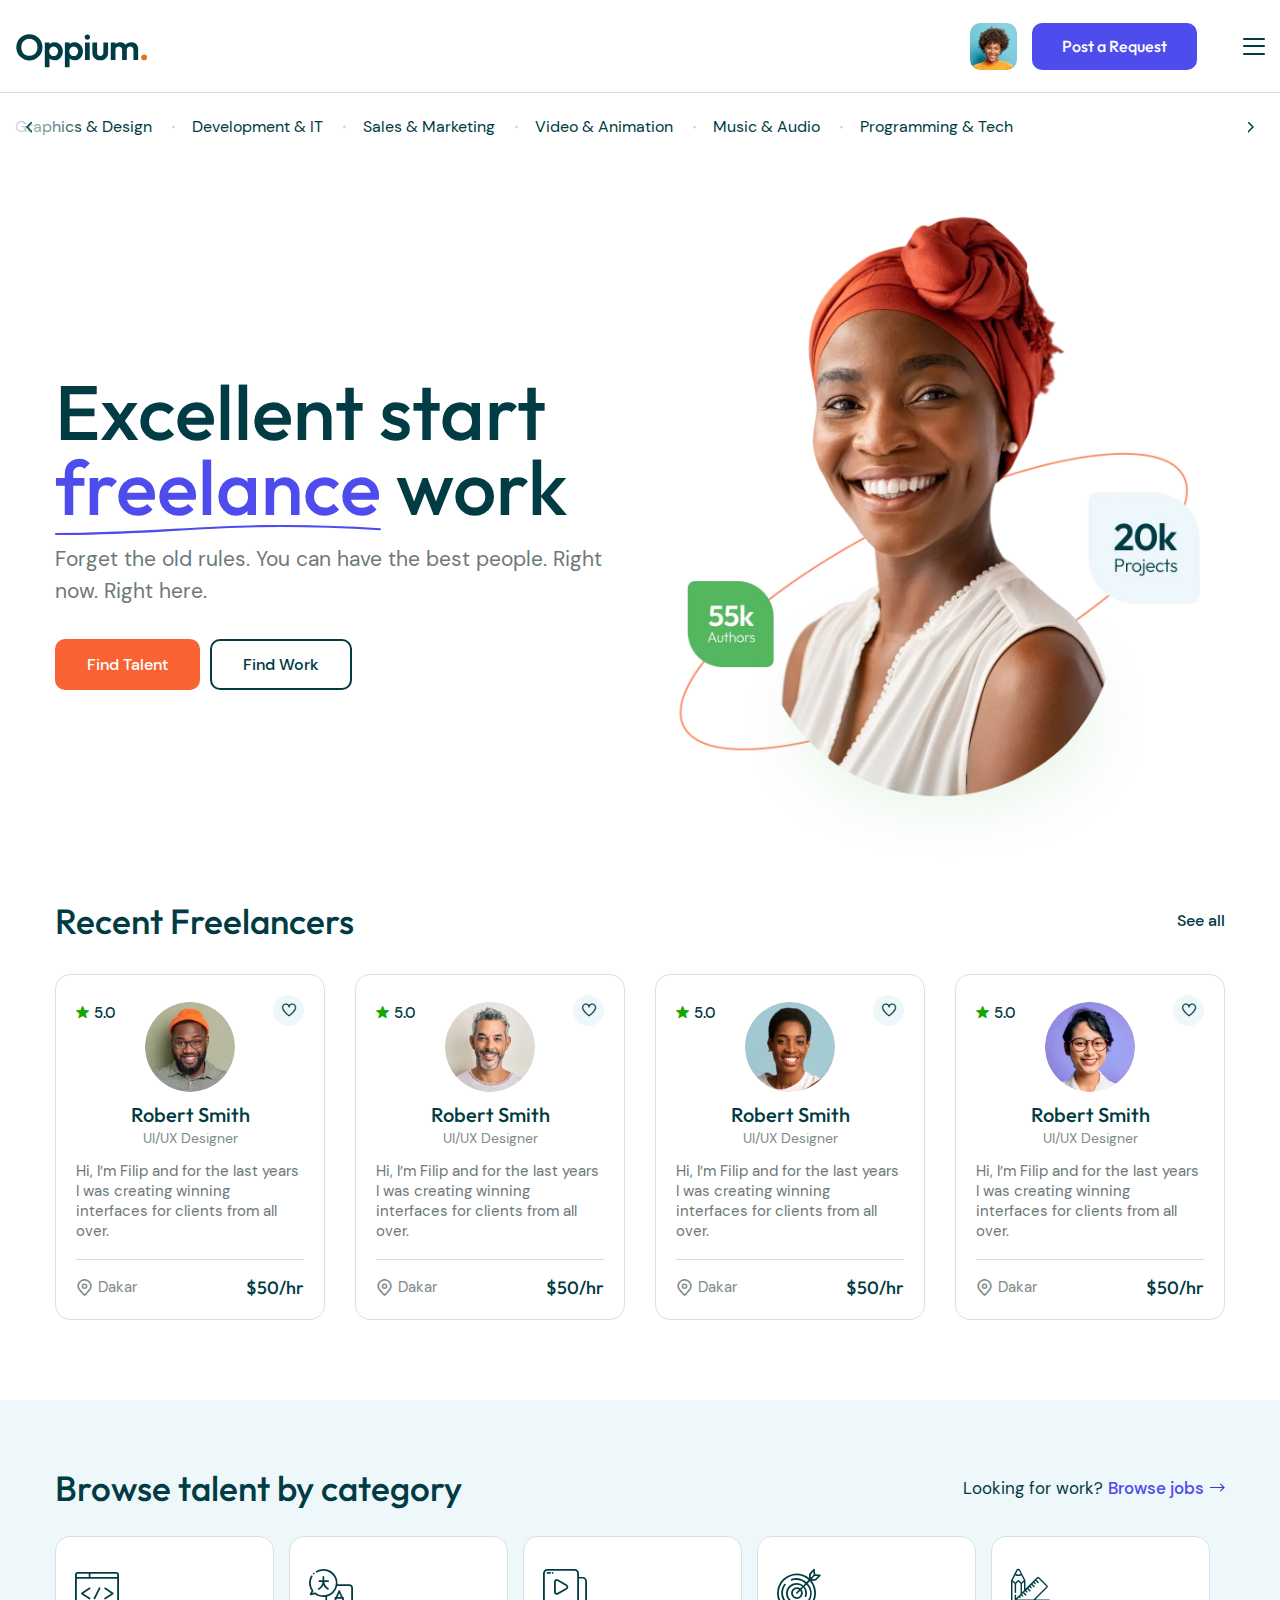
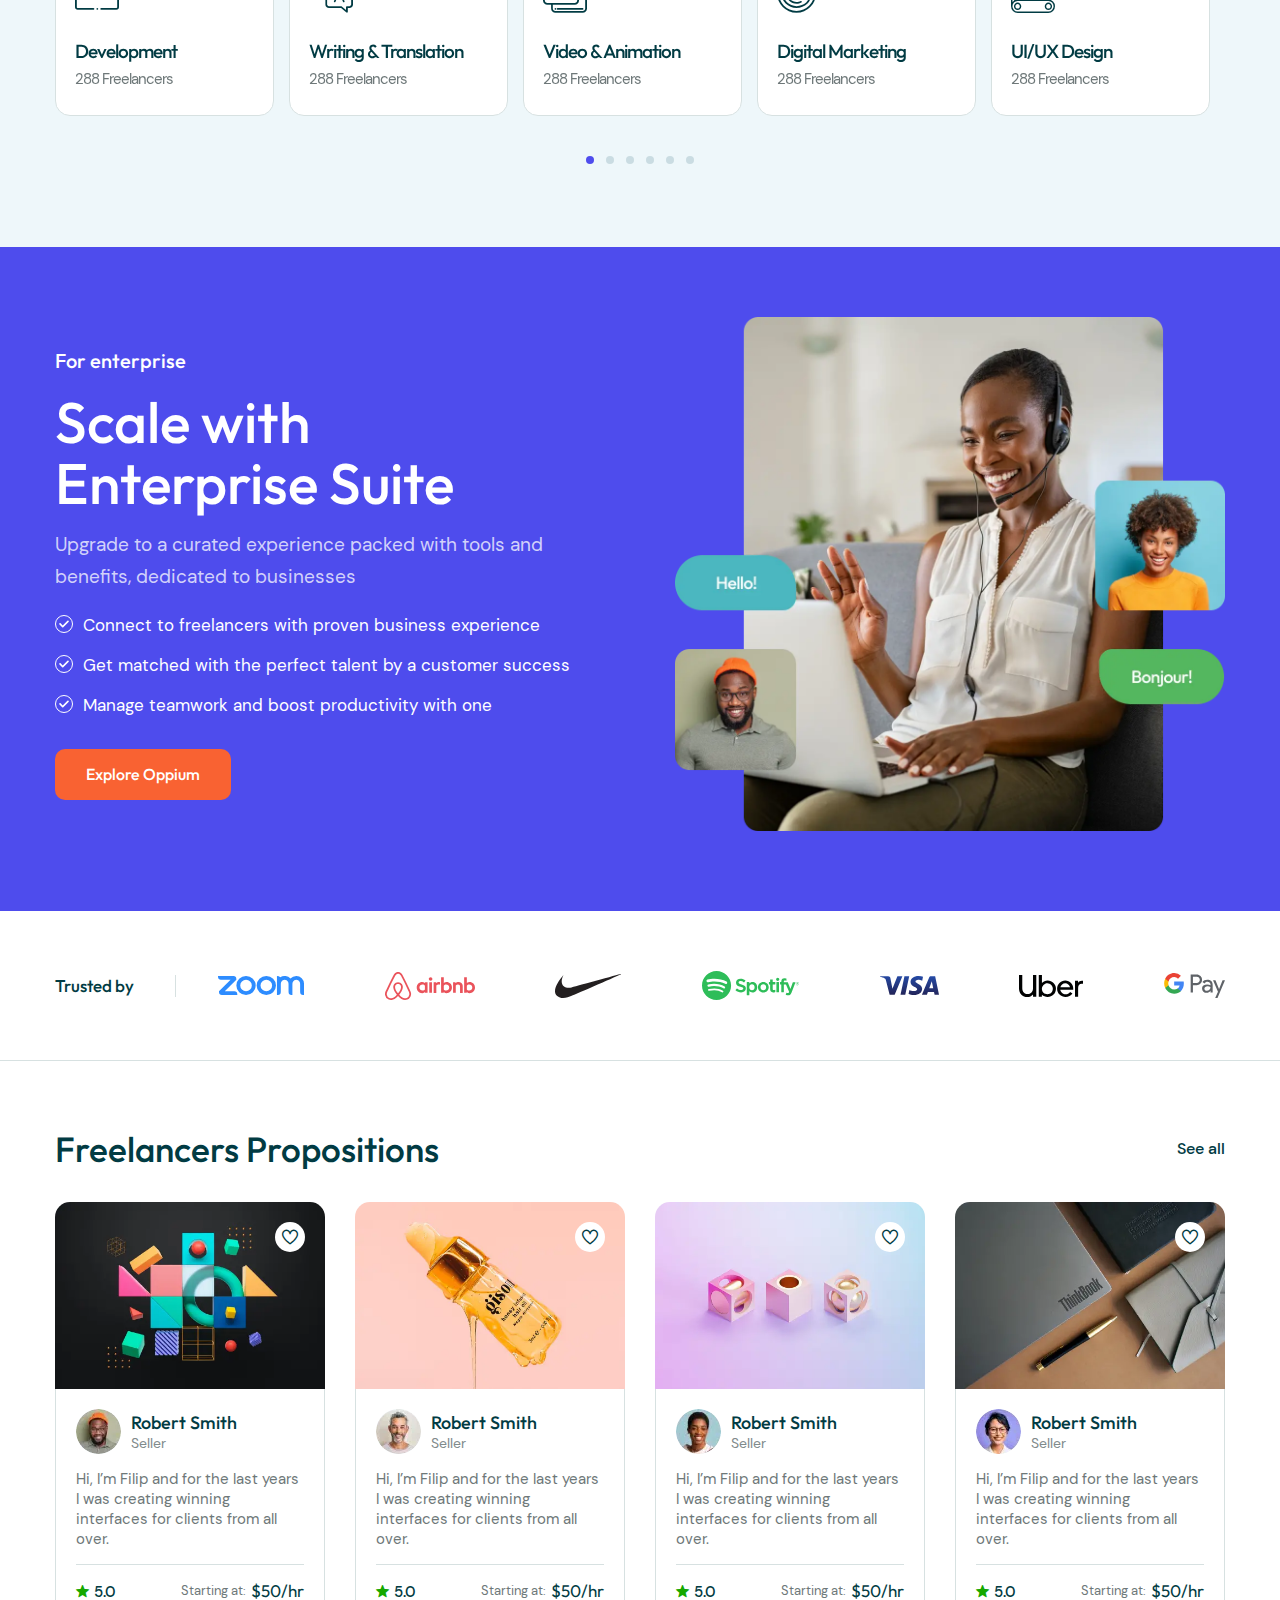
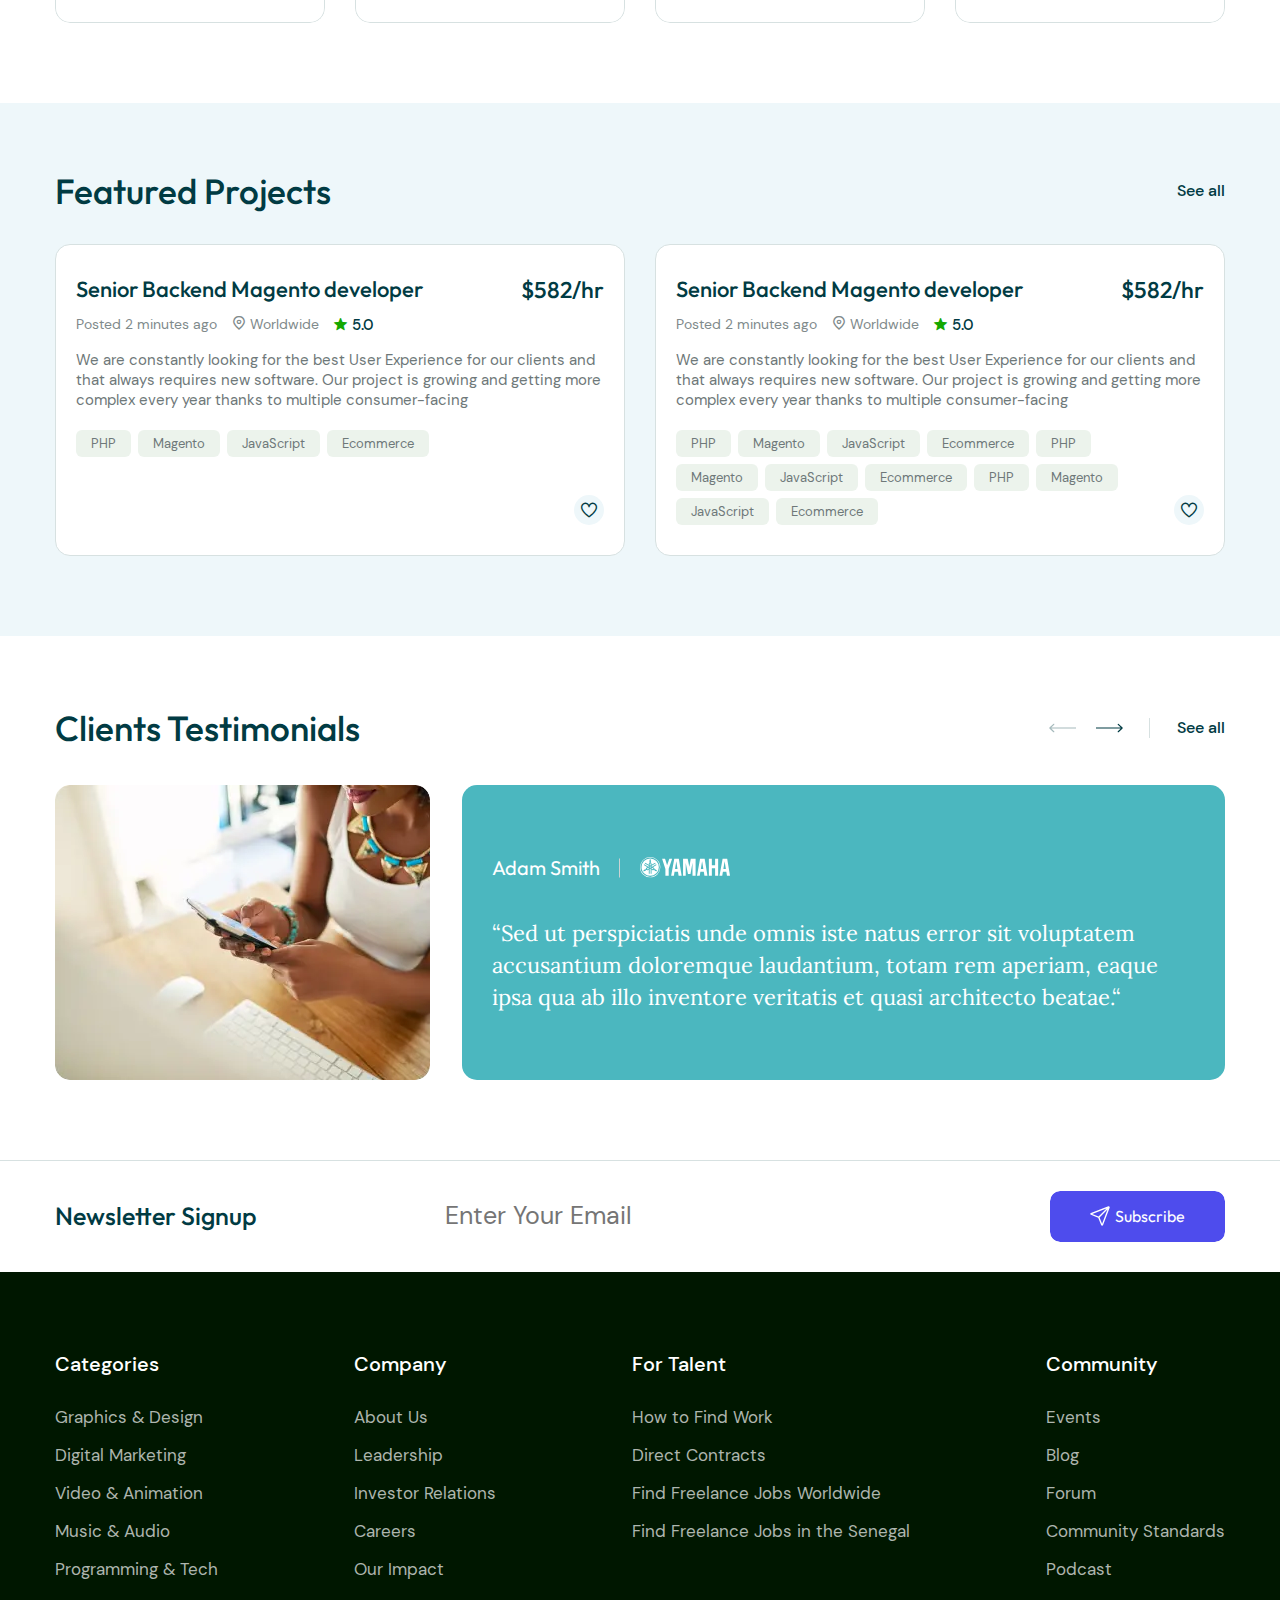
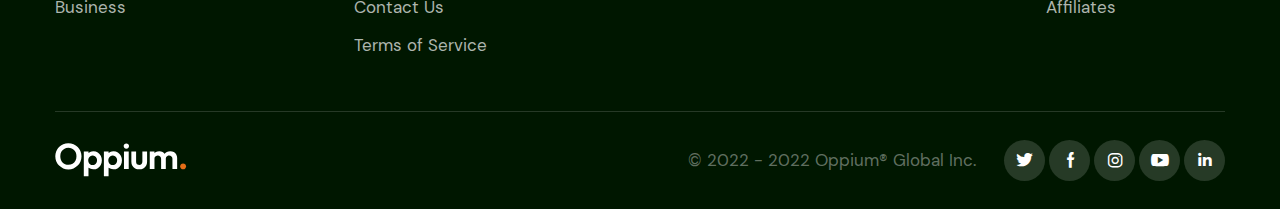
<file: index.html>
<!DOCTYPE html>
<html lang="en">

<head>
	<meta charset="UTF-8">
	<meta name="viewport" content="width=device-width, initial-scale=1.0, maximum-scale=1">
	<link rel="shortcut icon" href="#" type="image/x-icon">
	<meta http-equiv="X-UA-Compatible" content="ie=edge">
	<meta name="description" content="#">
	<title>Oppium - Main</title>
	<link rel="stylesheet" href="css/jQuery-ui.css">
<link rel="stylesheet" href="css/fancy.css">
<link rel="stylesheet" href="css/swiper.css">
<link rel="stylesheet" href="css/kalendae.css">
<link rel="stylesheet" href="css/plyr.css">
<link rel="stylesheet" href="css/icons-font.css">
<link rel="stylesheet" href="css/timepicker.css">
<link rel="stylesheet" href="css/simditor.css">
<link rel="stylesheet" href="css/style.css">
<link rel="stylesheet" href="css/responsive.css">
</head>

<body id="body">
	<div class="wrapper">
		<!-- Header -->
		<header class="header">
	<div class="container container--wide">
		<div class="header__inner df">
			<a class="header__logo" href="index.html">
				<img src="./img/logo-dark.svg" alt="Oppium">
			</a>
			<div class="header__inner-m">
				<nav class="header__nav">
					<ul class="df">
						<li><a href="#">Find Work</a></li>
						<li><a href="#">Hire Desigeners</a></li>
						<li><a href="#">Find Propositions</a></li>
					</ul>
				</nav>
				<div class="header__search global-search">
	<form class="df" action="#">
		<input type="text" placeholder="Search">
		<select class="custom-select">
			<option value="Jobs">Jobs</option>
			<option value="Option 1">Option 1</option>
			<option value="Option 2">Option 2</option>
			<option value="Option 3">Option 3</option>
			<option value="Option 4">Option 4</option>
		</select>
		<input type="submit" value="">
	</form>
</div>
				<div class="header__actions df">
					<a href="#">
						<i class="i-notification"></i>
					</a>
					<a href="#">
						<i class="i-envelope"></i>
					</a>
					<a href="#">
						<i class="i-heart"></i>
					</a>
				</div>
			</div>
			<div class="header__userbox">
				<!-- <div class="header__sign">
					<a class="modal-btn" href="#" data-id="sign-in">Sign In</a>
				</div>
				<div class="header__join">
					<a class="modal-btn" href="#" data-id="sign-up">
						Join
					</a>
				</div> -->
				<div class="header__user">
					<a class="header__user-btn popup-button" href="#">
						<img src="./img/users/user.webp" alt="User">
					</a>
					<div class="popup-global popup-triangle">
						<ul class="header__user-menu">
							<li>
								<a href="#">
									<i class="i-profile"></i>
									<span>Profile</span>
								</a>
							</li>
							<li> <a href="#">
									<i class="i-dashboard"></i>
									<span>Dashboard</span>
								</a></li>
							<li> <a href="#">
									<i class="i-settings"></i>
									<span>Settings</span>
								</a></li>
							<li> <a href="#">
									<i class="i-logout"></i>
									<span>Logout</span>
								</a></li>
						</ul>
					</div>
				</div>
				<div class="header__request header__request--purple">
					<a href="#">
						Post a Request
					</a>
				</div>
			</div>
			<!-- Card burger -->
<div class="burger">
	<div class="burger__toggle">
		<div class="burger__main">
			<span></span>
			<span></span>
			<span></span>
		</div>
		<div class="burger__cross">
			<span></span>
			<span></span>
		</div>
	</div>
</div><!-- Card burger -->
		</div>
	</div>
</header>

		<!-- Categories -->
		<div class="categories-wrap">
	<div class="categories">
		<div class="categories-wrap__arrow categories-wrap__arrow--left"></div>
		<div class="categories-wrap__arrow categories-wrap__arrow--right"></div>
		<div class="container container--wide">
			<ul>
				<li>
					<a href="#">Graphics &amp; Design </a>
				</li>
				<li>
					<a href="#">Development &amp; IT</a>
				</li>
				<li>
					<a href="#">Sales &amp; Marketing</a>
				</li>
				<li>
					<a href="#">Video &amp; Animation</a>
				</li>
				<li>
					<a href="#">Music &amp; Audio</a>
				</li>
				<li>
					<a href="#">Programming &amp; Tech</a>
				</li>
			</ul>
		</div>
	</div>
</div>

		<!-- Main -->
		<main class="main">

			<!-- Intro -->
			<div class="intro">
	<div class="container">
		<div class="intro__inner">
			<div class="intro__left">
				<h1 class="g-title">Excellent start <span>freelance</span> work</h1>
				<p>
					Forget the old rules. You can have the best people.
					Right now. Right here.
				</p>
				<div class="intro__buttons">
					<a href="#">Find Talent</a>
					<a href="#">Find Work</a>
				</div>
			</div>
			<div class="intro__right">
				<img src="./img/intro.webp" alt="Oppium">
			</div>
		</div>
	</div>
</div>

			<!--	Recent Freelancers -->
			<div class="grid-box g-padding g-padding--top">
				<div class="container">
					<div class="grid-box__inner">
						<div class="top-row">
							<h2 class="grid-box__title g-title g-title--h2">Recent Freelancers</h2>
							<a class="g-all" href="#">See all</a>
						</div>
						<div class="grid-box__content">
							<div class="freelancer">
								<div class="freelancer__top">
									<div class="rating">
										<i class="i-star"></i>
										<span>5.0</span>
									</div>
									<div class="g-user">
										<div class="g-user__avatar">
											<img src="./img/freelancers/1.webp" alt="Freelancer">
										</div>
										<div class="g-user__cont">
											<span class="g-user__name">Robert Smith</span>
											<span class="g-user__info">UI/UX Designer</span>
										</div>
									</div>
									<div class="save">
										<i class="i-heart"></i>
									</div>
								</div>
								<p class="freelancer__text">
									Hi, I&prime;m Filip and for the last years I was creating winning interfaces for
									clients from all over.
								</p>
								<div class="freelancer__bottom">
									<div>
										<i class="i-marker"></i>
										<span>Dakar</span>
									</div>
									<span class="freelancer__price">$50/hr</span>
								</div>
							</div>
							<div class="freelancer">
								<div class="freelancer__top">
									<div class="rating">
										<i class="i-star"></i>
										<span>5.0</span>
									</div>
									<div class="g-user">
										<div class="g-user__avatar">
											<img src="./img/freelancers/2.webp" alt="Freelancer">
										</div>
										<div class="g-user__cont">
											<span class="g-user__name">Robert Smith</span>
											<span class="g-user__info">UI/UX Designer</span>
										</div>
									</div>
									<div class="save">
										<i class="i-heart"></i>
									</div>
								</div>
								<p class="freelancer__text">
									Hi, I&prime;m Filip and for the last years I was creating winning interfaces for
									clients from all over.
								</p>
								<div class="freelancer__bottom">
									<div>
										<i class="i-marker"></i>
										<span>Dakar</span>
									</div>
									<span class="freelancer__price">$50/hr</span>
								</div>
							</div>
							<div class="freelancer">
								<div class="freelancer__top">
									<div class="rating">
										<i class="i-star"></i>
										<span>5.0</span>
									</div>
									<div class="g-user">
										<div class="g-user__avatar">
											<img src="./img/freelancers/3.webp" alt="Freelancer">
										</div>
										<div class="g-user__cont">
											<span class="g-user__name">Robert Smith</span>
											<span class="g-user__info">UI/UX Designer</span>
										</div>
									</div>
									<div class="save">
										<i class="i-heart"></i>
									</div>
								</div>
								<p class="freelancer__text">
									Hi, I&prime;m Filip and for the last years I was creating winning interfaces for
									clients from all over.
								</p>
								<div class="freelancer__bottom">
									<div>
										<i class="i-marker"></i>
										<span>Dakar</span>
									</div>
									<span class="freelancer__price">$50/hr</span>
								</div>
							</div>
							<div class="freelancer">
								<div class="freelancer__top">
									<div class="rating">
										<i class="i-star"></i>
										<span>5.0</span>
									</div>
									<div class="g-user">
										<div class="g-user__avatar">
											<img src="./img/freelancers/4.webp" alt="Freelancer">
										</div>
										<div class="g-user__cont">
											<span class="g-user__name">Robert Smith</span>
											<span class="g-user__info">UI/UX Designer</span>
										</div>
									</div>
									<div class="save">
										<i class="i-heart"></i>
									</div>
								</div>
								<p class="freelancer__text">
									Hi, I&prime;m Filip and for the last years I was creating winning interfaces for
									clients from all over.
								</p>
								<div class="freelancer__bottom">
									<div>
										<i class="i-marker"></i>
										<span>Dakar</span>
									</div>
									<span class="freelancer__price">$50/hr</span>
								</div>
							</div>
						</div>
					</div>
				</div>
			</div>

			<!-- Category slider -->
			<div class="category-slider blue-bg g-padding">
	<div class="container">
		<div class="category-slider__inner">
			<div class="category-slider__top top-row">
				<h2 class="g-title g-title--h2">
					Browse talent by category
				</h2>
				<a href="#">
					Looking for work? <span>Browse jobs</span>
				</a>
			</div>

			<div class="swiper" id="category-slider">
				<div class="swiper-wrapper">
					<div class="swiper-slide">
						<div class="category-box">
							<a href="#">
								<div class="category-box__img">
									<i class="i-development"></i>
								</div>
								<h3 class="g-title">Development</h3>
								<p>288 Freelancers</p>
							</a>
						</div>
					</div>
					<div class="swiper-slide">
						<div class="category-box">
							<a href="#">
								<div class="category-box__img">
									<i class="i-translation"></i>
								</div>
								<h3 class="g-title">Writing &amp; Translation</h3>
								<p>288 Freelancers</p>
							</a>
						</div>
					</div>
					<div class="swiper-slide">
						<div class="category-box">
							<a href="#">
								<div class="category-box__img">
									<i class="i-video"></i>
								</div>
								<h3 class="g-title">Video &amp; Animation</h3>
								<p>288 Freelancers</p>
							</a>
						</div>
					</div>
					<div class="swiper-slide">
						<div class="category-box">
							<a href="#">
								<div class="category-box__img">
									<i class="i-marketing"></i>
								</div>
								<h3 class="g-title">Digital Marketing</h3>
								<p>288 Freelancers</p>
							</a>
						</div>
					</div>
					<div class="swiper-slide">
						<div class="category-box">
							<a href="#">
								<div class="category-box__img">
									<i class="i-design"></i>
								</div>
								<h3 class="g-title">UI/UX Design</h3>
								<p>288 Freelancers</p>
							</a>
						</div>
					</div>
					<div class="swiper-slide">
						<div class="category-box">
							<a href="#">
								<div class="category-box__img">
									<i class="i-voice"></i>
								</div>
								<h3 class="g-title">Music &amp; Audio</h3>
								<p>288 Freelancers</p>
							</a>
						</div>
					</div>
				</div>
				<div class="swiper-pagination"></div>
			</div>
		</div>
	</div>
</div>

			<!-- Enterprise -->
			<div class="enterprise g-padding">
	<div class="container">
		<div class="enterprise__inner">
			<div class="enterprise__left">
				<span class="enterprise__pretitle">For enterprise</span>
				<h1 class="enterprise__title">
					Scale with Enterprise Suite
				</h1>
				<p class="enterprise__text">
					Upgrade to a curated experience packed with tools and benefits, dedicated to businesses
				</p>
				<ul class="enterprise__list">
					<li>
						Connect to freelancers with proven business experience
					</li>
					<li>
						Get matched with the perfect talent by a customer success
					</li>
					<li>
						Manage teamwork and boost productivity with one
					</li>
				</ul>
				<div class="enterprise__btn">
					<a href="#">Explore Oppium</a>
				</div>
			</div>
			<div class="enterprise__right">
				<img src="./img/enterprise.webp" alt="Enterprise">
			</div>
		</div>
	</div>
</div>

			<!--	Trusted -->
			<div class="trusted">
	<div class="container">
		<div class="trusted__inner">
			<h3>Trusted by</h3>
			<ul>
				<li>
					<a href="#">
						<img src="./img/trusted/zoom.svg" alt="Zoom">
					</a>
				</li>
				<li>
					<a href="#">
						<img src="./img/trusted/airbnb.svg" alt="Airbnb">
					</a>
				</li>
				<li>
					<a href="#">
						<img src="./img/trusted/nike.svg" alt="Nike">
					</a>
				</li>
				<li>
					<a href="#">
						<img src="./img/trusted/spotify.svg" alt="Spotify">
					</a>
				</li>
				<li>
					<a href="#">
						<img src="./img/trusted/visa.svg" alt="Visa">
					</a>
				</li>
				<li>
					<a href="#">
						<img src="./img/trusted/uber.svg" alt="Uber">
					</a>
				</li>
				<li>
					<a href="#">
						<img src="./img/trusted/gpay.svg" alt="GPay">
					</a>
				</li>
			</ul>
		</div>
	</div>
</div>

			<!-- Freelancers Propositions -->
			<div class="grid-box g-padding">
				<div class="container">
					<div class="grid-box__inner">
						<div class="top-row">
							<h2 class="grid-box__title g-title g-title--h2">Freelancers Propositions</h2>
							<a class="g-all" href="#">See all</a>
						</div>
						<div class="grid-box__content">
							<div class="g-prop">
								<div class="save">
									<i class="i-heart"></i>
								</div>
								<div class="g-prop__img">
									<img src="./img/propopsitions/1.webp" alt="Prop">
								</div>
								<div class="g-prop__inner">
									<div class="g-prop__user">
										<div class="g-user">
											<div class="g-user__avatar">
												<img src="./img/users/1.webp" alt="User">
											</div>
											<div class="g-user__cont">
												<span class="g-user__name">Robert Smith</span>
												<span class="g-user__info">Seller</span>
											</div>
										</div>
									</div>
									<p class="g-prop__text">
										Hi, I&rsquo;m Filip and for the last years I was creating winning
										interfaces for clients from all over.
									</p>
									<div class="g-prop__info">
										<div class="rating">
											<i class="i-star"></i>
											<span>5.0</span>
										</div>
										<div class="g-prop__price">
											<span>Starting at:</span>
											<span>$50/hr</span>
										</div>
									</div>
								</div>
							</div>
							<div class="g-prop">
								<div class="save">
									<i class="i-heart"></i>
								</div>
								<div class="g-prop__img">
									<img src="./img/propopsitions/2.webp" alt="Prop">
								</div>
								<div class="g-prop__inner">
									<div class="g-prop__user">
										<div class="g-user">
											<div class="g-user__avatar">
												<img src="./img/users/2.webp" alt="User">
											</div>
											<div class="g-user__cont">
												<span class="g-user__name">Robert Smith</span>
												<span class="g-user__info">Seller</span>
											</div>
										</div>
									</div>
									<p class="g-prop__text">
										Hi, I&rsquo;m Filip and for the last years I was creating winning
										interfaces for clients from all over.
									</p>
									<div class="g-prop__info">
										<div class="rating">
											<i class="i-star"></i>
											<span>5.0</span>
										</div>
										<div class="g-prop__price">
											<span>Starting at:</span>
											<span>$50/hr</span>
										</div>
									</div>
								</div>
							</div>
							<div class="g-prop">
								<div class="save">
									<i class="i-heart"></i>
								</div>
								<div class="g-prop__img">
									<img src="./img/propopsitions/3.webp" alt="Prop">
								</div>
								<div class="g-prop__inner">
									<div class="g-prop__user">
										<div class="g-user">
											<div class="g-user__avatar">
												<img src="./img/users/3.webp" alt="User">
											</div>
											<div class="g-user__cont">
												<span class="g-user__name">Robert Smith</span>
												<span class="g-user__info">Seller</span>
											</div>
										</div>
									</div>
									<p class="g-prop__text">
										Hi, I&rsquo;m Filip and for the last years I was creating winning
										interfaces for clients from all over.
									</p>
									<div class="g-prop__info">
										<div class="rating">
											<i class="i-star"></i>
											<span>5.0</span>
										</div>
										<div class="g-prop__price">
											<span>Starting at:</span>
											<span>$50/hr</span>
										</div>
									</div>
								</div>
							</div>
							<div class="g-prop">
								<div class="save">
									<i class="i-heart"></i>
								</div>
								<div class="g-prop__img">
									<img src="./img/propopsitions/4.webp" alt="Prop">
								</div>
								<div class="g-prop__inner">
									<div class="g-prop__user">
										<div class="g-user">
											<div class="g-user__avatar">
												<img src="./img/users/4.webp" alt="User">
											</div>
											<div class="g-user__cont">
												<span class="g-user__name">Robert Smith</span>
												<span class="g-user__info">Seller</span>
											</div>
										</div>
									</div>
									<p class="g-prop__text">
										Hi, I&rsquo;m Filip and for the last years I was creating winning
										interfaces for clients from all over.
									</p>
									<div class="g-prop__info">
										<div class="rating">
											<i class="i-star"></i>
											<span>5.0</span>
										</div>
										<div class="g-prop__price">
											<span>Starting at:</span>
											<span>$50/hr</span>
										</div>
									</div>
								</div>
							</div>
						</div>
					</div>
				</div>
			</div>

			<!--	Featured -->
			<div class="featured g-padding blue-bg">
	<div class="container">
		<div class="top-row">
			<h2 class="g-title g-title--h2">
				Featured Projects
			</h2>
			<a class="g-all" href="#">See all</a>
		</div>
		<div class="featured__inner">
			<div class="project">
				<div class="save">
					<i class="i-heart"></i>
				</div>
				<div class="project__top">
					<p>
						Senior Backend Magento developer
					</p>
					<span>
						$582/hr
					</span>
				</div>
				<div class="project__info">
					<span>Posted 2 minutes ago</span>
					<div>
						<i class="i-marker"></i>
						<span>Worldwide</span>
					</div>
					<div class="rating">
						<i class="i-star"></i>
						<span>5.0</span>
					</div>
				</div>
				<p class="project__text">
					We are constantly looking for the best User Experience for our clients and that always requires new
					software. Our
					project is growing and getting more complex every year thanks to multiple consumer-facing
				</p>
				<div class="tags">
					<a href="#">PHP</a>
					<a href="#">Magento</a>
					<a href="#">JavaScript</a>
					<a href="#">Ecommerce</a>
				</div>
			</div>
			<div class="project">
				<div class="save">
					<i class="i-heart"></i>
				</div>
				<div class="project__top">
					<p>
						Senior Backend Magento developer
					</p>
					<span>
						$582/hr
					</span>
				</div>
				<div class="project__info">
					<span>Posted 2 minutes ago</span>
					<div>
						<i class="i-marker"></i>
						<span>Worldwide</span>
					</div>
					<div class="rating">
						<i class="i-star"></i>
						<span>5.0</span>
					</div>
				</div>
				<p class="project__text">
					We are constantly looking for the best User Experience for our clients and that always requires new
					software. Our
					project is growing and getting more complex every year thanks to multiple consumer-facing
				</p>
				<div class="tags">
					<a href="#">PHP</a>
					<a href="#">Magento</a>
					<a href="#">JavaScript</a>
					<a href="#">Ecommerce</a>
					<a href="#">PHP</a>
					<a href="#">Magento</a>
					<a href="#">JavaScript</a>
					<a href="#">Ecommerce</a>
					<a href="#">PHP</a>
					<a href="#">Magento</a>
					<a href="#">JavaScript</a>
					<a href="#">Ecommerce</a>
				</div>
			</div>
		</div>
	</div>
</div>

			<!--	Clients Testimonials -->
			<div class="g-slider g-padding">
				<div class="container">
					<div class="g-slider__inner">
						<div class="top-row">
							<h2 class="g-title g-title--h2">Clients Testimonials</h2>
							<div class="g-slider__buttons">
								<div class="swiper-button-prev swiper-button-prev3"></div>
								<div class="swiper-button-next swiper-button-next3"></div>
							</div>
							<a class="g-all" href="#">See all</a>
						</div>
						<div class="swiper" id="g-slider__row">
							<div class="swiper-wrapper">
								<div class="swiper-slide">
									<div class="g-slider__row-item">
										<div class="g-slider__row-img">
											<img src="./img/testimonials/1.webp" alt="Testimonials">
										</div>
										<div class="g-slider__row-content">
											<div class="g-slider__row-info">
												<span>Adam Smith</span>
												<div>
													<img src="./img/company/yamaha.svg" alt="Yamaha">
												</div>
											</div>
											<div class="g-slider__row-text">
												&ldquo;Sed ut perspiciatis unde omnis iste natus error sit voluptatem
												accusantium doloremque laudantium, totam rem aperiam,
												eaque ipsa qua ab illo inventore veritatis et quasi architecto
												beatae.&ldquo;
											</div>
										</div>
									</div>
								</div>
								<div class="swiper-slide">
									<div class="g-slider__row-item">
										<div class="g-slider__row-img">
											<img src="./img/testimonials/1.webp" alt="Testimonials">
										</div>
										<div class="g-slider__row-content">
											<div class="g-slider__row-info">
												<span>Adam Smith</span>
												<div>
													<img src="./img/company/yamaha.svg" alt="Yamaha">
												</div>
											</div>
											<div class="g-slider__row-text">
												&ldquo;Sed ut perspiciatis unde omnis iste natus error sit voluptatem
												accusantium doloremque laudantium, totam rem aperiam,
												eaque ipsa qua ab illo inventore veritatis et quasi architecto
												beatae.&ldquo;
											</div>
										</div>
									</div>
								</div>
							</div>
						</div>
					</div>
				</div>
			</div>

		</main>

		<!--	Newsletter-->
		<div class="newsletter">
	<div class="container">
		<div class="newsletter__inner">
			<h4 class="g-title">
				Newsletter Signup
			</h4>
			<form action="#">
				<input type="email" placeholder="Enter Your Email" required>
				<input type="submit" value="Subscribe">
			</form>
		</div>
	</div>
</div>

		<!--	Footer-->
		<footer class="footer">
	<div class="container">
		<div class="footer__inner">
			<div class="footer__top">
				<div class="footer__item">
					<h5 class="footer__item-title">Categories</h5>
					<ul class="footer__item-list">
						<li>
							<a href="#">Graphics &amp; Design</a>
						</li>
						<li>
							<a href="#">Digital Marketing</a>
						</li>
						<li>
							<a href="#">Video &amp; Animation</a>
						</li>
						<li>
							<a href="#">Music &amp; Audio</a>
						</li>
						<li>
							<a href="#">Programming &amp; Tech</a>
						</li>
						<li>
							<a href="#">Business</a>
						</li>
					</ul>
				</div>
				<div class="footer__item">
					<h5 class="footer__item-title">Company</h5>
					<ul class="footer__item-list">
						<li>
							<a href="#">About Us</a>
						</li>
						<li>
							<a href="#">Leadership</a>
						</li>
						<li>
							<a href="#">Investor Relations</a>
						</li>
						<li>
							<a href="#">Careers</a>
						</li>
						<li>
							<a href="#">Our Impact</a>
						</li>
						<li>
							<a href="#">Contact Us</a>
						</li>
						<li>
							<a href="#">Terms of Service</a>
						</li>
					</ul>
				</div>
				<div class="footer__item">
					<h5 class="footer__item-title">For Talent</h5>
					<ul class="footer__item-list">
						<li>
							<a href="#">How to Find Work</a>
						</li>
						<li>
							<a href="#">Direct Contracts</a>
						</li>
						<li>
							<a href="#">Find Freelance Jobs Worldwide</a>
						</li>
						<li>
							<a href="#">Find Freelance Jobs in the Senegal</a>
						</li>
					</ul>
				</div>
				<div class="footer__item">
					<h5 class="footer__item-title">Community</h5>
					<ul class="footer__item-list">
						<li>
							<a href="#">Events</a>
						</li>
						<li>
							<a href="#">Blog</a>
						</li>
						<li>
							<a href="#">Forum</a>
						</li>
						<li>
							<a href="#">Community Standards</a>
						</li>
						<li>
							<a href="#">Podcast</a>
						</li>
						<li>
							<a href="#">Affiliates</a>
						</li>
					</ul>
				</div>
			</div>
			<div class="footer__bottom">
				<a href="index.html">
					<img src="./img/logo-light.svg" alt="Oppium">
				</a>
				<p class="footer__rights">
					&copy; 2022 - 2022 Oppium&reg; Global Inc.
				</p>
				<div class="footer__socials">
					<a href="#"> <i class="i-s-twitter"></i></a>
					<a href="#"><i class="i-s-facebook"></i></a>
					<a href="#"><i class="i-s-instagram"></i></a>
					<a href="#"><i class="i-s-youtube"></i></a>
					<a href="#"><i class="i-s-linkedin"></i></a>
				</div>
			</div>
		</div>
	</div>
</footer>

		<!-- Modal  sign-in-->
<div class="modal" data-id="#sign-in">
	<h2 class="modal__title g-title g-title--h2">
		Sign In To Oppium
	</h2>
	<form action="#">
		<input class="modal__email text-input input-global" type="email" placeholder="Email Address" required="">
		<span class="password-input__wrap">
			<input class="modal__password password-input input-global" type="password" placeholder="Password"
				required="">
			<span class="password-input__show-btn is-hidden">
				<i class="password-input__show-icon i-visible"></i>
				<i class="password-input__show-icon i-not-visible is-hidden"></i>
			</span>
		</span>
		<div class="modal__remember">
			<label class="check-input">
				<input class="check-input__check" type="checkbox">
				<span class="check-input__style"></span>
				Remember Me
			</label>
			<a href="#">Forgot your password?</a>
		</div>
		<input class="modal__btn form__button" type="submit" value="Sign In">
	</form>
	<span class="modal__or">or continue with</span>
	<div class="modal__social">
		<a href="#"></a>
		<a href="#"></a>
		<a href="#"></a>
	</div>
	<div class="modal__bottom">
		<a class="modal-btn" href="#" data-id="sign-up">Not a member yet? <span>Join now</span></a>
	</div>
</div>

		<!-- Modal  sign-up-->
<div class="modal" data-id="#sign-up">
	<h2 class="modal__title g-title g-title--h2">
		Sign Up To Oppium
	</h2>
	<form action="#">
		<input class="modal__email text-input input-global" type="email" placeholder="Email Address" required="">
		<span class="password-input__wrap">
			<input class="modal__password password-input input-global" type="password" placeholder="Password"
				required="">
			<span class="password-input__show-btn is-hidden">
				<i class="password-input__show-icon i-visible"></i>
				<i class="password-input__show-icon i-not-visible is-hidden"></i>
			</span>
		</span>
		<span class="password-input__wrap">
			<input class="modal__password password-input input-global" type="password" placeholder="Confirm Password"
				required="">
			<span class="password-input__show-btn is-hidden">
				<i class="password-input__show-icon i-visible"></i>
				<i class="password-input__show-icon i-not-visible is-hidden"></i>
			</span>
		</span>
		<input class="modal__btn form__button" type="submit" value="Sign Up">
	</form>
	<span class="modal__or">or continue with</span>
	<div class="modal__social">
		<a href="#"></a>
		<a href="#"></a>
		<a href="#"></a>
	</div>
	<div class="modal__bottom">
		<a class="modal-btn" href="#" data-id="sign-in">Already a member? <span>Sign In</span></a>
	</div>
</div>

		<!-- Overlay -->
		<div class="overlay"></div>
	</div>
	<script src="js/jquery-3.6.0.min.js"></script>
<script src="js/jquery.ui.touch-punch.min.js"></script>
<script src="js/jQuery-ui.js"></script>
<script src="js/fancy.js"></script>
<script src="js/kalendae.standalone.js"></script>
<script src="js/plyr.js"></script>
<script src="js/swiper.js"></script>
<script src="js/timepicker.js"></script>

<script src="js/module.js"></script>
<script src="js/hotkeys.js"></script>
<script src="js/uploader.js"></script>
<script src="js/simditor.js"></script>

<script src="js/main.js"></script>
</body>

</html>
</file>
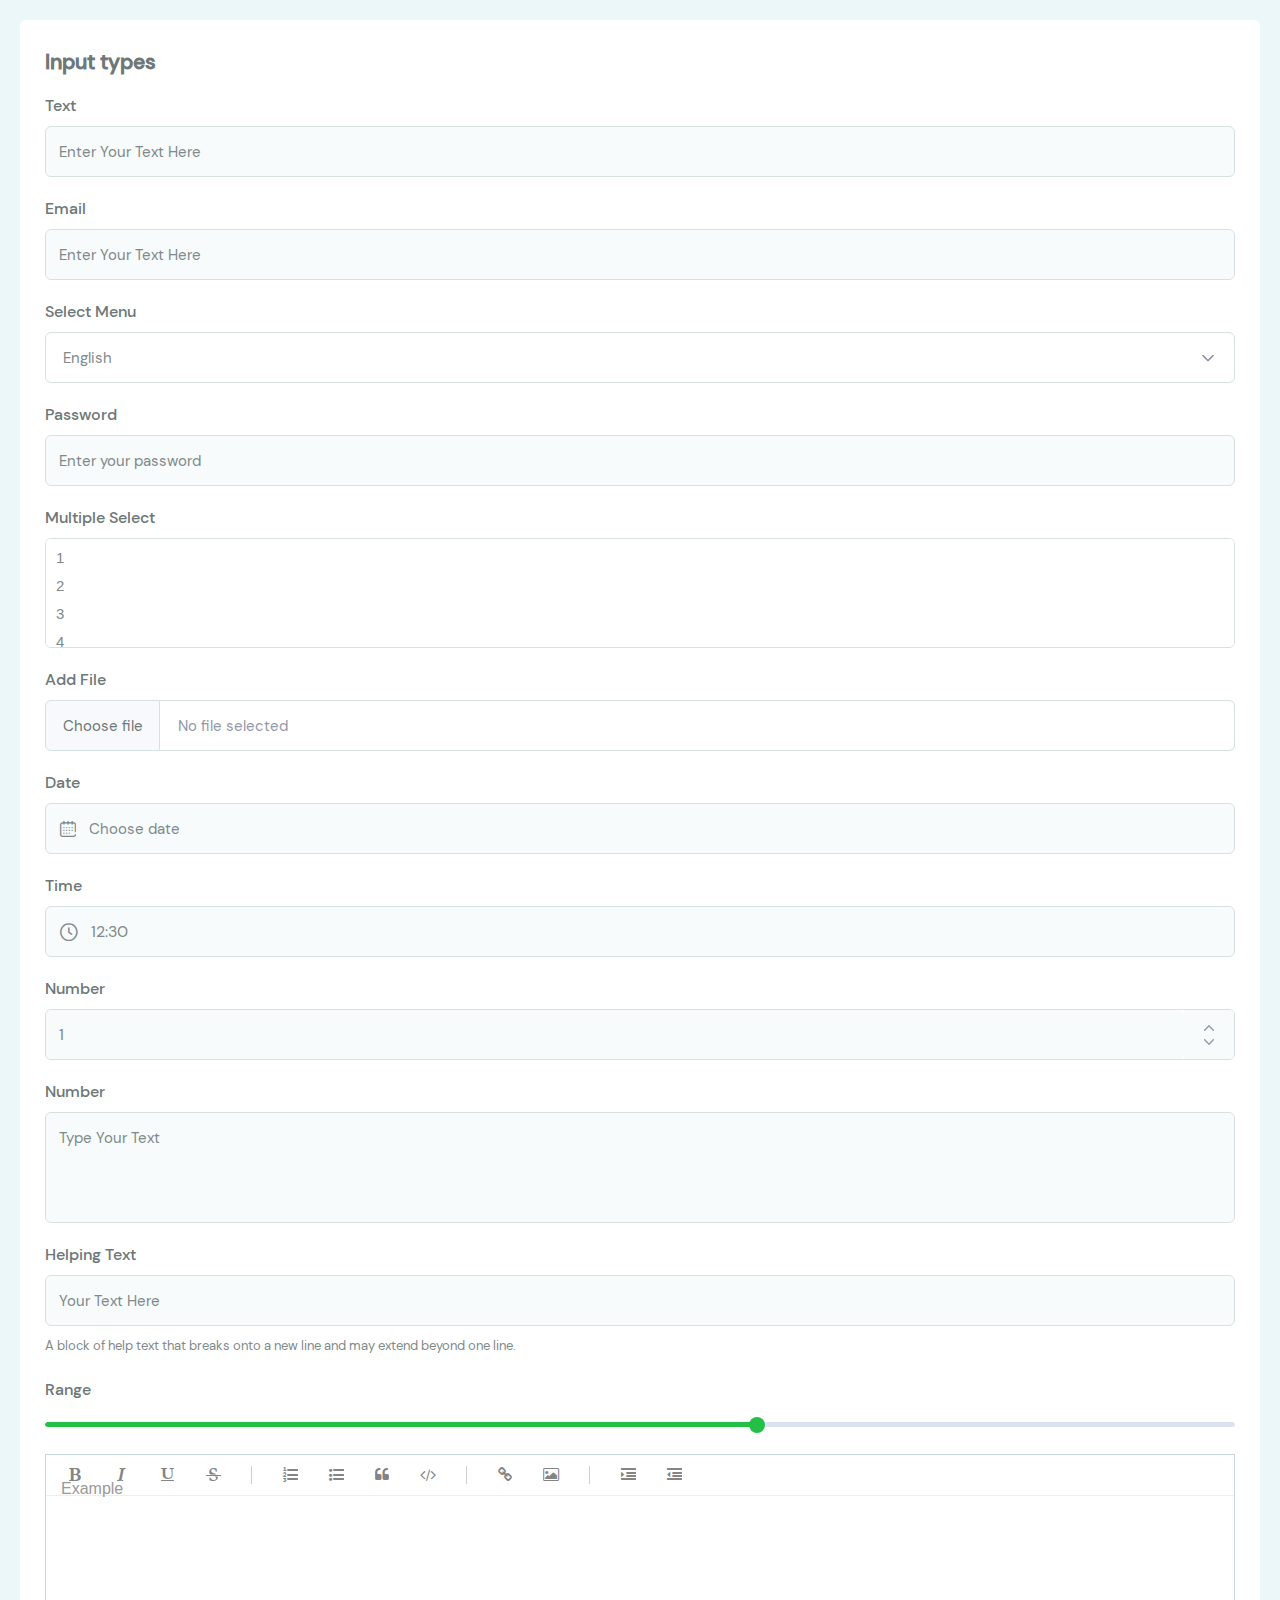
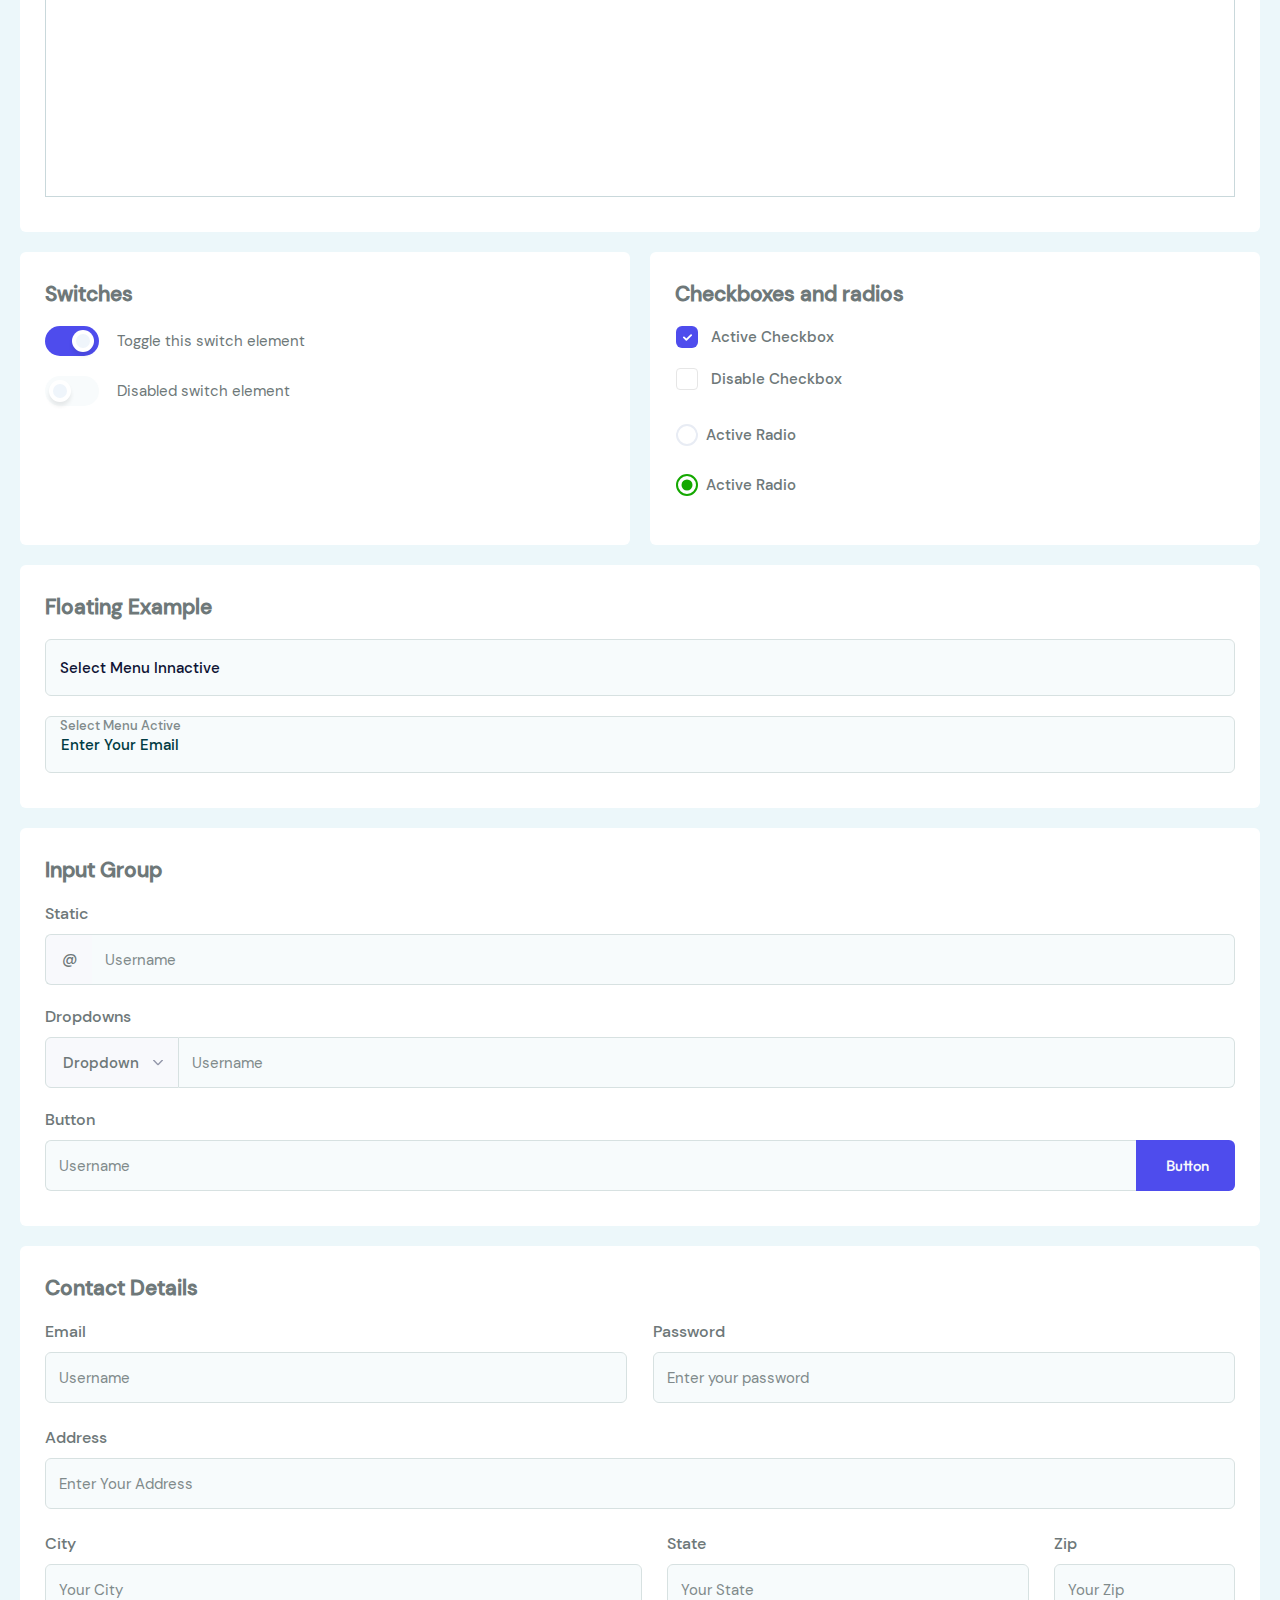
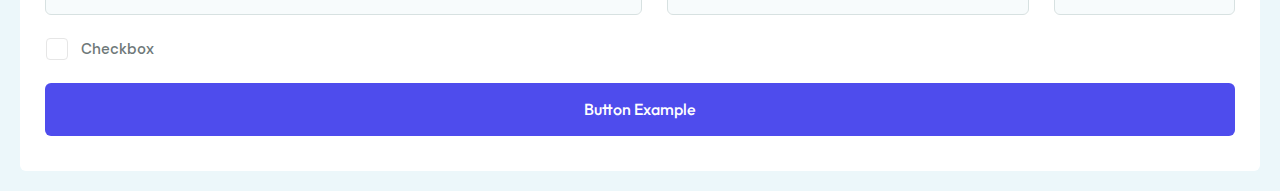
<file: elements.html>
<!DOCTYPE html>
<html lang="en">

<head>
	<meta charset="UTF-8">
	<meta name="viewport" content="width=device-width, initial-scale=1.0, maximum-scale=1">
	<link rel="shortcut icon" href="#" type="image/x-icon">
	<meta http-equiv="X-UA-Compatible" content="ie=edge">
	<meta name="description" content="#">
	<title>Oppium - Elements</title>
	<link rel="stylesheet" href="css/jQuery-ui.css">
<link rel="stylesheet" href="css/fancy.css">
<link rel="stylesheet" href="css/swiper.css">
<link rel="stylesheet" href="css/kalendae.css">
<link rel="stylesheet" href="css/plyr.css">
<link rel="stylesheet" href="css/icons-font.css">
<link rel="stylesheet" href="css/timepicker.css">
<link rel="stylesheet" href="css/simditor.css">
<link rel="stylesheet" href="css/style.css">
<link rel="stylesheet" href="css/responsive.css">
</head>

<body>

	<div class="main-container">
		<!-- columns__wrap -->
		<div class="columns__wrap" style="padding: 20px; background-color: #ECF7FA;">
			<!-- columns__wrap-container two-columns -->
			<div class="elements columns__wrap-container two-columns"
				style="display: grid; grid-template: 1fr / 1fr 1fr; gap: 20px;">

				<!-- Wrapper block -->
				<div class="global-box df-column df">

					<h3 class="box-title">
						Input types
					</h3>

					<!-- Text input -->
<label class="input-wrap">
	Text
	<input class="text-input input-global" type="text" placeholder="Enter Your Text Here" required>
</label>

					<!-- Email input -->
<label class="input-wrap">
	Email
	<input class="text-input input-global" type="text" placeholder="Enter Your Text Here" required>
</label>

					<div class="input-wrap">
						Select Menu
						<!-- Select menu -->
<select class="custom-select">
	<option value="English">English</option>
	<option value="Arabic">Arabic</option>
	<option value="Russian">Russian</option>
	<option value="Espanol">Espanol</option>
	<option value="German">German</option>
	<option value="Greek">Greek</option>
</select>
					</div>

					<label class="input-wrap">
	Password

	<!-- Password field -->
	<span class="password-input__wrap">
		<input class="password-input input-global" type="password" placeholder="Enter your password" required>
		<span class="password-input__show-btn is-hidden">
			<i class="password-input__show-icon i-visible"></i>
			<i class="password-input__show-icon i-not-visible is-hidden"></i>
		</span>
	</span>

</label>

					<label class="input-wrap">
						Multiple Select
						<!-- Multiple Select -->
<select class="select-multiple" multiple>
	<option value="">1</option>
	<option value="">2</option>
	<option value="">3</option>
	<option value="">4</option>
	<option value="">5</option>
	<option value="">6</option>
	<option value="">7</option>
</select>
					</label>

					<label class="input-wrap">
						Add File
						<!-- Add File input -->
<span class="file-input">
	<input type="file" class="file-input__input" multiple>
	<span class="file file-input__wrapper">
		<span class="file-input__button">Choose file</span>
		<span class="file-input__text">No file selected</span>
	</span>
</span>
					</label>

					<label class="input-wrap">
						Date
						<!-- Date input -->
<span class="date-input__wrap">
	<i class="i-calendar"></i>
	<input type="text" class="auto-kal input-global" data-kal="closeOnSelection: true,format: 'ddd, D MMM'" readonly=""
		placeholder="Choose date">
</span>
					</label>

					<label class="input-wrap">
						Time
						<!-- Time input -->
<span class="time-input__wrap">
	<i class="i-clock"></i>
	<input type="text" class="bs-timepicker input-global" value="12:30" />
</span>
					</label>

					<label class="input-wrap">
						Number
						<!-- Number input -->
<span class="quantity number-input">
	<input class="input-global" type="number" min="1" step="1" value="1">
</span>
					</label>

					<label class="input-wrap">
						Number
						<!-- Text area -->
<textarea class="textarea-box input-global" placeholder="Type Your Text"></textarea>
					</label>


					<label class="input-wrap">
						Helping Text
						<!-- Helping text input -->
<span class="helping-text">
	<input class="input-global" type="text" placeholder="Your Text Here" required>
	<span class="helping-text__info">A block of help text that breaks onto a new line and
		may
		extend beyond one
		line.</span>
</span>
					</label>

					<label class="input-wrap">
						Range
						<!-- Range input -->
<span class="input-range">
	<input type="range" min="0" max="100" value="60" name="range" step="1" />
</span>
					</label>

					<textarea class="semditor-textarea" id="editor" placeholder="Example"></textarea>

				</div><!-- Wrapper block -->

				<!-- Wrapper block -->
				<div class="df-column df">

					<!-- Checkbox & radio templates -->
					<div class="template-box" style="display: flex; gap: 20px; width: 100%;">

						<!-- Switches box -->
						<div class="df-column df global-box" style="width: 100%;">
							<h3 class="box-title">
								Switches
							</h3>

							<div class="switch-input__wrap">
								<!-- Switch button -->
<label class="switch-input">
	<input class="switch-input__checkbox" type="checkbox" checked>
	<span class="switch-input__slider"></span>
</label>
								<span>Toggle this switch element</span>
							</div>

							<div class="switch-input__wrap">
								<label class="switch-input">
									<input class="switch-input__checkbox" type="checkbox" disabled>
									<span class="switch-input__slider"></span>
								</label>
								<span>Disabled switch element</span>
							</div>
						</div>

						<!-- Checkboxes and radio templates -->
						<div class="df-column df global-box" style="width: 100%;">

							<h3 class="box-title">
								Checkboxes and radios
							</h3>

							<span>
								<!-- Checkbox -->
<label class="check-input">
	<input class="check-input__check" type="checkbox" checked>
	<span class="check-input__style"></span>
	Active Checkbox
</label>
							</span>

							<span>
								<!-- Checkbox -->
								<label class="check-input">
									<input class="check-input__check" type="checkbox">
									<span class="check-input__style"></span>
									Disable Checkbox
								</label>
							</span>

							<span>
								<!-- Radio button -->
<label class="radio-input">
	<input name="rd" class="radio-input__radio" type="radio" checked>
	<span class="radio-input__style"></span>
	Active Radio
</label>
								<!-- Radio button -->
<label class="radio-input">
	<input name="rd" class="radio-input__radio" type="radio" checked>
	<span class="radio-input__style"></span>
	Active Radio
</label>
							</span>

						</div>
					</div><!-- Checkbox & radio templates -->

					<!-- Floating inputs templates -->
					<div class="df-column df global-box">
						<h3 class="box-title">
							Floating Example
						</h3>

						<!-- Floating input -->
<span class="floating-input">
	<input class="input-global" type="text" placeholder="Your Full Name" required>
	<label>Select Menu Innactive</label>
</span>

						<!-- Floating input -->
						<span class="floating-input">
							<input class="input-global" type="text" placeholder="Your Full Name"
								value="Enter Your Email" required>
							<label>Select Menu Active</label>
						</span>

					</div><!-- Floating inputs templates -->

					<!-- Input Group templates -->
					<div class="df-column df global-box">
						<h3 class="box-title">
							Input Group
						</h3>

						<!-- Static input -->
<label class="input-wrap">
	Static
	<span class="static-input">
		<span>@</span>
		<input class="input-global" type="text" placeholder="Username">
	</span>
</label>
						<!-- Dropdown input -->
<div class="input-wrap">
	Dropdowns
	<div class="dropdown-input">
		<span class="dropdown-input__button">Dropdown</span>
		<input class="input-global" type="text" placeholder="Username">
		<div class="dropdown-input__popup">
			<ul>
				<li>
					<a href="#">Action 1</a>
				</li>
				<li>
					<a href="#">Action 2</a>
				</li>
				<li>
					<a href="#">Action 3</a>
				</li>
			</ul>
		</div>
	</div>
</div>
						<!-- Button & input -->
<span class="input-wrap">
	Button
	<span class="button-input">
		<input class="input-global" type="text" placeholder="Username">
		<button class="button-input__button">Button</button>
	</span>
</span>

					</div><!-- Input Group templates -->

					<!-- Contact details template -->
					<div class="df-column df global-box">
						<h3 class="box-title">
							Contact Details
						</h3>

						<!-- Form -->
<form class="form" action="#">
	<div class="form__top">
		<!-- Email input -->
		<label class="input-wrap">
			Email
			<input class="text-input input-global" type="text" placeholder="Username" required>
		</label>
		<!-- Password field -->
		<label class="input-wrap">
			Password
			<span class="password-input__wrap">
				<input class="password-input input-global" type="password" placeholder="Enter your password" required>
				<span class="password-input__show-btn is-hidden">
					<i class="password-input__show-icon --ic-visible"></i>
					<i class="password-input__show-icon --ic-not-visible is-hidden"></i>
				</span>
			</span>
		</label>
	</div>
	<!-- Text input -->
	<label class="input-wrap">
		Address
		<input class="text-input input-global" type="text" placeholder="Enter Your Address" required>
	</label>
	<div class="form__bottom">
		<label class="input-wrap">
			City
			<input class="text-input input-global" type="text" placeholder="Your City" required>
		</label>
		<label class="input-wrap">
			State
			<input class="text-input input-global" type="text" placeholder="Your State" required>
		</label>
		<label class="input-wrap">
			Zip
			<input class="text-input input-global" type="text" placeholder="Your Zip" required>
		</label>
	</div>
	<label class="check-input">
		<input class="check-input__check" type="checkbox">
		<span class="check-input__style"></span>
		Checkbox
	</label>
	<input class="form__button" type="submit" value="Button Example">
</form>

					</div><!-- Contact details template -->
				</div><!-- Wrapper block -->
			</div><!-- columns__wrap-container two-columns -->
		</div><!-- .columns__wrap -->
	</div><!-- .main-container -->

	<script src="js/jquery-3.6.0.min.js"></script>
<script src="js/jquery.ui.touch-punch.min.js"></script>
<script src="js/jQuery-ui.js"></script>
<script src="js/fancy.js"></script>
<script src="js/kalendae.standalone.js"></script>
<script src="js/plyr.js"></script>
<script src="js/swiper.js"></script>
<script src="js/timepicker.js"></script>

<script src="js/module.js"></script>
<script src="js/hotkeys.js"></script>
<script src="js/uploader.js"></script>
<script src="js/simditor.js"></script>

<script src="js/main.js"></script>
</body>

</html>
</file>
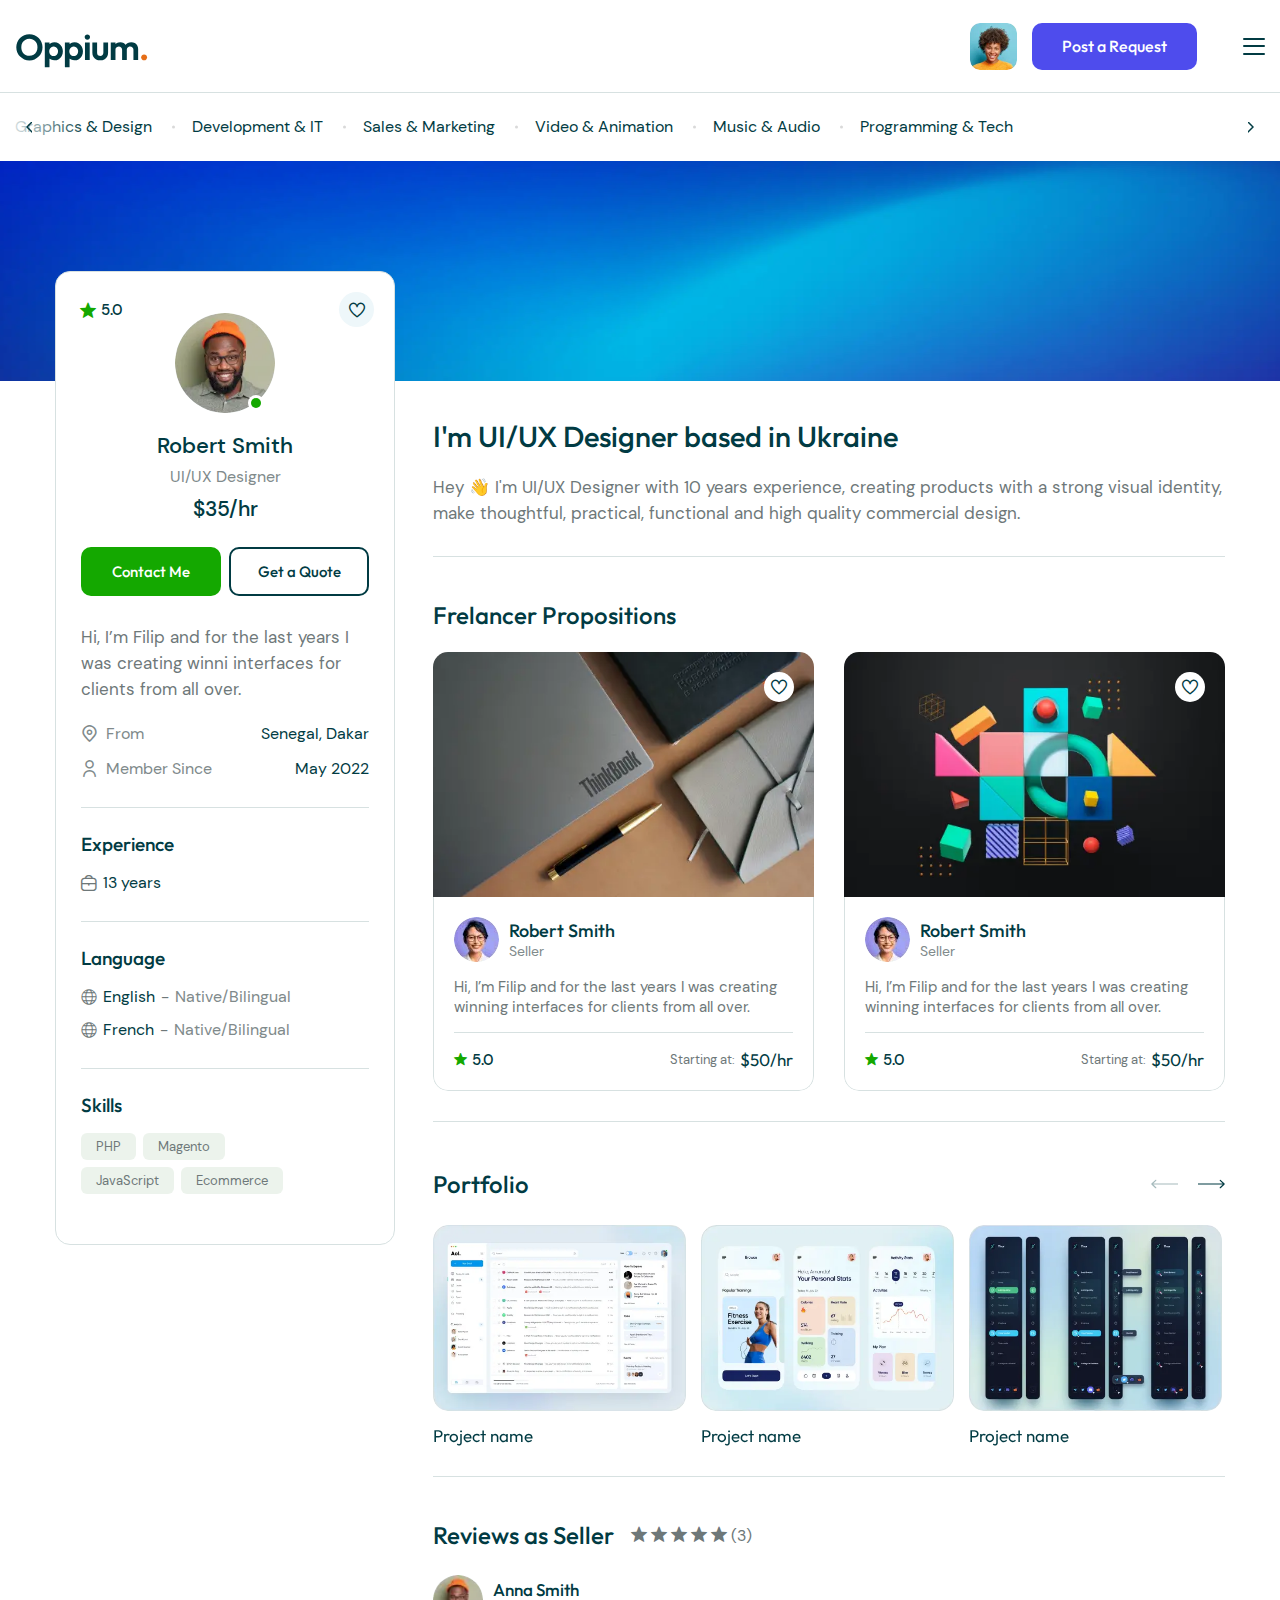
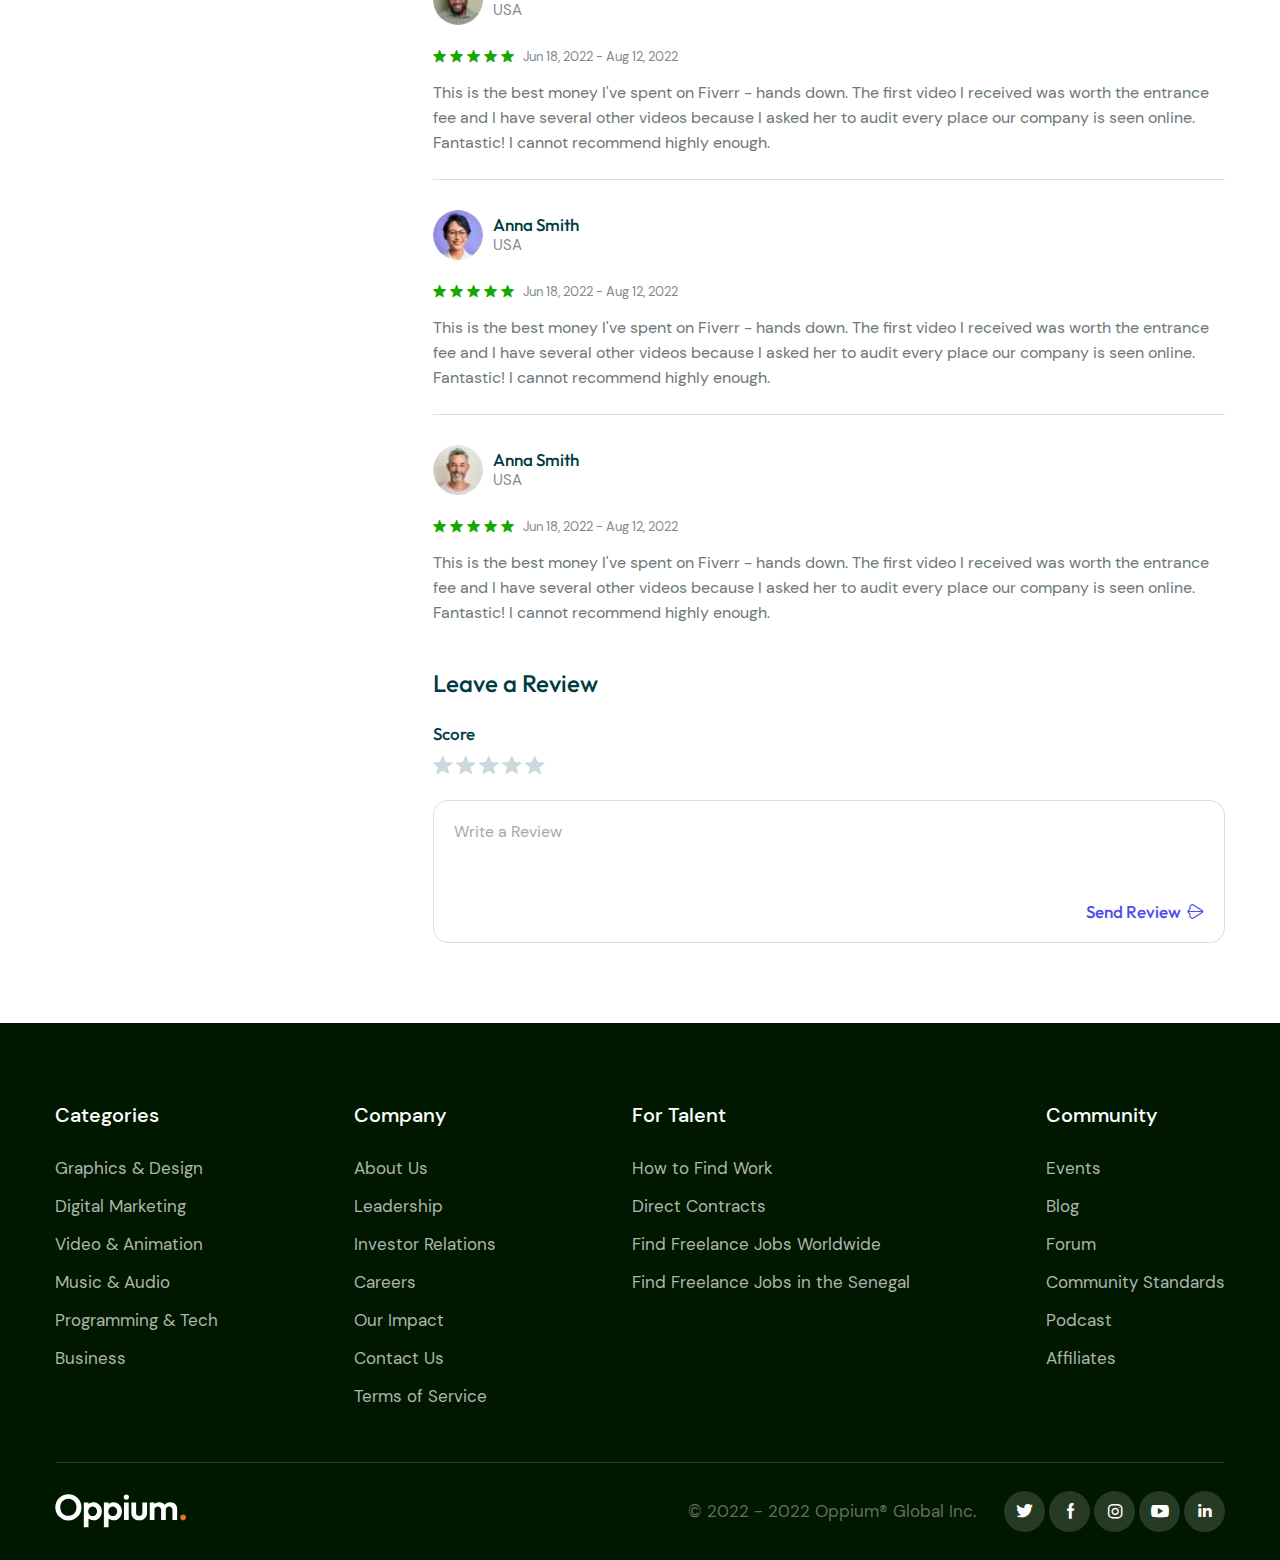
<file: freelancer-a.html>
<!DOCTYPE html>
<html lang="en">

<head>
	<meta charset="UTF-8">
	<meta name="viewport" content="width=device-width, initial-scale=1.0, maximum-scale=1">
	<link rel="shortcut icon" href="#" type="image/x-icon">
	<meta http-equiv="X-UA-Compatible" content="ie=edge">
	<meta name="description" content="#">
	<title>Oppium - Freelancer</title>
	<link rel="stylesheet" href="css/jQuery-ui.css">
<link rel="stylesheet" href="css/fancy.css">
<link rel="stylesheet" href="css/swiper.css">
<link rel="stylesheet" href="css/kalendae.css">
<link rel="stylesheet" href="css/plyr.css">
<link rel="stylesheet" href="css/icons-font.css">
<link rel="stylesheet" href="css/timepicker.css">
<link rel="stylesheet" href="css/simditor.css">
<link rel="stylesheet" href="css/style.css">
<link rel="stylesheet" href="css/responsive.css">
</head>

<body id="body">
	<div class="wrapper">
		<!-- Header -->
		<header class="header">
	<div class="container container--wide">
		<div class="header__inner df">
			<a class="header__logo" href="index.html">
				<img src="./img/logo-dark.svg" alt="Oppium">
			</a>
			<div class="header__inner-m">
				<nav class="header__nav">
					<ul class="df">
						<li><a href="#">Find Work</a></li>
						<li><a href="#">Hire Desigeners</a></li>
						<li><a href="#">Find Propositions</a></li>
					</ul>
				</nav>
				<div class="header__search global-search">
	<form class="df" action="#">
		<input type="text" placeholder="Search">
		<select class="custom-select">
			<option value="Jobs">Jobs</option>
			<option value="Option 1">Option 1</option>
			<option value="Option 2">Option 2</option>
			<option value="Option 3">Option 3</option>
			<option value="Option 4">Option 4</option>
		</select>
		<input type="submit" value="">
	</form>
</div>
				<div class="header__actions df">
					<a href="#">
						<i class="i-notification"></i>
					</a>
					<a href="#">
						<i class="i-envelope"></i>
					</a>
					<a href="#">
						<i class="i-heart"></i>
					</a>
				</div>
			</div>
			<div class="header__userbox">
				<!-- <div class="header__sign">
					<a class="modal-btn" href="#" data-id="sign-in">Sign In</a>
				</div>
				<div class="header__join">
					<a class="modal-btn" href="#" data-id="sign-up">
						Join
					</a>
				</div> -->
				<div class="header__user">
					<a class="header__user-btn popup-button" href="#">
						<img src="./img/users/user.webp" alt="User">
					</a>
					<div class="popup-global popup-triangle">
						<ul class="header__user-menu">
							<li>
								<a href="#">
									<i class="i-profile"></i>
									<span>Profile</span>
								</a>
							</li>
							<li> <a href="#">
									<i class="i-dashboard"></i>
									<span>Dashboard</span>
								</a></li>
							<li> <a href="#">
									<i class="i-settings"></i>
									<span>Settings</span>
								</a></li>
							<li> <a href="#">
									<i class="i-logout"></i>
									<span>Logout</span>
								</a></li>
						</ul>
					</div>
				</div>
				<div class="header__request header__request--purple">
					<a href="#">
						Post a Request
					</a>
				</div>
			</div>
			<!-- Card burger -->
<div class="burger">
	<div class="burger__toggle">
		<div class="burger__main">
			<span></span>
			<span></span>
			<span></span>
		</div>
		<div class="burger__cross">
			<span></span>
			<span></span>
		</div>
	</div>
</div><!-- Card burger -->
		</div>
	</div>
</header>

		<!-- Categories -->
		<div class="categories-wrap">
	<div class="categories">
		<div class="categories-wrap__arrow categories-wrap__arrow--left"></div>
		<div class="categories-wrap__arrow categories-wrap__arrow--right"></div>
		<div class="container container--wide">
			<ul>
				<li>
					<a href="#">Graphics &amp; Design </a>
				</li>
				<li>
					<a href="#">Development &amp; IT</a>
				</li>
				<li>
					<a href="#">Sales &amp; Marketing</a>
				</li>
				<li>
					<a href="#">Video &amp; Animation</a>
				</li>
				<li>
					<a href="#">Music &amp; Audio</a>
				</li>
				<li>
					<a href="#">Programming &amp; Tech</a>
				</li>
			</ul>
		</div>
	</div>
</div>

		<!-- Main -->
		<main class="main">
			<div class="freelancer-p-bg"></div>
			<div class="container">
				<div class="columns g-padding g-padding--top columns--reverse freelancer-p">
					<div class="columns__left">
						<div class="freelancer-p__aside df df-c freelancer-a__aside">
							<div class="rating">
								<i class="i-star"></i>
								<span>5.0</span>
							</div>
							<div class="save">
								<i class="i-heart"></i>
							</div>
							<div class="freelancer-p__top">
								<div class="g-user g-user--status is-online">
									<div class="g-user__avatar">
										<img src="./img/freelancers/1.webp" alt="Freelancer">
									</div>
									<span class="freelancer-p__name">Robert Smith</span>
									<span class="freelancer-p__profession">UI/UX Designer</span>
									<span class="freelancer-p__price">$35/hr</span>
								</div>
							</div>
							<div class="freelancer-p__buttons">
								<a href="#">
									Contact Me
								</a>
								<a href="#">
									Get a Quote
								</a>
							</div>
							<div class="freelancer-p__about freelancer-p__box">
								<p class="freelancer-p__about-text">
									Hi, I’m Filip and for the last years I was creating winni interfaces for clients
									from
									all over.
								</p>
								<div class="freelancer-p__about-from">
									<span>
										<i class="i-marker"></i>
										From
									</span>
									<span>
										Senegal, Dakar
									</span>
								</div>
								<div class="freelancer-p__about-member">
									<span>
										<i class="i-member"></i>
										Member Since
									</span>
									<span>
										May 2022
									</span>
								</div>
							</div>
							<div class="freelancer-p__experience freelancer-p__box">
								<h4 class="g-title">Experience</h4>
								<div class="freelancer-p__box-item">
									<i class="i-case"></i>
									<span>13 years</span>
								</div>
							</div>
							<div class="freelancer-p__lang freelancer-p__box">
								<h4 class="g-title">Language</h4>
								<div class="freelancer-p__box-item">
									<i class="i-website"></i>
									<span>English</span>
									-
									<span class="freelancer-p__lang-info">Native/Bilingual</span>
								</div>
								<div class="freelancer-p__box-item">
									<i class="i-website"></i>
									<span>French</span>
									-
									<span class="freelancer-p__lang-info">Native/Bilingual</span>
								</div>
							</div>
							<div class="freelancer-p__skills freelancer-p__box">
								<h4 class="g-title">Skills</h4>
								<div class="freelancer-p__box-item">
									<div class="tags">
										<a href="#">PHP</a>
										<a href="#">Magento</a>
										<a href="#">JavaScript</a>
										<a href="#">Ecommerce</a>
									</div>
								</div>
							</div>
						</div>
					</div>
					<div class="columns__right">
						<div class="freelancer-p__main-top freelancer-p__main-box">
							<h2 class="g-title g-title--h2">
								I'm UI/UX Designer based in Ukraine
							</h2>
							<p>
								Hey 👋 I'm UI/UX Designer with 10 years experience, creating products with a strong
								visual identity, make thoughtful,
								practical, functional and high quality commercial design.
							</p>
						</div>
						<div class="freelancer-p__main-propositions freelancer-p__main-box">
							<h3 class="freelancer-p__main-title g-title">Frelancer Propositions</h3>
							<div class="freelancer-p__main-propositions-inner">
								<div class="g-prop">
									<div class="save">
										<i class="i-heart"></i>
									</div>
									<div class="g-prop__img">
										<img src="./img/propopsitions/4.webp" alt="Prop">
									</div>
									<div class="g-prop__inner">
										<div class="g-prop__user">
											<div class="g-user">
												<div class="g-user__avatar">
													<img src="./img/users/4.webp" alt="User">
												</div>
												<div class="g-user__cont">
													<span class="g-user__name">Robert Smith</span>
													<span class="g-user__info">Seller</span>
												</div>
											</div>
										</div>
										<p class="g-prop__text">
											Hi, I’m Filip and for the last years I was creating winning
											interfaces for clients from all over.
										</p>
										<div class="g-prop__info">
											<div class="rating">
												<i class="i-star"></i>
												<span>5.0</span>
											</div>
											<div class="g-prop__price">
												<span>Starting at:</span>
												<span>$50/hr</span>
											</div>
										</div>
									</div>
								</div>
								<div class="g-prop">
									<div class="save">
										<i class="i-heart"></i>
									</div>
									<div class="g-prop__img">
										<img src="./img/propopsitions/1.webp" alt="Prop">
									</div>
									<div class="g-prop__inner">
										<div class="g-prop__user">
											<div class="g-user">
												<div class="g-user__avatar">
													<img src="./img/users/4.webp" alt="User">
												</div>
												<div class="g-user__cont">
													<span class="g-user__name">Robert Smith</span>
													<span class="g-user__info">Seller</span>
												</div>
											</div>
										</div>
										<p class="g-prop__text">
											Hi, I’m Filip and for the last years I was creating winning
											interfaces for clients from all over.
										</p>
										<div class="g-prop__info">
											<div class="rating">
												<i class="i-star"></i>
												<span>5.0</span>
											</div>
											<div class="g-prop__price">
												<span>Starting at:</span>
												<span>$50/hr</span>
											</div>
										</div>
									</div>
								</div>
							</div>
						</div>
						<div class="freelancer-p__main-portfolio freelancer-p__main-box">
							<div class="top-row">
								<h2 class="freelancer-p__main-title g-title">Portfolio</h2>
								<div class="g-slider__buttons">
									<div class="swiper-button-prev swiper-button-prev4"></div>
									<div class="swiper-button-next swiper-button-next4"></div>
								</div>
							</div>
							<div class="swiper" id="g-slider__grid4">
								<div class="swiper-wrapper">
									<div class="swiper-slide">
										<a href="" class="freelancer-p__main-portfolio-item">
											<img src="./img/freelancers/portfolio/1.webp" alt="Item">
											<h5 class="g-title">Project name</h5>
										</a>
									</div>
									<div class="swiper-slide">
										<a href="" class="freelancer-p__main-portfolio-item">
											<img src="./img/freelancers/portfolio/2.webp" alt="Item">
											<h5 class="g-title">Project name</h5>
										</a>
									</div>
									<div class="swiper-slide">
										<a href="" class="freelancer-p__main-portfolio-item">
											<img src="./img/freelancers/portfolio/3.webp" alt="Item">
											<h5 class="g-title">Project name</h5>
										</a>
									</div>
									<div class="swiper-slide">
										<a href="" class="freelancer-p__main-portfolio-item">
											<img src="./img/freelancers/portfolio/1.webp" alt="Item">
											<h5 class="g-title">Project name</h5>
										</a>
									</div>
								</div>
							</div>

						</div>
						<div class="freelancer-p__main-review">
							<div class="freelancer-p__main-review-top">
								<h2 class="freelancer-p__main-title g-title">Reviews as Seller</h2>
								<div class="freelancer-p__main-rating">
									<i class="i-star"></i>
									<i class="i-star"></i>
									<i class="i-star"></i>
									<i class="i-star"></i>
									<i class="i-star"></i>
									<span>(3)</span>
								</div>
							</div>
							<ul class="freelancer-p__main-review-list">
								<li class="freelancer-p__main-review-item">
									<div class="g-user">
										<div class="g-user__avatar">
											<img src="./img/users/1.webp" alt="User">
										</div>
										<div class="g-user__cont">
											<span class="g-user__name">Anna Smith</span>
											<span class="g-user__info">USA</span>
										</div>
									</div>
									<div class="freelancer-p__main-review-rating">
										<div>
											<i class="i-star"></i>
											<i class="i-star"></i>
											<i class="i-star"></i>
											<i class="i-star"></i>
											<i class="i-star"></i>
										</div>
										<div>
											<span>Jun 18, 2022</span>
											-
											<span>Aug 12, 2022</span>
										</div>
									</div>
									<p class="freelancer-p__main-review-text">
										This is the best money I've spent on Fiverr - hands down. The first video I
										received was worth the entrance fee and I
										have several other videos because I asked her to audit every place our company
										is seen online. Fantastic! I cannot
										recommend highly enough.
									</p>
								</li>
								<li class="freelancer-p__main-review-item">
									<div class="g-user">
										<div class="g-user__avatar">
											<img src="./img/users/4.webp" alt="User">
										</div>
										<div class="g-user__cont">
											<span class="g-user__name">Anna Smith</span>
											<span class="g-user__info">USA</span>
										</div>
									</div>
									<div class="freelancer-p__main-review-rating">
										<div>
											<i class="i-star"></i>
											<i class="i-star"></i>
											<i class="i-star"></i>
											<i class="i-star"></i>
											<i class="i-star"></i>
										</div>
										<div>
											<span>Jun 18, 2022</span>
											-
											<span>Aug 12, 2022</span>
										</div>
									</div>
									<p class="freelancer-p__main-review-text">
										This is the best money I've spent on Fiverr - hands down. The first video I
										received was worth the entrance fee and I
										have several other videos because I asked her to audit every place our company
										is seen online. Fantastic! I cannot
										recommend highly enough.
									</p>
								</li>
								<li class="freelancer-p__main-review-item">
									<div class="g-user">
										<div class="g-user__avatar">
											<img src="./img/users/2.webp" alt="User">
										</div>
										<div class="g-user__cont">
											<span class="g-user__name">Anna Smith</span>
											<span class="g-user__info">USA</span>
										</div>
									</div>
									<div class="freelancer-p__main-review-rating">
										<div>
											<i class="i-star"></i>
											<i class="i-star"></i>
											<i class="i-star"></i>
											<i class="i-star"></i>
											<i class="i-star"></i>
										</div>
										<div>
											<span>Jun 18, 2022</span>
											-
											<span>Aug 12, 2022</span>
										</div>
									</div>
									<p class="freelancer-p__main-review-text">
										This is the best money I've spent on Fiverr - hands down. The first video I
										received was worth the entrance fee and I
										have several other videos because I asked her to audit every place our company
										is seen online. Fantastic! I cannot
										recommend highly enough.
									</p>
								</li>
							</ul>
							<div class="review-form">
								<h2 class="review-form__title g-title">Leave a Review</h2>
								<form action="#">
									<h5 class="g-title">Score</h5>
									<div class="form-rating">
										<input type="radio" name="rating" id="rating-5">
										<label for="rating-5"></label>
										<input type="radio" name="rating" id="rating-4">
										<label for="rating-4"></label>
										<input type="radio" name="rating" id="rating-3">
										<label for="rating-3"></label>
										<input type="radio" name="rating" id="rating-2">
										<label for="rating-2"></label>
										<input type="radio" name="rating" id="rating-1">
										<label for="rating-1"></label>
									</div>
									<div class="review-form__textarea">
										<textarea placeholder="Write a Review"></textarea>
										<input type="submit" value="Send Review">
									</div>
								</form>
							</div>
						</div>
					</div>
				</div>
			</div>
	</div>

	</main>

	<!--	Footer-->
	<footer class="footer">
	<div class="container">
		<div class="footer__inner">
			<div class="footer__top">
				<div class="footer__item">
					<h5 class="footer__item-title">Categories</h5>
					<ul class="footer__item-list">
						<li>
							<a href="#">Graphics &amp; Design</a>
						</li>
						<li>
							<a href="#">Digital Marketing</a>
						</li>
						<li>
							<a href="#">Video &amp; Animation</a>
						</li>
						<li>
							<a href="#">Music &amp; Audio</a>
						</li>
						<li>
							<a href="#">Programming &amp; Tech</a>
						</li>
						<li>
							<a href="#">Business</a>
						</li>
					</ul>
				</div>
				<div class="footer__item">
					<h5 class="footer__item-title">Company</h5>
					<ul class="footer__item-list">
						<li>
							<a href="#">About Us</a>
						</li>
						<li>
							<a href="#">Leadership</a>
						</li>
						<li>
							<a href="#">Investor Relations</a>
						</li>
						<li>
							<a href="#">Careers</a>
						</li>
						<li>
							<a href="#">Our Impact</a>
						</li>
						<li>
							<a href="#">Contact Us</a>
						</li>
						<li>
							<a href="#">Terms of Service</a>
						</li>
					</ul>
				</div>
				<div class="footer__item">
					<h5 class="footer__item-title">For Talent</h5>
					<ul class="footer__item-list">
						<li>
							<a href="#">How to Find Work</a>
						</li>
						<li>
							<a href="#">Direct Contracts</a>
						</li>
						<li>
							<a href="#">Find Freelance Jobs Worldwide</a>
						</li>
						<li>
							<a href="#">Find Freelance Jobs in the Senegal</a>
						</li>
					</ul>
				</div>
				<div class="footer__item">
					<h5 class="footer__item-title">Community</h5>
					<ul class="footer__item-list">
						<li>
							<a href="#">Events</a>
						</li>
						<li>
							<a href="#">Blog</a>
						</li>
						<li>
							<a href="#">Forum</a>
						</li>
						<li>
							<a href="#">Community Standards</a>
						</li>
						<li>
							<a href="#">Podcast</a>
						</li>
						<li>
							<a href="#">Affiliates</a>
						</li>
					</ul>
				</div>
			</div>
			<div class="footer__bottom">
				<a href="index.html">
					<img src="./img/logo-light.svg" alt="Oppium">
				</a>
				<p class="footer__rights">
					&copy; 2022 - 2022 Oppium&reg; Global Inc.
				</p>
				<div class="footer__socials">
					<a href="#"> <i class="i-s-twitter"></i></a>
					<a href="#"><i class="i-s-facebook"></i></a>
					<a href="#"><i class="i-s-instagram"></i></a>
					<a href="#"><i class="i-s-youtube"></i></a>
					<a href="#"><i class="i-s-linkedin"></i></a>
				</div>
			</div>
		</div>
	</div>
</footer>

	<!-- Overlay -->
	<div class="overlay"></div>

	<!-- Modal  sign-in-->
<div class="modal" data-id="#sign-in">
	<h2 class="modal__title g-title g-title--h2">
		Sign In To Oppium
	</h2>
	<form action="#">
		<input class="modal__email text-input input-global" type="email" placeholder="Email Address" required="">
		<span class="password-input__wrap">
			<input class="modal__password password-input input-global" type="password" placeholder="Password"
				required="">
			<span class="password-input__show-btn is-hidden">
				<i class="password-input__show-icon i-visible"></i>
				<i class="password-input__show-icon i-not-visible is-hidden"></i>
			</span>
		</span>
		<div class="modal__remember">
			<label class="check-input">
				<input class="check-input__check" type="checkbox">
				<span class="check-input__style"></span>
				Remember Me
			</label>
			<a href="#">Forgot your password?</a>
		</div>
		<input class="modal__btn form__button" type="submit" value="Sign In">
	</form>
	<span class="modal__or">or continue with</span>
	<div class="modal__social">
		<a href="#"></a>
		<a href="#"></a>
		<a href="#"></a>
	</div>
	<div class="modal__bottom">
		<a class="modal-btn" href="#" data-id="sign-up">Not a member yet? <span>Join now</span></a>
	</div>
</div>
	<!-- Modal  sign-up-->
<div class="modal" data-id="#sign-up">
	<h2 class="modal__title g-title g-title--h2">
		Sign Up To Oppium
	</h2>
	<form action="#">
		<input class="modal__email text-input input-global" type="email" placeholder="Email Address" required="">
		<span class="password-input__wrap">
			<input class="modal__password password-input input-global" type="password" placeholder="Password"
				required="">
			<span class="password-input__show-btn is-hidden">
				<i class="password-input__show-icon i-visible"></i>
				<i class="password-input__show-icon i-not-visible is-hidden"></i>
			</span>
		</span>
		<span class="password-input__wrap">
			<input class="modal__password password-input input-global" type="password" placeholder="Confirm Password"
				required="">
			<span class="password-input__show-btn is-hidden">
				<i class="password-input__show-icon i-visible"></i>
				<i class="password-input__show-icon i-not-visible is-hidden"></i>
			</span>
		</span>
		<input class="modal__btn form__button" type="submit" value="Sign Up">
	</form>
	<span class="modal__or">or continue with</span>
	<div class="modal__social">
		<a href="#"></a>
		<a href="#"></a>
		<a href="#"></a>
	</div>
	<div class="modal__bottom">
		<a class="modal-btn" href="#" data-id="sign-in">Already a member? <span>Sign In</span></a>
	</div>
</div>
	</div>
	<script src="js/jquery-3.6.0.min.js"></script>
<script src="js/jquery.ui.touch-punch.min.js"></script>
<script src="js/jQuery-ui.js"></script>
<script src="js/fancy.js"></script>
<script src="js/kalendae.standalone.js"></script>
<script src="js/plyr.js"></script>
<script src="js/swiper.js"></script>
<script src="js/timepicker.js"></script>

<script src="js/module.js"></script>
<script src="js/hotkeys.js"></script>
<script src="js/uploader.js"></script>
<script src="js/simditor.js"></script>

<script src="js/main.js"></script>
</body>

</html>
</file>
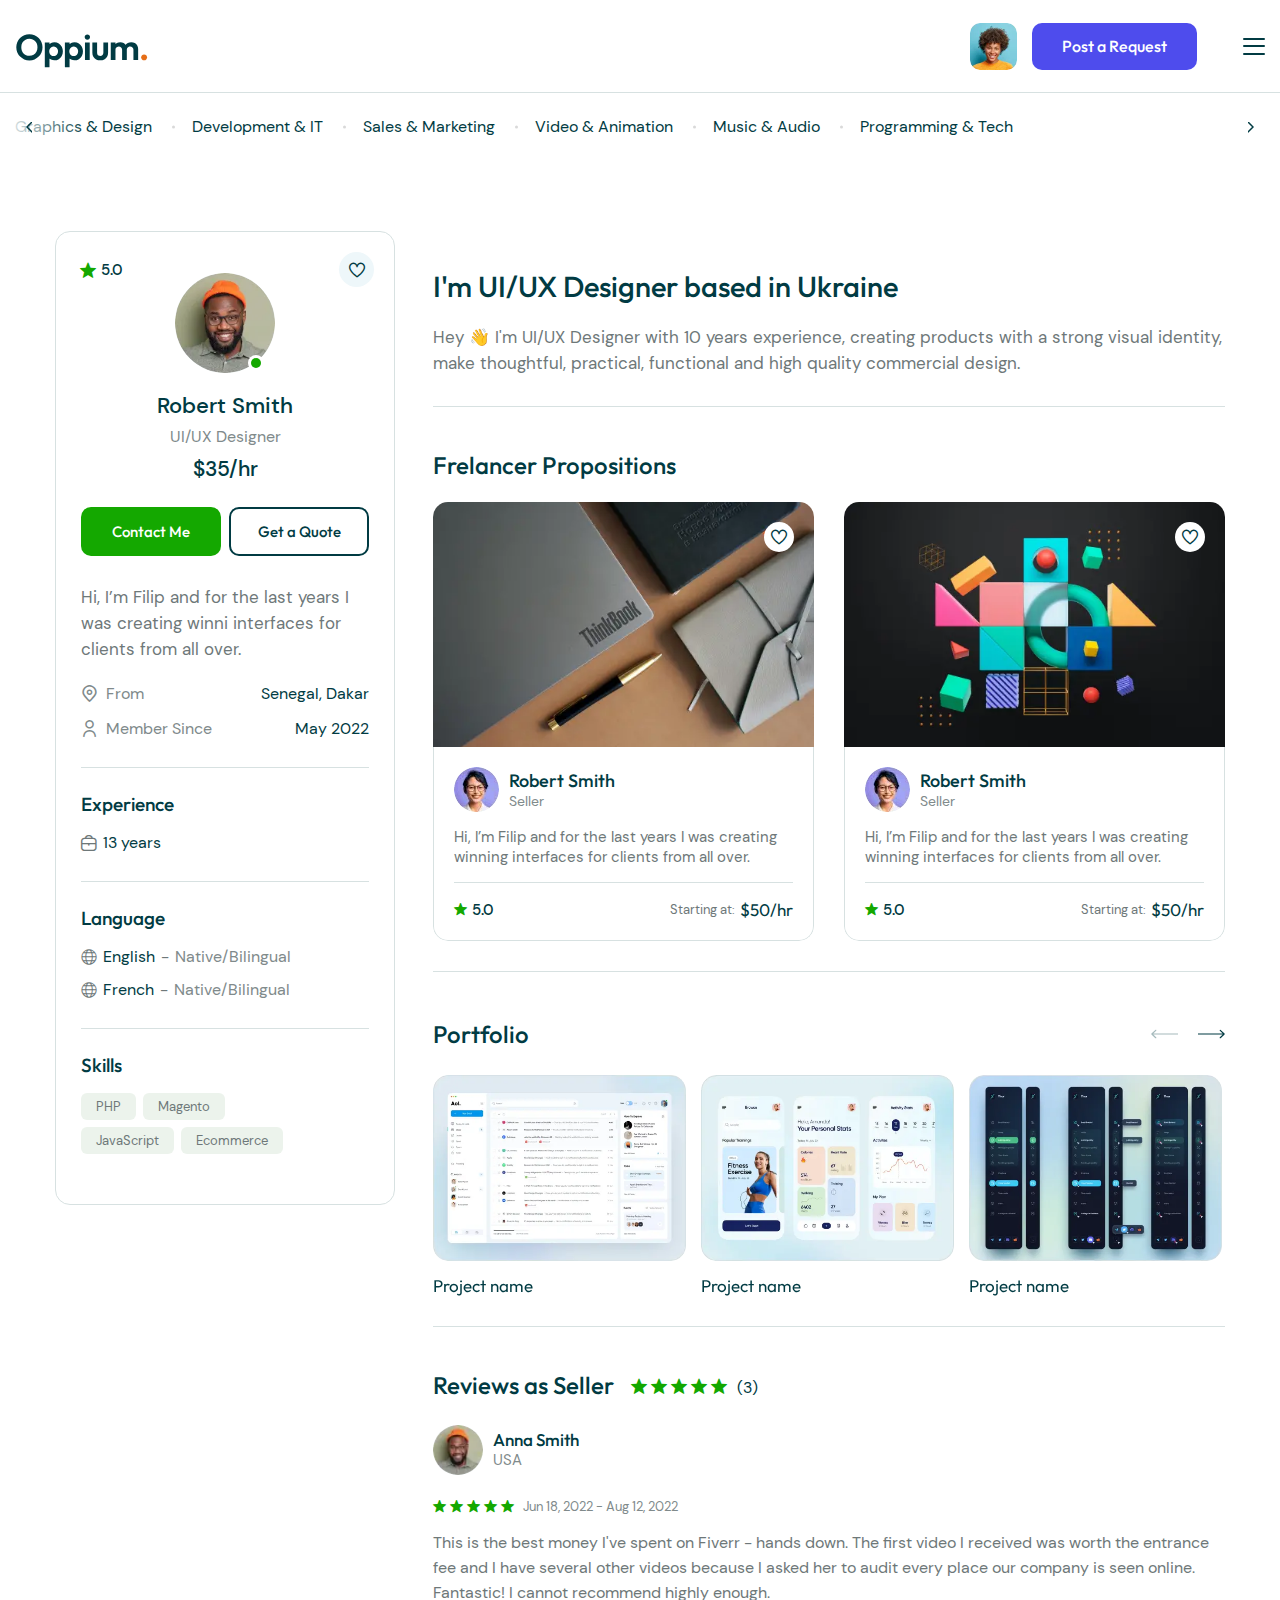
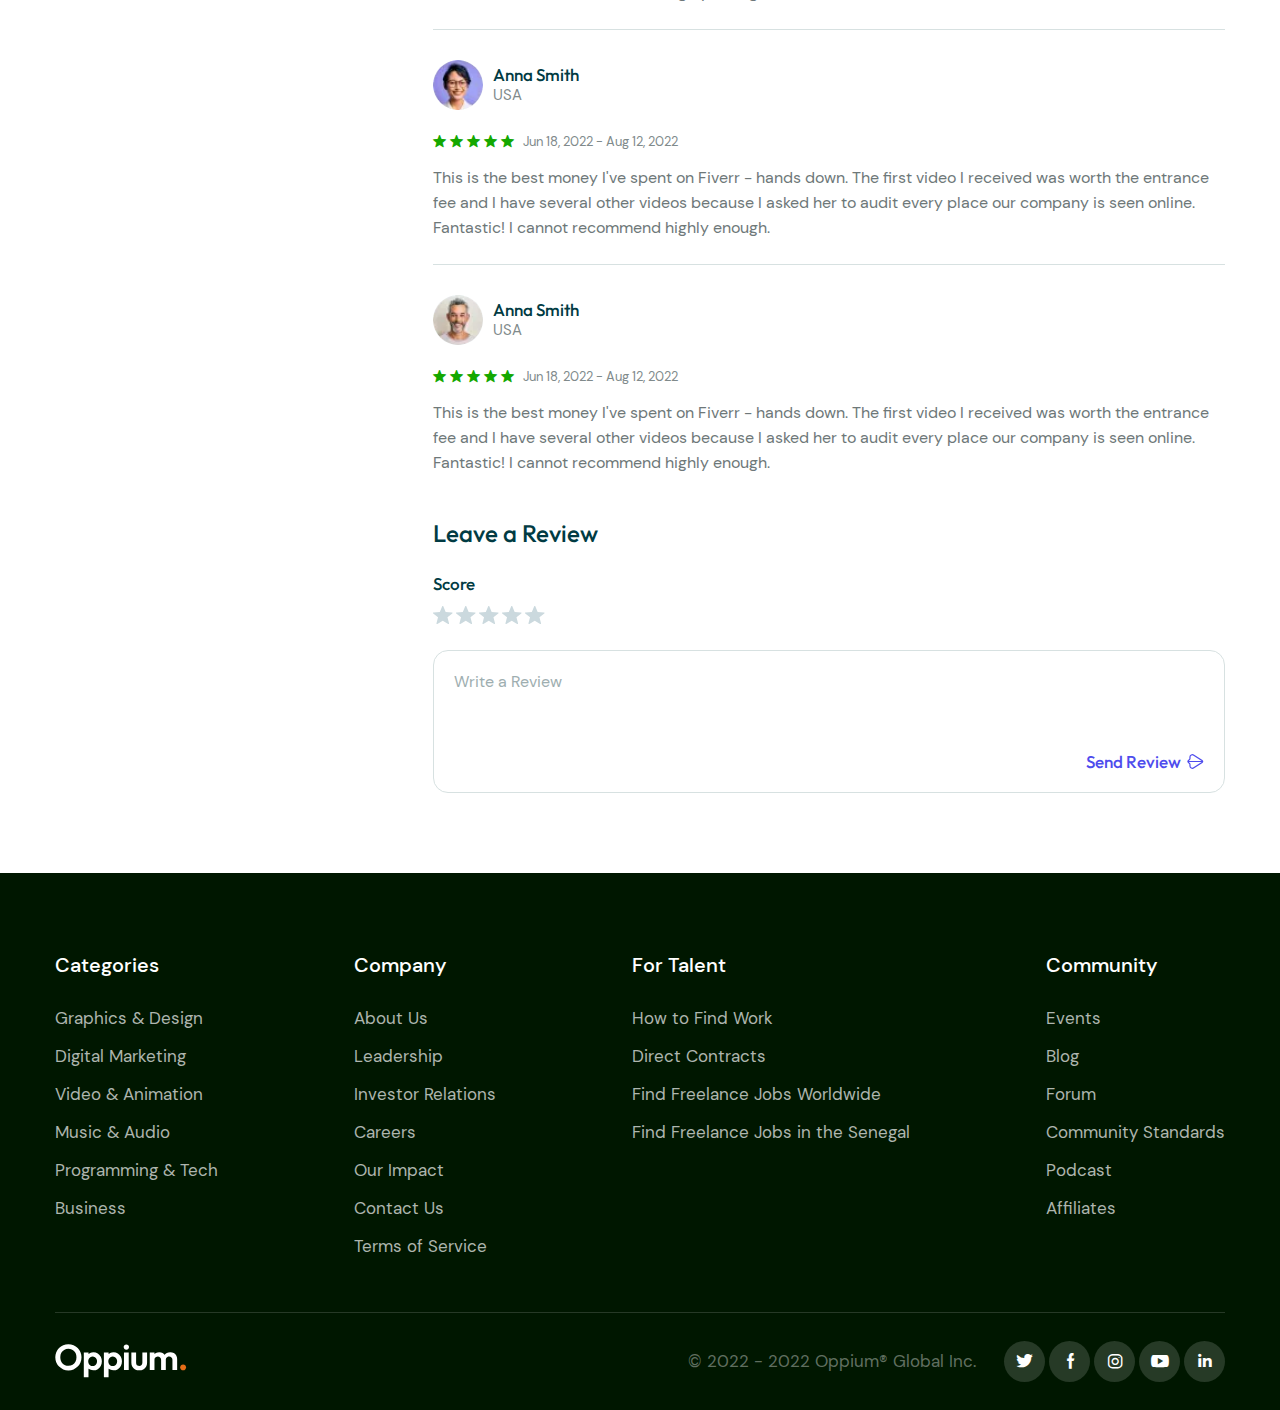
<file: freelancer.html>
<!DOCTYPE html>
<html lang="en">

<head>
	<meta charset="UTF-8">
	<meta name="viewport" content="width=device-width, initial-scale=1.0, maximum-scale=1">
	<link rel="shortcut icon" href="#" type="image/x-icon">
	<meta http-equiv="X-UA-Compatible" content="ie=edge">
	<meta name="description" content="#">
	<title>Oppium - Freelancer</title>
	<link rel="stylesheet" href="css/jQuery-ui.css">
<link rel="stylesheet" href="css/fancy.css">
<link rel="stylesheet" href="css/swiper.css">
<link rel="stylesheet" href="css/kalendae.css">
<link rel="stylesheet" href="css/plyr.css">
<link rel="stylesheet" href="css/icons-font.css">
<link rel="stylesheet" href="css/timepicker.css">
<link rel="stylesheet" href="css/simditor.css">
<link rel="stylesheet" href="css/style.css">
<link rel="stylesheet" href="css/responsive.css">
</head>

<body id="body">
	<div class="wrapper">
		<!-- Header -->
		<header class="header">
	<div class="container container--wide">
		<div class="header__inner df">
			<a class="header__logo" href="index.html">
				<img src="./img/logo-dark.svg" alt="Oppium">
			</a>
			<div class="header__inner-m">
				<nav class="header__nav">
					<ul class="df">
						<li><a href="#">Find Work</a></li>
						<li><a href="#">Hire Desigeners</a></li>
						<li><a href="#">Find Propositions</a></li>
					</ul>
				</nav>
				<div class="header__search global-search">
	<form class="df" action="#">
		<input type="text" placeholder="Search">
		<select class="custom-select">
			<option value="Jobs">Jobs</option>
			<option value="Option 1">Option 1</option>
			<option value="Option 2">Option 2</option>
			<option value="Option 3">Option 3</option>
			<option value="Option 4">Option 4</option>
		</select>
		<input type="submit" value="">
	</form>
</div>
				<div class="header__actions df">
					<a href="#">
						<i class="i-notification"></i>
					</a>
					<a href="#">
						<i class="i-envelope"></i>
					</a>
					<a href="#">
						<i class="i-heart"></i>
					</a>
				</div>
			</div>
			<div class="header__userbox">
				<!-- <div class="header__sign">
					<a class="modal-btn" href="#" data-id="sign-in">Sign In</a>
				</div>
				<div class="header__join">
					<a class="modal-btn" href="#" data-id="sign-up">
						Join
					</a>
				</div> -->
				<div class="header__user">
					<a class="header__user-btn popup-button" href="#">
						<img src="./img/users/user.webp" alt="User">
					</a>
					<div class="popup-global popup-triangle">
						<ul class="header__user-menu">
							<li>
								<a href="#">
									<i class="i-profile"></i>
									<span>Profile</span>
								</a>
							</li>
							<li> <a href="#">
									<i class="i-dashboard"></i>
									<span>Dashboard</span>
								</a></li>
							<li> <a href="#">
									<i class="i-settings"></i>
									<span>Settings</span>
								</a></li>
							<li> <a href="#">
									<i class="i-logout"></i>
									<span>Logout</span>
								</a></li>
						</ul>
					</div>
				</div>
				<div class="header__request header__request--purple">
					<a href="#">
						Post a Request
					</a>
				</div>
			</div>
			<!-- Card burger -->
<div class="burger">
	<div class="burger__toggle">
		<div class="burger__main">
			<span></span>
			<span></span>
			<span></span>
		</div>
		<div class="burger__cross">
			<span></span>
			<span></span>
		</div>
	</div>
</div><!-- Card burger -->
		</div>
	</div>
</header>

		<!-- Categories -->
		<div class="categories-wrap">
	<div class="categories">
		<div class="categories-wrap__arrow categories-wrap__arrow--left"></div>
		<div class="categories-wrap__arrow categories-wrap__arrow--right"></div>
		<div class="container container--wide">
			<ul>
				<li>
					<a href="#">Graphics &amp; Design </a>
				</li>
				<li>
					<a href="#">Development &amp; IT</a>
				</li>
				<li>
					<a href="#">Sales &amp; Marketing</a>
				</li>
				<li>
					<a href="#">Video &amp; Animation</a>
				</li>
				<li>
					<a href="#">Music &amp; Audio</a>
				</li>
				<li>
					<a href="#">Programming &amp; Tech</a>
				</li>
			</ul>
		</div>
	</div>
</div>

		<!-- Main -->
		<main class="main">

			<div class="container">
				<div class="columns g-padding columns--reverse freelancer-p">
					<div class="columns__left">
						<div class="freelancer-p__aside df df-c">
							<div class="rating">
								<i class="i-star"></i>
								<span>5.0</span>
							</div>
							<div class="save">
								<i class="i-heart"></i>
							</div>
							<div class="freelancer-p__top">
								<div class="g-user g-user--status is-online">
									<div class="g-user__avatar">
										<img src="./img/freelancers/1.webp" alt="Freelancer">
									</div>
									<span class="freelancer-p__name">Robert Smith</span>
									<span class="freelancer-p__profession">UI/UX Designer</span>
									<span class="freelancer-p__price">$35/hr</span>
								</div>
							</div>
							<div class="freelancer-p__buttons">
								<a href="#">
									Contact Me
								</a>
								<a href="#">
									Get a Quote
								</a>
							</div>
							<div class="freelancer-p__about freelancer-p__box">
								<p class="freelancer-p__about-text">
									Hi, I’m Filip and for the last years I was creating winni interfaces for clients
									from
									all over.
								</p>
								<div class="freelancer-p__about-from">
									<span>
										<i class="i-marker"></i>
										From
									</span>
									<span>
										Senegal, Dakar
									</span>
								</div>
								<div class="freelancer-p__about-member">
									<span>
										<i class="i-member"></i>
										Member Since
									</span>
									<span>
										May 2022
									</span>
								</div>
							</div>
							<div class="freelancer-p__experience freelancer-p__box">
								<h4 class="g-title">Experience</h4>
								<div class="freelancer-p__box-item">
									<i class="i-case"></i>
									<span>13 years</span>
								</div>
							</div>
							<div class="freelancer-p__lang freelancer-p__box">
								<h4 class="g-title">Language</h4>
								<div class="freelancer-p__box-item">
									<i class="i-website"></i>
									<span>English</span>
									-
									<span class="freelancer-p__lang-info">Native/Bilingual</span>
								</div>
								<div class="freelancer-p__box-item">
									<i class="i-website"></i>
									<span>French</span>
									-
									<span class="freelancer-p__lang-info">Native/Bilingual</span>
								</div>
							</div>
							<div class="freelancer-p__skills freelancer-p__box">
								<h4 class="g-title">Skills</h4>
								<div class="freelancer-p__box-item">
									<div class="tags">
										<a href="#">PHP</a>
										<a href="#">Magento</a>
										<a href="#">JavaScript</a>
										<a href="#">Ecommerce</a>
									</div>
								</div>
							</div>
						</div>
					</div>
					<div class="columns__right">
						<div class="freelancer-p__main-top freelancer-p__main-box">
							<h2 class="g-title g-title--h2">
								I'm UI/UX Designer based in Ukraine
							</h2>
							<p>
								Hey 👋 I'm UI/UX Designer with 10 years experience, creating products with a strong
								visual identity, make thoughtful,
								practical, functional and high quality commercial design.
							</p>
						</div>
						<div class="freelancer-p__main-propositions freelancer-p__main-box">
							<h3 class="freelancer-p__main-title g-title">Frelancer Propositions</h3>
							<div class="freelancer-p__main-propositions-inner">
								<div class="g-prop">
									<div class="save">
										<i class="i-heart"></i>
									</div>
									<div class="g-prop__img">
										<img src="./img/propopsitions/4.webp" alt="Prop">
									</div>
									<div class="g-prop__inner">
										<div class="g-prop__user">
											<div class="g-user">
												<div class="g-user__avatar">
													<img src="./img/users/4.webp" alt="User">
												</div>
												<div class="g-user__cont">
													<span class="g-user__name">Robert Smith</span>
													<span class="g-user__info">Seller</span>
												</div>
											</div>
										</div>
										<p class="g-prop__text">
											Hi, I’m Filip and for the last years I was creating winning
											interfaces for clients from all over.
										</p>
										<div class="g-prop__info">
											<div class="rating">
												<i class="i-star"></i>
												<span>5.0</span>
											</div>
											<div class="g-prop__price">
												<span>Starting at:</span>
												<span>$50/hr</span>
											</div>
										</div>
									</div>
								</div>
								<div class="g-prop">
									<div class="save">
										<i class="i-heart"></i>
									</div>
									<div class="g-prop__img">
										<img src="./img/propopsitions/1.webp" alt="Prop">
									</div>
									<div class="g-prop__inner">
										<div class="g-prop__user">
											<div class="g-user">
												<div class="g-user__avatar">
													<img src="./img/users/4.webp" alt="User">
												</div>
												<div class="g-user__cont">
													<span class="g-user__name">Robert Smith</span>
													<span class="g-user__info">Seller</span>
												</div>
											</div>
										</div>
										<p class="g-prop__text">
											Hi, I’m Filip and for the last years I was creating winning
											interfaces for clients from all over.
										</p>
										<div class="g-prop__info">
											<div class="rating">
												<i class="i-star"></i>
												<span>5.0</span>
											</div>
											<div class="g-prop__price">
												<span>Starting at:</span>
												<span>$50/hr</span>
											</div>
										</div>
									</div>
								</div>
							</div>
						</div>
						<div class="freelancer-p__main-portfolio freelancer-p__main-box">
							<div class="top-row">
								<h2 class="freelancer-p__main-title g-title">Portfolio</h2>
								<div class="g-slider__buttons">
									<div class="swiper-button-prev swiper-button-prev4"></div>
									<div class="swiper-button-next swiper-button-next4"></div>
								</div>
							</div>
							<div class="swiper" id="g-slider__grid4">
								<div class="swiper-wrapper">
									<div class="swiper-slide">
										<a href="" class="freelancer-p__main-portfolio-item">
											<img src="./img/freelancers/portfolio/1.webp" alt="Item">
											<h5 class="g-title">Project name</h5>
										</a>
									</div>
									<div class="swiper-slide">
										<a href="" class="freelancer-p__main-portfolio-item">
											<img src="./img/freelancers/portfolio/2.webp" alt="Item">
											<h5 class="g-title">Project name</h5>
										</a>
									</div>
									<div class="swiper-slide">
										<a href="" class="freelancer-p__main-portfolio-item">
											<img src="./img/freelancers/portfolio/3.webp" alt="Item">
											<h5 class="g-title">Project name</h5>
										</a>
									</div>
									<div class="swiper-slide">
										<a href="" class="freelancer-p__main-portfolio-item">
											<img src="./img/freelancers/portfolio/1.webp" alt="Item">
											<h5 class="g-title">Project name</h5>
										</a>
									</div>
								</div>
							</div>

						</div>
						<div class="freelancer-p__main-review">
							<div class="freelancer-p__main-review-top">
								<h2 class="freelancer-p__main-title g-title">Reviews as Seller</h2>
								<div class="total-rating">
									<i class="i-star"></i>
									<i class="i-star"></i>
									<i class="i-star"></i>
									<i class="i-star"></i>
									<i class="i-star"></i>
									<span>(3)</span>
								</div>
							</div>
							<ul class="freelancer-p__main-review-list">
								<li class="freelancer-p__main-review-item">
									<div class="g-user">
										<div class="g-user__avatar">
											<img src="./img/users/1.webp" alt="User">
										</div>
										<div class="g-user__cont">
											<span class="g-user__name">Anna Smith</span>
											<span class="g-user__info">USA</span>
										</div>
									</div>
									<div class="freelancer-p__main-review-rating">
										<div>
											<i class="i-star"></i>
											<i class="i-star"></i>
											<i class="i-star"></i>
											<i class="i-star"></i>
											<i class="i-star"></i>
										</div>
										<div>
											<span>Jun 18, 2022</span>
											-
											<span>Aug 12, 2022</span>
										</div>
									</div>
									<p class="freelancer-p__main-review-text">
										This is the best money I've spent on Fiverr - hands down. The first video I
										received was worth the entrance fee and I
										have several other videos because I asked her to audit every place our company
										is seen online. Fantastic! I cannot
										recommend highly enough.
									</p>
								</li>
								<li class="freelancer-p__main-review-item">
									<div class="g-user">
										<div class="g-user__avatar">
											<img src="./img/users/4.webp" alt="User">
										</div>
										<div class="g-user__cont">
											<span class="g-user__name">Anna Smith</span>
											<span class="g-user__info">USA</span>
										</div>
									</div>
									<div class="freelancer-p__main-review-rating">
										<div>
											<i class="i-star"></i>
											<i class="i-star"></i>
											<i class="i-star"></i>
											<i class="i-star"></i>
											<i class="i-star"></i>
										</div>
										<div>
											<span>Jun 18, 2022</span>
											-
											<span>Aug 12, 2022</span>
										</div>
									</div>
									<p class="freelancer-p__main-review-text">
										This is the best money I've spent on Fiverr - hands down. The first video I
										received was worth the entrance fee and I
										have several other videos because I asked her to audit every place our company
										is seen online. Fantastic! I cannot
										recommend highly enough.
									</p>
								</li>
								<li class="freelancer-p__main-review-item">
									<div class="g-user">
										<div class="g-user__avatar">
											<img src="./img/users/2.webp" alt="User">
										</div>
										<div class="g-user__cont">
											<span class="g-user__name">Anna Smith</span>
											<span class="g-user__info">USA</span>
										</div>
									</div>
									<div class="freelancer-p__main-review-rating">
										<div>
											<i class="i-star"></i>
											<i class="i-star"></i>
											<i class="i-star"></i>
											<i class="i-star"></i>
											<i class="i-star"></i>
										</div>
										<div>
											<span>Jun 18, 2022</span>
											-
											<span>Aug 12, 2022</span>
										</div>
									</div>
									<p class="freelancer-p__main-review-text">
										This is the best money I've spent on Fiverr - hands down. The first video I
										received was worth the entrance fee and I
										have several other videos because I asked her to audit every place our company
										is seen online. Fantastic! I cannot
										recommend highly enough.
									</p>
								</li>
							</ul>
							<div class="review-form">
								<h2 class="review-form__title g-title">Leave a Review</h2>
								<form action="#">
									<h5 class="g-title">Score</h5>
									<div class="form-rating">
										<input type="radio" name="rating" id="rating-5">
										<label for="rating-5"></label>
										<input type="radio" name="rating" id="rating-4">
										<label for="rating-4"></label>
										<input type="radio" name="rating" id="rating-3">
										<label for="rating-3"></label>
										<input type="radio" name="rating" id="rating-2">
										<label for="rating-2"></label>
										<input type="radio" name="rating" id="rating-1">
										<label for="rating-1"></label>
									</div>
									<div class="review-form__textarea">
										<textarea placeholder="Write a Review"></textarea>
										<input type="submit" value="Send Review">
									</div>
								</form>
							</div>
						</div>
					</div>
				</div>
			</div>
	</div>

	</main>

	<!--	Footer-->
	<footer class="footer">
	<div class="container">
		<div class="footer__inner">
			<div class="footer__top">
				<div class="footer__item">
					<h5 class="footer__item-title">Categories</h5>
					<ul class="footer__item-list">
						<li>
							<a href="#">Graphics &amp; Design</a>
						</li>
						<li>
							<a href="#">Digital Marketing</a>
						</li>
						<li>
							<a href="#">Video &amp; Animation</a>
						</li>
						<li>
							<a href="#">Music &amp; Audio</a>
						</li>
						<li>
							<a href="#">Programming &amp; Tech</a>
						</li>
						<li>
							<a href="#">Business</a>
						</li>
					</ul>
				</div>
				<div class="footer__item">
					<h5 class="footer__item-title">Company</h5>
					<ul class="footer__item-list">
						<li>
							<a href="#">About Us</a>
						</li>
						<li>
							<a href="#">Leadership</a>
						</li>
						<li>
							<a href="#">Investor Relations</a>
						</li>
						<li>
							<a href="#">Careers</a>
						</li>
						<li>
							<a href="#">Our Impact</a>
						</li>
						<li>
							<a href="#">Contact Us</a>
						</li>
						<li>
							<a href="#">Terms of Service</a>
						</li>
					</ul>
				</div>
				<div class="footer__item">
					<h5 class="footer__item-title">For Talent</h5>
					<ul class="footer__item-list">
						<li>
							<a href="#">How to Find Work</a>
						</li>
						<li>
							<a href="#">Direct Contracts</a>
						</li>
						<li>
							<a href="#">Find Freelance Jobs Worldwide</a>
						</li>
						<li>
							<a href="#">Find Freelance Jobs in the Senegal</a>
						</li>
					</ul>
				</div>
				<div class="footer__item">
					<h5 class="footer__item-title">Community</h5>
					<ul class="footer__item-list">
						<li>
							<a href="#">Events</a>
						</li>
						<li>
							<a href="#">Blog</a>
						</li>
						<li>
							<a href="#">Forum</a>
						</li>
						<li>
							<a href="#">Community Standards</a>
						</li>
						<li>
							<a href="#">Podcast</a>
						</li>
						<li>
							<a href="#">Affiliates</a>
						</li>
					</ul>
				</div>
			</div>
			<div class="footer__bottom">
				<a href="index.html">
					<img src="./img/logo-light.svg" alt="Oppium">
				</a>
				<p class="footer__rights">
					&copy; 2022 - 2022 Oppium&reg; Global Inc.
				</p>
				<div class="footer__socials">
					<a href="#"> <i class="i-s-twitter"></i></a>
					<a href="#"><i class="i-s-facebook"></i></a>
					<a href="#"><i class="i-s-instagram"></i></a>
					<a href="#"><i class="i-s-youtube"></i></a>
					<a href="#"><i class="i-s-linkedin"></i></a>
				</div>
			</div>
		</div>
	</div>
</footer>

	<!-- Overlay -->
	<div class="overlay"></div>

	<!-- Modal  sign-in-->
<div class="modal" data-id="#sign-in">
	<h2 class="modal__title g-title g-title--h2">
		Sign In To Oppium
	</h2>
	<form action="#">
		<input class="modal__email text-input input-global" type="email" placeholder="Email Address" required="">
		<span class="password-input__wrap">
			<input class="modal__password password-input input-global" type="password" placeholder="Password"
				required="">
			<span class="password-input__show-btn is-hidden">
				<i class="password-input__show-icon i-visible"></i>
				<i class="password-input__show-icon i-not-visible is-hidden"></i>
			</span>
		</span>
		<div class="modal__remember">
			<label class="check-input">
				<input class="check-input__check" type="checkbox">
				<span class="check-input__style"></span>
				Remember Me
			</label>
			<a href="#">Forgot your password?</a>
		</div>
		<input class="modal__btn form__button" type="submit" value="Sign In">
	</form>
	<span class="modal__or">or continue with</span>
	<div class="modal__social">
		<a href="#"></a>
		<a href="#"></a>
		<a href="#"></a>
	</div>
	<div class="modal__bottom">
		<a class="modal-btn" href="#" data-id="sign-up">Not a member yet? <span>Join now</span></a>
	</div>
</div>
	<!-- Modal  sign-up-->
<div class="modal" data-id="#sign-up">
	<h2 class="modal__title g-title g-title--h2">
		Sign Up To Oppium
	</h2>
	<form action="#">
		<input class="modal__email text-input input-global" type="email" placeholder="Email Address" required="">
		<span class="password-input__wrap">
			<input class="modal__password password-input input-global" type="password" placeholder="Password"
				required="">
			<span class="password-input__show-btn is-hidden">
				<i class="password-input__show-icon i-visible"></i>
				<i class="password-input__show-icon i-not-visible is-hidden"></i>
			</span>
		</span>
		<span class="password-input__wrap">
			<input class="modal__password password-input input-global" type="password" placeholder="Confirm Password"
				required="">
			<span class="password-input__show-btn is-hidden">
				<i class="password-input__show-icon i-visible"></i>
				<i class="password-input__show-icon i-not-visible is-hidden"></i>
			</span>
		</span>
		<input class="modal__btn form__button" type="submit" value="Sign Up">
	</form>
	<span class="modal__or">or continue with</span>
	<div class="modal__social">
		<a href="#"></a>
		<a href="#"></a>
		<a href="#"></a>
	</div>
	<div class="modal__bottom">
		<a class="modal-btn" href="#" data-id="sign-in">Already a member? <span>Sign In</span></a>
	</div>
</div>
	</div>
	<script src="js/jquery-3.6.0.min.js"></script>
<script src="js/jquery.ui.touch-punch.min.js"></script>
<script src="js/jQuery-ui.js"></script>
<script src="js/fancy.js"></script>
<script src="js/kalendae.standalone.js"></script>
<script src="js/plyr.js"></script>
<script src="js/swiper.js"></script>
<script src="js/timepicker.js"></script>

<script src="js/module.js"></script>
<script src="js/hotkeys.js"></script>
<script src="js/uploader.js"></script>
<script src="js/simditor.js"></script>

<script src="js/main.js"></script>
</body>

</html>
</file>
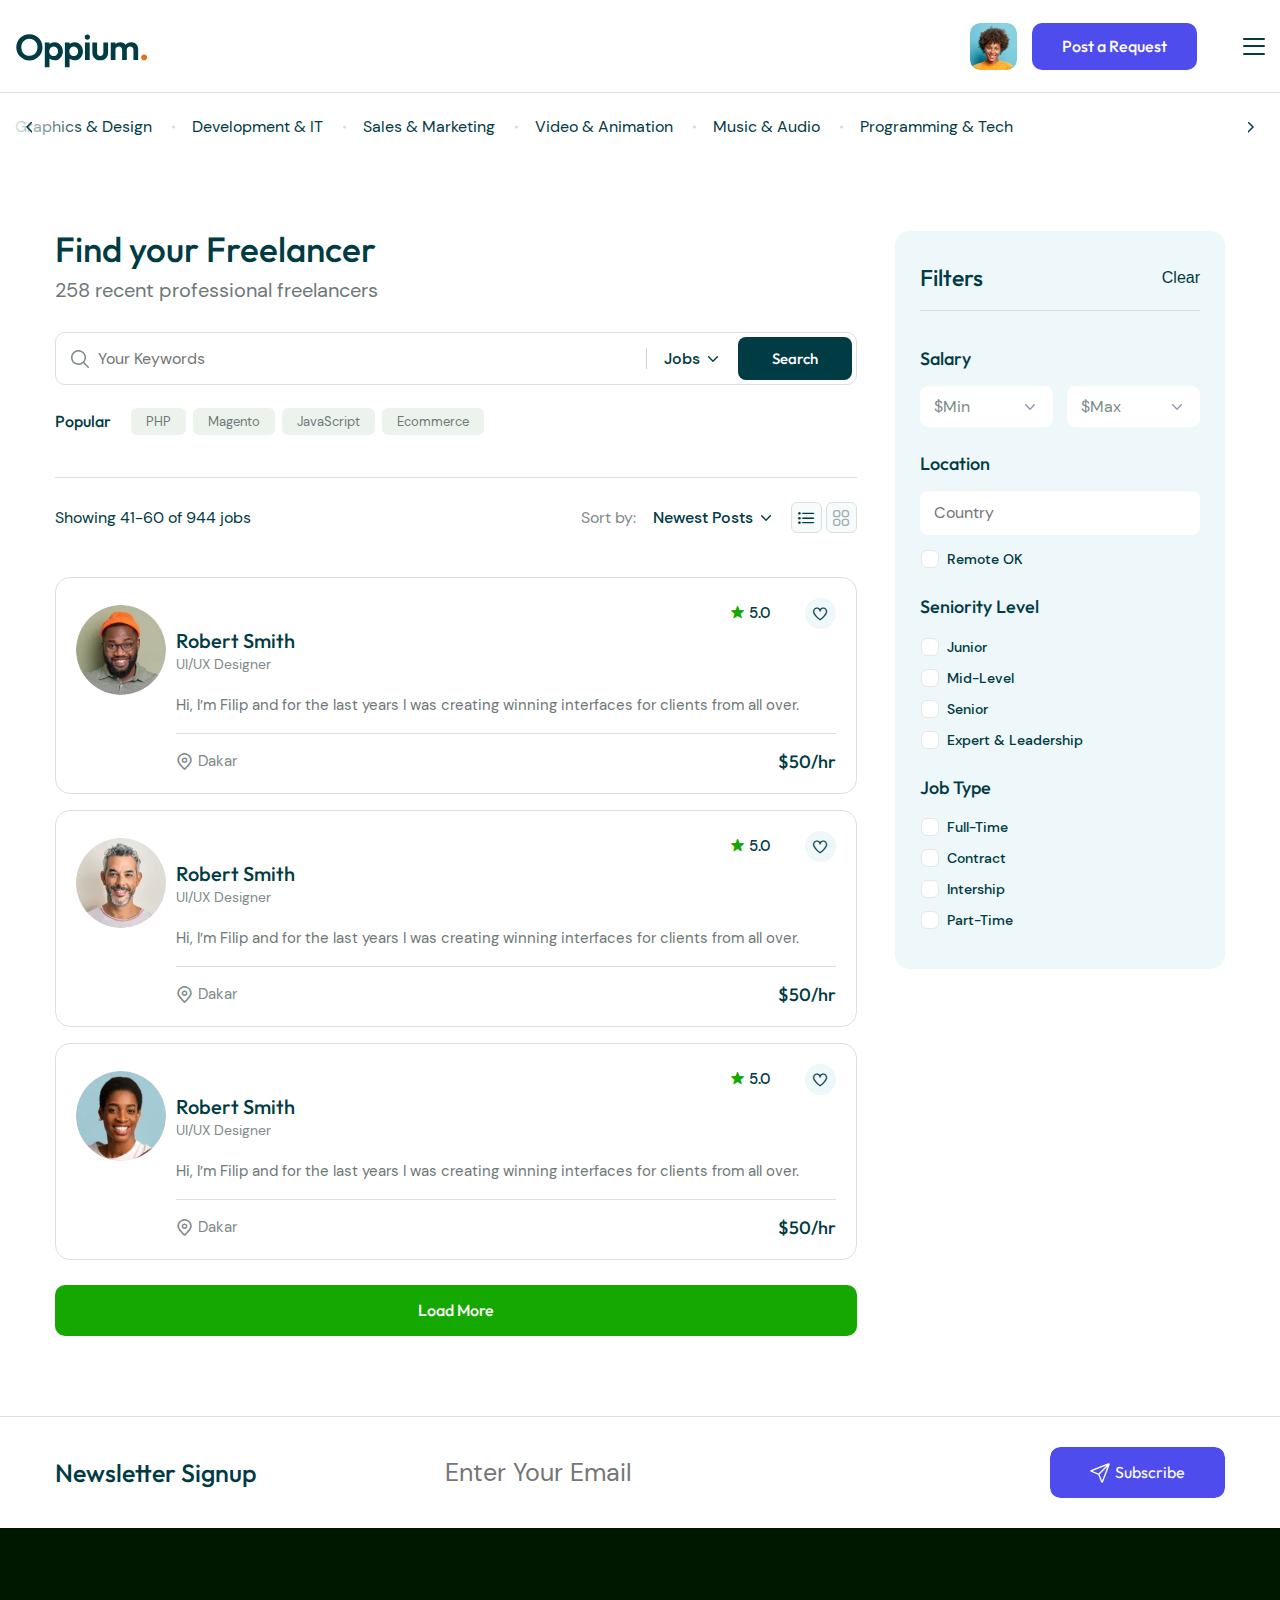
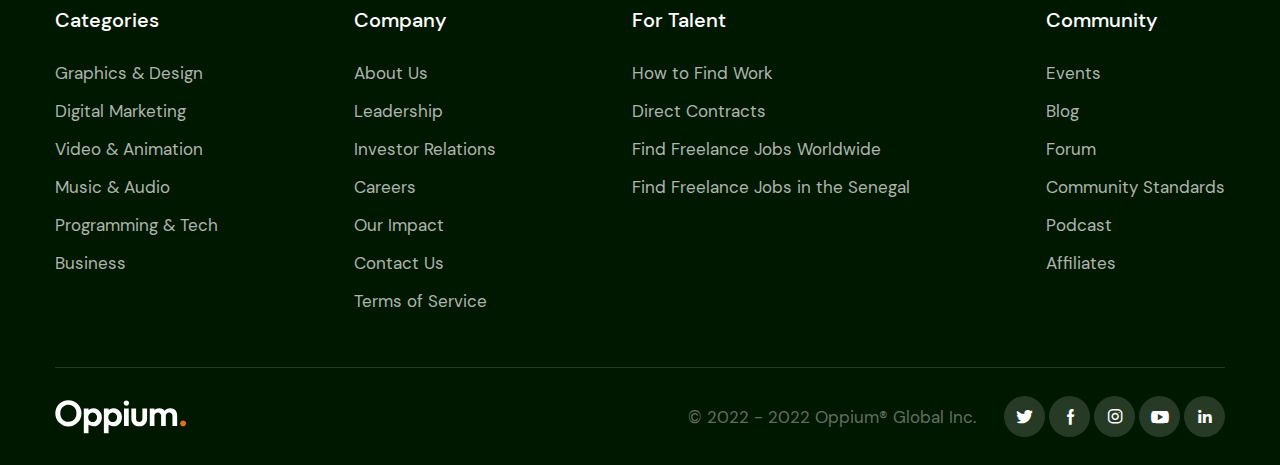
<file: freelancers.html>
<!DOCTYPE html>
<html lang="en">

<head>
	<meta charset="UTF-8">
	<meta name="viewport" content="width=device-width, initial-scale=1.0, maximum-scale=1">
	<link rel="shortcut icon" href="#" type="image/x-icon">
	<meta http-equiv="X-UA-Compatible" content="ie=edge">
	<meta name="description" content="#">
	<title>Oppium - Freelancers</title>
	<link rel="stylesheet" href="css/jQuery-ui.css">
<link rel="stylesheet" href="css/fancy.css">
<link rel="stylesheet" href="css/swiper.css">
<link rel="stylesheet" href="css/kalendae.css">
<link rel="stylesheet" href="css/plyr.css">
<link rel="stylesheet" href="css/icons-font.css">
<link rel="stylesheet" href="css/timepicker.css">
<link rel="stylesheet" href="css/simditor.css">
<link rel="stylesheet" href="css/style.css">
<link rel="stylesheet" href="css/responsive.css">
</head>

<body id="body">
	<div class="wrapper">
		<!-- Header -->
		<header class="header">
	<div class="container container--wide">
		<div class="header__inner df">
			<a class="header__logo" href="index.html">
				<img src="./img/logo-dark.svg" alt="Oppium">
			</a>
			<div class="header__inner-m">
				<nav class="header__nav">
					<ul class="df">
						<li><a href="#">Find Work</a></li>
						<li><a href="#">Hire Desigeners</a></li>
						<li><a href="#">Find Propositions</a></li>
					</ul>
				</nav>
				<div class="header__search global-search">
	<form class="df" action="#">
		<input type="text" placeholder="Search">
		<select class="custom-select">
			<option value="Jobs">Jobs</option>
			<option value="Option 1">Option 1</option>
			<option value="Option 2">Option 2</option>
			<option value="Option 3">Option 3</option>
			<option value="Option 4">Option 4</option>
		</select>
		<input type="submit" value="">
	</form>
</div>
				<div class="header__actions df">
					<a href="#">
						<i class="i-notification"></i>
					</a>
					<a href="#">
						<i class="i-envelope"></i>
					</a>
					<a href="#">
						<i class="i-heart"></i>
					</a>
				</div>
			</div>
			<div class="header__userbox">
				<!-- <div class="header__sign">
					<a class="modal-btn" href="#" data-id="sign-in">Sign In</a>
				</div>
				<div class="header__join">
					<a class="modal-btn" href="#" data-id="sign-up">
						Join
					</a>
				</div> -->
				<div class="header__user">
					<a class="header__user-btn popup-button" href="#">
						<img src="./img/users/user.webp" alt="User">
					</a>
					<div class="popup-global popup-triangle">
						<ul class="header__user-menu">
							<li>
								<a href="#">
									<i class="i-profile"></i>
									<span>Profile</span>
								</a>
							</li>
							<li> <a href="#">
									<i class="i-dashboard"></i>
									<span>Dashboard</span>
								</a></li>
							<li> <a href="#">
									<i class="i-settings"></i>
									<span>Settings</span>
								</a></li>
							<li> <a href="#">
									<i class="i-logout"></i>
									<span>Logout</span>
								</a></li>
						</ul>
					</div>
				</div>
				<div class="header__request header__request--purple">
					<a href="#">
						Post a Request
					</a>
				</div>
			</div>
			<!-- Card burger -->
<div class="burger">
	<div class="burger__toggle">
		<div class="burger__main">
			<span></span>
			<span></span>
			<span></span>
		</div>
		<div class="burger__cross">
			<span></span>
			<span></span>
		</div>
	</div>
</div><!-- Card burger -->
		</div>
	</div>
</header>

		<!-- Categories -->
		<div class="categories-wrap">
	<div class="categories">
		<div class="categories-wrap__arrow categories-wrap__arrow--left"></div>
		<div class="categories-wrap__arrow categories-wrap__arrow--right"></div>
		<div class="container container--wide">
			<ul>
				<li>
					<a href="#">Graphics &amp; Design </a>
				</li>
				<li>
					<a href="#">Development &amp; IT</a>
				</li>
				<li>
					<a href="#">Sales &amp; Marketing</a>
				</li>
				<li>
					<a href="#">Video &amp; Animation</a>
				</li>
				<li>
					<a href="#">Music &amp; Audio</a>
				</li>
				<li>
					<a href="#">Programming &amp; Tech</a>
				</li>
			</ul>
		</div>
	</div>
</div>

		<!-- Main -->
		<main class="main">

			<div class="container">
				<div class="freelancers columns g-padding">
					<div class="columns__left">
						<div class="columns__title">
							<h2 class="g-title g-title--h2">
								Find your Freelancer
							</h2>
						</div>
						<p class="columns__description">
							258 recent professional freelancers
						</p>
						<div class="global-search columns__search">
							<form class="df" action="#">
								<input type="text" placeholder="Your Keywords">
								<select class="custom-select">
									<option value="Jobs">Jobs</option>
									<option value="Option 1">Option 1</option>
									<option value="Option 2">Option 2</option>
									<option value="Option 3">Option 3</option>
									<option value="Option 4">Option 4</option>
								</select>
								<input type="submit" value="Search">
							</form>
							<div class="columns__filters">Filters</div>
						</div>
						<div class="columns__tags">
							<h3 class="g-title">Popular</h3>
							<div class="tags">
								<a href="#">PHP</a>
								<a href="#">Magento</a>
								<a href="#">JavaScript</a>
								<a href="#">Ecommerce</a>
							</div>
						</div>
						<div class="columns__main">
							<div class="columns__main-top">
								<p class="columns__showing">
									Showing <span>41-60</span> of <span>944</span> jobs
								</p>
								<div class="columns__main-sort">
									<span>Sort by:</span>
									<select class="custom-select">
										<option value="Newest Posts">Newest Posts</option>
										<option value="Option">Option 1</option>
										<option value="Option">Option 2</option>
										<option value="Option">Option 2</option>
									</select>
									<div class="columns__buttons">
										<i class="columns__button-list i-view-list is-active"></i>
										<i class="columns__button-grid i-view-grid"></i>
									</div>
								</div>
							</div>
							<div class="columns__inner columns__inner--list">
								<div class="freelancer">
									<div class="freelancer__top">
										<div class="rating rating--freelancer">
											<i class="i-star"></i>
											<span>5.0</span>
										</div>
										<div class="g-user g-user--freelancer">
											<div class="g-user__avatar">
												<img src="./img/freelancers/1.webp" alt="Freelancer">
											</div>
											<div class="g-user__cont">
												<span class="g-user__name">Robert Smith</span>
												<span class="g-user__info">UI/UX Designer</span>
											</div>
										</div>
										<div class="save">
											<i class="i-heart"></i>
										</div>
									</div>
									<p class="freelancer__text">
										Hi, I′m Filip and for the last years I was creating winning interfaces for
										clients from all over.
									</p>
									<div class="freelancer__bottom">
										<div>
											<i class="i-marker"></i>
											<span>Dakar</span>
										</div>
										<span class="freelancer__price">$50/hr</span>
									</div>
								</div>
								<div class="freelancer">
									<div class="freelancer__top">
										<div class="rating rating--freelancer">
											<i class="i-star"></i>
											<span>5.0</span>
										</div>
										<div class="g-user g-user--freelancer">
											<div class="g-user__avatar">
												<img src="./img/freelancers/2.webp" alt="Freelancer">
											</div>
											<div class="g-user__cont">
												<span class="g-user__name">Robert Smith</span>
												<span class="g-user__info">UI/UX Designer</span>
											</div>
										</div>
										<div class="save">
											<i class="i-heart"></i>
										</div>
									</div>
									<p class="freelancer__text">
										Hi, I′m Filip and for the last years I was creating winning interfaces for
										clients from all over.
									</p>
									<div class="freelancer__bottom">
										<div>
											<i class="i-marker"></i>
											<span>Dakar</span>
										</div>
										<span class="freelancer__price">$50/hr</span>
									</div>
								</div>
								<div class="freelancer">
									<div class="freelancer__top">
										<div class="rating rating--freelancer">
											<i class="i-star"></i>
											<span>5.0</span>
										</div>
										<div class="g-user g-user--freelancer">
											<div class="g-user__avatar">
												<img src="./img/freelancers/3.webp" alt="Freelancer">
											</div>
											<div class="g-user__cont">
												<span class="g-user__name">Robert Smith</span>
												<span class="g-user__info">UI/UX Designer</span>
											</div>
										</div>
										<div class="save">
											<i class="i-heart"></i>
										</div>
									</div>
									<p class="freelancer__text">
										Hi, I′m Filip and for the last years I was creating winning interfaces for
										clients from all over.
									</p>
									<div class="freelancer__bottom">
										<div>
											<i class="i-marker"></i>
											<span>Dakar</span>
										</div>
										<span class="freelancer__price">$50/hr</span>
									</div>
								</div>
							</div>
							<button class="load-more">Load More</button>
						</div>
					</div>
					<div class="columns__right">
						<form class="filters">
	<div class="filters__top">
		<h3 class="g-title">Filters</h3>
		<button type="button">
			Clear
		</button>
	</div>
	<div class="filters__box">
		<h4 class="g-title">
			Salary
		</h4>
		<div class="filters__box-salary">
			<select class="custom-select">
				<option value="1">$Min</option>
				<option value="2">$10</option>
				<option value="3">$100</option>
				<option value="4">$1000</option>
				<option value="5">$10000</option>
				<option value="6">$100000</option>
			</select>
			<select class="custom-select">
				<option value="1">$Max</option>
				<option value="2">$10</option>
				<option value="3">$100</option>
				<option value="4">$1000</option>
				<option value="5">$10000</option>
				<option value="6">$100000</option>
			</select>
		</div>
	</div>
	<div class="filters__box">
		<h4 class="g-title">
			Location
		</h4>
		<div class="filters__box-location">
			<input type="text" placeholder="Country">
			<label class="check-input">
				<input class="check-input__check" type="checkbox">
				<span class="check-input__style"></span>
				Remote OK
			</label>
		</div>
	</div>
	<div class="filters__box">
		<h4 class="g-title">
			Seniority Level
		</h4>
		<div class="filters__box-level">
			<label class="check-input">
				<input class="check-input__check" type="checkbox">
				<span class="check-input__style"></span>
				Junior
			</label>
			<label class="check-input">
				<input class="check-input__check" type="checkbox">
				<span class="check-input__style"></span>
				Mid-Level
			</label>
			<label class="check-input">
				<input class="check-input__check" type="checkbox">
				<span class="check-input__style"></span>
				Senior
			</label>
			<label class="check-input">
				<input class="check-input__check" type="checkbox">
				<span class="check-input__style"></span>
				Expert &amp; Leadership
			</label>
		</div>
	</div>
	<div class="filters__box">
		<h4 class="g-title">
			Job Type
		</h4>
		<div class="filters__box-level">
			<label class="check-input">
				<input class="check-input__check" type="checkbox">
				<span class="check-input__style"></span>
				Full-Time
			</label>
			<label class="check-input">
				<input class="check-input__check" type="checkbox">
				<span class="check-input__style"></span>
				Contract
			</label>
			<label class="check-input">
				<input class="check-input__check" type="checkbox">
				<span class="check-input__style"></span>
				Intership
			</label>
			<label class="check-input">
				<input class="check-input__check" type="checkbox">
				<span class="check-input__style"></span>
				Part-Time
			</label>
		</div>
	</div>
</form>
					</div>
				</div>
			</div>

		</main>

		<!--	Newsletter-->
		<div class="newsletter">
	<div class="container">
		<div class="newsletter__inner">
			<h4 class="g-title">
				Newsletter Signup
			</h4>
			<form action="#">
				<input type="email" placeholder="Enter Your Email" required>
				<input type="submit" value="Subscribe">
			</form>
		</div>
	</div>
</div>

		<!--	Footer-->
		<footer class="footer">
	<div class="container">
		<div class="footer__inner">
			<div class="footer__top">
				<div class="footer__item">
					<h5 class="footer__item-title">Categories</h5>
					<ul class="footer__item-list">
						<li>
							<a href="#">Graphics &amp; Design</a>
						</li>
						<li>
							<a href="#">Digital Marketing</a>
						</li>
						<li>
							<a href="#">Video &amp; Animation</a>
						</li>
						<li>
							<a href="#">Music &amp; Audio</a>
						</li>
						<li>
							<a href="#">Programming &amp; Tech</a>
						</li>
						<li>
							<a href="#">Business</a>
						</li>
					</ul>
				</div>
				<div class="footer__item">
					<h5 class="footer__item-title">Company</h5>
					<ul class="footer__item-list">
						<li>
							<a href="#">About Us</a>
						</li>
						<li>
							<a href="#">Leadership</a>
						</li>
						<li>
							<a href="#">Investor Relations</a>
						</li>
						<li>
							<a href="#">Careers</a>
						</li>
						<li>
							<a href="#">Our Impact</a>
						</li>
						<li>
							<a href="#">Contact Us</a>
						</li>
						<li>
							<a href="#">Terms of Service</a>
						</li>
					</ul>
				</div>
				<div class="footer__item">
					<h5 class="footer__item-title">For Talent</h5>
					<ul class="footer__item-list">
						<li>
							<a href="#">How to Find Work</a>
						</li>
						<li>
							<a href="#">Direct Contracts</a>
						</li>
						<li>
							<a href="#">Find Freelance Jobs Worldwide</a>
						</li>
						<li>
							<a href="#">Find Freelance Jobs in the Senegal</a>
						</li>
					</ul>
				</div>
				<div class="footer__item">
					<h5 class="footer__item-title">Community</h5>
					<ul class="footer__item-list">
						<li>
							<a href="#">Events</a>
						</li>
						<li>
							<a href="#">Blog</a>
						</li>
						<li>
							<a href="#">Forum</a>
						</li>
						<li>
							<a href="#">Community Standards</a>
						</li>
						<li>
							<a href="#">Podcast</a>
						</li>
						<li>
							<a href="#">Affiliates</a>
						</li>
					</ul>
				</div>
			</div>
			<div class="footer__bottom">
				<a href="index.html">
					<img src="./img/logo-light.svg" alt="Oppium">
				</a>
				<p class="footer__rights">
					&copy; 2022 - 2022 Oppium&reg; Global Inc.
				</p>
				<div class="footer__socials">
					<a href="#"> <i class="i-s-twitter"></i></a>
					<a href="#"><i class="i-s-facebook"></i></a>
					<a href="#"><i class="i-s-instagram"></i></a>
					<a href="#"><i class="i-s-youtube"></i></a>
					<a href="#"><i class="i-s-linkedin"></i></a>
				</div>
			</div>
		</div>
	</div>
</footer>

		<!-- Overlay -->
		<div class="overlay"></div>

		<!-- Modal  sign-in-->
<div class="modal" data-id="#sign-in">
	<h2 class="modal__title g-title g-title--h2">
		Sign In To Oppium
	</h2>
	<form action="#">
		<input class="modal__email text-input input-global" type="email" placeholder="Email Address" required="">
		<span class="password-input__wrap">
			<input class="modal__password password-input input-global" type="password" placeholder="Password"
				required="">
			<span class="password-input__show-btn is-hidden">
				<i class="password-input__show-icon i-visible"></i>
				<i class="password-input__show-icon i-not-visible is-hidden"></i>
			</span>
		</span>
		<div class="modal__remember">
			<label class="check-input">
				<input class="check-input__check" type="checkbox">
				<span class="check-input__style"></span>
				Remember Me
			</label>
			<a href="#">Forgot your password?</a>
		</div>
		<input class="modal__btn form__button" type="submit" value="Sign In">
	</form>
	<span class="modal__or">or continue with</span>
	<div class="modal__social">
		<a href="#"></a>
		<a href="#"></a>
		<a href="#"></a>
	</div>
	<div class="modal__bottom">
		<a class="modal-btn" href="#" data-id="sign-up">Not a member yet? <span>Join now</span></a>
	</div>
</div>
		<!-- Modal  sign-up-->
<div class="modal" data-id="#sign-up">
	<h2 class="modal__title g-title g-title--h2">
		Sign Up To Oppium
	</h2>
	<form action="#">
		<input class="modal__email text-input input-global" type="email" placeholder="Email Address" required="">
		<span class="password-input__wrap">
			<input class="modal__password password-input input-global" type="password" placeholder="Password"
				required="">
			<span class="password-input__show-btn is-hidden">
				<i class="password-input__show-icon i-visible"></i>
				<i class="password-input__show-icon i-not-visible is-hidden"></i>
			</span>
		</span>
		<span class="password-input__wrap">
			<input class="modal__password password-input input-global" type="password" placeholder="Confirm Password"
				required="">
			<span class="password-input__show-btn is-hidden">
				<i class="password-input__show-icon i-visible"></i>
				<i class="password-input__show-icon i-not-visible is-hidden"></i>
			</span>
		</span>
		<input class="modal__btn form__button" type="submit" value="Sign Up">
	</form>
	<span class="modal__or">or continue with</span>
	<div class="modal__social">
		<a href="#"></a>
		<a href="#"></a>
		<a href="#"></a>
	</div>
	<div class="modal__bottom">
		<a class="modal-btn" href="#" data-id="sign-in">Already a member? <span>Sign In</span></a>
	</div>
</div>
	</div>
	<script src="js/jquery-3.6.0.min.js"></script>
<script src="js/jquery.ui.touch-punch.min.js"></script>
<script src="js/jQuery-ui.js"></script>
<script src="js/fancy.js"></script>
<script src="js/kalendae.standalone.js"></script>
<script src="js/plyr.js"></script>
<script src="js/swiper.js"></script>
<script src="js/timepicker.js"></script>

<script src="js/module.js"></script>
<script src="js/hotkeys.js"></script>
<script src="js/uploader.js"></script>
<script src="js/simditor.js"></script>

<script src="js/main.js"></script>
</body>

</html>
</file>
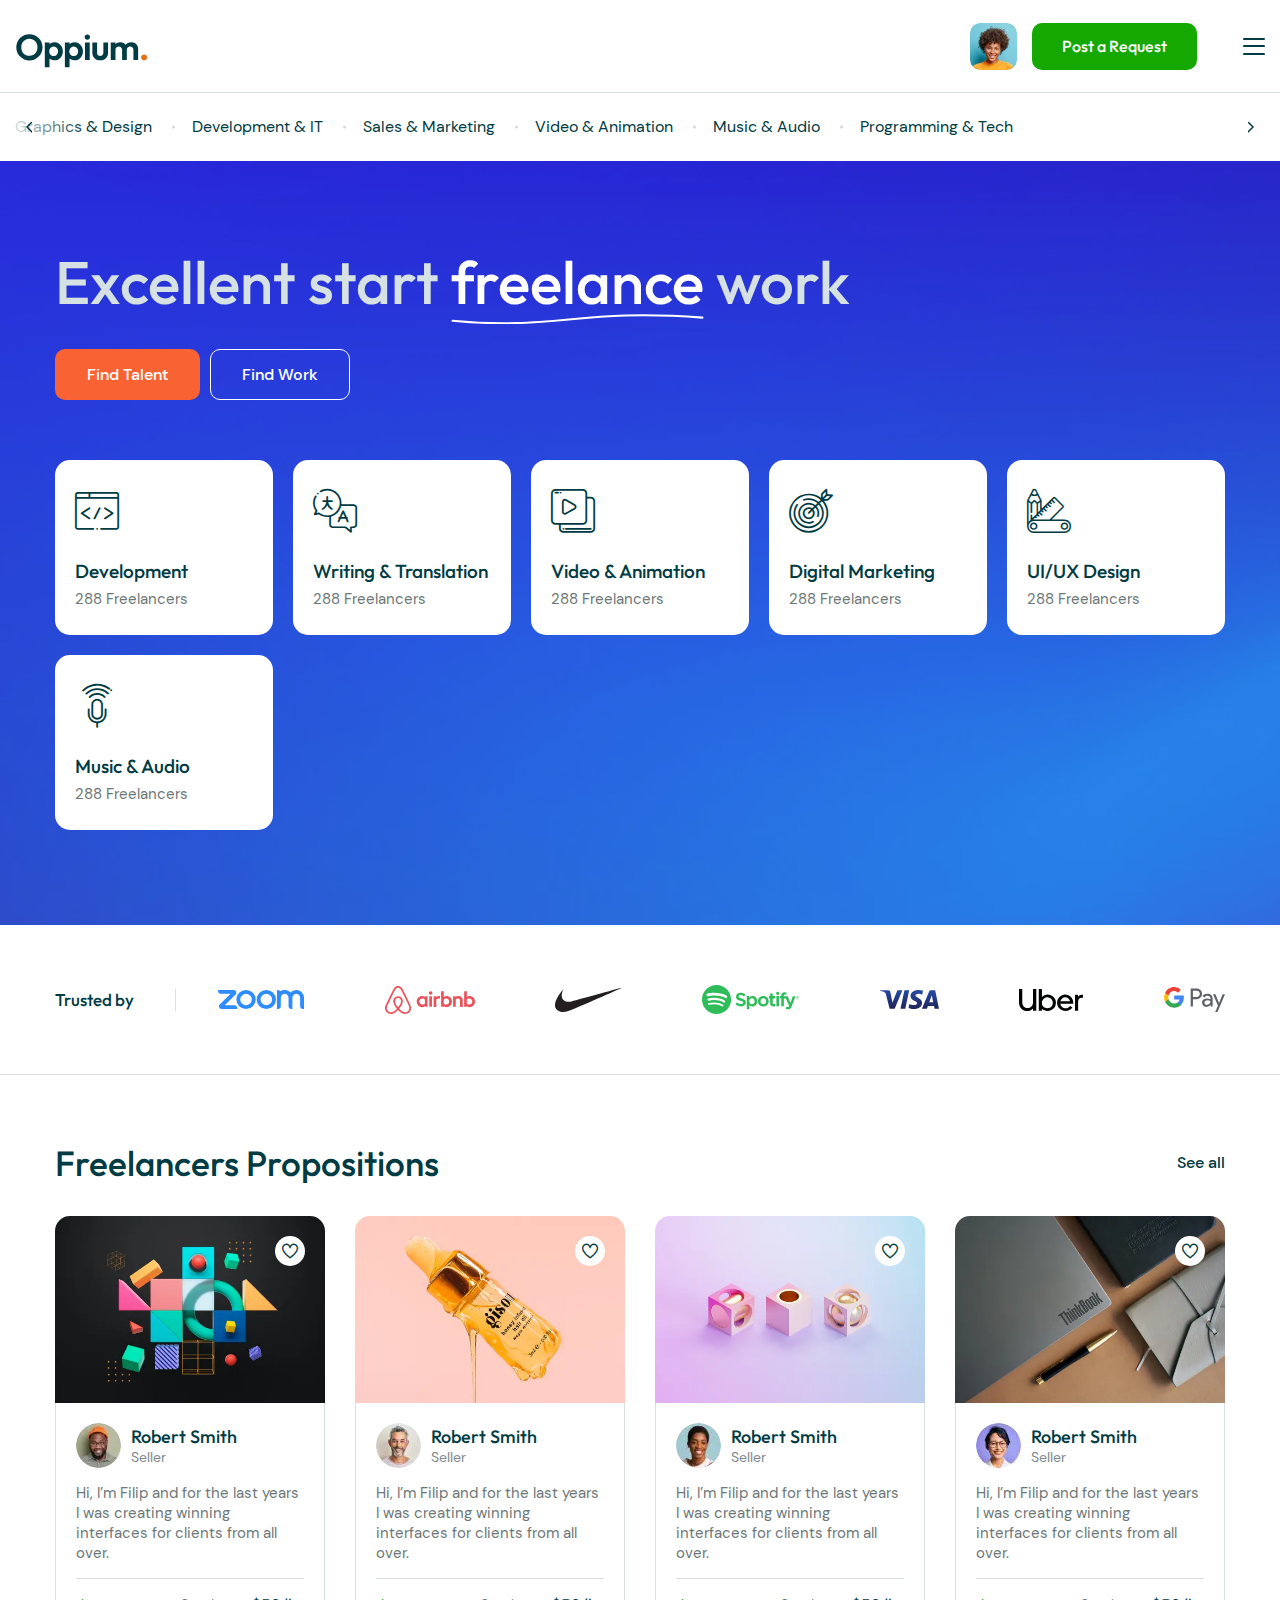
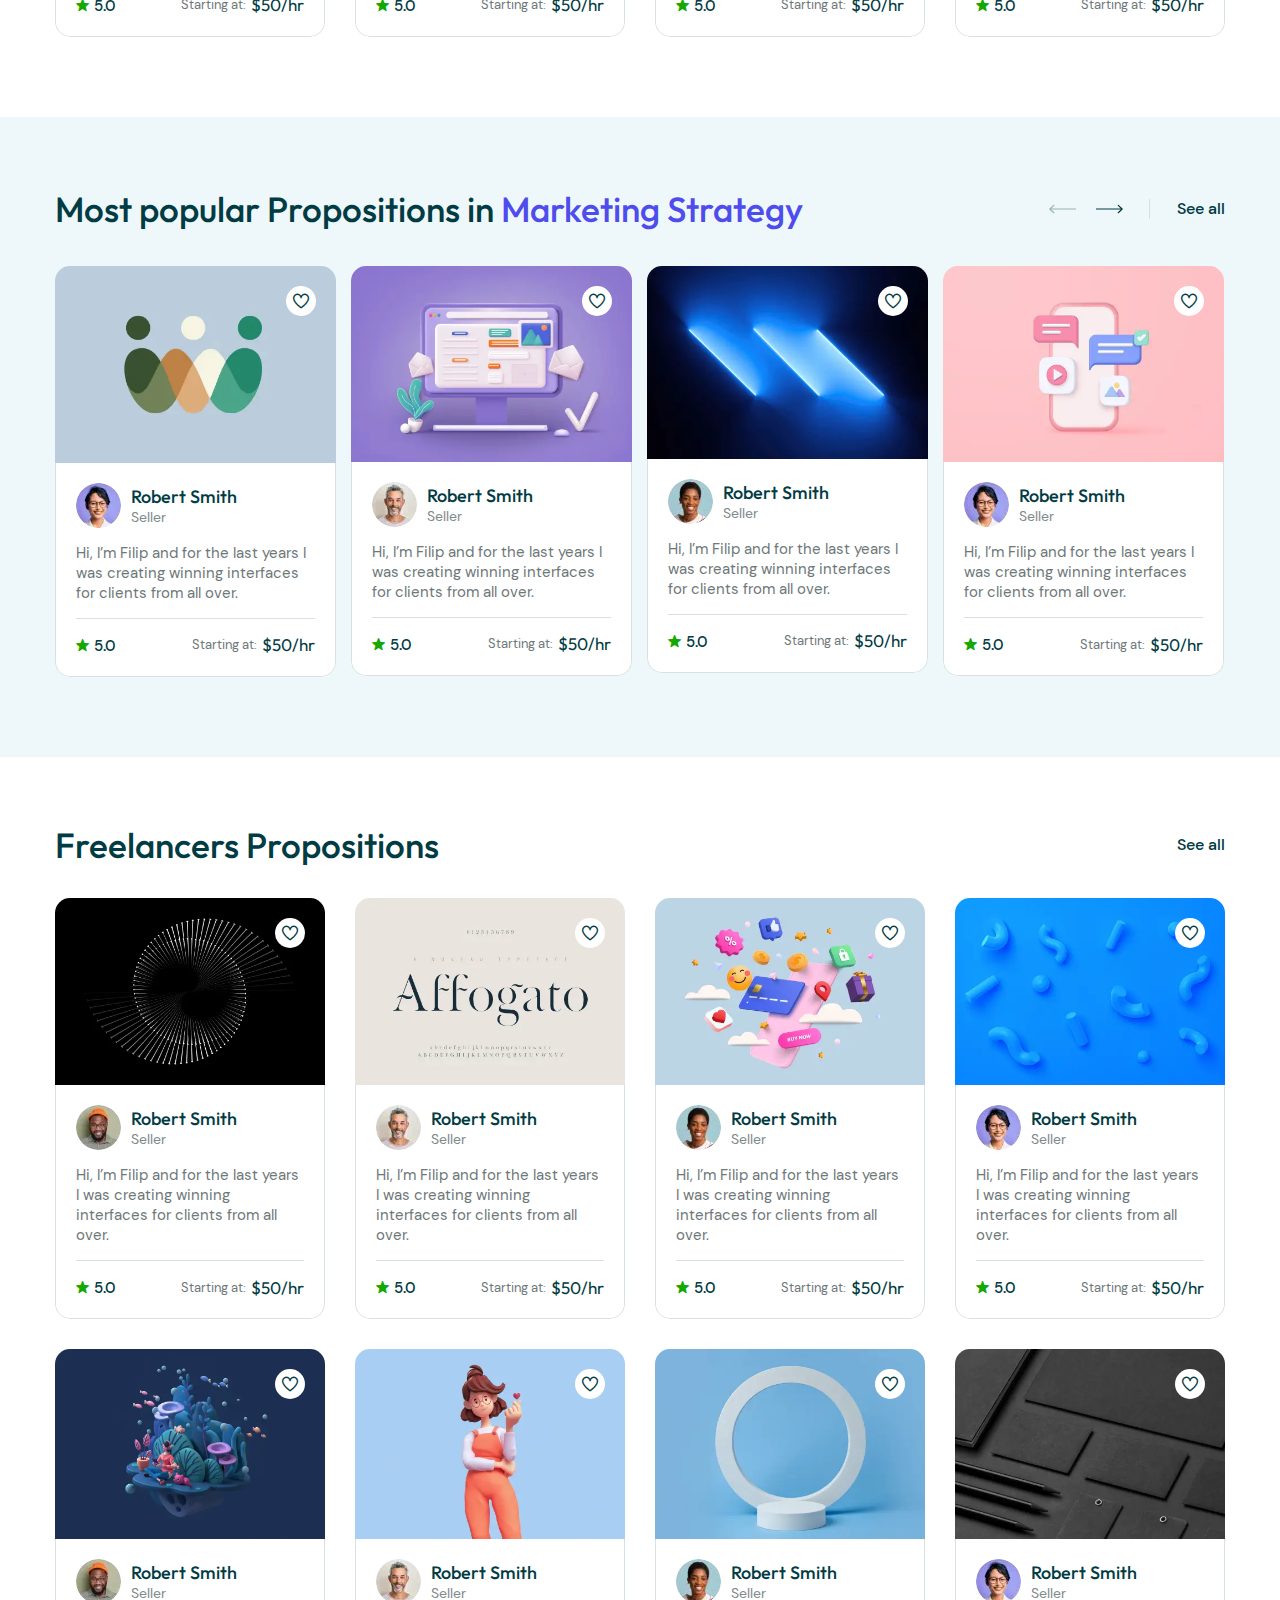
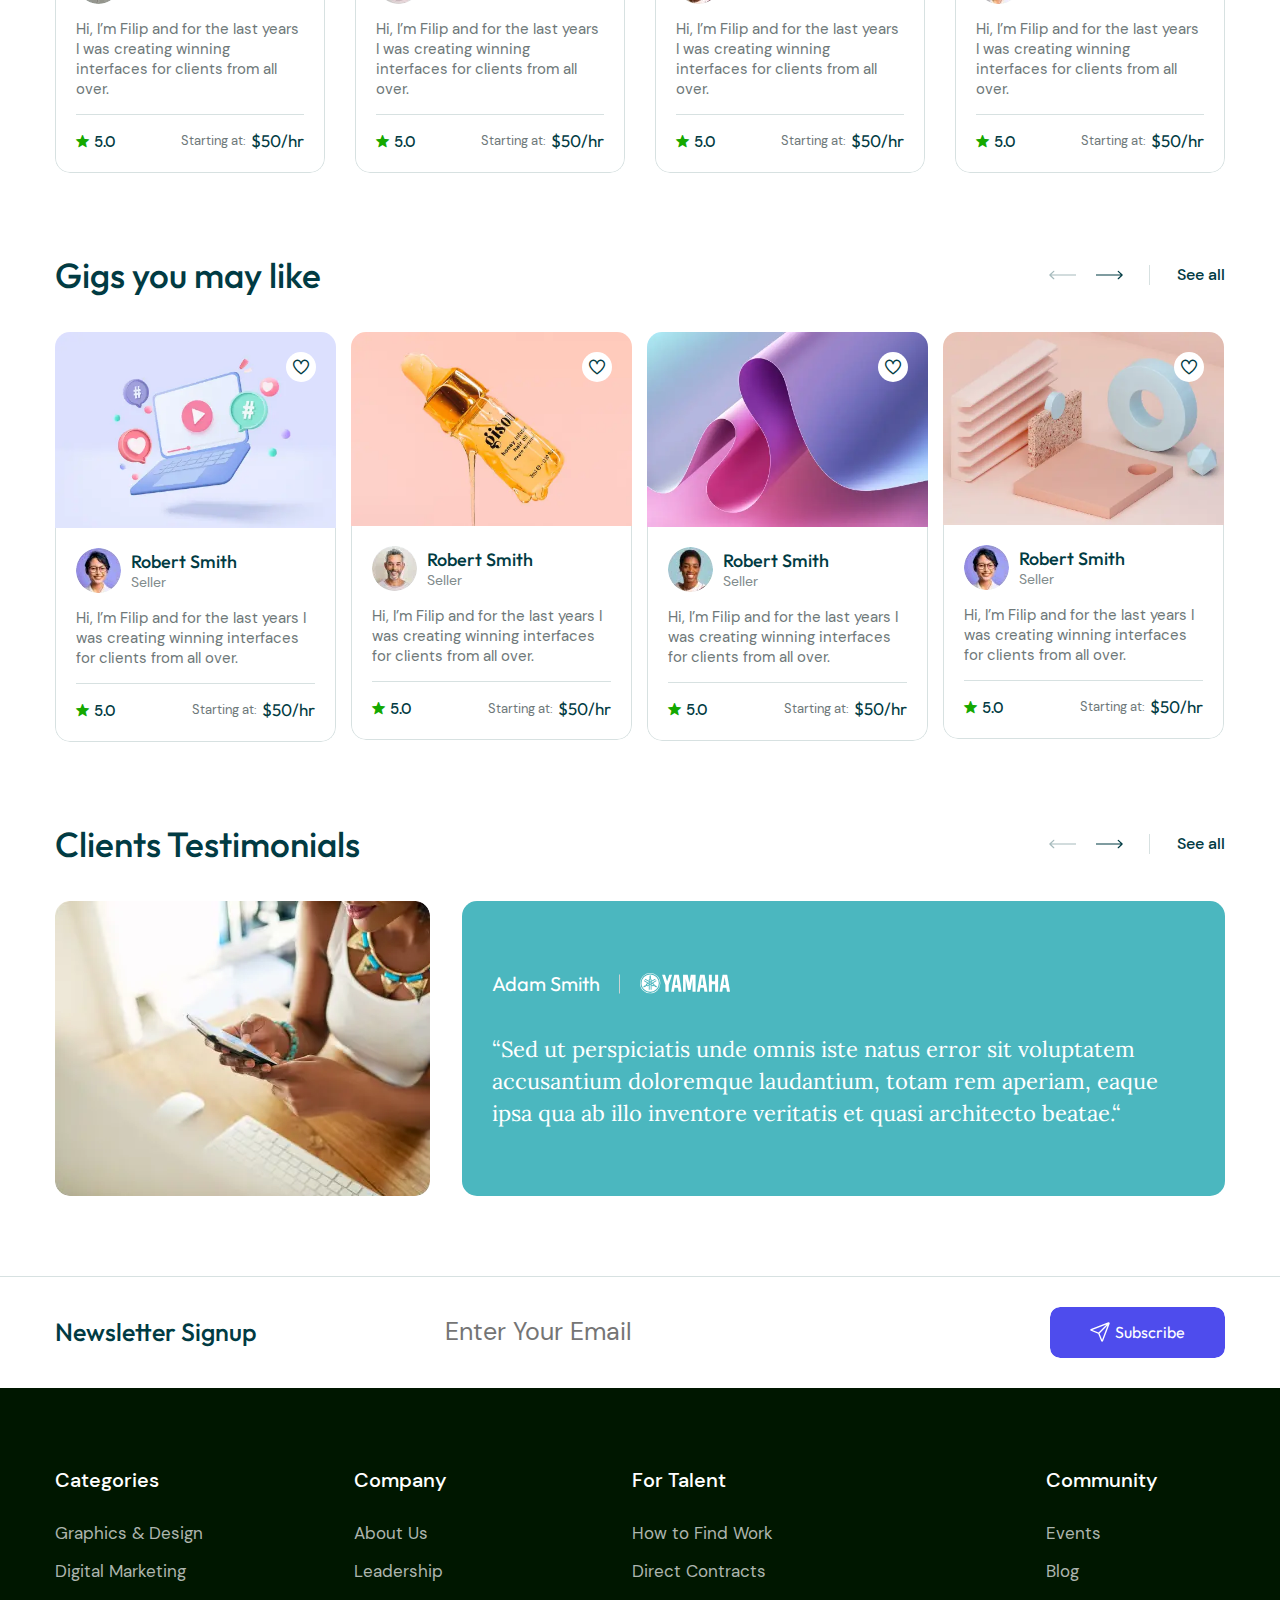
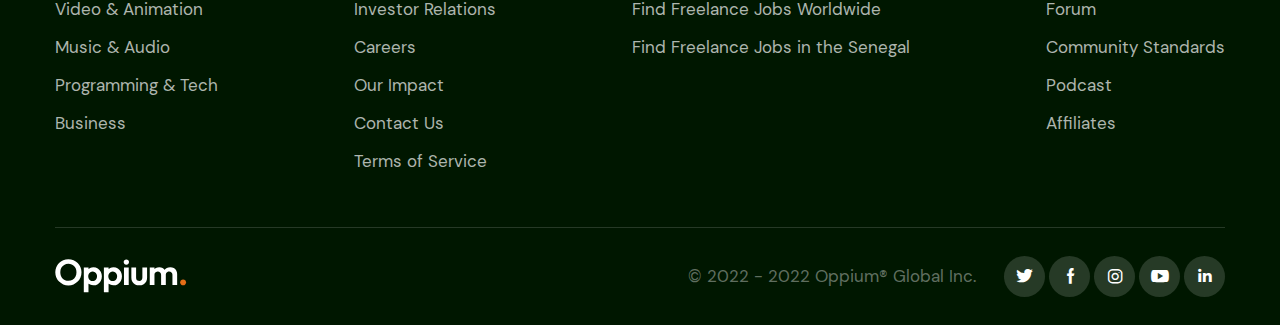
<file: index2.html>
<!DOCTYPE html>
<html lang="en">

<head>
	<meta charset="UTF-8">
	<meta name="viewport" content="width=device-width, initial-scale=1.0, maximum-scale=1">
	<link rel="shortcut icon" href="#" type="image/x-icon">
	<meta http-equiv="X-UA-Compatible" content="ie=edge">
	<meta name="description" content="#">
	<title>Oppium - Main</title>
	<link rel="stylesheet" href="css/jQuery-ui.css">
<link rel="stylesheet" href="css/fancy.css">
<link rel="stylesheet" href="css/swiper.css">
<link rel="stylesheet" href="css/kalendae.css">
<link rel="stylesheet" href="css/plyr.css">
<link rel="stylesheet" href="css/icons-font.css">
<link rel="stylesheet" href="css/timepicker.css">
<link rel="stylesheet" href="css/simditor.css">
<link rel="stylesheet" href="css/style.css">
<link rel="stylesheet" href="css/responsive.css">
</head>

<body id="body">
	<div class="wrapper">
		<!--Header-->
		<header class="header">
			<div class="container container--wide">
				<div class="header__inner df">
					<a class="header__logo" href="index.html">
						<img src="./img/logo-dark.svg" alt="Oppium">
					</a>
					<div class="header__inner-m">
						<nav class="header__nav">
							<ul class="df">
								<li><a href="#">Find Work</a></li>
								<li><a href="#">Hire Desigeners</a></li>
								<li><a href="#">Find Propositions</a></li>
							</ul>
						</nav>
						<div class="header__search global-search">
							<form class="df" action="#">
								<input type="text" placeholder="Search">
								<select class="custom-select">
									<option value="Jobs">Jobs</option>
									<option value="Option 1">Option 1</option>
									<option value="Option 2">Option 2</option>
									<option value="Option 3">Option 3</option>
									<option value="Option 4">Option 4</option>
									<option value="Option 5">Option 5</option>
								</select>
								<input type="submit" value="">
							</form>
						</div>
						<div class="header__actions df">
							<a href="#">
								<i class="i-notification"></i>
							</a>
							<a href="#">
								<i class="i-envelope"></i>
							</a>
							<a href="#">
								<i class="i-heart"></i>
							</a>
						</div>
					</div>
					<div class="header__userbox">
						<div class="header__user">
							<a class="header__user-btn popup-button" href="#">
								<img src="./img/users/user.webp" alt="User">
							</a>
							<div class="popup-global popup-triangle">
								<ul class="header__user-menu">
									<li>
										<a href="#">
											<i class="i-profile"></i>
											<span>Profile</span>
										</a>
									</li>
									<li> <a href="#">
											<i class="i-dashboard"></i>
											<span>Dashboard</span>
										</a></li>
									<li> <a href="#">
											<i class="i-settings"></i>
											<span>Settings</span>
										</a></li>
									<li> <a href="#">
											<i class="i-logout"></i>
											<span>Logout</span>
										</a></li>
								</ul>
							</div>
						</div>
						<div class="header__request">
							<a href="#">
								Post a Request
							</a>
						</div>
					</div>
					<!-- Card burger -->
<div class="burger">
	<div class="burger__toggle">
		<div class="burger__main">
			<span></span>
			<span></span>
			<span></span>
		</div>
		<div class="burger__cross">
			<span></span>
			<span></span>
		</div>
	</div>
</div><!-- Card burger -->
				</div>
			</div>
		</header>

		<!--Categories-->
		<div class="categories-wrap">
	<div class="categories">
		<div class="categories-wrap__arrow categories-wrap__arrow--left"></div>
		<div class="categories-wrap__arrow categories-wrap__arrow--right"></div>
		<div class="container container--wide">
			<ul>
				<li>
					<a href="#">Graphics &amp; Design </a>
				</li>
				<li>
					<a href="#">Development &amp; IT</a>
				</li>
				<li>
					<a href="#">Sales &amp; Marketing</a>
				</li>
				<li>
					<a href="#">Video &amp; Animation</a>
				</li>
				<li>
					<a href="#">Music &amp; Audio</a>
				</li>
				<li>
					<a href="#">Programming &amp; Tech</a>
				</li>
			</ul>
		</div>
	</div>
</div>

		<!--Main-->
		<main class="main">

			<!--Intro-->
			<div class="intro-a">
	<div class="container">
		<div class="intro-a__inner">
			<div class="intro-a__inner-left">
				<h1 class="g-title">Excellent start <span>freelance</span> work</h1>
				<div class="intro-a__buttons">
					<a href="#">Find Talent</a>
					<a href="#">Find Work</a>
				</div>
			</div>
			<div class="intro-a__inner-right">
				<div class="category-box">
					<a href="#">
						<div class="category-box__img">
							<i class="i-development"></i>
						</div>
						<h3 class="g-title">Development</h3>
						<p>288 Freelancers</p>
					</a>
				</div>
				<div class="category-box">
					<a href="#">
						<div class="category-box__img">
							<i class="i-translation"></i>
						</div>
						<h3 class="g-title">Writing &amp; Translation</h3>
						<p>288 Freelancers</p>
					</a>
				</div>
				<div class="category-box">
					<a href="#">
						<div class="category-box__img">
							<i class="i-video"></i>
						</div>
						<h3 class="g-title">Video &amp; Animation</h3>
						<p>288 Freelancers</p>
					</a>
				</div>
				<div class="category-box">
					<a href="#">
						<div class="category-box__img">
							<i class="i-marketing"></i>
						</div>
						<h3 class="g-title">Digital Marketing</h3>
						<p>288 Freelancers</p>
					</a>
				</div>
				<div class="category-box">
					<a href="#">
						<div class="category-box__img">
							<i class="i-design"></i>
						</div>
						<h3 class="g-title">UI/UX Design</h3>
						<p>288 Freelancers</p>
					</a>
				</div>
				<div class="category-box">
					<a href="#">
						<div class="category-box__img">
							<i class="i-voice"></i>
						</div>
						<h3 class="g-title">Music &amp; Audio</h3>
						<p>288 Freelancers</p>
					</a>
				</div>
			</div>
		</div>
	</div>
</div>

			<!--			Trusted-->
			<div class="trusted">
	<div class="container">
		<div class="trusted__inner">
			<h3>Trusted by</h3>
			<ul>
				<li>
					<a href="#">
						<img src="./img/trusted/zoom.svg" alt="Zoom">
					</a>
				</li>
				<li>
					<a href="#">
						<img src="./img/trusted/airbnb.svg" alt="Airbnb">
					</a>
				</li>
				<li>
					<a href="#">
						<img src="./img/trusted/nike.svg" alt="Nike">
					</a>
				</li>
				<li>
					<a href="#">
						<img src="./img/trusted/spotify.svg" alt="Spotify">
					</a>
				</li>
				<li>
					<a href="#">
						<img src="./img/trusted/visa.svg" alt="Visa">
					</a>
				</li>
				<li>
					<a href="#">
						<img src="./img/trusted/uber.svg" alt="Uber">
					</a>
				</li>
				<li>
					<a href="#">
						<img src="./img/trusted/gpay.svg" alt="GPay">
					</a>
				</li>
			</ul>
		</div>
	</div>
</div>

			<!-- Freelancers Propositions -->
			<div class="grid-box g-padding">
				<div class="container">
					<div class="grid-box__inner">
						<div class="top-row">
							<h2 class="grid-box__title g-title g-title--h2">Freelancers Propositions</h2>
							<a class="g-all" href="#">See all</a>
						</div>
						<div class="grid-box__content">
							<div class="g-prop">
								<div class="save">
									<i class="i-heart"></i>
								</div>
								<div class="g-prop__img">
									<img src="./img/propopsitions/1.webp" alt="Prop">
								</div>
								<div class="g-prop__inner">
									<div class="g-prop__user">
										<div class="g-user">
											<div class="g-user__avatar">
												<img src="./img/users/1.webp" alt="User">
											</div>
											<div class="g-user__cont">
												<span class="g-user__name">Robert Smith</span>
												<span class="g-user__info">Seller</span>
											</div>
										</div>
									</div>
									<p class="g-prop__text">
										Hi, I&rsquo;m Filip and for the last years I was creating winning
										interfaces for clients from all over.
									</p>
									<div class="g-prop__info">
										<div class="rating">
											<i class="i-star"></i>
											<span>5.0</span>
										</div>
										<div class="g-prop__price">
											<span>Starting at:</span>
											<span>$50/hr</span>
										</div>
									</div>
								</div>
							</div>
							<div class="g-prop">
								<div class="save">
									<i class="i-heart"></i>
								</div>
								<div class="g-prop__img">
									<img src="./img/propopsitions/2.webp" alt="Prop">
								</div>
								<div class="g-prop__inner">
									<div class="g-prop__user">
										<div class="g-user">
											<div class="g-user__avatar">
												<img src="./img/users/2.webp" alt="User">
											</div>
											<div class="g-user__cont">
												<span class="g-user__name">Robert Smith</span>
												<span class="g-user__info">Seller</span>
											</div>
										</div>
									</div>
									<p class="g-prop__text">
										Hi, I&rsquo;m Filip and for the last years I was creating winning
										interfaces for clients from all over.
									</p>
									<div class="g-prop__info">
										<div class="rating">
											<i class="i-star"></i>
											<span>5.0</span>
										</div>
										<div class="g-prop__price">
											<span>Starting at:</span>
											<span>$50/hr</span>
										</div>
									</div>
								</div>
							</div>
							<div class="g-prop">
								<div class="save">
									<i class="i-heart"></i>
								</div>
								<div class="g-prop__img">
									<img src="./img/propopsitions/3.webp" alt="Prop">
								</div>
								<div class="g-prop__inner">
									<div class="g-prop__user">
										<div class="g-user">
											<div class="g-user__avatar">
												<img src="./img/users/3.webp" alt="User">
											</div>
											<div class="g-user__cont">
												<span class="g-user__name">Robert Smith</span>
												<span class="g-user__info">Seller</span>
											</div>
										</div>
									</div>
									<p class="g-prop__text">
										Hi, I&rsquo;m Filip and for the last years I was creating winning
										interfaces for clients from all over.
									</p>
									<div class="g-prop__info">
										<div class="rating">
											<i class="i-star"></i>
											<span>5.0</span>
										</div>
										<div class="g-prop__price">
											<span>Starting at:</span>
											<span>$50/hr</span>
										</div>
									</div>
								</div>
							</div>
							<div class="g-prop">
								<div class="save">
									<i class="i-heart"></i>
								</div>
								<div class="g-prop__img">
									<img src="./img/propopsitions/4.webp" alt="Prop">
								</div>
								<div class="g-prop__inner">
									<div class="g-prop__user">
										<div class="g-user">
											<div class="g-user__avatar">
												<img src="./img/users/4.webp" alt="User">
											</div>
											<div class="g-user__cont">
												<span class="g-user__name">Robert Smith</span>
												<span class="g-user__info">Seller</span>
											</div>
										</div>
									</div>
									<p class="g-prop__text">
										Hi, I&rsquo;m Filip and for the last years I was creating winning
										interfaces for clients from all over.
									</p>
									<div class="g-prop__info">
										<div class="rating">
											<i class="i-star"></i>
											<span>5.0</span>
										</div>
										<div class="g-prop__price">
											<span>Starting at:</span>
											<span>$50/hr</span>
										</div>
									</div>
								</div>
							</div>
						</div>
					</div>
				</div>
			</div>

			<!-- Most popular Propositions -->
			<div class="g-slider g-padding blue-bg">
				<div class="container">
					<div class="g-slider__inner">
						<div class="top-row">
							<h2 class="g-title g-title--h2">Most popular Propositions in <span
									class="g-title__colored">Marketing Strategy</span>
							</h2>
							<div class="g-slider__buttons">
								<div class="swiper-button-prev swiper-button-prev1"></div>
								<div class="swiper-button-next swiper-button-next1"></div>
							</div>
							<a class="g-all" href="#">See all</a>
						</div>
						<div class="swiper" id="g-slider__grid">
							<div class="swiper-wrapper">
								<div class="swiper-slide">
									<div class="g-prop">
										<div class="save">
											<i class="i-heart"></i>
										</div>
										<div class="g-prop__img">
											<img src="./img/propopsitions/5.webp" alt="Prop">
										</div>
										<div class="g-prop__inner">
											<div class="g-prop__user">
												<div class="g-user">
													<div class="g-user__avatar">
														<img src="./img/users/4.webp" alt="User">
													</div>
													<div class="g-user__cont">
														<span class="g-user__name">Robert Smith</span>
														<span class="g-user__info">Seller</span>
													</div>
												</div>
											</div>
											<p class="g-prop__text">
												Hi, I&rsquo;m Filip and for the last years I was creating winning
												interfaces for clients from all over.
											</p>
											<div class="g-prop__info">
												<div class="rating">
													<i class="i-star"></i>
													<span>5.0</span>
												</div>
												<div class="g-prop__price">
													<span>Starting at:</span>
													<span>$50/hr</span>
												</div>
											</div>
										</div>
									</div>
								</div>
								<div class="swiper-slide">
									<div class="g-prop">
										<div class="save">
											<i class="i-heart"></i>
										</div>
										<div class="g-prop__img">
											<img src="./img/propopsitions/6.webp" alt="Prop">
										</div>
										<div class="g-prop__inner">
											<div class="g-prop__user">
												<div class="g-user">
													<div class="g-user__avatar">
														<img src="./img/users/2.webp" alt="User">
													</div>
													<div class="g-user__cont">
														<span class="g-user__name">Robert Smith</span>
														<span class="g-user__info">Seller</span>
													</div>
												</div>
											</div>
											<p class="g-prop__text">
												Hi, I&rsquo;m Filip and for the last years I was creating winning
												interfaces for clients from all over.
											</p>
											<div class="g-prop__info">
												<div class="rating">
													<i class="i-star"></i>
													<span>5.0</span>
												</div>
												<div class="g-prop__price">
													<span>Starting at:</span>
													<span>$50/hr</span>
												</div>
											</div>
										</div>
									</div>
								</div>
								<div class="swiper-slide">
									<div class="g-prop">
										<div class="save">
											<i class="i-heart"></i>
										</div>
										<div class="g-prop__img">
											<img src="./img/propopsitions/7.webp" alt="Prop">
										</div>
										<div class="g-prop__inner">
											<div class="g-prop__user">
												<div class="g-user">
													<div class="g-user__avatar">
														<img src="./img/users/3.webp" alt="User">
													</div>
													<div class="g-user__cont">
														<span class="g-user__name">Robert Smith</span>
														<span class="g-user__info">Seller</span>
													</div>
												</div>
											</div>
											<p class="g-prop__text">
												Hi, I&rsquo;m Filip and for the last years I was creating winning
												interfaces for clients from all over.
											</p>
											<div class="g-prop__info">
												<div class="rating">
													<i class="i-star"></i>
													<span>5.0</span>
												</div>
												<div class="g-prop__price">
													<span>Starting at:</span>
													<span>$50/hr</span>
												</div>
											</div>
										</div>
									</div>
								</div>
								<div class="swiper-slide">
									<div class="g-prop">
										<div class="save">
											<i class="i-heart"></i>
										</div>
										<div class="g-prop__img">
											<img src="./img/propopsitions/8.webp" alt="Prop">
										</div>
										<div class="g-prop__inner">
											<div class="g-prop__user">
												<div class="g-user">
													<div class="g-user__avatar">
														<img src="./img/users/4.webp" alt="User">
													</div>
													<div class="g-user__cont">
														<span class="g-user__name">Robert Smith</span>
														<span class="g-user__info">Seller</span>
													</div>
												</div>
											</div>
											<p class="g-prop__text">
												Hi, I&rsquo;m Filip and for the last years I was creating winning
												interfaces for clients from all over.
											</p>
											<div class="g-prop__info">
												<div class="rating">
													<i class="i-star"></i>
													<span>5.0</span>
												</div>
												<div class="g-prop__price">
													<span>Starting at:</span>
													<span>$50/hr</span>
												</div>
											</div>
										</div>
									</div>
								</div>
								<div class="swiper-slide">
									<div class="g-prop">
										<div class="save">
											<i class="i-heart"></i>
										</div>
										<div class="g-prop__img">
											<img src="./img/propopsitions/4.webp" alt="Prop">
										</div>
										<div class="g-prop__inner">
											<div class="g-prop__user">
												<div class="g-user">
													<div class="g-user__avatar">
														<img src="./img/users/4.webp" alt="User">
													</div>
													<div class="g-user__cont">
														<span class="g-user__name">Robert Smith</span>
														<span class="g-user__info">Seller</span>
													</div>
												</div>
											</div>
											<p class="g-prop__text">
												Hi, I&rsquo;m Filip and for the last years I was creating winning
												interfaces for clients from all over.
											</p>
											<div class="g-prop__info">
												<div class="rating">
													<i class="i-star"></i>
													<span>5.0</span>
												</div>
												<div class="g-prop__price">
													<span>Starting at:</span>
													<span>$50/hr</span>
												</div>
											</div>
										</div>
									</div>
								</div>
							</div>
						</div>
					</div>
				</div>
			</div>

			<!-- Freelancers Propositions -->
			<div class="grid-box g-padding">
				<div class="container">
					<div class="grid-box__inner">
						<div class="top-row">
							<h2 class="grid-box__title g-title g-title--h2">Freelancers Propositions</h2>
							<a class="g-all" href="#">See all</a>
						</div>
						<div class="grid-box__content">
							<div class="g-prop">
								<div class="save">
									<i class="i-heart"></i>
								</div>
								<div class="g-prop__img">
									<img src="./img/propopsitions/9.webp" alt="Prop">
								</div>
								<div class="g-prop__inner">
									<div class="g-prop__user">
										<div class="g-user">
											<div class="g-user__avatar">
												<img src="./img/users/1.webp" alt="User">
											</div>
											<div class="g-user__cont">
												<span class="g-user__name">Robert Smith</span>
												<span class="g-user__info">Seller</span>
											</div>
										</div>
									</div>
									<p class="g-prop__text">
										Hi, I&rsquo;m Filip and for the last years I was creating winning
										interfaces for clients from all over.
									</p>
									<div class="g-prop__info">
										<div class="rating">
											<i class="i-star"></i>
											<span>5.0</span>
										</div>
										<div class="g-prop__price">
											<span>Starting at:</span>
											<span>$50/hr</span>
										</div>
									</div>
								</div>
							</div>
							<div class="g-prop">
								<div class="save">
									<i class="i-heart"></i>
								</div>
								<div class="g-prop__img">
									<img src="./img/propopsitions/10.webp" alt="Prop">
								</div>
								<div class="g-prop__inner">
									<div class="g-prop__user">
										<div class="g-user">
											<div class="g-user__avatar">
												<img src="./img/users/2.webp" alt="User">
											</div>
											<div class="g-user__cont">
												<span class="g-user__name">Robert Smith</span>
												<span class="g-user__info">Seller</span>
											</div>
										</div>
									</div>
									<p class="g-prop__text">
										Hi, I&rsquo;m Filip and for the last years I was creating winning
										interfaces for clients from all over.
									</p>
									<div class="g-prop__info">
										<div class="rating">
											<i class="i-star"></i>
											<span>5.0</span>
										</div>
										<div class="g-prop__price">
											<span>Starting at:</span>
											<span>$50/hr</span>
										</div>
									</div>
								</div>
							</div>
							<div class="g-prop">
								<div class="save">
									<i class="i-heart"></i>
								</div>
								<div class="g-prop__img">
									<img src="./img/propopsitions/11.webp" alt="Prop">
								</div>
								<div class="g-prop__inner">
									<div class="g-prop__user">
										<div class="g-user">
											<div class="g-user__avatar">
												<img src="./img/users/3.webp" alt="User">
											</div>
											<div class="g-user__cont">
												<span class="g-user__name">Robert Smith</span>
												<span class="g-user__info">Seller</span>
											</div>
										</div>
									</div>
									<p class="g-prop__text">
										Hi, I&rsquo;m Filip and for the last years I was creating winning
										interfaces for clients from all over.
									</p>
									<div class="g-prop__info">
										<div class="rating">
											<i class="i-star"></i>
											<span>5.0</span>
										</div>
										<div class="g-prop__price">
											<span>Starting at:</span>
											<span>$50/hr</span>
										</div>
									</div>
								</div>
							</div>
							<div class="g-prop">
								<div class="save">
									<i class="i-heart"></i>
								</div>
								<div class="g-prop__img">
									<img src="./img/propopsitions/12.webp" alt="Prop">
								</div>
								<div class="g-prop__inner">
									<div class="g-prop__user">
										<div class="g-user">
											<div class="g-user__avatar">
												<img src="./img/users/4.webp" alt="User">
											</div>
											<div class="g-user__cont">
												<span class="g-user__name">Robert Smith</span>
												<span class="g-user__info">Seller</span>
											</div>
										</div>
									</div>
									<p class="g-prop__text">
										Hi, I&rsquo;m Filip and for the last years I was creating winning
										interfaces for clients from all over.
									</p>
									<div class="g-prop__info">
										<div class="rating">
											<i class="i-star"></i>
											<span>5.0</span>
										</div>
										<div class="g-prop__price">
											<span>Starting at:</span>
											<span>$50/hr</span>
										</div>
									</div>
								</div>
							</div>
							<div class="g-prop">
								<div class="save">
									<i class="i-heart"></i>
								</div>
								<div class="g-prop__img">
									<img src="./img/propopsitions/13.webp" alt="Prop">
								</div>
								<div class="g-prop__inner">
									<div class="g-prop__user">
										<div class="g-user">
											<div class="g-user__avatar">
												<img src="./img/users/1.webp" alt="User">
											</div>
											<div class="g-user__cont">
												<span class="g-user__name">Robert Smith</span>
												<span class="g-user__info">Seller</span>
											</div>
										</div>
									</div>
									<p class="g-prop__text">
										Hi, I&rsquo;m Filip and for the last years I was creating winning
										interfaces for clients from all over.
									</p>
									<div class="g-prop__info">
										<div class="rating">
											<i class="i-star"></i>
											<span>5.0</span>
										</div>
										<div class="g-prop__price">
											<span>Starting at:</span>
											<span>$50/hr</span>
										</div>
									</div>
								</div>
							</div>
							<div class="g-prop">
								<div class="save">
									<i class="i-heart"></i>
								</div>
								<div class="g-prop__img">
									<img src="./img/propopsitions/14.webp" alt="Prop">
								</div>
								<div class="g-prop__inner">
									<div class="g-prop__user">
										<div class="g-user">
											<div class="g-user__avatar">
												<img src="./img/users/2.webp" alt="User">
											</div>
											<div class="g-user__cont">
												<span class="g-user__name">Robert Smith</span>
												<span class="g-user__info">Seller</span>
											</div>
										</div>
									</div>
									<p class="g-prop__text">
										Hi, I&rsquo;m Filip and for the last years I was creating winning
										interfaces for clients from all over.
									</p>
									<div class="g-prop__info">
										<div class="rating">
											<i class="i-star"></i>
											<span>5.0</span>
										</div>
										<div class="g-prop__price">
											<span>Starting at:</span>
											<span>$50/hr</span>
										</div>
									</div>
								</div>
							</div>
							<div class="g-prop">
								<div class="save">
									<i class="i-heart"></i>
								</div>
								<div class="g-prop__img">
									<img src="./img/propopsitions/15.webp" alt="Prop">
								</div>
								<div class="g-prop__inner">
									<div class="g-prop__user">
										<div class="g-user">
											<div class="g-user__avatar">
												<img src="./img/users/3.webp" alt="User">
											</div>
											<div class="g-user__cont">
												<span class="g-user__name">Robert Smith</span>
												<span class="g-user__info">Seller</span>
											</div>
										</div>
									</div>
									<p class="g-prop__text">
										Hi, I&rsquo;m Filip and for the last years I was creating winning
										interfaces for clients from all over.
									</p>
									<div class="g-prop__info">
										<div class="rating">
											<i class="i-star"></i>
											<span>5.0</span>
										</div>
										<div class="g-prop__price">
											<span>Starting at:</span>
											<span>$50/hr</span>
										</div>
									</div>
								</div>
							</div>
							<div class="g-prop">
								<div class="save">
									<i class="i-heart"></i>
								</div>
								<div class="g-prop__img">
									<img src="./img/propopsitions/16.webp" alt="Prop">
								</div>
								<div class="g-prop__inner">
									<div class="g-prop__user">
										<div class="g-user">
											<div class="g-user__avatar">
												<img src="./img/users/4.webp" alt="User">
											</div>
											<div class="g-user__cont">
												<span class="g-user__name">Robert Smith</span>
												<span class="g-user__info">Seller</span>
											</div>
										</div>
									</div>
									<p class="g-prop__text">
										Hi, I&rsquo;m Filip and for the last years I was creating winning
										interfaces for clients from all over.
									</p>
									<div class="g-prop__info">
										<div class="rating">
											<i class="i-star"></i>
											<span>5.0</span>
										</div>
										<div class="g-prop__price">
											<span>Starting at:</span>
											<span>$50/hr</span>
										</div>
									</div>
								</div>
							</div>
						</div>
					</div>
				</div>
			</div>

			<!-- Gigs you may like -->
			<div class="g-slider g-padding g-padding--top">
				<div class="container">
					<div class="g-slider__inner">
						<div class="top-row">
							<h2 class="g-title g-title--h2">Gigs you may like</h2>
							<div class="g-slider__buttons">
								<div class="swiper-button-prev swiper-button-prev2"></div>
								<div class="swiper-button-next swiper-button-next2"></div>
							</div>
							<a class="g-all" href="#">See all</a>
						</div>
						<div class="swiper" id="g-slider__grid2">
							<div class="swiper-wrapper">
								<div class="swiper-slide">
									<div class="g-prop">
										<div class="save">
											<i class="i-heart"></i>
										</div>
										<div class="g-prop__img">
											<img src="./img/propopsitions/17.webp" alt="Prop">
										</div>
										<div class="g-prop__inner">
											<div class="g-prop__user">
												<div class="g-user">
													<div class="g-user__avatar">
														<img src="./img/users/4.webp" alt="User">
													</div>
													<div class="g-user__cont">
														<span class="g-user__name">Robert Smith</span>
														<span class="g-user__info">Seller</span>
													</div>
												</div>
											</div>
											<p class="g-prop__text">
												Hi, I&rsquo;m Filip and for the last years I was creating winning
												interfaces for clients from all over.
											</p>
											<div class="g-prop__info">
												<div class="rating">
													<i class="i-star"></i>
													<span>5.0</span>
												</div>
												<div class="g-prop__price">
													<span>Starting at:</span>
													<span>$50/hr</span>
												</div>
											</div>
										</div>
									</div>
								</div>
								<div class="swiper-slide">
									<div class="g-prop">
										<div class="save">
											<i class="i-heart"></i>
										</div>
										<div class="g-prop__img">
											<img src="./img/propopsitions/18.webp" alt="Prop">
										</div>
										<div class="g-prop__inner">
											<div class="g-prop__user">
												<div class="g-user">
													<div class="g-user__avatar">
														<img src="./img/users/2.webp" alt="User">
													</div>
													<div class="g-user__cont">
														<span class="g-user__name">Robert Smith</span>
														<span class="g-user__info">Seller</span>
													</div>
												</div>
											</div>
											<p class="g-prop__text">
												Hi, I&rsquo;m Filip and for the last years I was creating winning
												interfaces for clients from all over.
											</p>
											<div class="g-prop__info">
												<div class="rating">
													<i class="i-star"></i>
													<span>5.0</span>
												</div>
												<div class="g-prop__price">
													<span>Starting at:</span>
													<span>$50/hr</span>
												</div>
											</div>
										</div>
									</div>
								</div>
								<div class="swiper-slide">
									<div class="g-prop">
										<div class="save">
											<i class="i-heart"></i>
										</div>
										<div class="g-prop__img">
											<img src="./img/propopsitions/19.webp" alt="Prop">
										</div>
										<div class="g-prop__inner">
											<div class="g-prop__user">
												<div class="g-user">
													<div class="g-user__avatar">
														<img src="./img/users/3.webp" alt="User">
													</div>
													<div class="g-user__cont">
														<span class="g-user__name">Robert Smith</span>
														<span class="g-user__info">Seller</span>
													</div>
												</div>
											</div>
											<p class="g-prop__text">
												Hi, I&rsquo;m Filip and for the last years I was creating winning
												interfaces for clients from all over.
											</p>
											<div class="g-prop__info">
												<div class="rating">
													<i class="i-star"></i>
													<span>5.0</span>
												</div>
												<div class="g-prop__price">
													<span>Starting at:</span>
													<span>$50/hr</span>
												</div>
											</div>
										</div>
									</div>
								</div>
								<div class="swiper-slide">
									<div class="g-prop">
										<div class="save">
											<i class="i-heart"></i>
										</div>
										<div class="g-prop__img">
											<img src="./img/propopsitions/20.webp" alt="Prop">
										</div>
										<div class="g-prop__inner">
											<div class="g-prop__user">
												<div class="g-user">
													<div class="g-user__avatar">
														<img src="./img/users/4.webp" alt="User">
													</div>
													<div class="g-user__cont">
														<span class="g-user__name">Robert Smith</span>
														<span class="g-user__info">Seller</span>
													</div>
												</div>
											</div>
											<p class="g-prop__text">
												Hi, I&rsquo;m Filip and for the last years I was creating winning
												interfaces for clients from all over.
											</p>
											<div class="g-prop__info">
												<div class="rating">
													<i class="i-star"></i>
													<span>5.0</span>
												</div>
												<div class="g-prop__price">
													<span>Starting at:</span>
													<span>$50/hr</span>
												</div>
											</div>
										</div>
									</div>
								</div>
								<div class="swiper-slide">
									<div class="g-prop">
										<div class="save">
											<i class="i-heart"></i>
										</div>
										<div class="g-prop__img">
											<img src="./img/propopsitions/4.webp" alt="Prop">
										</div>
										<div class="g-prop__inner">
											<div class="g-prop__user">
												<div class="g-user">
													<div class="g-user__avatar">
														<img src="./img/users/4.webp" alt="User">
													</div>
													<div class="g-user__cont">
														<span class="g-user__name">Robert Smith</span>
														<span class="g-user__info">Seller</span>
													</div>
												</div>
											</div>
											<p class="g-prop__text">
												Hi, I&rsquo;m Filip and for the last years I was creating winning
												interfaces for clients from all over.
											</p>
											<div class="g-prop__info">
												<div class="rating">
													<i class="i-star"></i>
													<span>5.0</span>
												</div>
												<div class="g-prop__price">
													<span>Starting at:</span>
													<span>$50/hr</span>
												</div>
											</div>
										</div>
									</div>
								</div>
							</div>
						</div>
					</div>
				</div>
			</div>

			<!-- Clients Testimonials -->
			<div class="g-slider g-padding g-padding--top">
				<div class="container">
					<div class="g-slider__inner">
						<div class="top-row">
							<h2 class="g-title g-title--h2">Clients Testimonials</h2>
							<div class="g-slider__buttons">
								<div class="swiper-button-prev swiper-button-prev3"></div>
								<div class="swiper-button-next swiper-button-next3"></div>
							</div>
							<a class="g-all" href="#">See all</a>
						</div>
						<div class="swiper" id="g-slider__row">
							<div class="swiper-wrapper">
								<div class="swiper-slide">
									<div class="g-slider__row-item">
										<div class="g-slider__row-img">
											<img src="./img/testimonials/1.webp" alt="Testimonials">
										</div>
										<div class="g-slider__row-content">
											<div class="g-slider__row-info">
												<span>Adam Smith</span>
												<div>
													<img src="./img/company/yamaha.svg" alt="Yamaha">
												</div>
											</div>
											<div class="g-slider__row-text">
												&ldquo;Sed ut perspiciatis unde omnis iste natus error sit voluptatem
												accusantium doloremque laudantium, totam rem aperiam,
												eaque ipsa qua ab illo inventore veritatis et quasi architecto
												beatae.&ldquo;
											</div>
										</div>
									</div>
								</div>
								<div class="swiper-slide">
									<div class="g-slider__row-item">
										<div class="g-slider__row-img">
											<img src="./img/testimonials/1.webp" alt="Testimonials">
										</div>
										<div class="g-slider__row-content">
											<div class="g-slider__row-info">
												<span>Adam Smith</span>
												<div>
													<img src="./img/company/yamaha.svg" alt="Yamaha">
												</div>
											</div>
											<div class="g-slider__row-text">
												&ldquo;Sed ut perspiciatis unde omnis iste natus error sit voluptatem
												accusantium doloremque laudantium, totam rem aperiam,
												eaque ipsa qua ab illo inventore veritatis et quasi architecto
												beatae.&ldquo;
											</div>
										</div>
									</div>
								</div>
							</div>
						</div>
					</div>
				</div>
			</div>

		</main>

		<!--Newsletter-->
		<div class="newsletter">
	<div class="container">
		<div class="newsletter__inner">
			<h4 class="g-title">
				Newsletter Signup
			</h4>
			<form action="#">
				<input type="email" placeholder="Enter Your Email" required>
				<input type="submit" value="Subscribe">
			</form>
		</div>
	</div>
</div>

		<!--Footer-->
		<footer class="footer">
	<div class="container">
		<div class="footer__inner">
			<div class="footer__top">
				<div class="footer__item">
					<h5 class="footer__item-title">Categories</h5>
					<ul class="footer__item-list">
						<li>
							<a href="#">Graphics &amp; Design</a>
						</li>
						<li>
							<a href="#">Digital Marketing</a>
						</li>
						<li>
							<a href="#">Video &amp; Animation</a>
						</li>
						<li>
							<a href="#">Music &amp; Audio</a>
						</li>
						<li>
							<a href="#">Programming &amp; Tech</a>
						</li>
						<li>
							<a href="#">Business</a>
						</li>
					</ul>
				</div>
				<div class="footer__item">
					<h5 class="footer__item-title">Company</h5>
					<ul class="footer__item-list">
						<li>
							<a href="#">About Us</a>
						</li>
						<li>
							<a href="#">Leadership</a>
						</li>
						<li>
							<a href="#">Investor Relations</a>
						</li>
						<li>
							<a href="#">Careers</a>
						</li>
						<li>
							<a href="#">Our Impact</a>
						</li>
						<li>
							<a href="#">Contact Us</a>
						</li>
						<li>
							<a href="#">Terms of Service</a>
						</li>
					</ul>
				</div>
				<div class="footer__item">
					<h5 class="footer__item-title">For Talent</h5>
					<ul class="footer__item-list">
						<li>
							<a href="#">How to Find Work</a>
						</li>
						<li>
							<a href="#">Direct Contracts</a>
						</li>
						<li>
							<a href="#">Find Freelance Jobs Worldwide</a>
						</li>
						<li>
							<a href="#">Find Freelance Jobs in the Senegal</a>
						</li>
					</ul>
				</div>
				<div class="footer__item">
					<h5 class="footer__item-title">Community</h5>
					<ul class="footer__item-list">
						<li>
							<a href="#">Events</a>
						</li>
						<li>
							<a href="#">Blog</a>
						</li>
						<li>
							<a href="#">Forum</a>
						</li>
						<li>
							<a href="#">Community Standards</a>
						</li>
						<li>
							<a href="#">Podcast</a>
						</li>
						<li>
							<a href="#">Affiliates</a>
						</li>
					</ul>
				</div>
			</div>
			<div class="footer__bottom">
				<a href="index.html">
					<img src="./img/logo-light.svg" alt="Oppium">
				</a>
				<p class="footer__rights">
					&copy; 2022 - 2022 Oppium&reg; Global Inc.
				</p>
				<div class="footer__socials">
					<a href="#"> <i class="i-s-twitter"></i></a>
					<a href="#"><i class="i-s-facebook"></i></a>
					<a href="#"><i class="i-s-instagram"></i></a>
					<a href="#"><i class="i-s-youtube"></i></a>
					<a href="#"><i class="i-s-linkedin"></i></a>
				</div>
			</div>
		</div>
	</div>
</footer>
	</div>
	<script src="js/jquery-3.6.0.min.js"></script>
<script src="js/jquery.ui.touch-punch.min.js"></script>
<script src="js/jQuery-ui.js"></script>
<script src="js/fancy.js"></script>
<script src="js/kalendae.standalone.js"></script>
<script src="js/plyr.js"></script>
<script src="js/swiper.js"></script>
<script src="js/timepicker.js"></script>

<script src="js/module.js"></script>
<script src="js/hotkeys.js"></script>
<script src="js/uploader.js"></script>
<script src="js/simditor.js"></script>

<script src="js/main.js"></script>
</body>

</html>
</file>
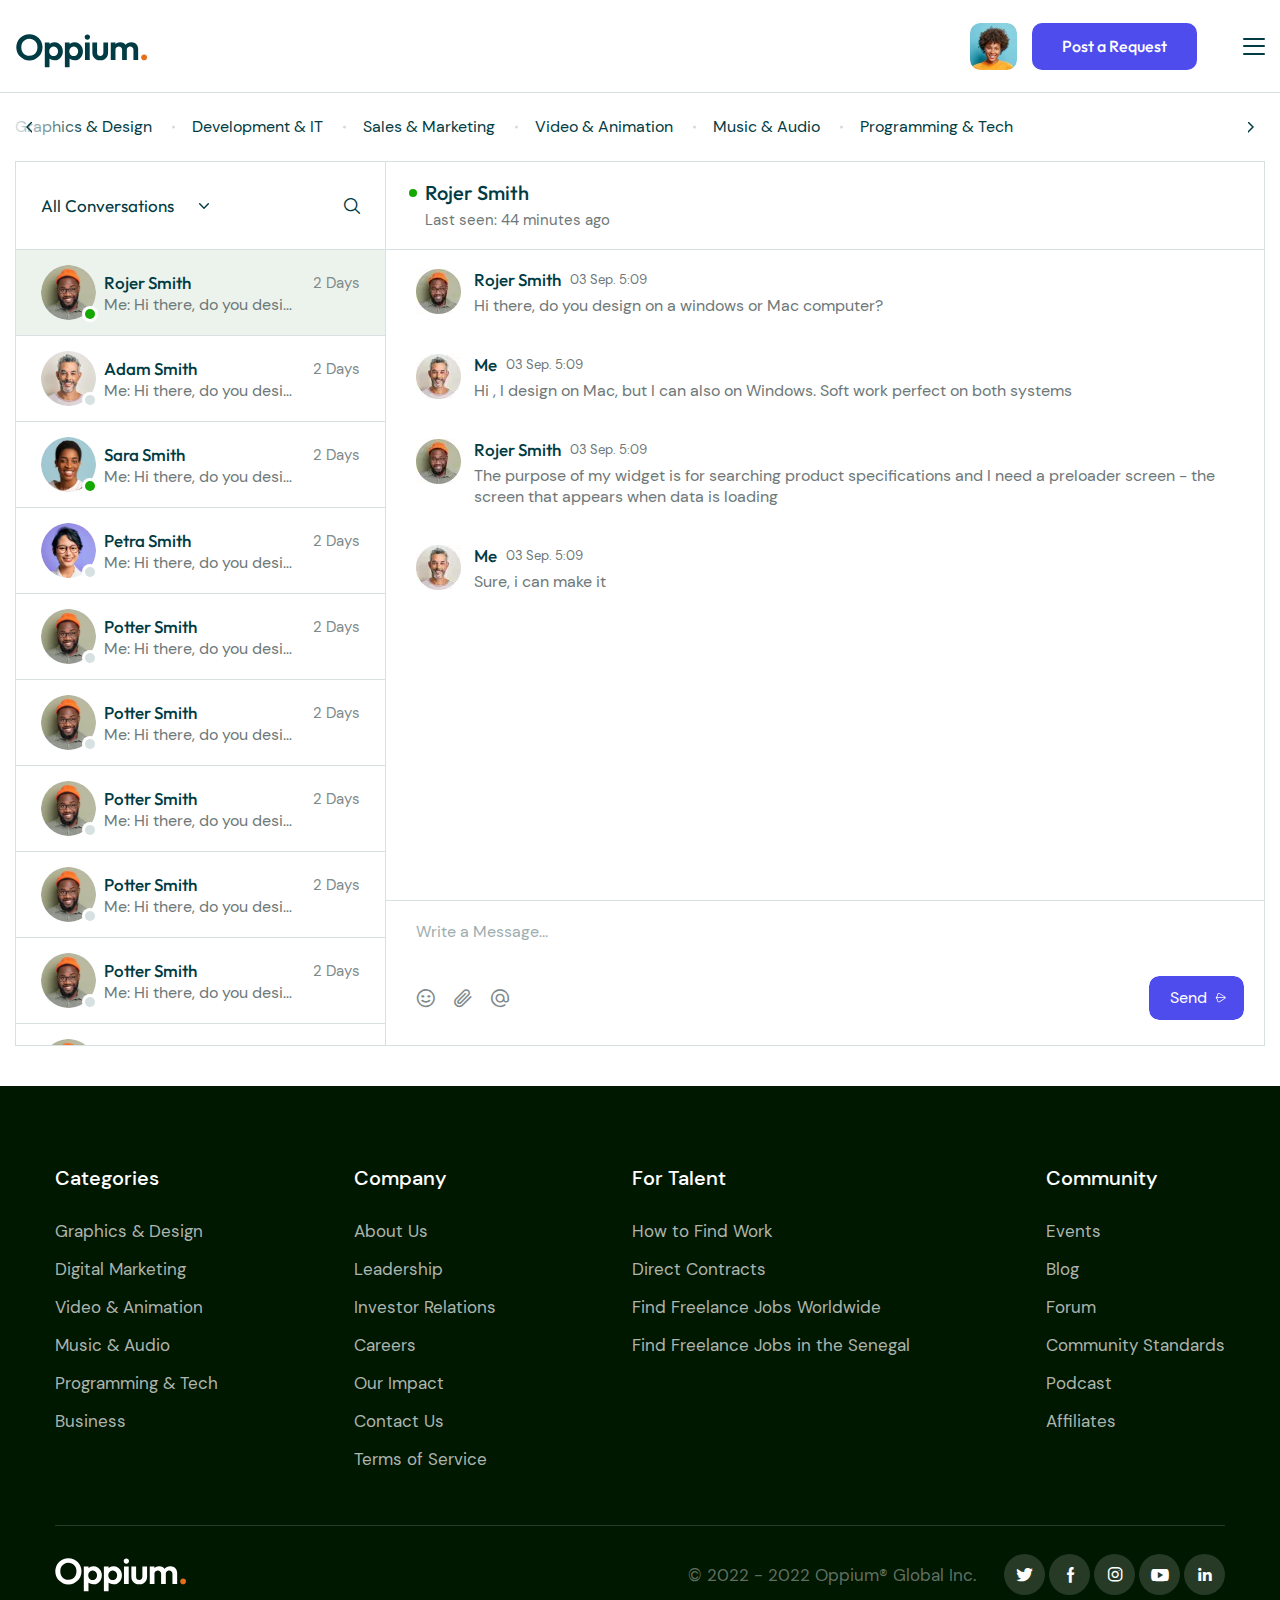
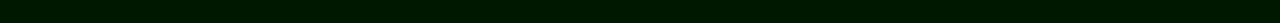
<file: messages.html>
<!DOCTYPE html>
<html lang="en">

<head>
	<meta charset="UTF-8">
	<meta name="viewport" content="width=device-width, initial-scale=1.0, maximum-scale=1">
	<link rel="shortcut icon" href="#" type="image/x-icon">
	<meta http-equiv="X-UA-Compatible" content="ie=edge">
	<meta name="description" content="#">
	<title>Oppium - Messages</title>
	<link rel="stylesheet" href="css/jQuery-ui.css">
<link rel="stylesheet" href="css/fancy.css">
<link rel="stylesheet" href="css/swiper.css">
<link rel="stylesheet" href="css/kalendae.css">
<link rel="stylesheet" href="css/plyr.css">
<link rel="stylesheet" href="css/icons-font.css">
<link rel="stylesheet" href="css/timepicker.css">
<link rel="stylesheet" href="css/simditor.css">
<link rel="stylesheet" href="css/style.css">
<link rel="stylesheet" href="css/responsive.css">
</head>

<body id="body">
	<div class="wrapper">
		<!-- Header -->
		<header class="header">
	<div class="container container--wide">
		<div class="header__inner df">
			<a class="header__logo" href="index.html">
				<img src="./img/logo-dark.svg" alt="Oppium">
			</a>
			<div class="header__inner-m">
				<nav class="header__nav">
					<ul class="df">
						<li><a href="#">Find Work</a></li>
						<li><a href="#">Hire Desigeners</a></li>
						<li><a href="#">Find Propositions</a></li>
					</ul>
				</nav>
				<div class="header__search global-search">
	<form class="df" action="#">
		<input type="text" placeholder="Search">
		<select class="custom-select">
			<option value="Jobs">Jobs</option>
			<option value="Option 1">Option 1</option>
			<option value="Option 2">Option 2</option>
			<option value="Option 3">Option 3</option>
			<option value="Option 4">Option 4</option>
		</select>
		<input type="submit" value="">
	</form>
</div>
				<div class="header__actions df">
					<a href="#">
						<i class="i-notification"></i>
					</a>
					<a href="#">
						<i class="i-envelope"></i>
					</a>
					<a href="#">
						<i class="i-heart"></i>
					</a>
				</div>
			</div>
			<div class="header__userbox">
				<!-- <div class="header__sign">
					<a class="modal-btn" href="#" data-id="sign-in">Sign In</a>
				</div>
				<div class="header__join">
					<a class="modal-btn" href="#" data-id="sign-up">
						Join
					</a>
				</div> -->
				<div class="header__user">
					<a class="header__user-btn popup-button" href="#">
						<img src="./img/users/user.webp" alt="User">
					</a>
					<div class="popup-global popup-triangle">
						<ul class="header__user-menu">
							<li>
								<a href="#">
									<i class="i-profile"></i>
									<span>Profile</span>
								</a>
							</li>
							<li> <a href="#">
									<i class="i-dashboard"></i>
									<span>Dashboard</span>
								</a></li>
							<li> <a href="#">
									<i class="i-settings"></i>
									<span>Settings</span>
								</a></li>
							<li> <a href="#">
									<i class="i-logout"></i>
									<span>Logout</span>
								</a></li>
						</ul>
					</div>
				</div>
				<div class="header__request header__request--purple">
					<a href="#">
						Post a Request
					</a>
				</div>
			</div>
			<!-- Card burger -->
<div class="burger">
	<div class="burger__toggle">
		<div class="burger__main">
			<span></span>
			<span></span>
			<span></span>
		</div>
		<div class="burger__cross">
			<span></span>
			<span></span>
		</div>
	</div>
</div><!-- Card burger -->
		</div>
	</div>
</header>

		<!-- Categories -->
		<div class="categories-wrap">
	<div class="categories">
		<div class="categories-wrap__arrow categories-wrap__arrow--left"></div>
		<div class="categories-wrap__arrow categories-wrap__arrow--right"></div>
		<div class="container container--wide">
			<ul>
				<li>
					<a href="#">Graphics &amp; Design </a>
				</li>
				<li>
					<a href="#">Development &amp; IT</a>
				</li>
				<li>
					<a href="#">Sales &amp; Marketing</a>
				</li>
				<li>
					<a href="#">Video &amp; Animation</a>
				</li>
				<li>
					<a href="#">Music &amp; Audio</a>
				</li>
				<li>
					<a href="#">Programming &amp; Tech</a>
				</li>
			</ul>
		</div>
	</div>
</div>

		<!-- Main -->
		<main class="main">
			<div class="messages">
				<div class="container container--wide">
					<div class="messages__inner">
						<div class="messages__conversations">
							<div class="messages__conversations-top">
								<select class="custom-select">
									<option value="1">All Conversations</option>
									<option value="2">Option 1</option>
									<option value="3">Option 2</option>
									<option value="4">Option 3</option>
								</select>
								<div class="messages__filter">
									<input type="text" id="search" autocomplete="off" placeholder="Filter by name">
									<i class="messages__filter-close i-close"></i>
								</div>
								<i class="messages__filter-btn i-search"></i>
							</div>
							<ul class="messages__conv custom-scroll">
								<li class="messages__dialog is-active">
									<div class="g-user g-user--status is-online">
										<div class="g-user__avatar">
											<img src="./img/freelancers/1.webp" alt="Freelancer">
										</div>
									</div>
									<div class="messages__conv-content">
										<div class="messages__conv-info">
											<h5 class="g-title">Rojer Smith</h5>
											<span>2 Days</span>
										</div>
										<p class="messages__conv-text">
											<span>Me:</span>
											Hi there, do you design on a windows or Mac computer?
										</p>
									</div>
								</li>
								<li class="messages__dialog">
									<div class="g-user g-user--status is-offline">
										<div class="g-user__avatar">
											<img src="./img/freelancers/2.webp" alt="Freelancer">
										</div>
									</div>
									<div class="messages__conv-content">
										<div class="messages__conv-info">
											<h5 class="g-title">Adam Smith</h5>
											<span>2 Days</span>
										</div>
										<p class="messages__conv-text">
											<span>Me:</span>
											Hi there, do you design on a windows or Mac computer?
										</p>
									</div>
								</li>
								<li class="messages__dialog">
									<div class="g-user g-user--status is-online">
										<div class="g-user__avatar">
											<img src="./img/freelancers/3.webp" alt="Freelancer">
										</div>
									</div>
									<div class="messages__conv-content">
										<div class="messages__conv-info">
											<h5 class="g-title">Sara Smith</h5>
											<span>2 Days</span>
										</div>
										<p class="messages__conv-text">
											<span>Me:</span>
											Hi there, do you design on a windows or Mac computer?
										</p>
									</div>
								</li>
								<li class="messages__dialog">
									<div class="g-user g-user--status is-offline">
										<div class="g-user__avatar">
											<img src="./img/freelancers/4.webp" alt="Freelancer">
										</div>
									</div>
									<div class="messages__conv-content">
										<div class="messages__conv-info">
											<h5 class="g-title">Petra Smith</h5>
											<span>2 Days</span>
										</div>
										<p class="messages__conv-text">
											<span>Me:</span>
											Hi there, do you design on a windows or Mac computer?
										</p>
									</div>
								</li>
								<li class="messages__dialog">
									<div class="g-user g-user--status is-offline">
										<div class="g-user__avatar">
											<img src="./img/freelancers/1.webp" alt="Freelancer">
										</div>
									</div>
									<div class="messages__conv-content">
										<div class="messages__conv-info">
											<h5 class="g-title">Potter Smith</h5>
											<span>2 Days</span>
										</div>
										<p class="messages__conv-text">
											<span>Me:</span>
											Hi there, do you design on a windows or Mac computer?
										</p>
									</div>
								</li>
								<li class="messages__dialog">
									<div class="g-user g-user--status is-offline">
										<div class="g-user__avatar">
											<img src="./img/freelancers/1.webp" alt="Freelancer">
										</div>
									</div>
									<div class="messages__conv-content">
										<div class="messages__conv-info">
											<h5 class="g-title">Potter Smith</h5>
											<span>2 Days</span>
										</div>
										<p class="messages__conv-text">
											<span>Me:</span>
											Hi there, do you design on a windows or Mac computer?
										</p>
									</div>
								</li>
								<li class="messages__dialog">
									<div class="g-user g-user--status is-offline">
										<div class="g-user__avatar">
											<img src="./img/freelancers/1.webp" alt="Freelancer">
										</div>
									</div>
									<div class="messages__conv-content">
										<div class="messages__conv-info">
											<h5 class="g-title">Potter Smith</h5>
											<span>2 Days</span>
										</div>
										<p class="messages__conv-text">
											<span>Me:</span>
											Hi there, do you design on a windows or Mac computer?
										</p>
									</div>
								</li>
								<li class="messages__dialog">
									<div class="g-user g-user--status is-offline">
										<div class="g-user__avatar">
											<img src="./img/freelancers/1.webp" alt="Freelancer">
										</div>
									</div>
									<div class="messages__conv-content">
										<div class="messages__conv-info">
											<h5 class="g-title">Potter Smith</h5>
											<span>2 Days</span>
										</div>
										<p class="messages__conv-text">
											<span>Me:</span>
											Hi there, do you design on a windows or Mac computer?
										</p>
									</div>
								</li>
								<li class="messages__dialog">
									<div class="g-user g-user--status is-offline">
										<div class="g-user__avatar">
											<img src="./img/freelancers/1.webp" alt="Freelancer">
										</div>
									</div>
									<div class="messages__conv-content">
										<div class="messages__conv-info">
											<h5 class="g-title">Potter Smith</h5>
											<span>2 Days</span>
										</div>
										<p class="messages__conv-text">
											<span>Me:</span>
											Hi there, do you design on a windows or Mac computer?
										</p>
									</div>
								</li>
								<li class="messages__dialog">
									<div class="g-user g-user--status is-offline">
										<div class="g-user__avatar">
											<img src="./img/freelancers/1.webp" alt="Freelancer">
										</div>
									</div>
									<div class="messages__conv-content">
										<div class="messages__conv-info">
											<h5 class="g-title">Potter Smith</h5>
											<span>2 Days</span>
										</div>
										<p class="messages__conv-text">
											<span>Me:</span>
											Hi there, do you design on a windows or Mac computer?
										</p>
									</div>
								</li>
								<li class="messages__dialog">
									<div class="g-user g-user--status is-offline">
										<div class="g-user__avatar">
											<img src="./img/freelancers/1.webp" alt="Freelancer">
										</div>
									</div>
									<div class="messages__conv-content">
										<div class="messages__conv-info">
											<h5 class="g-title">Potter Smith</h5>
											<span>2 Days</span>
										</div>
										<p class="messages__conv-text">
											<span>Me:</span>
											Hi there, do you design on a windows or Mac computer?
										</p>
									</div>
								</li>
							</ul>
						</div>
						<div class="messages__main">
							<div class="messages__main-top">
								<h4 class="g-title">
									<span class="messages__main-status"></span>
									Rojer Smith
								</h4>
								<p>
									Last seen: <span>44 minutes</span> ago
								</p>
							</div>
							<div class="messages__chat">
								<ul class="messages__chat-list custom-scroll">
									<li class="messages__chat-mes">
										<div class="messages__chat-avatar">
											<img src="./img/users/1.webp" alt="User">
										</div>
										<div>
											<div class="messages__chat-info">
												<h5 class="messages__chat-name g-title">Rojer Smith</h5>
												<span>03 Sep. 5:09</span>
											</div>
											<p class="messages__chat-text">
												Hi there, do you design on a windows or Mac computer?
											</p>
										</div>
									</li>
									<li class="messages__chat-mes">
										<div class="messages__chat-avatar">
											<img src="./img/users/2.webp" alt="User">
										</div>
										<div>
											<div class="messages__chat-info">
												<h5 class="g-title">Me</h5>
												<span>03 Sep. 5:09</span>
											</div>
											<p class="messages__chat-text">
												Hi , I design on Mac, but I can also on Windows. Soft work perfect on
												both systems
											</p>
										</div>
									</li>
									<li class="messages__chat-mes">
										<div class="messages__chat-avatar">
											<img src="./img/users/1.webp" alt="User">
										</div>
										<div>
											<div class="messages__chat-info">
												<h5 class="messages__chat-name g-title">Rojer Smith</h5>
												<span>03 Sep. 5:09</span>
											</div>
											<p class="messages__chat-text">
												The purpose of my widget is for searching product specifications and I
												need a preloader screen - the screen that appears
												when data is loading
											</p>
										</div>
									</li>
									<li class="messages__chat-mes">
										<div class="messages__chat-avatar">
											<img src="./img/users/2.webp" alt="User">
										</div>
										<div>
											<div class="messages__chat-info">
												<h5 class="g-title">Me</h5>
												<span>03 Sep. 5:09</span>
											</div>
											<p class="messages__chat-text">
												Sure, i can make it
											</p>
										</div>
									</li>
								</ul>
								<div class="messages__text">
									<form action="#">
										<textarea placeholder="Write a Message..."></textarea>
										<div class="messages__actions">
											<div class="messages__actions-buttons">
												<i class="i-smile"></i>
												<i class="i-file"></i>
												<i class="i-link"></i>
											</div>
											<input type="submit" value="Send">
										</div>
									</form>
								</div>
							</div>
							<div class="messages__user">
								<div class="messages__user-top">
									<div class="g-user g-user--status is-online">
										<div class="g-user__avatar">
											<img src="./img/freelancers/1.webp" alt="Freelancer">
										</div>
									</div>
									<div class="messages__user-info">
										<h4 class="g-title">Rojer Smith</h4>
										<p class="messages__user-time">9:50 PM GMT+4</p>
										<p class="messages__user-prof">
											<i class="i-case"></i>
											<span>UI/UX Designer</span>
										</p>
									</div>
									<i class="messages__user-close i-close"></i>
								</div>
								<ul class="messages__user-description">
									<li>
										<span>From:</span>
										<span>Senegal</span>
									</li>
									<li>
										<span>Oppium since:</span>
										<span>2022</span>
									</li>
									<li>
										<span>Language:</span>
										<span>French</span>
									</li>
									<li>
										<span>Rating:</span>
										<div class="rating">
											<i class="i-star"></i>
											<span>5.0</span>
										</div>
									</li>
								</ul>
							</div>
						</div>
					</div>
				</div>
			</div>
		</main>

		<!--	Footer-->
		<footer class="footer">
	<div class="container">
		<div class="footer__inner">
			<div class="footer__top">
				<div class="footer__item">
					<h5 class="footer__item-title">Categories</h5>
					<ul class="footer__item-list">
						<li>
							<a href="#">Graphics &amp; Design</a>
						</li>
						<li>
							<a href="#">Digital Marketing</a>
						</li>
						<li>
							<a href="#">Video &amp; Animation</a>
						</li>
						<li>
							<a href="#">Music &amp; Audio</a>
						</li>
						<li>
							<a href="#">Programming &amp; Tech</a>
						</li>
						<li>
							<a href="#">Business</a>
						</li>
					</ul>
				</div>
				<div class="footer__item">
					<h5 class="footer__item-title">Company</h5>
					<ul class="footer__item-list">
						<li>
							<a href="#">About Us</a>
						</li>
						<li>
							<a href="#">Leadership</a>
						</li>
						<li>
							<a href="#">Investor Relations</a>
						</li>
						<li>
							<a href="#">Careers</a>
						</li>
						<li>
							<a href="#">Our Impact</a>
						</li>
						<li>
							<a href="#">Contact Us</a>
						</li>
						<li>
							<a href="#">Terms of Service</a>
						</li>
					</ul>
				</div>
				<div class="footer__item">
					<h5 class="footer__item-title">For Talent</h5>
					<ul class="footer__item-list">
						<li>
							<a href="#">How to Find Work</a>
						</li>
						<li>
							<a href="#">Direct Contracts</a>
						</li>
						<li>
							<a href="#">Find Freelance Jobs Worldwide</a>
						</li>
						<li>
							<a href="#">Find Freelance Jobs in the Senegal</a>
						</li>
					</ul>
				</div>
				<div class="footer__item">
					<h5 class="footer__item-title">Community</h5>
					<ul class="footer__item-list">
						<li>
							<a href="#">Events</a>
						</li>
						<li>
							<a href="#">Blog</a>
						</li>
						<li>
							<a href="#">Forum</a>
						</li>
						<li>
							<a href="#">Community Standards</a>
						</li>
						<li>
							<a href="#">Podcast</a>
						</li>
						<li>
							<a href="#">Affiliates</a>
						</li>
					</ul>
				</div>
			</div>
			<div class="footer__bottom">
				<a href="index.html">
					<img src="./img/logo-light.svg" alt="Oppium">
				</a>
				<p class="footer__rights">
					&copy; 2022 - 2022 Oppium&reg; Global Inc.
				</p>
				<div class="footer__socials">
					<a href="#"> <i class="i-s-twitter"></i></a>
					<a href="#"><i class="i-s-facebook"></i></a>
					<a href="#"><i class="i-s-instagram"></i></a>
					<a href="#"><i class="i-s-youtube"></i></a>
					<a href="#"><i class="i-s-linkedin"></i></a>
				</div>
			</div>
		</div>
	</div>
</footer>

		<!-- Overlay -->
		<div class="overlay"></div>

		<!-- Modal  sign-in-->
<div class="modal" data-id="#sign-in">
	<h2 class="modal__title g-title g-title--h2">
		Sign In To Oppium
	</h2>
	<form action="#">
		<input class="modal__email text-input input-global" type="email" placeholder="Email Address" required="">
		<span class="password-input__wrap">
			<input class="modal__password password-input input-global" type="password" placeholder="Password"
				required="">
			<span class="password-input__show-btn is-hidden">
				<i class="password-input__show-icon i-visible"></i>
				<i class="password-input__show-icon i-not-visible is-hidden"></i>
			</span>
		</span>
		<div class="modal__remember">
			<label class="check-input">
				<input class="check-input__check" type="checkbox">
				<span class="check-input__style"></span>
				Remember Me
			</label>
			<a href="#">Forgot your password?</a>
		</div>
		<input class="modal__btn form__button" type="submit" value="Sign In">
	</form>
	<span class="modal__or">or continue with</span>
	<div class="modal__social">
		<a href="#"></a>
		<a href="#"></a>
		<a href="#"></a>
	</div>
	<div class="modal__bottom">
		<a class="modal-btn" href="#" data-id="sign-up">Not a member yet? <span>Join now</span></a>
	</div>
</div>
		<!-- Modal  sign-up-->
<div class="modal" data-id="#sign-up">
	<h2 class="modal__title g-title g-title--h2">
		Sign Up To Oppium
	</h2>
	<form action="#">
		<input class="modal__email text-input input-global" type="email" placeholder="Email Address" required="">
		<span class="password-input__wrap">
			<input class="modal__password password-input input-global" type="password" placeholder="Password"
				required="">
			<span class="password-input__show-btn is-hidden">
				<i class="password-input__show-icon i-visible"></i>
				<i class="password-input__show-icon i-not-visible is-hidden"></i>
			</span>
		</span>
		<span class="password-input__wrap">
			<input class="modal__password password-input input-global" type="password" placeholder="Confirm Password"
				required="">
			<span class="password-input__show-btn is-hidden">
				<i class="password-input__show-icon i-visible"></i>
				<i class="password-input__show-icon i-not-visible is-hidden"></i>
			</span>
		</span>
		<input class="modal__btn form__button" type="submit" value="Sign Up">
	</form>
	<span class="modal__or">or continue with</span>
	<div class="modal__social">
		<a href="#"></a>
		<a href="#"></a>
		<a href="#"></a>
	</div>
	<div class="modal__bottom">
		<a class="modal-btn" href="#" data-id="sign-in">Already a member? <span>Sign In</span></a>
	</div>
</div>
	</div>
	<script src="js/jquery-3.6.0.min.js"></script>
<script src="js/jquery.ui.touch-punch.min.js"></script>
<script src="js/jQuery-ui.js"></script>
<script src="js/fancy.js"></script>
<script src="js/kalendae.standalone.js"></script>
<script src="js/plyr.js"></script>
<script src="js/swiper.js"></script>
<script src="js/timepicker.js"></script>

<script src="js/module.js"></script>
<script src="js/hotkeys.js"></script>
<script src="js/uploader.js"></script>
<script src="js/simditor.js"></script>

<script src="js/main.js"></script>
</body>

</html>
</file>
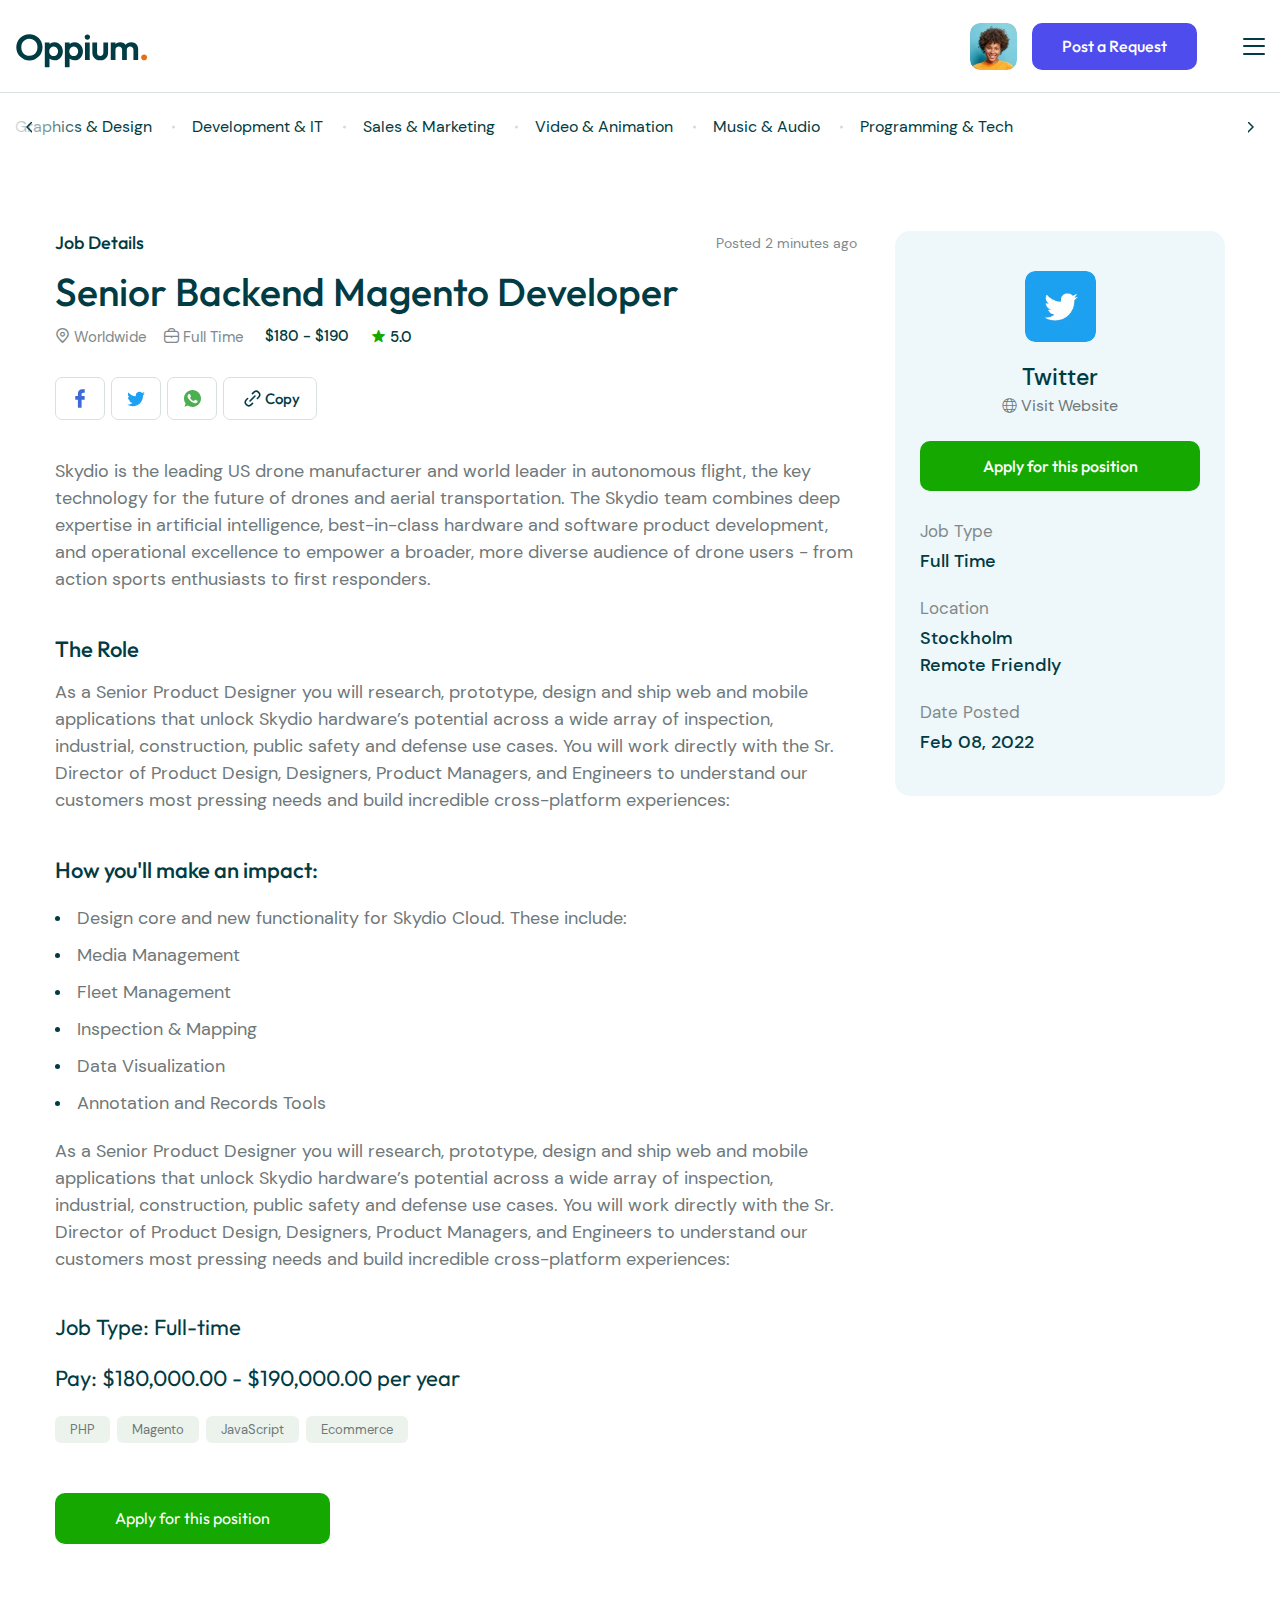
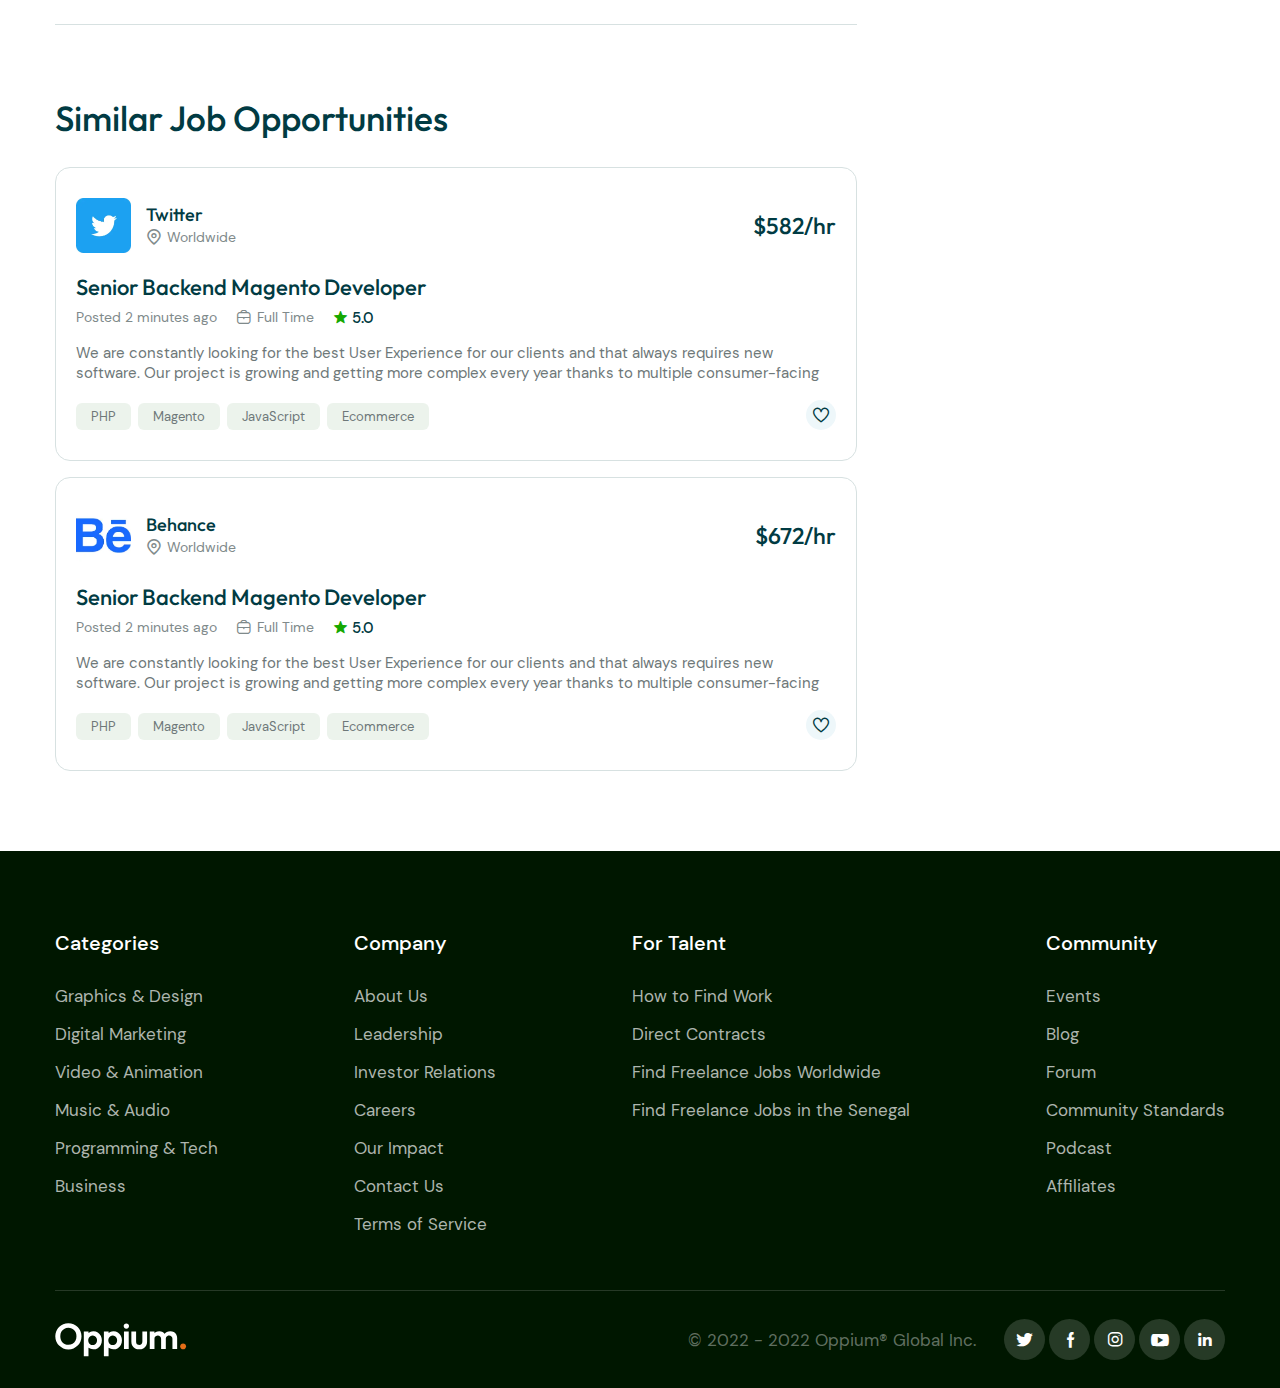
<file: offer-details.html>
<!DOCTYPE html>
<html lang="en">

<head>
	<meta charset="UTF-8">
	<meta name="viewport" content="width=device-width, initial-scale=1.0, maximum-scale=1">
	<link rel="shortcut icon" href="#" type="image/x-icon">
	<meta http-equiv="X-UA-Compatible" content="ie=edge">
	<meta name="description" content="#">
	<title>Oppium - Offer Details</title>
	<link rel="stylesheet" href="css/jQuery-ui.css">
<link rel="stylesheet" href="css/fancy.css">
<link rel="stylesheet" href="css/swiper.css">
<link rel="stylesheet" href="css/kalendae.css">
<link rel="stylesheet" href="css/plyr.css">
<link rel="stylesheet" href="css/icons-font.css">
<link rel="stylesheet" href="css/timepicker.css">
<link rel="stylesheet" href="css/simditor.css">
<link rel="stylesheet" href="css/style.css">
<link rel="stylesheet" href="css/responsive.css">
</head>

<body id="body">
	<div class="wrapper">
		<!-- Header -->
		<header class="header">
	<div class="container container--wide">
		<div class="header__inner df">
			<a class="header__logo" href="index.html">
				<img src="./img/logo-dark.svg" alt="Oppium">
			</a>
			<div class="header__inner-m">
				<nav class="header__nav">
					<ul class="df">
						<li><a href="#">Find Work</a></li>
						<li><a href="#">Hire Desigeners</a></li>
						<li><a href="#">Find Propositions</a></li>
					</ul>
				</nav>
				<div class="header__search global-search">
	<form class="df" action="#">
		<input type="text" placeholder="Search">
		<select class="custom-select">
			<option value="Jobs">Jobs</option>
			<option value="Option 1">Option 1</option>
			<option value="Option 2">Option 2</option>
			<option value="Option 3">Option 3</option>
			<option value="Option 4">Option 4</option>
		</select>
		<input type="submit" value="">
	</form>
</div>
				<div class="header__actions df">
					<a href="#">
						<i class="i-notification"></i>
					</a>
					<a href="#">
						<i class="i-envelope"></i>
					</a>
					<a href="#">
						<i class="i-heart"></i>
					</a>
				</div>
			</div>
			<div class="header__userbox">
				<!-- <div class="header__sign">
					<a class="modal-btn" href="#" data-id="sign-in">Sign In</a>
				</div>
				<div class="header__join">
					<a class="modal-btn" href="#" data-id="sign-up">
						Join
					</a>
				</div> -->
				<div class="header__user">
					<a class="header__user-btn popup-button" href="#">
						<img src="./img/users/user.webp" alt="User">
					</a>
					<div class="popup-global popup-triangle">
						<ul class="header__user-menu">
							<li>
								<a href="#">
									<i class="i-profile"></i>
									<span>Profile</span>
								</a>
							</li>
							<li> <a href="#">
									<i class="i-dashboard"></i>
									<span>Dashboard</span>
								</a></li>
							<li> <a href="#">
									<i class="i-settings"></i>
									<span>Settings</span>
								</a></li>
							<li> <a href="#">
									<i class="i-logout"></i>
									<span>Logout</span>
								</a></li>
						</ul>
					</div>
				</div>
				<div class="header__request header__request--purple">
					<a href="#">
						Post a Request
					</a>
				</div>
			</div>
			<!-- Card burger -->
<div class="burger">
	<div class="burger__toggle">
		<div class="burger__main">
			<span></span>
			<span></span>
			<span></span>
		</div>
		<div class="burger__cross">
			<span></span>
			<span></span>
		</div>
	</div>
</div><!-- Card burger -->
		</div>
	</div>
</header>

		<!-- Categories -->
		<div class="categories-wrap">
	<div class="categories">
		<div class="categories-wrap__arrow categories-wrap__arrow--left"></div>
		<div class="categories-wrap__arrow categories-wrap__arrow--right"></div>
		<div class="container container--wide">
			<ul>
				<li>
					<a href="#">Graphics &amp; Design </a>
				</li>
				<li>
					<a href="#">Development &amp; IT</a>
				</li>
				<li>
					<a href="#">Sales &amp; Marketing</a>
				</li>
				<li>
					<a href="#">Video &amp; Animation</a>
				</li>
				<li>
					<a href="#">Music &amp; Audio</a>
				</li>
				<li>
					<a href="#">Programming &amp; Tech</a>
				</li>
			</ul>
		</div>
	</div>
</div>

		<!-- Main -->
		<main class="main">

			<div class="container">
				<div class="columns g-padding offer-details">
					<div class="columns__left">
						<div class="offer-details__pretitle df">
							<h4 class="g-title">
								Job Details
							</h4>
							<span>
								Posted 2 minutes ago
							</span>
						</div>
						<div class="columns__title">
							<h2 class="offer-details__title g-title g-title--h2">
								Senior Backend Magento Developer
							</h2>
						</div>
						<div class="offer-details__description df">
							<div class="offer-details__description-location">
								<i class="i-marker"></i>
								<span>Worldwide</span>
							</div>
							<div class="offer-details__description-timing">
								<i class="i-case"></i>
								<span>
									Full Time
								</span>
							</div>
							<div class="offer-details__description-prices">
								<span>$180</span>
								-
								<span>$190</span>
							</div>
							<div class="rating">
								<i class="i-star"></i>
								<span>5.0</span>
							</div>
						</div>
						<div class="share df">
							<a class="share-item share-facebook" href="#"></a>
							<a class="share-item share-twitter" href="#"></a>
							<a class="share-item share-whatsapp" href="#"></a>
							<a class="share-item share-link" href="#">Copy</a>
						</div>
						<p class="offer-details__text">
							Skydio is the leading US drone manufacturer and world leader in autonomous flight, the key
							technology for the future of
							drones and aerial transportation. The Skydio team combines deep expertise in artificial
							intelligence, best-in-class
							hardware and software product development, and operational excellence to empower a broader,
							more diverse audience of
							drone users - from action sports enthusiasts to first responders.
						</p>
						<h3 class="offer-details__subtitle g-title">
							The Role
						</h3>
						<p class="offer-details__text">
							As a Senior Product Designer you will research, prototype, design and ship web and mobile
							applications that unlock
							Skydio hardware’s potential across a wide array of inspection, industrial, construction,
							public safety and defense use
							cases. You will work directly with the Sr. Director of Product Design, Designers, Product
							Managers, and Engineers to
							understand our customers most pressing needs and build incredible cross-platform
							experiences:
						</p>
						<h3 class="offer-details__subtitle g-title">
							How you'll make an impact:
						</h3>
						<ul class="offer-details__list">
							<li>
								Design core and new functionality for Skydio Cloud. These include:
							</li>
							<li>
								Media Management
							</li>
							<li>
								Fleet Management
							</li>
							<li>
								Inspection &amp; Mapping
							</li>
							<li>
								Data Visualization
							</li>
							<li>
								Annotation and Records Tools
							</li>
						</ul>
						<p class="offer-details__text">
							As a Senior Product Designer you will research, prototype, design and ship web and mobile
							applications that unlock
							Skydio hardware’s potential across a wide array of inspection, industrial, construction,
							public safety and defense use
							cases. You will work directly with the Sr. Director of Product Design, Designers, Product
							Managers, and Engineers to
							understand our customers most pressing needs and build incredible cross-platform
							experiences:
						</p>
						<h4 class="offer-details__type g-title">
							Job Type:
							<span>Full-time</span>
						</h4>
						<h4 class="offer-details__pay g-title">
							Pay: <span>$180,000.00</span>-<span>$190,000.00</span>per year
						</h4>
						<div class="offer-details__tags tags">
							<a href="#">PHP</a>
							<a href="#">Magento</a>
							<a href="#">JavaScript</a>
							<a href="#">Ecommerce</a>
						</div>
						<div class="offer-details__apply">
							<a href="#">
								Apply for this position
							</a>
						</div>
						<div class="offer-details__similar">
							<h3 class="g-title">
								Similar Job Opportunities
							</h3>
							<ul>
								<li>
									<div class="project project--c">
										<div class="save">
											<i class="i-heart"></i>
										</div>
										<div class="project__top">
											<div class="project__top-inner">
												<img class="project__top-img" src="./img/projects/twitter.webp"
													alt="Twitter">
												<div class="project__top-info">
													<h5>Twitter</h5>
													<div class="project__top-location">
														<i class="i-marker"></i>
														<p>Worldwide</p>
													</div>
												</div>
											</div>
											<span>
												$582/hr
											</span>
										</div>
										<div class="project__info">
											<h5 class="g-title">
												Senior Backend Magento Developer
											</h5>
											<div class="project__info-inner">
												<span>Posted 2 minutes ago</span>
												<div class="project__info-time df">
													<i class="i-case"></i>
													<span>Full Time</span>
												</div>
												<div class="rating">
													<i class="i-star"></i>
													<span>5.0</span>
												</div>
											</div>
										</div>
										<p class="project__text">
											We are constantly looking for the best User Experience for our clients and
											that
											always requires new
											software. Our
											project is growing and getting more complex every year thanks to multiple
											consumer-facing
										</p>
										<div class="tags">
											<a href="#">PHP</a>
											<a href="#">Magento</a>
											<a href="#">JavaScript</a>
											<a href="#">Ecommerce</a>
										</div>
									</div>
								</li>
								<li>
									<div class="project project--c">
										<div class="save">
											<i class="i-heart"></i>
										</div>
										<div class="project__top">
											<div class="project__top-inner">
												<img class="project__top-img" src="./img/projects/behance.webp"
													alt="Behance">
												<div class="project__top-info">
													<h5>Behance</h5>
													<div class="project__top-location">
														<i class="i-marker"></i>
														<p>Worldwide</p>
													</div>
												</div>
											</div>
											<span>
												$672/hr
											</span>
										</div>
										<div class="project__info">
											<h5 class="g-title">
												Senior Backend Magento Developer
											</h5>
											<div class="project__info-inner">
												<span>Posted 2 minutes ago</span>
												<div class="project__info-time df">
													<i class="i-case"></i>
													<span>Full Time</span>
												</div>
												<div class="rating">
													<i class="i-star"></i>
													<span>5.0</span>
												</div>
											</div>
										</div>
										<p class="project__text">
											We are constantly looking for the best User Experience for our clients and
											that
											always requires new
											software. Our
											project is growing and getting more complex every year thanks to multiple
											consumer-facing
										</p>
										<div class="tags">
											<a href="#">PHP</a>
											<a href="#">Magento</a>
											<a href="#">JavaScript</a>
											<a href="#">Ecommerce</a>
										</div>
									</div>
								</li>
							</ul>
						</div>
					</div>
					<div class="columns__right">
						<div class="offer-details__aside">
							<div class="offer-details__aside-logo">
								<img src="./img/projects/twitter.webp" alt="Twitter">
							</div>
							<span class="offer-details__aside-name">
								Twitter
							</span>
							<a class="offer-details__aside-link" href="#">
								<i class="i-website"></i>
								<span>Visit Website</span>
							</a>
							<div class="offer-details__aside-apply">
								<a href="#">
									Apply for this position
								</a>
							</div>
							<ul class="offer-details__aside-info df df-c">
								<li>
									<span>Job Type</span>
									<span>Full Time</span>
								</li>
								<li>
									<span>Location</span>
									<span>Stockholm</span>
									<span>Remote Friendly</span>
								</li>
								<li>
									<span>Date Posted</span>
									<span>Feb 08, 2022</span>
								</li>
							</ul>
						</div>
					</div>
				</div>
			</div>

		</main>

		<!--	Footer-->
		<footer class="footer">
	<div class="container">
		<div class="footer__inner">
			<div class="footer__top">
				<div class="footer__item">
					<h5 class="footer__item-title">Categories</h5>
					<ul class="footer__item-list">
						<li>
							<a href="#">Graphics &amp; Design</a>
						</li>
						<li>
							<a href="#">Digital Marketing</a>
						</li>
						<li>
							<a href="#">Video &amp; Animation</a>
						</li>
						<li>
							<a href="#">Music &amp; Audio</a>
						</li>
						<li>
							<a href="#">Programming &amp; Tech</a>
						</li>
						<li>
							<a href="#">Business</a>
						</li>
					</ul>
				</div>
				<div class="footer__item">
					<h5 class="footer__item-title">Company</h5>
					<ul class="footer__item-list">
						<li>
							<a href="#">About Us</a>
						</li>
						<li>
							<a href="#">Leadership</a>
						</li>
						<li>
							<a href="#">Investor Relations</a>
						</li>
						<li>
							<a href="#">Careers</a>
						</li>
						<li>
							<a href="#">Our Impact</a>
						</li>
						<li>
							<a href="#">Contact Us</a>
						</li>
						<li>
							<a href="#">Terms of Service</a>
						</li>
					</ul>
				</div>
				<div class="footer__item">
					<h5 class="footer__item-title">For Talent</h5>
					<ul class="footer__item-list">
						<li>
							<a href="#">How to Find Work</a>
						</li>
						<li>
							<a href="#">Direct Contracts</a>
						</li>
						<li>
							<a href="#">Find Freelance Jobs Worldwide</a>
						</li>
						<li>
							<a href="#">Find Freelance Jobs in the Senegal</a>
						</li>
					</ul>
				</div>
				<div class="footer__item">
					<h5 class="footer__item-title">Community</h5>
					<ul class="footer__item-list">
						<li>
							<a href="#">Events</a>
						</li>
						<li>
							<a href="#">Blog</a>
						</li>
						<li>
							<a href="#">Forum</a>
						</li>
						<li>
							<a href="#">Community Standards</a>
						</li>
						<li>
							<a href="#">Podcast</a>
						</li>
						<li>
							<a href="#">Affiliates</a>
						</li>
					</ul>
				</div>
			</div>
			<div class="footer__bottom">
				<a href="index.html">
					<img src="./img/logo-light.svg" alt="Oppium">
				</a>
				<p class="footer__rights">
					&copy; 2022 - 2022 Oppium&reg; Global Inc.
				</p>
				<div class="footer__socials">
					<a href="#"> <i class="i-s-twitter"></i></a>
					<a href="#"><i class="i-s-facebook"></i></a>
					<a href="#"><i class="i-s-instagram"></i></a>
					<a href="#"><i class="i-s-youtube"></i></a>
					<a href="#"><i class="i-s-linkedin"></i></a>
				</div>
			</div>
		</div>
	</div>
</footer>

		<!-- Overlay -->
		<div class="overlay"></div>

		<!-- Modal  sign-in-->
<div class="modal" data-id="#sign-in">
	<h2 class="modal__title g-title g-title--h2">
		Sign In To Oppium
	</h2>
	<form action="#">
		<input class="modal__email text-input input-global" type="email" placeholder="Email Address" required="">
		<span class="password-input__wrap">
			<input class="modal__password password-input input-global" type="password" placeholder="Password"
				required="">
			<span class="password-input__show-btn is-hidden">
				<i class="password-input__show-icon i-visible"></i>
				<i class="password-input__show-icon i-not-visible is-hidden"></i>
			</span>
		</span>
		<div class="modal__remember">
			<label class="check-input">
				<input class="check-input__check" type="checkbox">
				<span class="check-input__style"></span>
				Remember Me
			</label>
			<a href="#">Forgot your password?</a>
		</div>
		<input class="modal__btn form__button" type="submit" value="Sign In">
	</form>
	<span class="modal__or">or continue with</span>
	<div class="modal__social">
		<a href="#"></a>
		<a href="#"></a>
		<a href="#"></a>
	</div>
	<div class="modal__bottom">
		<a class="modal-btn" href="#" data-id="sign-up">Not a member yet? <span>Join now</span></a>
	</div>
</div>
		<!-- Modal  sign-up-->
<div class="modal" data-id="#sign-up">
	<h2 class="modal__title g-title g-title--h2">
		Sign Up To Oppium
	</h2>
	<form action="#">
		<input class="modal__email text-input input-global" type="email" placeholder="Email Address" required="">
		<span class="password-input__wrap">
			<input class="modal__password password-input input-global" type="password" placeholder="Password"
				required="">
			<span class="password-input__show-btn is-hidden">
				<i class="password-input__show-icon i-visible"></i>
				<i class="password-input__show-icon i-not-visible is-hidden"></i>
			</span>
		</span>
		<span class="password-input__wrap">
			<input class="modal__password password-input input-global" type="password" placeholder="Confirm Password"
				required="">
			<span class="password-input__show-btn is-hidden">
				<i class="password-input__show-icon i-visible"></i>
				<i class="password-input__show-icon i-not-visible is-hidden"></i>
			</span>
		</span>
		<input class="modal__btn form__button" type="submit" value="Sign Up">
	</form>
	<span class="modal__or">or continue with</span>
	<div class="modal__social">
		<a href="#"></a>
		<a href="#"></a>
		<a href="#"></a>
	</div>
	<div class="modal__bottom">
		<a class="modal-btn" href="#" data-id="sign-in">Already a member? <span>Sign In</span></a>
	</div>
</div>
	</div>
	<script src="js/jquery-3.6.0.min.js"></script>
<script src="js/jquery.ui.touch-punch.min.js"></script>
<script src="js/jQuery-ui.js"></script>
<script src="js/fancy.js"></script>
<script src="js/kalendae.standalone.js"></script>
<script src="js/plyr.js"></script>
<script src="js/swiper.js"></script>
<script src="js/timepicker.js"></script>

<script src="js/module.js"></script>
<script src="js/hotkeys.js"></script>
<script src="js/uploader.js"></script>
<script src="js/simditor.js"></script>

<script src="js/main.js"></script>
</body>

</html>
</file>
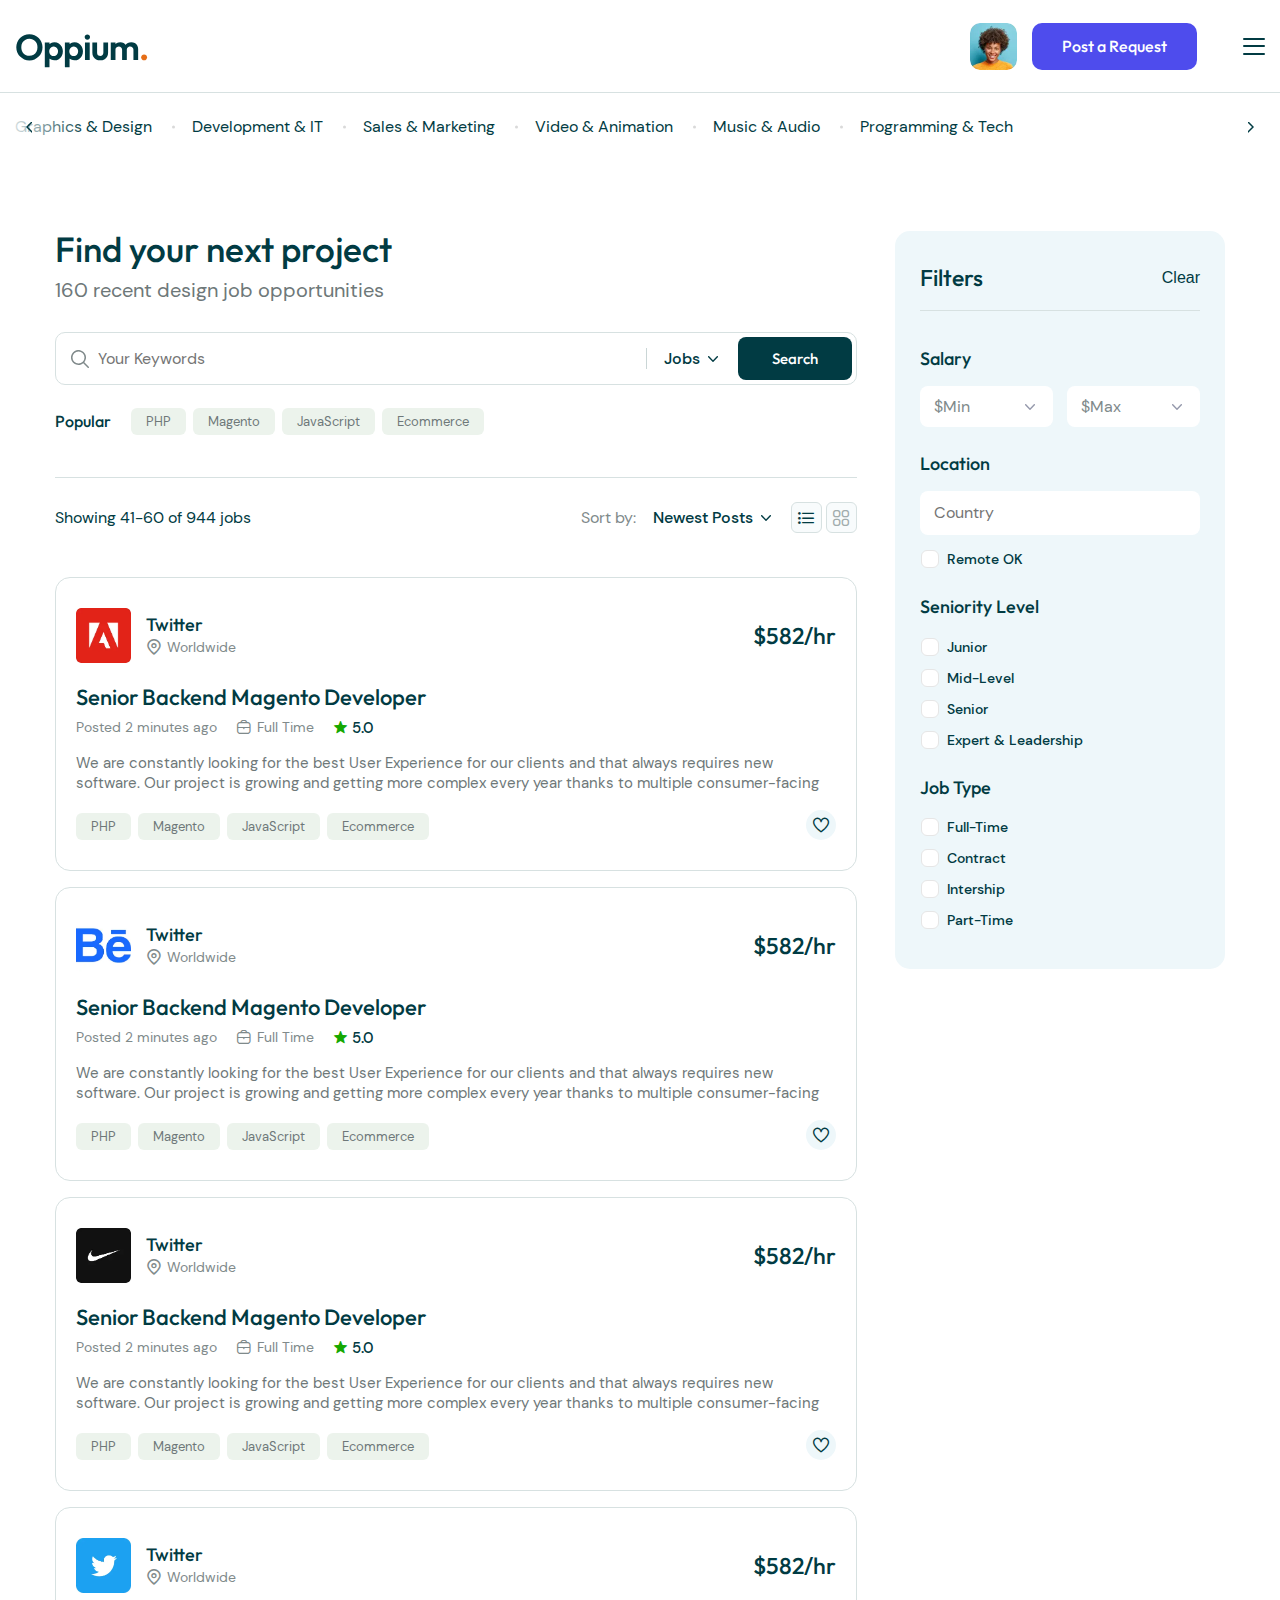
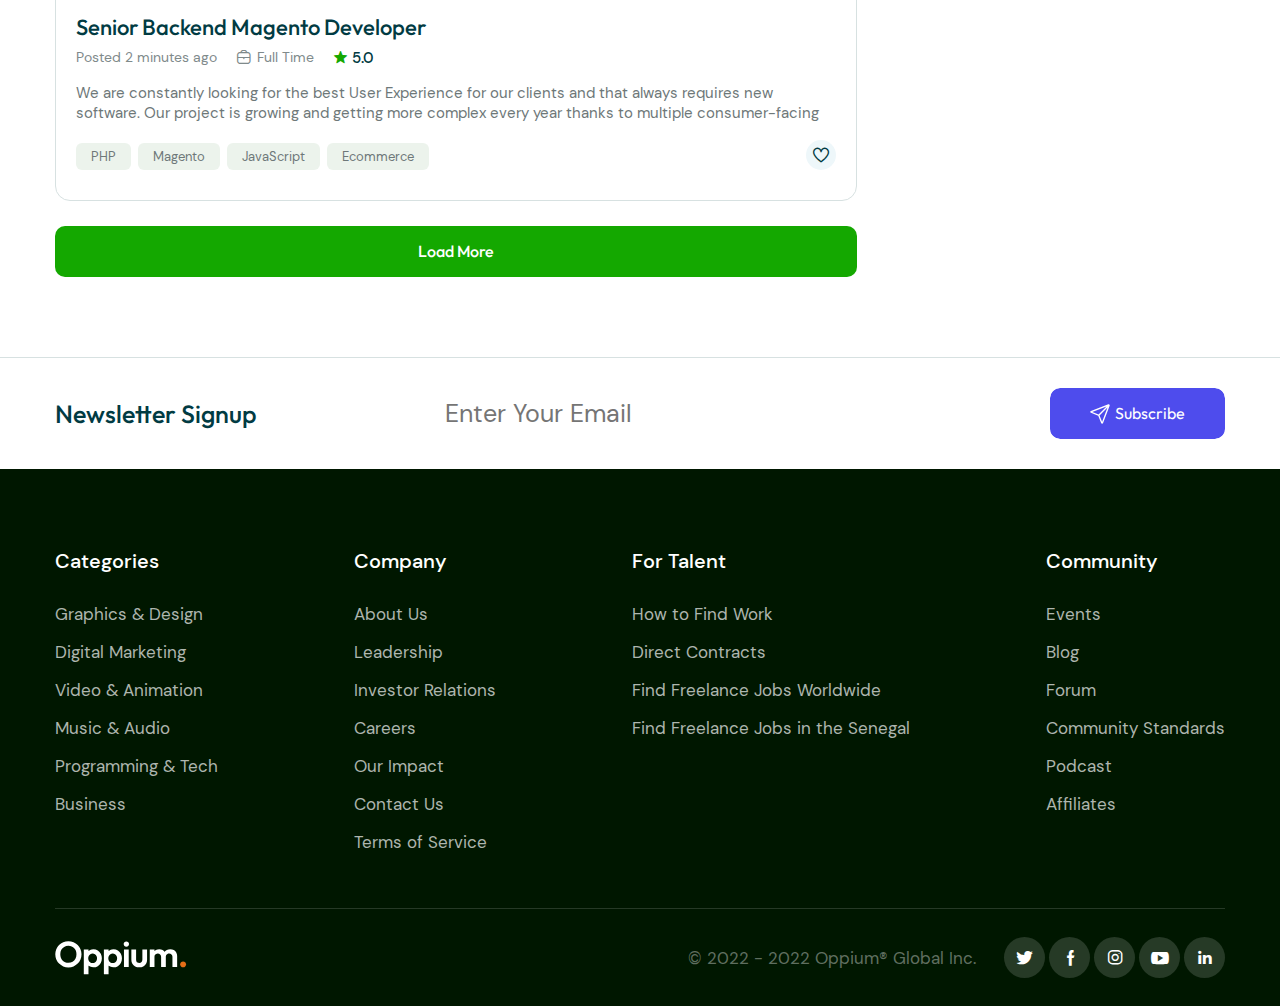
<file: projects-c.html>
<!DOCTYPE html>
<html lang="en">

<head>
	<meta charset="UTF-8">
	<meta name="viewport" content="width=device-width, initial-scale=1.0, maximum-scale=1">
	<link rel="shortcut icon" href="#" type="image/x-icon">
	<meta http-equiv="X-UA-Compatible" content="ie=edge">
	<meta name="description" content="#">
	<title>Oppium - Projects Companies</title>
	<link rel="stylesheet" href="css/jQuery-ui.css">
<link rel="stylesheet" href="css/fancy.css">
<link rel="stylesheet" href="css/swiper.css">
<link rel="stylesheet" href="css/kalendae.css">
<link rel="stylesheet" href="css/plyr.css">
<link rel="stylesheet" href="css/icons-font.css">
<link rel="stylesheet" href="css/timepicker.css">
<link rel="stylesheet" href="css/simditor.css">
<link rel="stylesheet" href="css/style.css">
<link rel="stylesheet" href="css/responsive.css">
</head>

<body id="body">
	<div class="wrapper">
		<!-- Header -->
		<header class="header">
	<div class="container container--wide">
		<div class="header__inner df">
			<a class="header__logo" href="index.html">
				<img src="./img/logo-dark.svg" alt="Oppium">
			</a>
			<div class="header__inner-m">
				<nav class="header__nav">
					<ul class="df">
						<li><a href="#">Find Work</a></li>
						<li><a href="#">Hire Desigeners</a></li>
						<li><a href="#">Find Propositions</a></li>
					</ul>
				</nav>
				<div class="header__search global-search">
	<form class="df" action="#">
		<input type="text" placeholder="Search">
		<select class="custom-select">
			<option value="Jobs">Jobs</option>
			<option value="Option 1">Option 1</option>
			<option value="Option 2">Option 2</option>
			<option value="Option 3">Option 3</option>
			<option value="Option 4">Option 4</option>
		</select>
		<input type="submit" value="">
	</form>
</div>
				<div class="header__actions df">
					<a href="#">
						<i class="i-notification"></i>
					</a>
					<a href="#">
						<i class="i-envelope"></i>
					</a>
					<a href="#">
						<i class="i-heart"></i>
					</a>
				</div>
			</div>
			<div class="header__userbox">
				<!-- <div class="header__sign">
					<a class="modal-btn" href="#" data-id="sign-in">Sign In</a>
				</div>
				<div class="header__join">
					<a class="modal-btn" href="#" data-id="sign-up">
						Join
					</a>
				</div> -->
				<div class="header__user">
					<a class="header__user-btn popup-button" href="#">
						<img src="./img/users/user.webp" alt="User">
					</a>
					<div class="popup-global popup-triangle">
						<ul class="header__user-menu">
							<li>
								<a href="#">
									<i class="i-profile"></i>
									<span>Profile</span>
								</a>
							</li>
							<li> <a href="#">
									<i class="i-dashboard"></i>
									<span>Dashboard</span>
								</a></li>
							<li> <a href="#">
									<i class="i-settings"></i>
									<span>Settings</span>
								</a></li>
							<li> <a href="#">
									<i class="i-logout"></i>
									<span>Logout</span>
								</a></li>
						</ul>
					</div>
				</div>
				<div class="header__request header__request--purple">
					<a href="#">
						Post a Request
					</a>
				</div>
			</div>
			<!-- Card burger -->
<div class="burger">
	<div class="burger__toggle">
		<div class="burger__main">
			<span></span>
			<span></span>
			<span></span>
		</div>
		<div class="burger__cross">
			<span></span>
			<span></span>
		</div>
	</div>
</div><!-- Card burger -->
		</div>
	</div>
</header>

		<!-- Categories -->
		<div class="categories-wrap">
	<div class="categories">
		<div class="categories-wrap__arrow categories-wrap__arrow--left"></div>
		<div class="categories-wrap__arrow categories-wrap__arrow--right"></div>
		<div class="container container--wide">
			<ul>
				<li>
					<a href="#">Graphics &amp; Design </a>
				</li>
				<li>
					<a href="#">Development &amp; IT</a>
				</li>
				<li>
					<a href="#">Sales &amp; Marketing</a>
				</li>
				<li>
					<a href="#">Video &amp; Animation</a>
				</li>
				<li>
					<a href="#">Music &amp; Audio</a>
				</li>
				<li>
					<a href="#">Programming &amp; Tech</a>
				</li>
			</ul>
		</div>
	</div>
</div>

		<!-- Main -->
		<main class="main">

			<div class="container">
				<div class="projects columns g-padding">
					<div class="columns__left">
						<div class="columns__title">
							<h2 class="g-title g-title--h2">
								Find your next project
							</h2>
						</div>
						<p class="columns__description">
							160 recent design job opportunities
						</p>
						<div class="global-search">
							<form class="df" action="#">
								<input type="text" placeholder="Your Keywords">
								<select class="custom-select">
									<option value="Jobs">Jobs</option>
									<option value="Option 1">Option 1</option>
									<option value="Option 2">Option 2</option>
									<option value="Option 3">Option 3</option>
									<option value="Option 4">Option 4</option>
								</select>
								<input type="submit" value="Search">
							</form>
							<div class="columns__filters">Filters</div>
						</div>
						<div class="columns__tags">
							<h3 class="g-title">Popular</h3>
							<div class="tags">
								<a href="#">PHP</a>
								<a href="#">Magento</a>
								<a href="#">JavaScript</a>
								<a href="#">Ecommerce</a>
							</div>
						</div>
						<div class="columns__main">
							<div class="columns__main-top">
								<p class="columns__showing">
									Showing <span>41-60</span> of <span>944</span> jobs
								</p>
								<div class="columns__main-sort">
									<span>Sort by:</span>
									<select class="custom-select">
										<option value="Newest Posts">Newest Posts</option>
										<option value="Option">Option 1</option>
										<option value="Option">Option 2</option>
										<option value="Option">Option 2</option>
									</select>
									<div class="columns__buttons">
										<i class="columns__button-list i-view-list is-active"></i>
										<i class="columns__button-grid i-view-grid"></i>
									</div>
								</div>
							</div>
							<div class="columns__inner">
								<div class="project project--c">
									<div class="save">
										<i class="i-heart"></i>
									</div>
									<div class="project__top">
										<div class="project__top-inner">
											<img class="project__top-img" src="./img/projects/adobe.webp" alt="Twitter">
											<div class="project__top-info">
												<h5>Twitter</h5>
												<div class="project__top-location">
													<i class="i-marker"></i>
													<p>Worldwide</p>
												</div>
											</div>
										</div>
										<span>
											$582/hr
										</span>
									</div>
									<div class="project__info">
										<h5 class="g-title">
											Senior Backend Magento Developer
										</h5>
										<div class="project__info-inner">
											<span>Posted 2 minutes ago</span>
											<div class="project__info-time df">
												<i class="i-case"></i>
												<span>Full Time</span>
											</div>
											<div class="rating">
												<i class="i-star"></i>
												<span>5.0</span>
											</div>
										</div>
									</div>
									<p class="project__text">
										We are constantly looking for the best User Experience for our clients and that
										always requires new
										software. Our
										project is growing and getting more complex every year thanks to multiple
										consumer-facing
									</p>
									<div class="tags">
										<a href="#">PHP</a>
										<a href="#">Magento</a>
										<a href="#">JavaScript</a>
										<a href="#">Ecommerce</a>
									</div>
								</div>
								<div class="project project--c">
									<div class="save">
										<i class="i-heart"></i>
									</div>
									<div class="project__top">
										<div class="project__top-inner">
											<img class="project__top-img" src="./img/projects/behance.webp"
												alt="Twitter">
											<div class="project__top-info">
												<h5>Twitter</h5>
												<div class="project__top-location">
													<i class="i-marker"></i>
													<p>Worldwide</p>
												</div>
											</div>
										</div>
										<span>
											$582/hr
										</span>
									</div>
									<div class="project__info">
										<h5 class="g-title">
											Senior Backend Magento Developer
										</h5>
										<div class="project__info-inner">
											<span>Posted 2 minutes ago</span>
											<div class="project__info-time df">
												<i class="i-case"></i>
												<span>Full Time</span>
											</div>
											<div class="rating">
												<i class="i-star"></i>
												<span>5.0</span>
											</div>
										</div>
									</div>
									<p class="project__text">
										We are constantly looking for the best User Experience for our clients and that
										always requires new
										software. Our
										project is growing and getting more complex every year thanks to multiple
										consumer-facing
									</p>
									<div class="tags">
										<a href="#">PHP</a>
										<a href="#">Magento</a>
										<a href="#">JavaScript</a>
										<a href="#">Ecommerce</a>
									</div>
								</div>
								<div class="project project--c">
									<div class="save">
										<i class="i-heart"></i>
									</div>
									<div class="project__top">
										<div class="project__top-inner">
											<img class="project__top-img" src="./img/projects/nike.webp" alt="Twitter">
											<div class="project__top-info">
												<h5>Twitter</h5>
												<div class="project__top-location">
													<i class="i-marker"></i>
													<p>Worldwide</p>
												</div>
											</div>
										</div>
										<span>
											$582/hr
										</span>
									</div>
									<div class="project__info">
										<h5 class="g-title">
											Senior Backend Magento Developer
										</h5>
										<div class="project__info-inner">
											<span>Posted 2 minutes ago</span>
											<div class="project__info-time df">
												<i class="i-case"></i>
												<span>Full Time</span>
											</div>
											<div class="rating">
												<i class="i-star"></i>
												<span>5.0</span>
											</div>
										</div>
									</div>
									<p class="project__text">
										We are constantly looking for the best User Experience for our clients and that
										always requires new
										software. Our
										project is growing and getting more complex every year thanks to multiple
										consumer-facing
									</p>
									<div class="tags">
										<a href="#">PHP</a>
										<a href="#">Magento</a>
										<a href="#">JavaScript</a>
										<a href="#">Ecommerce</a>
									</div>
								</div>
								<div class="project project--c">
									<div class="save">
										<i class="i-heart"></i>
									</div>
									<div class="project__top">
										<div class="project__top-inner">
											<img class="project__top-img" src="./img/projects/twitter.webp"
												alt="Twitter">
											<div class="project__top-info">
												<h5>Twitter</h5>
												<div class="project__top-location">
													<i class="i-marker"></i>
													<p>Worldwide</p>
												</div>
											</div>
										</div>
										<span>
											$582/hr
										</span>
									</div>
									<div class="project__info">
										<h5 class="g-title">
											Senior Backend Magento Developer
										</h5>
										<div class="project__info-inner">
											<span>Posted 2 minutes ago</span>
											<div class="project__info-time df">
												<i class="i-case"></i>
												<span>Full Time</span>
											</div>
											<div class="rating">
												<i class="i-star"></i>
												<span>5.0</span>
											</div>
										</div>
									</div>
									<p class="project__text">
										We are constantly looking for the best User Experience for our clients and that
										always requires new
										software. Our
										project is growing and getting more complex every year thanks to multiple
										consumer-facing
									</p>
									<div class="tags">
										<a href="#">PHP</a>
										<a href="#">Magento</a>
										<a href="#">JavaScript</a>
										<a href="#">Ecommerce</a>
									</div>
								</div>
							</div>
							<button class="load-more">Load More</button>
						</div>
					</div>
					<div class="columns__right">
						<form class="filters">
	<div class="filters__top">
		<h3 class="g-title">Filters</h3>
		<button type="button">
			Clear
		</button>
	</div>
	<div class="filters__box">
		<h4 class="g-title">
			Salary
		</h4>
		<div class="filters__box-salary">
			<select class="custom-select">
				<option value="1">$Min</option>
				<option value="2">$10</option>
				<option value="3">$100</option>
				<option value="4">$1000</option>
				<option value="5">$10000</option>
				<option value="6">$100000</option>
			</select>
			<select class="custom-select">
				<option value="1">$Max</option>
				<option value="2">$10</option>
				<option value="3">$100</option>
				<option value="4">$1000</option>
				<option value="5">$10000</option>
				<option value="6">$100000</option>
			</select>
		</div>
	</div>
	<div class="filters__box">
		<h4 class="g-title">
			Location
		</h4>
		<div class="filters__box-location">
			<input type="text" placeholder="Country">
			<label class="check-input">
				<input class="check-input__check" type="checkbox">
				<span class="check-input__style"></span>
				Remote OK
			</label>
		</div>
	</div>
	<div class="filters__box">
		<h4 class="g-title">
			Seniority Level
		</h4>
		<div class="filters__box-level">
			<label class="check-input">
				<input class="check-input__check" type="checkbox">
				<span class="check-input__style"></span>
				Junior
			</label>
			<label class="check-input">
				<input class="check-input__check" type="checkbox">
				<span class="check-input__style"></span>
				Mid-Level
			</label>
			<label class="check-input">
				<input class="check-input__check" type="checkbox">
				<span class="check-input__style"></span>
				Senior
			</label>
			<label class="check-input">
				<input class="check-input__check" type="checkbox">
				<span class="check-input__style"></span>
				Expert &amp; Leadership
			</label>
		</div>
	</div>
	<div class="filters__box">
		<h4 class="g-title">
			Job Type
		</h4>
		<div class="filters__box-level">
			<label class="check-input">
				<input class="check-input__check" type="checkbox">
				<span class="check-input__style"></span>
				Full-Time
			</label>
			<label class="check-input">
				<input class="check-input__check" type="checkbox">
				<span class="check-input__style"></span>
				Contract
			</label>
			<label class="check-input">
				<input class="check-input__check" type="checkbox">
				<span class="check-input__style"></span>
				Intership
			</label>
			<label class="check-input">
				<input class="check-input__check" type="checkbox">
				<span class="check-input__style"></span>
				Part-Time
			</label>
		</div>
	</div>
</form>
					</div>
				</div>
			</div>

		</main>

		<!--	Newsletter-->
		<div class="newsletter">
	<div class="container">
		<div class="newsletter__inner">
			<h4 class="g-title">
				Newsletter Signup
			</h4>
			<form action="#">
				<input type="email" placeholder="Enter Your Email" required>
				<input type="submit" value="Subscribe">
			</form>
		</div>
	</div>
</div>

		<!--	Footer-->
		<footer class="footer">
	<div class="container">
		<div class="footer__inner">
			<div class="footer__top">
				<div class="footer__item">
					<h5 class="footer__item-title">Categories</h5>
					<ul class="footer__item-list">
						<li>
							<a href="#">Graphics &amp; Design</a>
						</li>
						<li>
							<a href="#">Digital Marketing</a>
						</li>
						<li>
							<a href="#">Video &amp; Animation</a>
						</li>
						<li>
							<a href="#">Music &amp; Audio</a>
						</li>
						<li>
							<a href="#">Programming &amp; Tech</a>
						</li>
						<li>
							<a href="#">Business</a>
						</li>
					</ul>
				</div>
				<div class="footer__item">
					<h5 class="footer__item-title">Company</h5>
					<ul class="footer__item-list">
						<li>
							<a href="#">About Us</a>
						</li>
						<li>
							<a href="#">Leadership</a>
						</li>
						<li>
							<a href="#">Investor Relations</a>
						</li>
						<li>
							<a href="#">Careers</a>
						</li>
						<li>
							<a href="#">Our Impact</a>
						</li>
						<li>
							<a href="#">Contact Us</a>
						</li>
						<li>
							<a href="#">Terms of Service</a>
						</li>
					</ul>
				</div>
				<div class="footer__item">
					<h5 class="footer__item-title">For Talent</h5>
					<ul class="footer__item-list">
						<li>
							<a href="#">How to Find Work</a>
						</li>
						<li>
							<a href="#">Direct Contracts</a>
						</li>
						<li>
							<a href="#">Find Freelance Jobs Worldwide</a>
						</li>
						<li>
							<a href="#">Find Freelance Jobs in the Senegal</a>
						</li>
					</ul>
				</div>
				<div class="footer__item">
					<h5 class="footer__item-title">Community</h5>
					<ul class="footer__item-list">
						<li>
							<a href="#">Events</a>
						</li>
						<li>
							<a href="#">Blog</a>
						</li>
						<li>
							<a href="#">Forum</a>
						</li>
						<li>
							<a href="#">Community Standards</a>
						</li>
						<li>
							<a href="#">Podcast</a>
						</li>
						<li>
							<a href="#">Affiliates</a>
						</li>
					</ul>
				</div>
			</div>
			<div class="footer__bottom">
				<a href="index.html">
					<img src="./img/logo-light.svg" alt="Oppium">
				</a>
				<p class="footer__rights">
					&copy; 2022 - 2022 Oppium&reg; Global Inc.
				</p>
				<div class="footer__socials">
					<a href="#"> <i class="i-s-twitter"></i></a>
					<a href="#"><i class="i-s-facebook"></i></a>
					<a href="#"><i class="i-s-instagram"></i></a>
					<a href="#"><i class="i-s-youtube"></i></a>
					<a href="#"><i class="i-s-linkedin"></i></a>
				</div>
			</div>
		</div>
	</div>
</footer>

		<!-- Overlay -->
		<div class="overlay"></div>

		<!-- Modal  sign-in-->
<div class="modal" data-id="#sign-in">
	<h2 class="modal__title g-title g-title--h2">
		Sign In To Oppium
	</h2>
	<form action="#">
		<input class="modal__email text-input input-global" type="email" placeholder="Email Address" required="">
		<span class="password-input__wrap">
			<input class="modal__password password-input input-global" type="password" placeholder="Password"
				required="">
			<span class="password-input__show-btn is-hidden">
				<i class="password-input__show-icon i-visible"></i>
				<i class="password-input__show-icon i-not-visible is-hidden"></i>
			</span>
		</span>
		<div class="modal__remember">
			<label class="check-input">
				<input class="check-input__check" type="checkbox">
				<span class="check-input__style"></span>
				Remember Me
			</label>
			<a href="#">Forgot your password?</a>
		</div>
		<input class="modal__btn form__button" type="submit" value="Sign In">
	</form>
	<span class="modal__or">or continue with</span>
	<div class="modal__social">
		<a href="#"></a>
		<a href="#"></a>
		<a href="#"></a>
	</div>
	<div class="modal__bottom">
		<a class="modal-btn" href="#" data-id="sign-up">Not a member yet? <span>Join now</span></a>
	</div>
</div>
		<!-- Modal  sign-up-->
<div class="modal" data-id="#sign-up">
	<h2 class="modal__title g-title g-title--h2">
		Sign Up To Oppium
	</h2>
	<form action="#">
		<input class="modal__email text-input input-global" type="email" placeholder="Email Address" required="">
		<span class="password-input__wrap">
			<input class="modal__password password-input input-global" type="password" placeholder="Password"
				required="">
			<span class="password-input__show-btn is-hidden">
				<i class="password-input__show-icon i-visible"></i>
				<i class="password-input__show-icon i-not-visible is-hidden"></i>
			</span>
		</span>
		<span class="password-input__wrap">
			<input class="modal__password password-input input-global" type="password" placeholder="Confirm Password"
				required="">
			<span class="password-input__show-btn is-hidden">
				<i class="password-input__show-icon i-visible"></i>
				<i class="password-input__show-icon i-not-visible is-hidden"></i>
			</span>
		</span>
		<input class="modal__btn form__button" type="submit" value="Sign Up">
	</form>
	<span class="modal__or">or continue with</span>
	<div class="modal__social">
		<a href="#"></a>
		<a href="#"></a>
		<a href="#"></a>
	</div>
	<div class="modal__bottom">
		<a class="modal-btn" href="#" data-id="sign-in">Already a member? <span>Sign In</span></a>
	</div>
</div>
	</div>
	<script src="js/jquery-3.6.0.min.js"></script>
<script src="js/jquery.ui.touch-punch.min.js"></script>
<script src="js/jQuery-ui.js"></script>
<script src="js/fancy.js"></script>
<script src="js/kalendae.standalone.js"></script>
<script src="js/plyr.js"></script>
<script src="js/swiper.js"></script>
<script src="js/timepicker.js"></script>

<script src="js/module.js"></script>
<script src="js/hotkeys.js"></script>
<script src="js/uploader.js"></script>
<script src="js/simditor.js"></script>

<script src="js/main.js"></script>
</body>

</html>
</file>
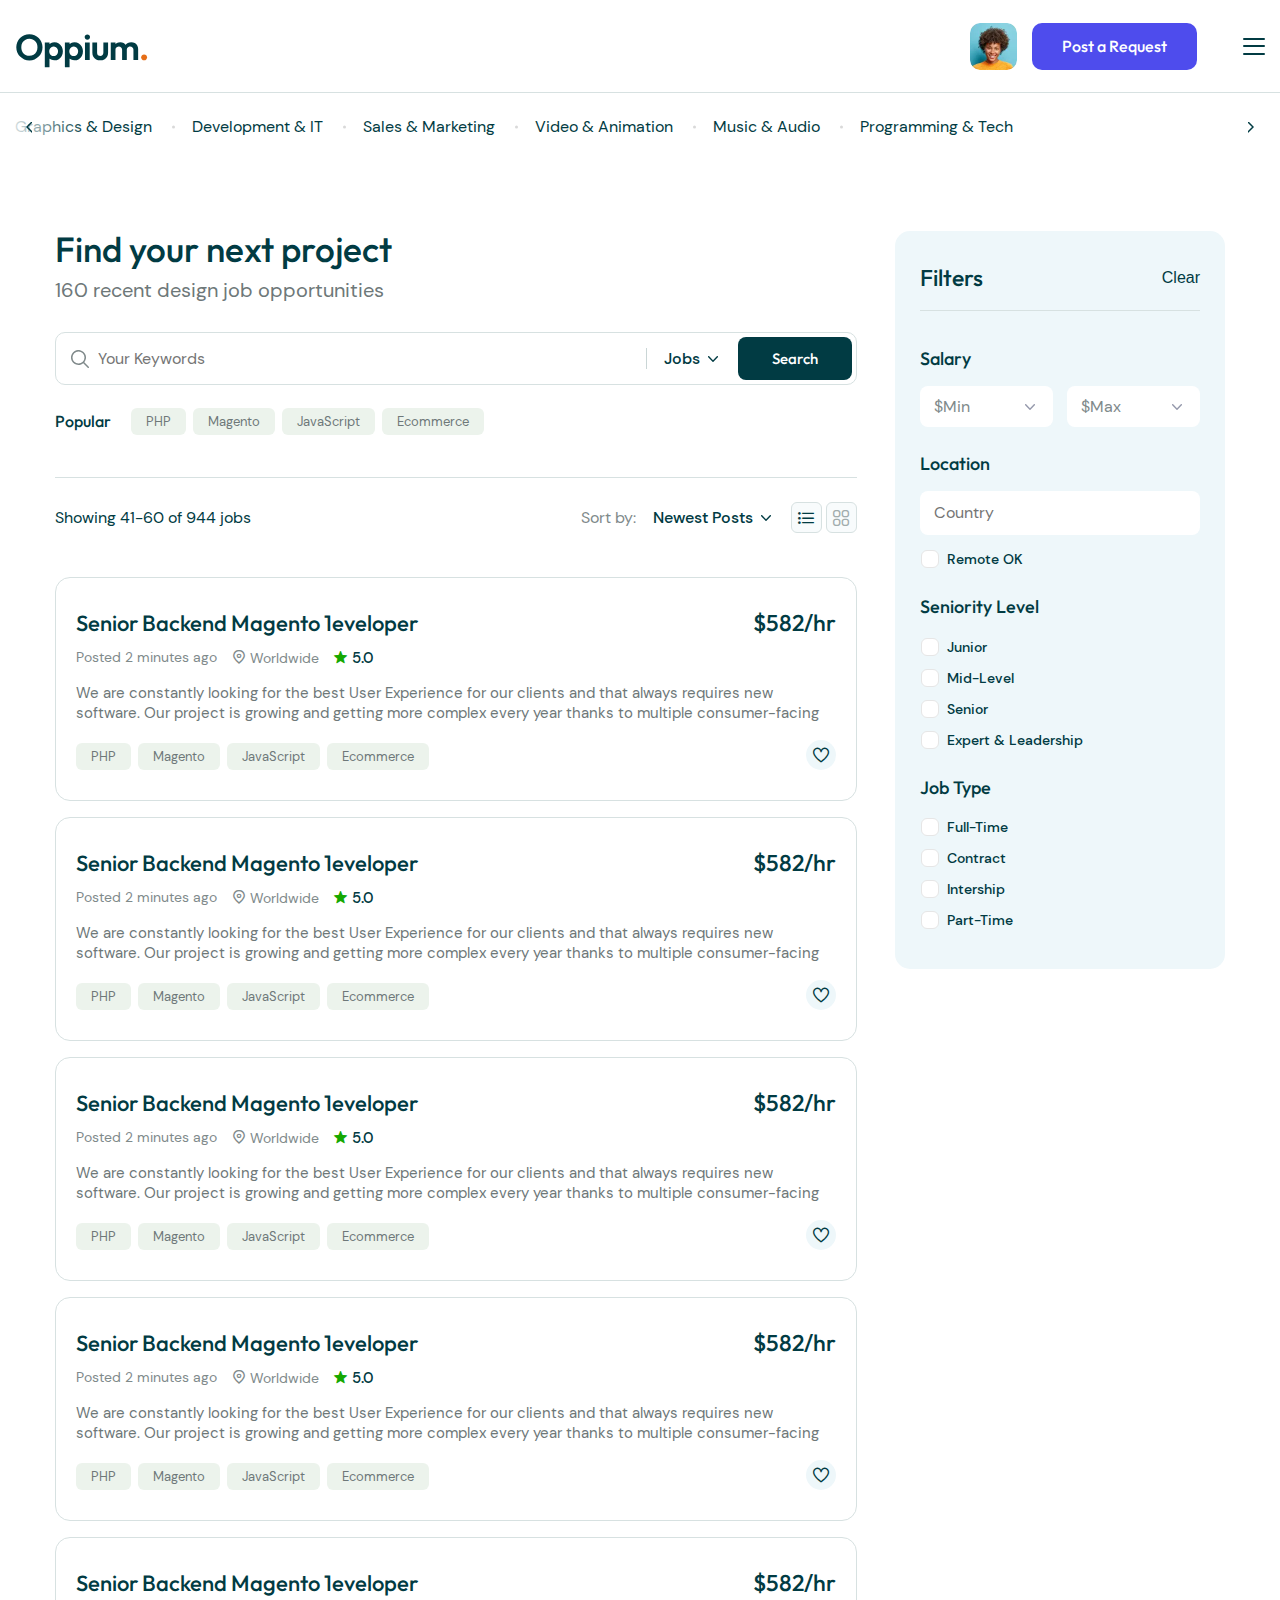
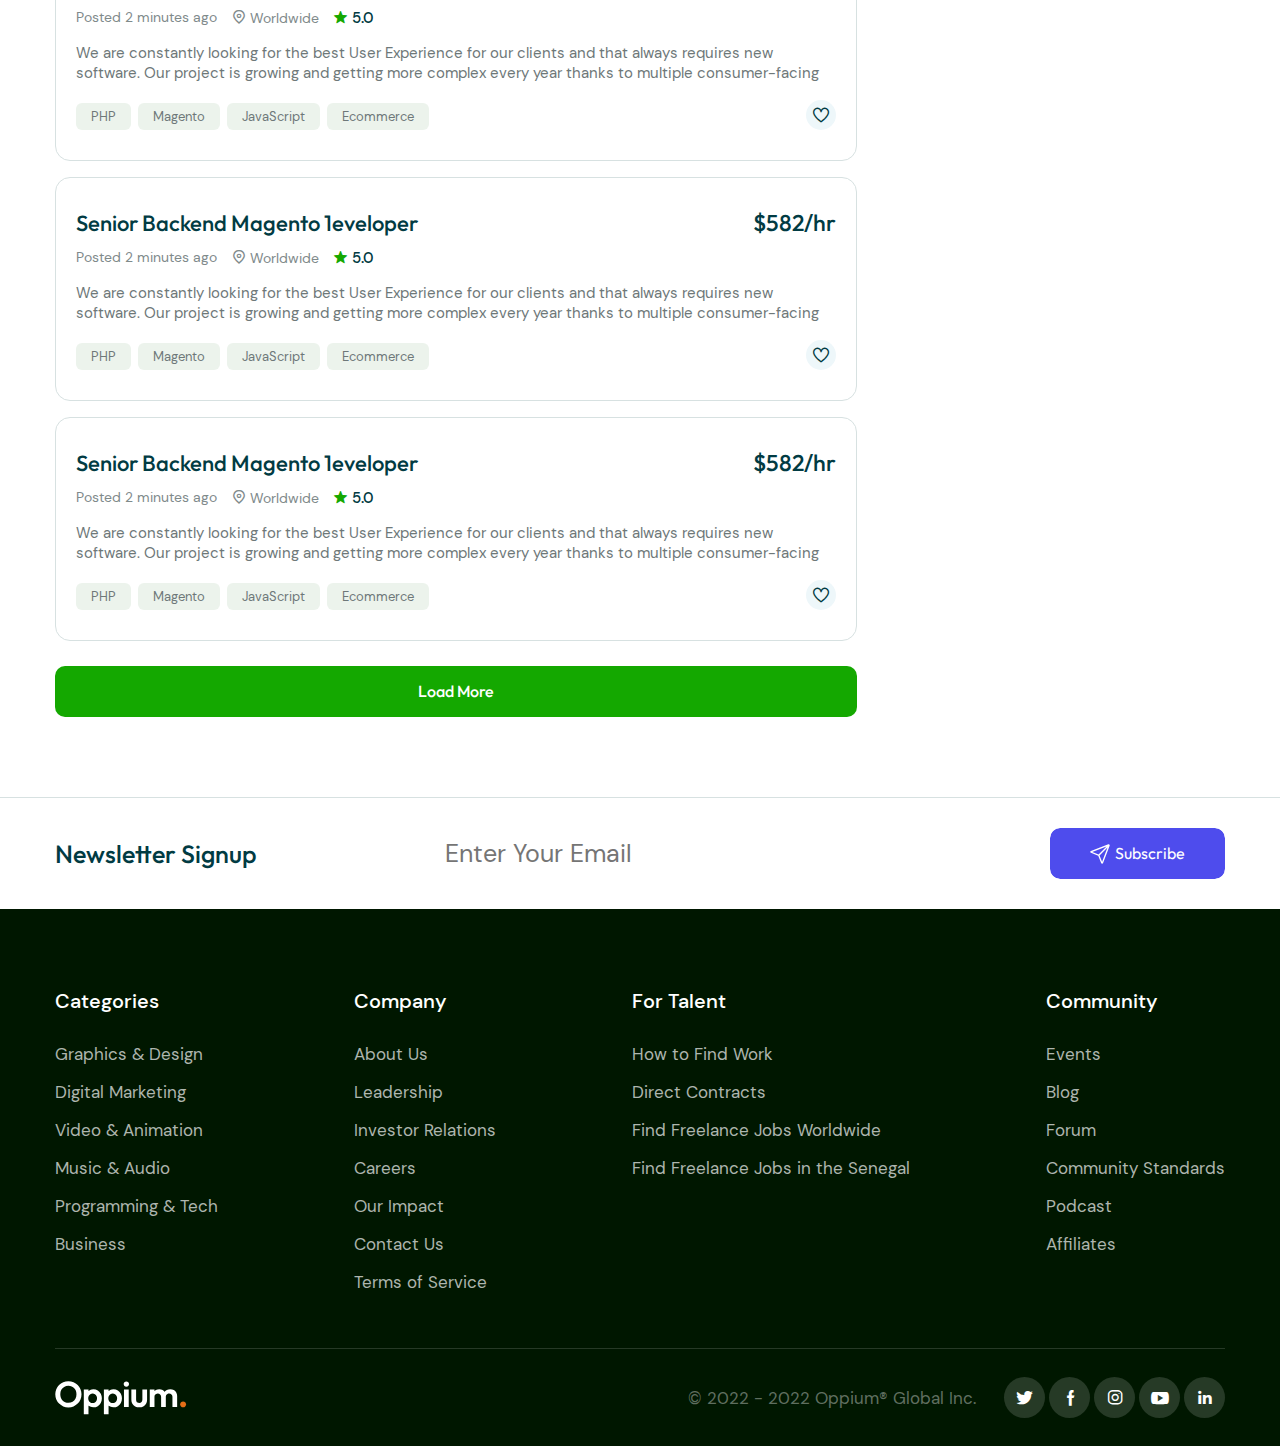
<file: projects.html>
<!DOCTYPE html>
<html lang="en">

<head>
	<meta charset="UTF-8">
	<meta name="viewport" content="width=device-width, initial-scale=1.0, maximum-scale=1">
	<link rel="shortcut icon" href="#" type="image/x-icon">
	<meta http-equiv="X-UA-Compatible" content="ie=edge">
	<meta name="description" content="#">
	<title>Oppium - Projects</title>
	<link rel="stylesheet" href="css/jQuery-ui.css">
<link rel="stylesheet" href="css/fancy.css">
<link rel="stylesheet" href="css/swiper.css">
<link rel="stylesheet" href="css/kalendae.css">
<link rel="stylesheet" href="css/plyr.css">
<link rel="stylesheet" href="css/icons-font.css">
<link rel="stylesheet" href="css/timepicker.css">
<link rel="stylesheet" href="css/simditor.css">
<link rel="stylesheet" href="css/style.css">
<link rel="stylesheet" href="css/responsive.css">
</head>

<body id="body">
	<div class="wrapper">
		<!-- Header -->
		<header class="header">
	<div class="container container--wide">
		<div class="header__inner df">
			<a class="header__logo" href="index.html">
				<img src="./img/logo-dark.svg" alt="Oppium">
			</a>
			<div class="header__inner-m">
				<nav class="header__nav">
					<ul class="df">
						<li><a href="#">Find Work</a></li>
						<li><a href="#">Hire Desigeners</a></li>
						<li><a href="#">Find Propositions</a></li>
					</ul>
				</nav>
				<div class="header__search global-search">
	<form class="df" action="#">
		<input type="text" placeholder="Search">
		<select class="custom-select">
			<option value="Jobs">Jobs</option>
			<option value="Option 1">Option 1</option>
			<option value="Option 2">Option 2</option>
			<option value="Option 3">Option 3</option>
			<option value="Option 4">Option 4</option>
		</select>
		<input type="submit" value="">
	</form>
</div>
				<div class="header__actions df">
					<a href="#">
						<i class="i-notification"></i>
					</a>
					<a href="#">
						<i class="i-envelope"></i>
					</a>
					<a href="#">
						<i class="i-heart"></i>
					</a>
				</div>
			</div>
			<div class="header__userbox">
				<!-- <div class="header__sign">
					<a class="modal-btn" href="#" data-id="sign-in">Sign In</a>
				</div>
				<div class="header__join">
					<a class="modal-btn" href="#" data-id="sign-up">
						Join
					</a>
				</div> -->
				<div class="header__user">
					<a class="header__user-btn popup-button" href="#">
						<img src="./img/users/user.webp" alt="User">
					</a>
					<div class="popup-global popup-triangle">
						<ul class="header__user-menu">
							<li>
								<a href="#">
									<i class="i-profile"></i>
									<span>Profile</span>
								</a>
							</li>
							<li> <a href="#">
									<i class="i-dashboard"></i>
									<span>Dashboard</span>
								</a></li>
							<li> <a href="#">
									<i class="i-settings"></i>
									<span>Settings</span>
								</a></li>
							<li> <a href="#">
									<i class="i-logout"></i>
									<span>Logout</span>
								</a></li>
						</ul>
					</div>
				</div>
				<div class="header__request header__request--purple">
					<a href="#">
						Post a Request
					</a>
				</div>
			</div>
			<!-- Card burger -->
<div class="burger">
	<div class="burger__toggle">
		<div class="burger__main">
			<span></span>
			<span></span>
			<span></span>
		</div>
		<div class="burger__cross">
			<span></span>
			<span></span>
		</div>
	</div>
</div><!-- Card burger -->
		</div>
	</div>
</header>

		<!-- Categories -->
		<div class="categories-wrap">
	<div class="categories">
		<div class="categories-wrap__arrow categories-wrap__arrow--left"></div>
		<div class="categories-wrap__arrow categories-wrap__arrow--right"></div>
		<div class="container container--wide">
			<ul>
				<li>
					<a href="#">Graphics &amp; Design </a>
				</li>
				<li>
					<a href="#">Development &amp; IT</a>
				</li>
				<li>
					<a href="#">Sales &amp; Marketing</a>
				</li>
				<li>
					<a href="#">Video &amp; Animation</a>
				</li>
				<li>
					<a href="#">Music &amp; Audio</a>
				</li>
				<li>
					<a href="#">Programming &amp; Tech</a>
				</li>
			</ul>
		</div>
	</div>
</div>

		<!-- Main -->
		<main class="main">

			<div class="container">
				<div class="projects columns g-padding">
					<div class="columns__left">
						<div class="columns__title">
							<h2 class="g-title g-title--h2">
								Find your next project
							</h2>
						</div>
						<p class="columns__description">
							160 recent design job opportunities
						</p>
						<div class="global-search">
							<form class="df" action="#">
								<input type="text" placeholder="Your Keywords">
								<select class="custom-select">
									<option value="Jobs">Jobs</option>
									<option value="Option 1">Option 1</option>
									<option value="Option 2">Option 2</option>
									<option value="Option 3">Option 3</option>
									<option value="Option 4">Option 4</option>
								</select>
								<input type="submit" value="Search">
							</form>
							<div class="columns__filters">Filters</div>
						</div>
						<div class="columns__tags">
							<h3 class="g-title">Popular</h3>
							<div class="tags">
								<a href="#">PHP</a>
								<a href="#">Magento</a>
								<a href="#">JavaScript</a>
								<a href="#">Ecommerce</a>
							</div>
						</div>
						<div class="columns__main">
							<div class="columns__main-top">
								<p class="columns__showing">
									Showing <span>41-60</span> of <span>944</span> jobs
								</p>
								<div class="columns__main-sort">
									<span>Sort by:</span>
									<select class="custom-select">
										<option value="Newest Posts">Newest Posts</option>
										<option value="Option">Option 1</option>
										<option value="Option">Option 2</option>
										<option value="Option">Option 2</option>
									</select>
									<div class="columns__buttons">
										<i class="columns__button-list i-view-list is-active"></i>
										<i class="columns__button-grid i-view-grid"></i>
									</div>
								</div>
							</div>
							<div class="columns__inner">
								<div class="project">
									<div class="save">
										<i class="i-heart"></i>
									</div>
									<div class="project__top">
										<p>
											Senior Backend Magento 1eveloper
										</p>
										<span>
											$582/hr
										</span>
									</div>
									<div class="project__info">
										<span>Posted 2 minutes ago</span>
										<div>
											<i class="i-marker"></i>
											<span>Worldwide</span>
										</div>
										<div class="rating">
											<i class="i-star"></i>
											<span>5.0</span>
										</div>
									</div>
									<p class="project__text">
										We are constantly looking for the best User Experience for our clients and that
										always requires new
										software. Our
										project is growing and getting more complex every year thanks to multiple
										consumer-facing
									</p>
									<div class="tags">
										<a href="#">PHP</a>
										<a href="#">Magento</a>
										<a href="#">JavaScript</a>
										<a href="#">Ecommerce</a>
									</div>
								</div>
								<div class="project">
									<div class="save">
										<i class="i-heart"></i>
									</div>
									<div class="project__top">
										<p>
											Senior Backend Magento 1eveloper
										</p>
										<span>
											$582/hr
										</span>
									</div>
									<div class="project__info">
										<span>Posted 2 minutes ago</span>
										<div>
											<i class="i-marker"></i>
											<span>Worldwide</span>
										</div>
										<div class="rating">
											<i class="i-star"></i>
											<span>5.0</span>
										</div>
									</div>
									<p class="project__text">
										We are constantly looking for the best User Experience for our clients and that
										always requires new
										software. Our
										project is growing and getting more complex every year thanks to multiple
										consumer-facing
									</p>
									<div class="tags">
										<a href="#">PHP</a>
										<a href="#">Magento</a>
										<a href="#">JavaScript</a>
										<a href="#">Ecommerce</a>
									</div>
								</div>
								<div class="project">
									<div class="save">
										<i class="i-heart"></i>
									</div>
									<div class="project__top">
										<p>
											Senior Backend Magento 1eveloper
										</p>
										<span>
											$582/hr
										</span>
									</div>
									<div class="project__info">
										<span>Posted 2 minutes ago</span>
										<div>
											<i class="i-marker"></i>
											<span>Worldwide</span>
										</div>
										<div class="rating">
											<i class="i-star"></i>
											<span>5.0</span>
										</div>
									</div>
									<p class="project__text">
										We are constantly looking for the best User Experience for our clients and that
										always requires new
										software. Our
										project is growing and getting more complex every year thanks to multiple
										consumer-facing
									</p>
									<div class="tags">
										<a href="#">PHP</a>
										<a href="#">Magento</a>
										<a href="#">JavaScript</a>
										<a href="#">Ecommerce</a>
									</div>
								</div>
								<div class="project">
									<div class="save">
										<i class="i-heart"></i>
									</div>
									<div class="project__top">
										<p>
											Senior Backend Magento 1eveloper
										</p>
										<span>
											$582/hr
										</span>
									</div>
									<div class="project__info">
										<span>Posted 2 minutes ago</span>
										<div>
											<i class="i-marker"></i>
											<span>Worldwide</span>
										</div>
										<div class="rating">
											<i class="i-star"></i>
											<span>5.0</span>
										</div>
									</div>
									<p class="project__text">
										We are constantly looking for the best User Experience for our clients and that
										always requires new
										software. Our
										project is growing and getting more complex every year thanks to multiple
										consumer-facing
									</p>
									<div class="tags">
										<a href="#">PHP</a>
										<a href="#">Magento</a>
										<a href="#">JavaScript</a>
										<a href="#">Ecommerce</a>
									</div>
								</div>
								<div class="project">
									<div class="save">
										<i class="i-heart"></i>
									</div>
									<div class="project__top">
										<p>
											Senior Backend Magento 1eveloper
										</p>
										<span>
											$582/hr
										</span>
									</div>
									<div class="project__info">
										<span>Posted 2 minutes ago</span>
										<div>
											<i class="i-marker"></i>
											<span>Worldwide</span>
										</div>
										<div class="rating">
											<i class="i-star"></i>
											<span>5.0</span>
										</div>
									</div>
									<p class="project__text">
										We are constantly looking for the best User Experience for our clients and that
										always requires new
										software. Our
										project is growing and getting more complex every year thanks to multiple
										consumer-facing
									</p>
									<div class="tags">
										<a href="#">PHP</a>
										<a href="#">Magento</a>
										<a href="#">JavaScript</a>
										<a href="#">Ecommerce</a>
									</div>
								</div>
								<div class="project">
									<div class="save">
										<i class="i-heart"></i>
									</div>
									<div class="project__top">
										<p>
											Senior Backend Magento 1eveloper
										</p>
										<span>
											$582/hr
										</span>
									</div>
									<div class="project__info">
										<span>Posted 2 minutes ago</span>
										<div>
											<i class="i-marker"></i>
											<span>Worldwide</span>
										</div>
										<div class="rating">
											<i class="i-star"></i>
											<span>5.0</span>
										</div>
									</div>
									<p class="project__text">
										We are constantly looking for the best User Experience for our clients and that
										always requires new
										software. Our
										project is growing and getting more complex every year thanks to multiple
										consumer-facing
									</p>
									<div class="tags">
										<a href="#">PHP</a>
										<a href="#">Magento</a>
										<a href="#">JavaScript</a>
										<a href="#">Ecommerce</a>
									</div>
								</div>
								<div class="project">
									<div class="save">
										<i class="i-heart"></i>
									</div>
									<div class="project__top">
										<p>
											Senior Backend Magento 1eveloper
										</p>
										<span>
											$582/hr
										</span>
									</div>
									<div class="project__info">
										<span>Posted 2 minutes ago</span>
										<div>
											<i class="i-marker"></i>
											<span>Worldwide</span>
										</div>
										<div class="rating">
											<i class="i-star"></i>
											<span>5.0</span>
										</div>
									</div>
									<p class="project__text">
										We are constantly looking for the best User Experience for our clients and that
										always requires new
										software. Our
										project is growing and getting more complex every year thanks to multiple
										consumer-facing
									</p>
									<div class="tags">
										<a href="#">PHP</a>
										<a href="#">Magento</a>
										<a href="#">JavaScript</a>
										<a href="#">Ecommerce</a>
									</div>
								</div>
							</div>
							<button class="load-more">Load More</button>
						</div>
					</div>
					<div class="columns__right">
						<form class="filters">
	<div class="filters__top">
		<h3 class="g-title">Filters</h3>
		<button type="button">
			Clear
		</button>
	</div>
	<div class="filters__box">
		<h4 class="g-title">
			Salary
		</h4>
		<div class="filters__box-salary">
			<select class="custom-select">
				<option value="1">$Min</option>
				<option value="2">$10</option>
				<option value="3">$100</option>
				<option value="4">$1000</option>
				<option value="5">$10000</option>
				<option value="6">$100000</option>
			</select>
			<select class="custom-select">
				<option value="1">$Max</option>
				<option value="2">$10</option>
				<option value="3">$100</option>
				<option value="4">$1000</option>
				<option value="5">$10000</option>
				<option value="6">$100000</option>
			</select>
		</div>
	</div>
	<div class="filters__box">
		<h4 class="g-title">
			Location
		</h4>
		<div class="filters__box-location">
			<input type="text" placeholder="Country">
			<label class="check-input">
				<input class="check-input__check" type="checkbox">
				<span class="check-input__style"></span>
				Remote OK
			</label>
		</div>
	</div>
	<div class="filters__box">
		<h4 class="g-title">
			Seniority Level
		</h4>
		<div class="filters__box-level">
			<label class="check-input">
				<input class="check-input__check" type="checkbox">
				<span class="check-input__style"></span>
				Junior
			</label>
			<label class="check-input">
				<input class="check-input__check" type="checkbox">
				<span class="check-input__style"></span>
				Mid-Level
			</label>
			<label class="check-input">
				<input class="check-input__check" type="checkbox">
				<span class="check-input__style"></span>
				Senior
			</label>
			<label class="check-input">
				<input class="check-input__check" type="checkbox">
				<span class="check-input__style"></span>
				Expert &amp; Leadership
			</label>
		</div>
	</div>
	<div class="filters__box">
		<h4 class="g-title">
			Job Type
		</h4>
		<div class="filters__box-level">
			<label class="check-input">
				<input class="check-input__check" type="checkbox">
				<span class="check-input__style"></span>
				Full-Time
			</label>
			<label class="check-input">
				<input class="check-input__check" type="checkbox">
				<span class="check-input__style"></span>
				Contract
			</label>
			<label class="check-input">
				<input class="check-input__check" type="checkbox">
				<span class="check-input__style"></span>
				Intership
			</label>
			<label class="check-input">
				<input class="check-input__check" type="checkbox">
				<span class="check-input__style"></span>
				Part-Time
			</label>
		</div>
	</div>
</form>
					</div>
				</div>
			</div>

		</main>

		<!--	Newsletter-->
		<div class="newsletter">
	<div class="container">
		<div class="newsletter__inner">
			<h4 class="g-title">
				Newsletter Signup
			</h4>
			<form action="#">
				<input type="email" placeholder="Enter Your Email" required>
				<input type="submit" value="Subscribe">
			</form>
		</div>
	</div>
</div>

		<!--	Footer-->
		<footer class="footer">
	<div class="container">
		<div class="footer__inner">
			<div class="footer__top">
				<div class="footer__item">
					<h5 class="footer__item-title">Categories</h5>
					<ul class="footer__item-list">
						<li>
							<a href="#">Graphics &amp; Design</a>
						</li>
						<li>
							<a href="#">Digital Marketing</a>
						</li>
						<li>
							<a href="#">Video &amp; Animation</a>
						</li>
						<li>
							<a href="#">Music &amp; Audio</a>
						</li>
						<li>
							<a href="#">Programming &amp; Tech</a>
						</li>
						<li>
							<a href="#">Business</a>
						</li>
					</ul>
				</div>
				<div class="footer__item">
					<h5 class="footer__item-title">Company</h5>
					<ul class="footer__item-list">
						<li>
							<a href="#">About Us</a>
						</li>
						<li>
							<a href="#">Leadership</a>
						</li>
						<li>
							<a href="#">Investor Relations</a>
						</li>
						<li>
							<a href="#">Careers</a>
						</li>
						<li>
							<a href="#">Our Impact</a>
						</li>
						<li>
							<a href="#">Contact Us</a>
						</li>
						<li>
							<a href="#">Terms of Service</a>
						</li>
					</ul>
				</div>
				<div class="footer__item">
					<h5 class="footer__item-title">For Talent</h5>
					<ul class="footer__item-list">
						<li>
							<a href="#">How to Find Work</a>
						</li>
						<li>
							<a href="#">Direct Contracts</a>
						</li>
						<li>
							<a href="#">Find Freelance Jobs Worldwide</a>
						</li>
						<li>
							<a href="#">Find Freelance Jobs in the Senegal</a>
						</li>
					</ul>
				</div>
				<div class="footer__item">
					<h5 class="footer__item-title">Community</h5>
					<ul class="footer__item-list">
						<li>
							<a href="#">Events</a>
						</li>
						<li>
							<a href="#">Blog</a>
						</li>
						<li>
							<a href="#">Forum</a>
						</li>
						<li>
							<a href="#">Community Standards</a>
						</li>
						<li>
							<a href="#">Podcast</a>
						</li>
						<li>
							<a href="#">Affiliates</a>
						</li>
					</ul>
				</div>
			</div>
			<div class="footer__bottom">
				<a href="index.html">
					<img src="./img/logo-light.svg" alt="Oppium">
				</a>
				<p class="footer__rights">
					&copy; 2022 - 2022 Oppium&reg; Global Inc.
				</p>
				<div class="footer__socials">
					<a href="#"> <i class="i-s-twitter"></i></a>
					<a href="#"><i class="i-s-facebook"></i></a>
					<a href="#"><i class="i-s-instagram"></i></a>
					<a href="#"><i class="i-s-youtube"></i></a>
					<a href="#"><i class="i-s-linkedin"></i></a>
				</div>
			</div>
		</div>
	</div>
</footer>

		<!-- Overlay -->
		<div class="overlay"></div>

		<!-- Modal  sign-in-->
<div class="modal" data-id="#sign-in">
	<h2 class="modal__title g-title g-title--h2">
		Sign In To Oppium
	</h2>
	<form action="#">
		<input class="modal__email text-input input-global" type="email" placeholder="Email Address" required="">
		<span class="password-input__wrap">
			<input class="modal__password password-input input-global" type="password" placeholder="Password"
				required="">
			<span class="password-input__show-btn is-hidden">
				<i class="password-input__show-icon i-visible"></i>
				<i class="password-input__show-icon i-not-visible is-hidden"></i>
			</span>
		</span>
		<div class="modal__remember">
			<label class="check-input">
				<input class="check-input__check" type="checkbox">
				<span class="check-input__style"></span>
				Remember Me
			</label>
			<a href="#">Forgot your password?</a>
		</div>
		<input class="modal__btn form__button" type="submit" value="Sign In">
	</form>
	<span class="modal__or">or continue with</span>
	<div class="modal__social">
		<a href="#"></a>
		<a href="#"></a>
		<a href="#"></a>
	</div>
	<div class="modal__bottom">
		<a class="modal-btn" href="#" data-id="sign-up">Not a member yet? <span>Join now</span></a>
	</div>
</div>
		<!-- Modal  sign-up-->
<div class="modal" data-id="#sign-up">
	<h2 class="modal__title g-title g-title--h2">
		Sign Up To Oppium
	</h2>
	<form action="#">
		<input class="modal__email text-input input-global" type="email" placeholder="Email Address" required="">
		<span class="password-input__wrap">
			<input class="modal__password password-input input-global" type="password" placeholder="Password"
				required="">
			<span class="password-input__show-btn is-hidden">
				<i class="password-input__show-icon i-visible"></i>
				<i class="password-input__show-icon i-not-visible is-hidden"></i>
			</span>
		</span>
		<span class="password-input__wrap">
			<input class="modal__password password-input input-global" type="password" placeholder="Confirm Password"
				required="">
			<span class="password-input__show-btn is-hidden">
				<i class="password-input__show-icon i-visible"></i>
				<i class="password-input__show-icon i-not-visible is-hidden"></i>
			</span>
		</span>
		<input class="modal__btn form__button" type="submit" value="Sign Up">
	</form>
	<span class="modal__or">or continue with</span>
	<div class="modal__social">
		<a href="#"></a>
		<a href="#"></a>
		<a href="#"></a>
	</div>
	<div class="modal__bottom">
		<a class="modal-btn" href="#" data-id="sign-in">Already a member? <span>Sign In</span></a>
	</div>
</div>
	</div>
	<script src="js/jquery-3.6.0.min.js"></script>
<script src="js/jquery.ui.touch-punch.min.js"></script>
<script src="js/jQuery-ui.js"></script>
<script src="js/fancy.js"></script>
<script src="js/kalendae.standalone.js"></script>
<script src="js/plyr.js"></script>
<script src="js/swiper.js"></script>
<script src="js/timepicker.js"></script>

<script src="js/module.js"></script>
<script src="js/hotkeys.js"></script>
<script src="js/uploader.js"></script>
<script src="js/simditor.js"></script>

<script src="js/main.js"></script>
</body>

</html>
</file>
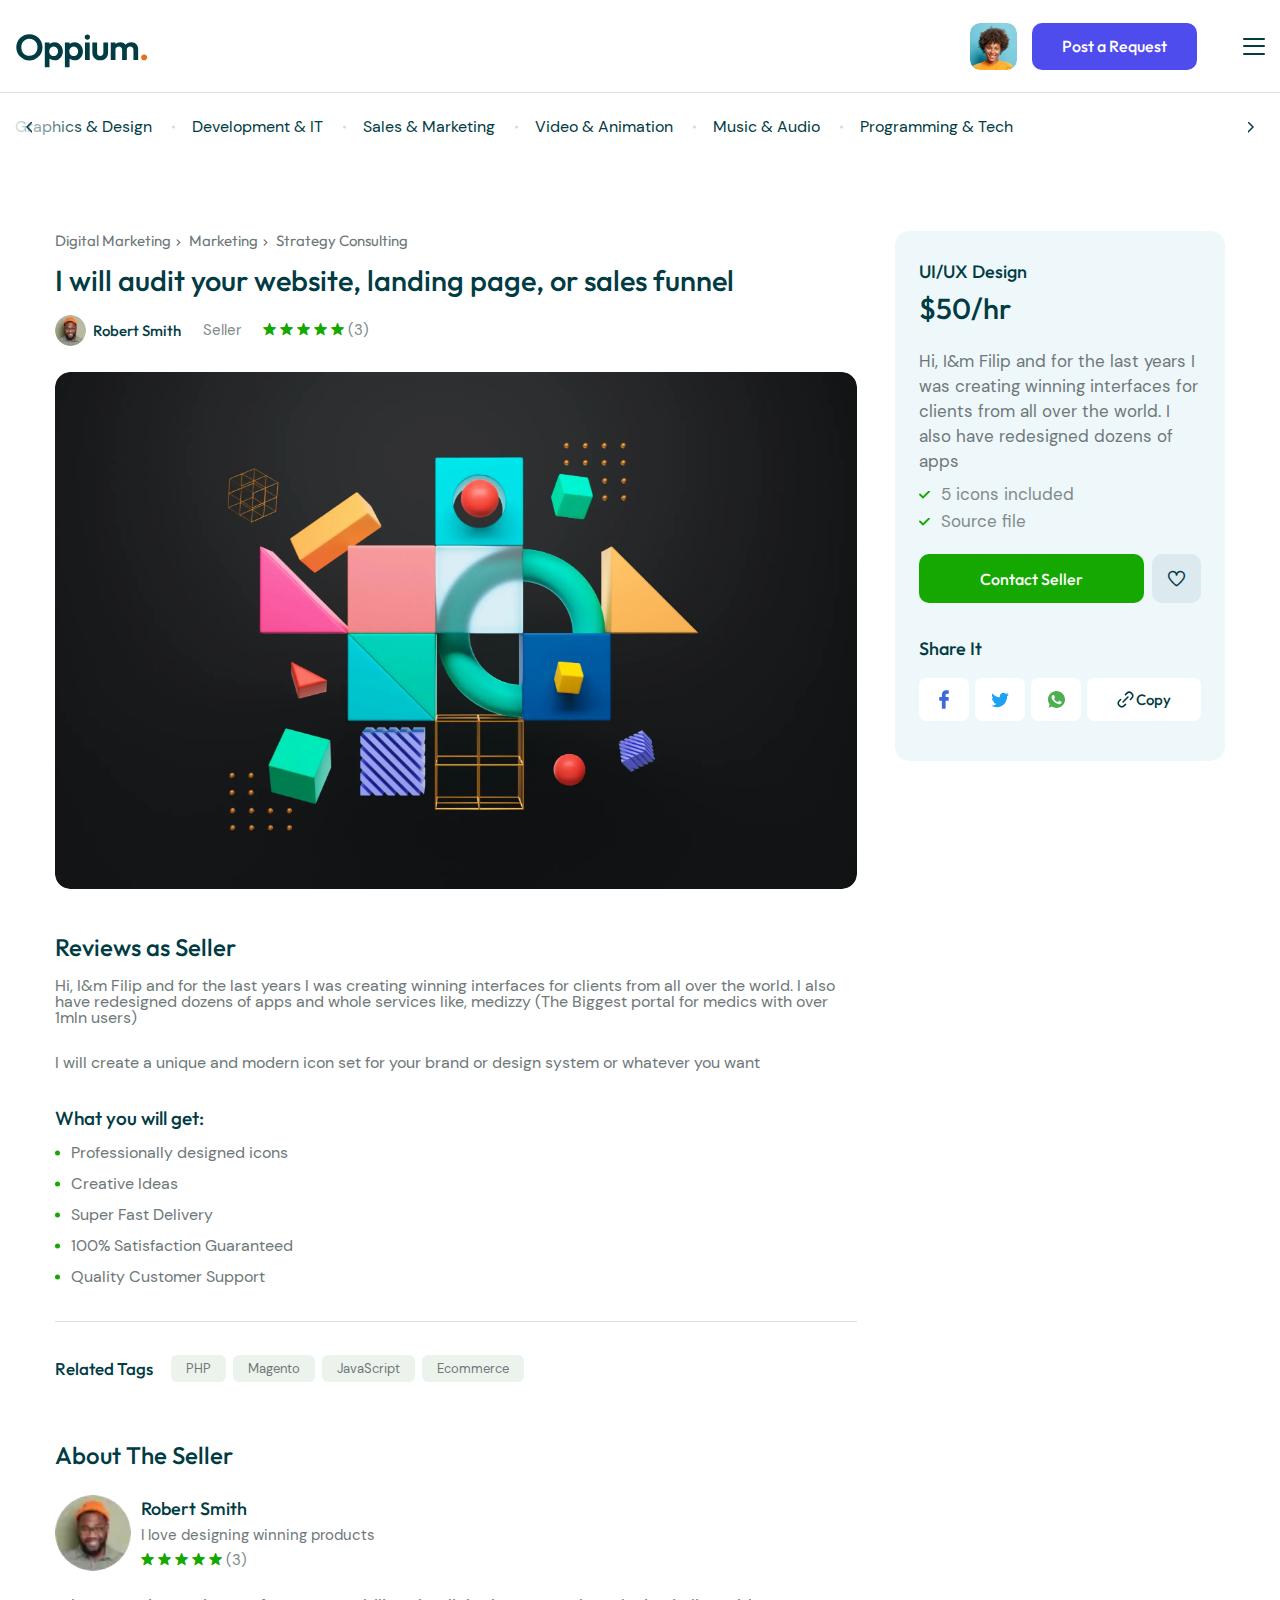
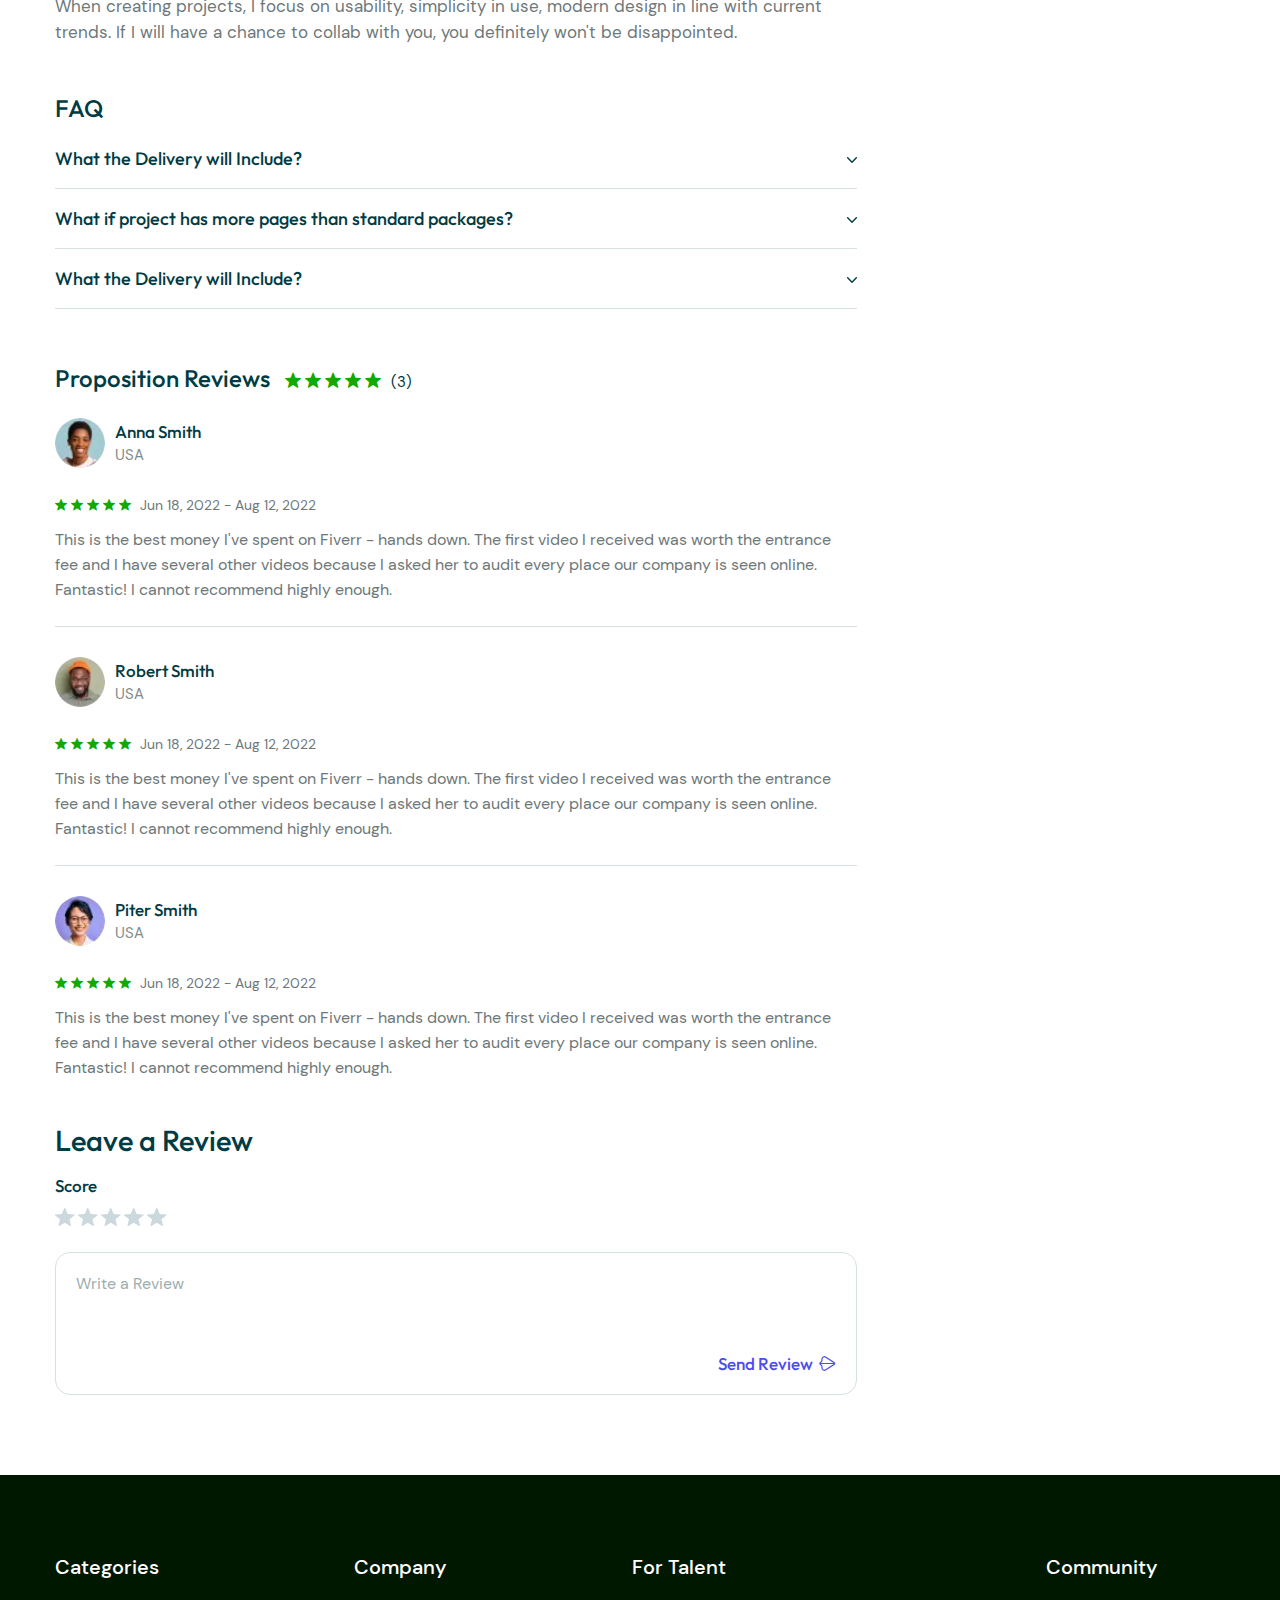
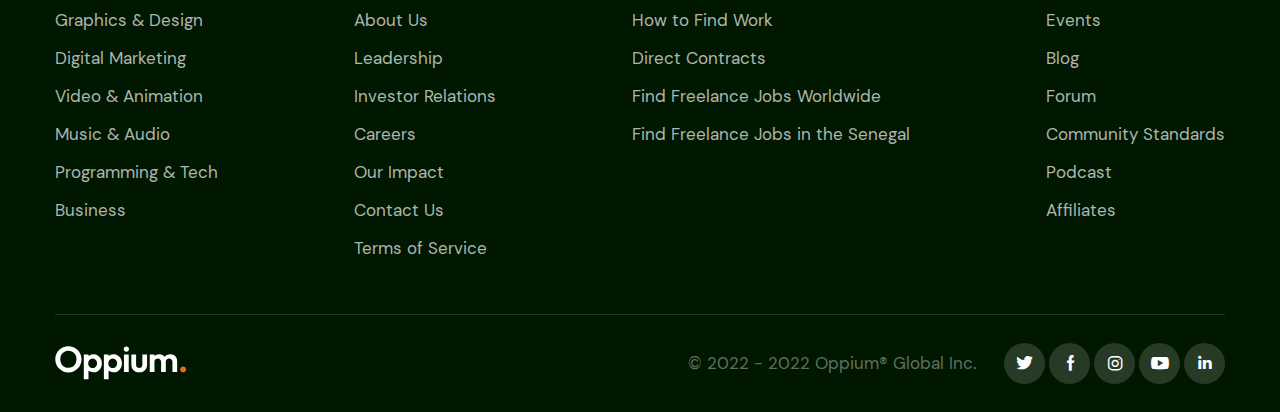
<file: proposition.html>
<!DOCTYPE html>
<html lang="en">

<head>
	<meta charset="UTF-8">
	<meta name="viewport" content="width=device-width, initial-scale=1.0, maximum-scale=1">
	<link rel="shortcut icon" href="#" type="image/x-icon">
	<meta http-equiv="X-UA-Compatible" content="ie=edge">
	<meta name="description" content="#">
	<title>Oppium - Proposition</title>
	<link rel="stylesheet" href="css/jQuery-ui.css">
<link rel="stylesheet" href="css/fancy.css">
<link rel="stylesheet" href="css/swiper.css">
<link rel="stylesheet" href="css/kalendae.css">
<link rel="stylesheet" href="css/plyr.css">
<link rel="stylesheet" href="css/icons-font.css">
<link rel="stylesheet" href="css/timepicker.css">
<link rel="stylesheet" href="css/simditor.css">
<link rel="stylesheet" href="css/style.css">
<link rel="stylesheet" href="css/responsive.css">
</head>

<body id="body">
	<div class="wrapper">
		<!-- Header -->
		<header class="header">
	<div class="container container--wide">
		<div class="header__inner df">
			<a class="header__logo" href="index.html">
				<img src="./img/logo-dark.svg" alt="Oppium">
			</a>
			<div class="header__inner-m">
				<nav class="header__nav">
					<ul class="df">
						<li><a href="#">Find Work</a></li>
						<li><a href="#">Hire Desigeners</a></li>
						<li><a href="#">Find Propositions</a></li>
					</ul>
				</nav>
				<div class="header__search global-search">
	<form class="df" action="#">
		<input type="text" placeholder="Search">
		<select class="custom-select">
			<option value="Jobs">Jobs</option>
			<option value="Option 1">Option 1</option>
			<option value="Option 2">Option 2</option>
			<option value="Option 3">Option 3</option>
			<option value="Option 4">Option 4</option>
		</select>
		<input type="submit" value="">
	</form>
</div>
				<div class="header__actions df">
					<a href="#">
						<i class="i-notification"></i>
					</a>
					<a href="#">
						<i class="i-envelope"></i>
					</a>
					<a href="#">
						<i class="i-heart"></i>
					</a>
				</div>
			</div>
			<div class="header__userbox">
				<!-- <div class="header__sign">
					<a class="modal-btn" href="#" data-id="sign-in">Sign In</a>
				</div>
				<div class="header__join">
					<a class="modal-btn" href="#" data-id="sign-up">
						Join
					</a>
				</div> -->
				<div class="header__user">
					<a class="header__user-btn popup-button" href="#">
						<img src="./img/users/user.webp" alt="User">
					</a>
					<div class="popup-global popup-triangle">
						<ul class="header__user-menu">
							<li>
								<a href="#">
									<i class="i-profile"></i>
									<span>Profile</span>
								</a>
							</li>
							<li> <a href="#">
									<i class="i-dashboard"></i>
									<span>Dashboard</span>
								</a></li>
							<li> <a href="#">
									<i class="i-settings"></i>
									<span>Settings</span>
								</a></li>
							<li> <a href="#">
									<i class="i-logout"></i>
									<span>Logout</span>
								</a></li>
						</ul>
					</div>
				</div>
				<div class="header__request header__request--purple">
					<a href="#">
						Post a Request
					</a>
				</div>
			</div>
			<!-- Card burger -->
<div class="burger">
	<div class="burger__toggle">
		<div class="burger__main">
			<span></span>
			<span></span>
			<span></span>
		</div>
		<div class="burger__cross">
			<span></span>
			<span></span>
		</div>
	</div>
</div><!-- Card burger -->
		</div>
	</div>
</header>

		<!-- Categories -->
		<div class="categories-wrap">
	<div class="categories">
		<div class="categories-wrap__arrow categories-wrap__arrow--left"></div>
		<div class="categories-wrap__arrow categories-wrap__arrow--right"></div>
		<div class="container container--wide">
			<ul>
				<li>
					<a href="#">Graphics &amp; Design </a>
				</li>
				<li>
					<a href="#">Development &amp; IT</a>
				</li>
				<li>
					<a href="#">Sales &amp; Marketing</a>
				</li>
				<li>
					<a href="#">Video &amp; Animation</a>
				</li>
				<li>
					<a href="#">Music &amp; Audio</a>
				</li>
				<li>
					<a href="#">Programming &amp; Tech</a>
				</li>
			</ul>
		</div>
	</div>
</div>

		<!-- Main -->
		<main class="main">
			<div class="proposition">
				<div class="container">
					<div class="proposition columns g-padding">
						<div class="columns__left">
							<ul class="breadcrumbs">
								<li>
									<a href="#">Digital Marketing</a>
								</li>
								<li>
									<a href="#">Marketing</a>
								</li>
								<li>
									<a href="#">Strategy Consulting</a>
								</li>
							</ul>
							<h2 class="g-title g-title--h2">
								I will audit your website, landing page, or sales funnel
							</h2>
							<div class="proposition__main">
								<div class="proposition__main-top">
									<div class="g-user">
										<div class="g-user__avatar">
											<img src="./img/users/1.webp" alt="User">
										</div>
										<div class="g-user__cont">
											<span class="g-user__name">Robert Smith</span>
											<span class="g-user__info">Seller</span>
										</div>
									</div>
									<div class="total-rating total-rating--gray">
										<i class="i-star"></i>
										<i class="i-star"></i>
										<i class="i-star"></i>
										<i class="i-star"></i>
										<i class="i-star"></i>
										<span>(3)</span>
									</div>
								</div>
								<div class="proposition__main-img">
									<img src="./img/proposition/1.webp" alt="Prop">
								</div>
								<div class="proposition__main-seller-review">
									<h3 class="g-title">Reviews as Seller</h3>
									<ul class="proposition__main-seller-text">
										<li>
											Hi, I&amp;m Filip and for the last years I was creating winning interfaces
											for
											clients from all over the world. I also have
											redesigned dozens of apps and whole services like, medizzy (The Biggest
											portal
											for medics with over 1mln users)
										</li>
										<li>
											I will create a unique and modern icon set for your brand or design system
											or
											whatever you want
										</li>
									</ul>
									<h4 class="g-title">What you will get:</h4>
									<ul class="proposition__main-seller-get">
										<li>
											Professionally designed icons
										</li>
										<li> Creative Ideas</li>
										<li>Super Fast Delivery</li>
										<li>100% Satisfaction Guaranteed</li>
										<li>Quality Customer Support</li>
									</ul>
								</div>
								<div class="proposition__main-tags">
									<h4 class="g-title">Related Tags</h4>
									<div class="tags">
										<a href="#">PHP</a>
										<a href="#">Magento</a>
										<a href="#">JavaScript</a>
										<a href="#">Ecommerce</a>
									</div>
								</div>
								<div class="proposition__main-about">
									<h3 class="g-title">
										About The Seller
									</h3>
									<div class="g-user">
										<div class="g-user__avatar">
											<img src="./img/users/1.webp" alt="User">
										</div>
										<div class="g-user__cont">
											<span class="g-user__name">Robert Smith</span>
											<span class="g-user__info">I love designing winning products</span>
											<div class="total-rating total-rating--gray">
												<i class="i-star"></i>
												<i class="i-star"></i>
												<i class="i-star"></i>
												<i class="i-star"></i>
												<i class="i-star"></i>
												<span>(3)</span>
											</div>
										</div>
									</div>
									<p>
										When creating projects, I focus on usability, simplicity in use, modern design
										in line with current trends. If I will
										have a chance to collab with you, you definitely won't be disappointed.
									</p>
								</div>
								<div class="proposition__main-faq">
									<h3 class="g-title">FAQ</h3>
									<div class="accordion">

										<div class="accordion__inner">
											<h5 class="accordion__title g-title">What the Delivery will Include?</h5>
											<div class="accordion__item">Lorem, ipsum dolor sit amet consectetur
												adipisicing
												elit. Temporibus,
												tempore?</div>
										</div>

										<div class="accordion__inner">
											<h5 class="accordion__title g-title">What if project has more pages than
												standard packages?</h5>
											<div class="accordion__item">Lorem ipsum dolor sit amet, consectetur
												adipisicing
												elit. Eius dolor
												possimus perspiciatis dolorum accusamus
												ratione?</div>
										</div>

										<div class="accordion__inner">
											<h5 class="accordion__title g-title">What the Delivery will Include?</h5>
											<div class="accordion__item">Lorem ipsum dolor sit amet consectetur,
												adipisicing
												elit. Voluptatum
												consectetur sint assumenda ipsa iste
												similique itaque sed eum quibusdam distinctio?</div>
										</div>

									</div>
								</div>
								<ul class="proposition__main-reviews">
									<div class="proposition__main-reviews-top">
										<h3 class="g-title">
											Proposition Reviews
										</h3>
										<div class="total-rating">
											<i class="i-star"></i>
											<i class="i-star"></i>
											<i class="i-star"></i>
											<i class="i-star"></i>
											<i class="i-star"></i>
											<span>(3)</span>
										</div>
									</div>
									<ul class="proposition__main-reviews-list">
										<li>
											<div class="g-user">
												<div class="g-user__avatar">
													<img src="./img/users/3.webp" alt="User">
												</div>
												<div class="g-user__cont">
													<span class="g-user__name">Anna Smith</span>
													<span class="g-user__info">USA</span>
												</div>
											</div>
											<div class="proposition__main-reviews-info">
												<div class="total-rating">
													<i class="i-star"></i>
													<i class="i-star"></i>
													<i class="i-star"></i>
													<i class="i-star"></i>
													<i class="i-star"></i>
												</div>
												<div>
													<span>Jun 18, 2022</span>
													-
													<span>Aug 12, 2022</span>
												</div>
											</div>
											<p class="proposition__main-reviews-text">
												This is the best money I've spent on Fiverr - hands down. The first
												video I received was worth the entrance fee and I
												have several other videos because I asked her to audit every place our
												company is seen online. Fantastic! I cannot
												recommend highly enough.
											</p>
										</li>
										<li>
											<div class="g-user">
												<div class="g-user__avatar">
													<img src="./img/users/1.webp" alt="User">
												</div>
												<div class="g-user__cont">
													<span class="g-user__name">Robert Smith</span>
													<span class="g-user__info">USA</span>
												</div>
											</div>
											<div class="proposition__main-reviews-info">
												<div class="total-rating">
													<i class="i-star"></i>
													<i class="i-star"></i>
													<i class="i-star"></i>
													<i class="i-star"></i>
													<i class="i-star"></i>
												</div>
												<div>
													<span>Jun 18, 2022</span>
													-
													<span>Aug 12, 2022</span>
												</div>
											</div>
											<p class="proposition__main-reviews-text">
												This is the best money I've spent on Fiverr - hands down. The first
												video I received was worth the entrance fee and I
												have several other videos because I asked her to audit every place our
												company is seen online. Fantastic! I cannot
												recommend highly enough.
											</p>
										</li>
										<li>
											<div class="g-user">
												<div class="g-user__avatar">
													<img src="./img/users/4.webp" alt="User">
												</div>
												<div class="g-user__cont">
													<span class="g-user__name">Piter Smith</span>
													<span class="g-user__info">USA</span>
												</div>
											</div>
											<div class="proposition__main-reviews-info">
												<div class="total-rating">
													<i class="i-star"></i>
													<i class="i-star"></i>
													<i class="i-star"></i>
													<i class="i-star"></i>
													<i class="i-star"></i>
												</div>
												<div>
													<span>Jun 18, 2022</span>
													-
													<span>Aug 12, 2022</span>
												</div>
											</div>
											<p class="proposition__main-reviews-text">
												This is the best money I've spent on Fiverr - hands down. The first
												video I received was worth the entrance fee and I
												have several other videos because I asked her to audit every place our
												company is seen online. Fantastic! I cannot
												recommend highly enough.
											</p>
										</li>
									</ul>
									<div class="review-form">
										<h2 class="review-form__title g-title">Leave a Review</h2>
										<form action="#">
											<h5 class="g-title">Score</h5>
											<div class="form-rating">
												<input type="radio" name="rating" id="rating-5">
												<label for="rating-5"></label>
												<input type="radio" name="rating" id="rating-4">
												<label for="rating-4"></label>
												<input type="radio" name="rating" id="rating-3">
												<label for="rating-3"></label>
												<input type="radio" name="rating" id="rating-2">
												<label for="rating-2"></label>
												<input type="radio" name="rating" id="rating-1">
												<label for="rating-1"></label>
											</div>
											<div class="review-form__textarea">
												<textarea placeholder="Write a Review"></textarea>
												<input type="submit" value="Send Review">
											</div>
										</form>
									</div>
							</div>
						</div>
						<div class="columns__right">
							<div class="proposition__aside">
								<h4 class="proposition__aside-prof g-title">UI/UX Design</h4>
								<h3 class="proposition__aside-price g-title">$50/hr</h3>
								<p class="proposition__aside-text">
									Hi, I&amp;m Filip and for the last years I was creating winning interfaces for
									clients
									from all over the world. I also have
									redesigned dozens of apps
								</p>
								<ul class="proposition__aside-list">
									<li>5 icons included</li>
									<li>Source file</li>
								</ul>
								<div class="proposition__aside-actions">
									<button class="proposition__aside-contact modal-btn" data-id="proposition_message"
										type="button">Contact
										Seller</button>
									<button class="save">
										<i class="i-heart"></i>
									</button>
								</div>
								<div class="proposition__aside-share">
									<h5 class="g-title">Share It</h5>
									<div class="share df">
										<a class="share-item share-facebook" href="#"></a>
										<a class="share-item share-twitter" href="#"></a>
										<a class="share-item share-whatsapp" href="#"></a>
										<a class="share-item share-link" href="#">Copy</a>
									</div>
								</div>
							</div>
						</div>
					</div>
				</div>
			</div>
		</main>

		<!--	Footer-->
		<footer class="footer">
	<div class="container">
		<div class="footer__inner">
			<div class="footer__top">
				<div class="footer__item">
					<h5 class="footer__item-title">Categories</h5>
					<ul class="footer__item-list">
						<li>
							<a href="#">Graphics &amp; Design</a>
						</li>
						<li>
							<a href="#">Digital Marketing</a>
						</li>
						<li>
							<a href="#">Video &amp; Animation</a>
						</li>
						<li>
							<a href="#">Music &amp; Audio</a>
						</li>
						<li>
							<a href="#">Programming &amp; Tech</a>
						</li>
						<li>
							<a href="#">Business</a>
						</li>
					</ul>
				</div>
				<div class="footer__item">
					<h5 class="footer__item-title">Company</h5>
					<ul class="footer__item-list">
						<li>
							<a href="#">About Us</a>
						</li>
						<li>
							<a href="#">Leadership</a>
						</li>
						<li>
							<a href="#">Investor Relations</a>
						</li>
						<li>
							<a href="#">Careers</a>
						</li>
						<li>
							<a href="#">Our Impact</a>
						</li>
						<li>
							<a href="#">Contact Us</a>
						</li>
						<li>
							<a href="#">Terms of Service</a>
						</li>
					</ul>
				</div>
				<div class="footer__item">
					<h5 class="footer__item-title">For Talent</h5>
					<ul class="footer__item-list">
						<li>
							<a href="#">How to Find Work</a>
						</li>
						<li>
							<a href="#">Direct Contracts</a>
						</li>
						<li>
							<a href="#">Find Freelance Jobs Worldwide</a>
						</li>
						<li>
							<a href="#">Find Freelance Jobs in the Senegal</a>
						</li>
					</ul>
				</div>
				<div class="footer__item">
					<h5 class="footer__item-title">Community</h5>
					<ul class="footer__item-list">
						<li>
							<a href="#">Events</a>
						</li>
						<li>
							<a href="#">Blog</a>
						</li>
						<li>
							<a href="#">Forum</a>
						</li>
						<li>
							<a href="#">Community Standards</a>
						</li>
						<li>
							<a href="#">Podcast</a>
						</li>
						<li>
							<a href="#">Affiliates</a>
						</li>
					</ul>
				</div>
			</div>
			<div class="footer__bottom">
				<a href="index.html">
					<img src="./img/logo-light.svg" alt="Oppium">
				</a>
				<p class="footer__rights">
					&copy; 2022 - 2022 Oppium&reg; Global Inc.
				</p>
				<div class="footer__socials">
					<a href="#"> <i class="i-s-twitter"></i></a>
					<a href="#"><i class="i-s-facebook"></i></a>
					<a href="#"><i class="i-s-instagram"></i></a>
					<a href="#"><i class="i-s-youtube"></i></a>
					<a href="#"><i class="i-s-linkedin"></i></a>
				</div>
			</div>
		</div>
	</div>
</footer>

		<!-- Overlay -->
		<div class="overlay"></div>

		<div class="proposition-message modal" data-id="#proposition_message">
			<div class="proposition-message__close modal__close">
				<i class="i-close"></i>
			</div>
			<div class="proposition-message__inner">
				<div class="proposition-message__top">
					<div class="g-user">
						<div class="g-user__avatar">
							<img src="./img/users/1.webp" alt="User">
						</div>
						<div class="g-user__cont">
							<span class="g-user__name">Robert Smith</span>
							<span class="g-user__status">Online</span>
						</div>
					</div>
				</div>
				<div class="proposition-message__form">
					<form action="#">
						<textarea placeholder="Write a Message..."></textarea>
						<div class="proposition-message__form-actions">
							<i class="i-smile"></i>
							<i class="i-file"></i>
							<i class="i-link"></i>
							<input type="submit" value="Send">
						</div>
					</form>
				</div>
			</div>
		</div>

		<!-- Modal  sign-in-->
<div class="modal" data-id="#sign-in">
	<h2 class="modal__title g-title g-title--h2">
		Sign In To Oppium
	</h2>
	<form action="#">
		<input class="modal__email text-input input-global" type="email" placeholder="Email Address" required="">
		<span class="password-input__wrap">
			<input class="modal__password password-input input-global" type="password" placeholder="Password"
				required="">
			<span class="password-input__show-btn is-hidden">
				<i class="password-input__show-icon i-visible"></i>
				<i class="password-input__show-icon i-not-visible is-hidden"></i>
			</span>
		</span>
		<div class="modal__remember">
			<label class="check-input">
				<input class="check-input__check" type="checkbox">
				<span class="check-input__style"></span>
				Remember Me
			</label>
			<a href="#">Forgot your password?</a>
		</div>
		<input class="modal__btn form__button" type="submit" value="Sign In">
	</form>
	<span class="modal__or">or continue with</span>
	<div class="modal__social">
		<a href="#"></a>
		<a href="#"></a>
		<a href="#"></a>
	</div>
	<div class="modal__bottom">
		<a class="modal-btn" href="#" data-id="sign-up">Not a member yet? <span>Join now</span></a>
	</div>
</div>
		<!-- Modal  sign-up-->
<div class="modal" data-id="#sign-up">
	<h2 class="modal__title g-title g-title--h2">
		Sign Up To Oppium
	</h2>
	<form action="#">
		<input class="modal__email text-input input-global" type="email" placeholder="Email Address" required="">
		<span class="password-input__wrap">
			<input class="modal__password password-input input-global" type="password" placeholder="Password"
				required="">
			<span class="password-input__show-btn is-hidden">
				<i class="password-input__show-icon i-visible"></i>
				<i class="password-input__show-icon i-not-visible is-hidden"></i>
			</span>
		</span>
		<span class="password-input__wrap">
			<input class="modal__password password-input input-global" type="password" placeholder="Confirm Password"
				required="">
			<span class="password-input__show-btn is-hidden">
				<i class="password-input__show-icon i-visible"></i>
				<i class="password-input__show-icon i-not-visible is-hidden"></i>
			</span>
		</span>
		<input class="modal__btn form__button" type="submit" value="Sign Up">
	</form>
	<span class="modal__or">or continue with</span>
	<div class="modal__social">
		<a href="#"></a>
		<a href="#"></a>
		<a href="#"></a>
	</div>
	<div class="modal__bottom">
		<a class="modal-btn" href="#" data-id="sign-in">Already a member? <span>Sign In</span></a>
	</div>
</div>
	</div>
	<script src="js/jquery-3.6.0.min.js"></script>
<script src="js/jquery.ui.touch-punch.min.js"></script>
<script src="js/jQuery-ui.js"></script>
<script src="js/fancy.js"></script>
<script src="js/kalendae.standalone.js"></script>
<script src="js/plyr.js"></script>
<script src="js/swiper.js"></script>
<script src="js/timepicker.js"></script>

<script src="js/module.js"></script>
<script src="js/hotkeys.js"></script>
<script src="js/uploader.js"></script>
<script src="js/simditor.js"></script>

<script src="js/main.js"></script>
</body>

</html>
</file>
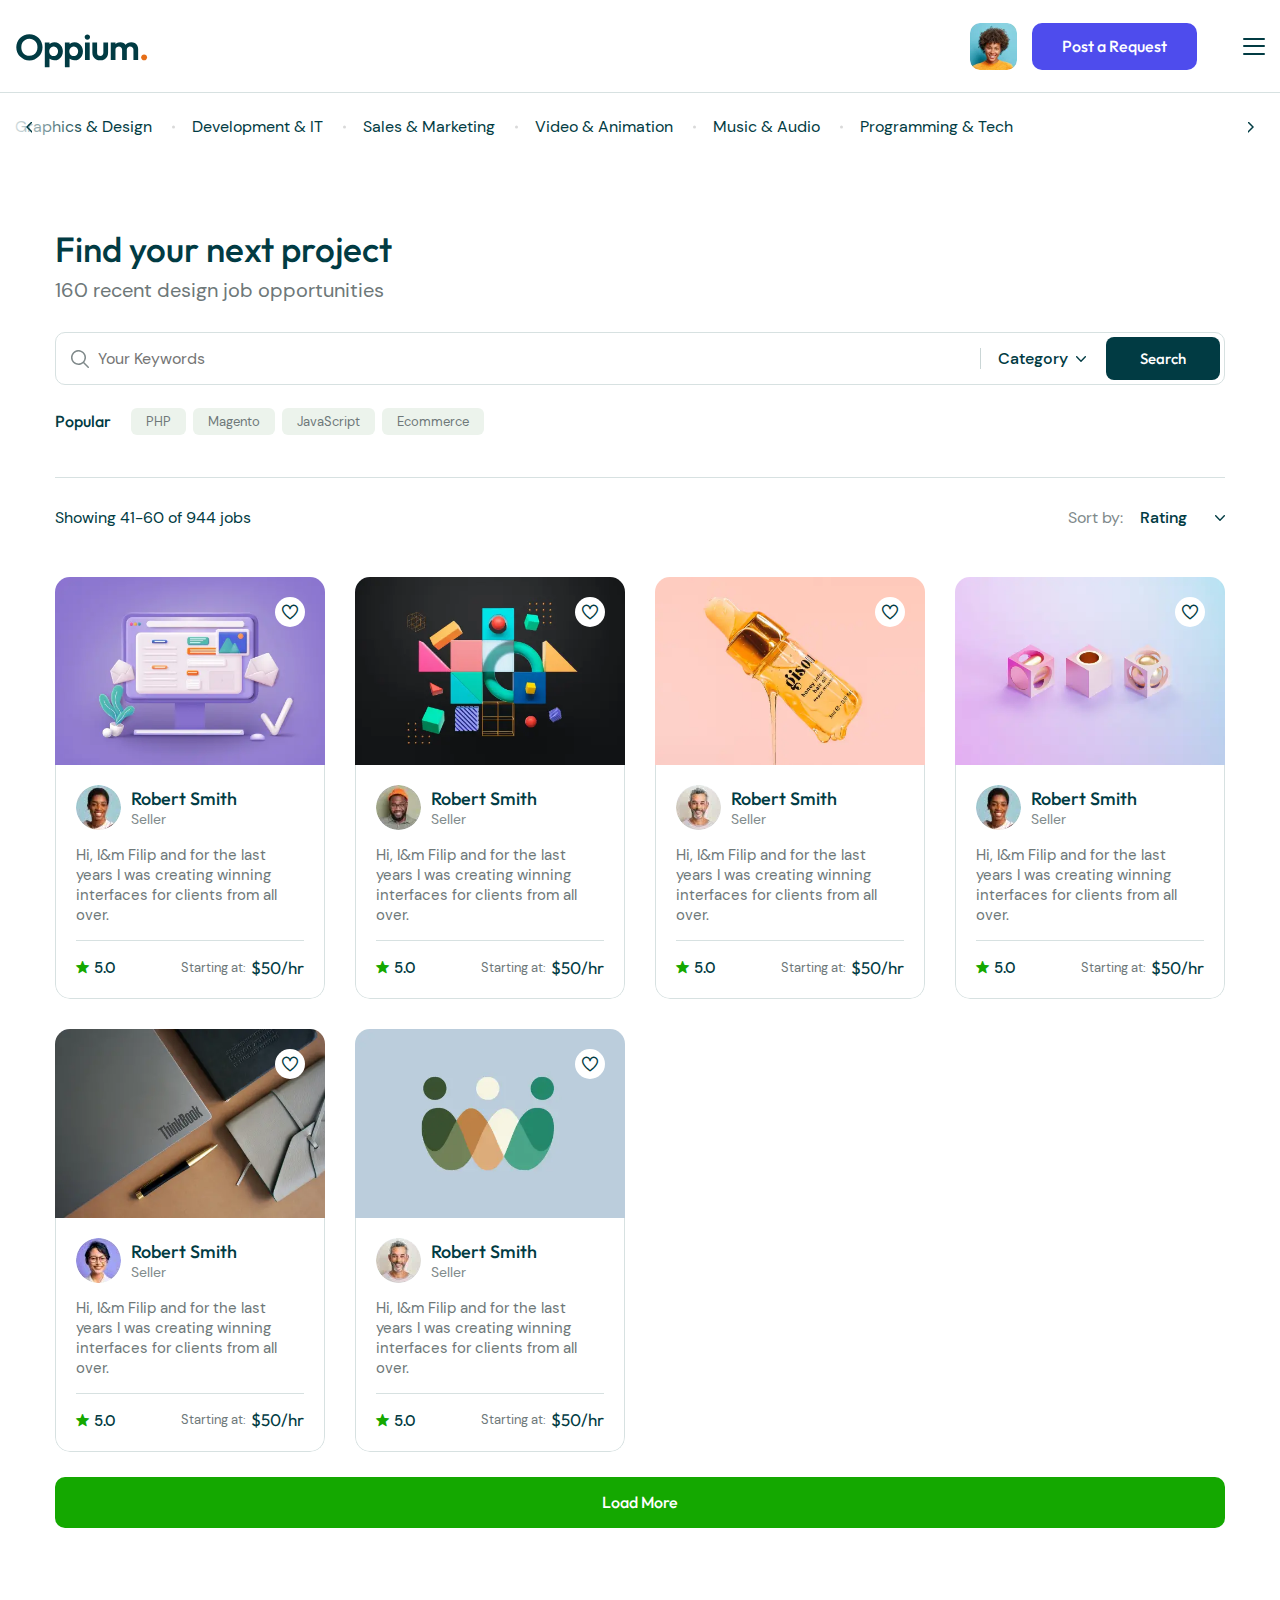
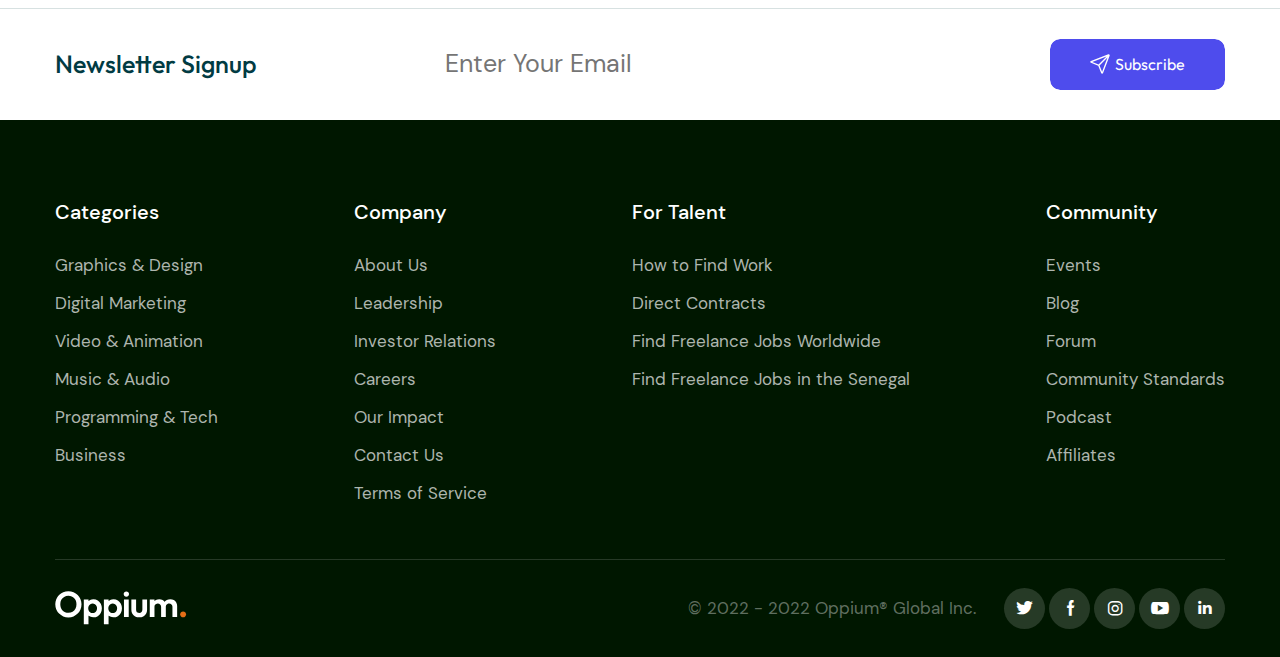
<file: propositions-f.html>
<!DOCTYPE html>
<html lang="en">

<head>
	<meta charset="UTF-8">
	<meta name="viewport" content="width=device-width, initial-scale=1.0, maximum-scale=1">
	<link rel="shortcut icon" href="#" type="image/x-icon">
	<meta http-equiv="X-UA-Compatible" content="ie=edge">
	<meta name="description" content="#">
	<title>Oppium - Propositions</title>
	<link rel="stylesheet" href="css/jQuery-ui.css">
<link rel="stylesheet" href="css/fancy.css">
<link rel="stylesheet" href="css/swiper.css">
<link rel="stylesheet" href="css/kalendae.css">
<link rel="stylesheet" href="css/plyr.css">
<link rel="stylesheet" href="css/icons-font.css">
<link rel="stylesheet" href="css/timepicker.css">
<link rel="stylesheet" href="css/simditor.css">
<link rel="stylesheet" href="css/style.css">
<link rel="stylesheet" href="css/responsive.css">
</head>

<body id="body">
	<div class="wrapper">
		<!-- Header -->
		<header class="header">
	<div class="container container--wide">
		<div class="header__inner df">
			<a class="header__logo" href="index.html">
				<img src="./img/logo-dark.svg" alt="Oppium">
			</a>
			<div class="header__inner-m">
				<nav class="header__nav">
					<ul class="df">
						<li><a href="#">Find Work</a></li>
						<li><a href="#">Hire Desigeners</a></li>
						<li><a href="#">Find Propositions</a></li>
					</ul>
				</nav>
				<div class="header__search global-search">
	<form class="df" action="#">
		<input type="text" placeholder="Search">
		<select class="custom-select">
			<option value="Jobs">Jobs</option>
			<option value="Option 1">Option 1</option>
			<option value="Option 2">Option 2</option>
			<option value="Option 3">Option 3</option>
			<option value="Option 4">Option 4</option>
		</select>
		<input type="submit" value="">
	</form>
</div>
				<div class="header__actions df">
					<a href="#">
						<i class="i-notification"></i>
					</a>
					<a href="#">
						<i class="i-envelope"></i>
					</a>
					<a href="#">
						<i class="i-heart"></i>
					</a>
				</div>
			</div>
			<div class="header__userbox">
				<!-- <div class="header__sign">
					<a class="modal-btn" href="#" data-id="sign-in">Sign In</a>
				</div>
				<div class="header__join">
					<a class="modal-btn" href="#" data-id="sign-up">
						Join
					</a>
				</div> -->
				<div class="header__user">
					<a class="header__user-btn popup-button" href="#">
						<img src="./img/users/user.webp" alt="User">
					</a>
					<div class="popup-global popup-triangle">
						<ul class="header__user-menu">
							<li>
								<a href="#">
									<i class="i-profile"></i>
									<span>Profile</span>
								</a>
							</li>
							<li> <a href="#">
									<i class="i-dashboard"></i>
									<span>Dashboard</span>
								</a></li>
							<li> <a href="#">
									<i class="i-settings"></i>
									<span>Settings</span>
								</a></li>
							<li> <a href="#">
									<i class="i-logout"></i>
									<span>Logout</span>
								</a></li>
						</ul>
					</div>
				</div>
				<div class="header__request header__request--purple">
					<a href="#">
						Post a Request
					</a>
				</div>
			</div>
			<!-- Card burger -->
<div class="burger">
	<div class="burger__toggle">
		<div class="burger__main">
			<span></span>
			<span></span>
			<span></span>
		</div>
		<div class="burger__cross">
			<span></span>
			<span></span>
		</div>
	</div>
</div><!-- Card burger -->
		</div>
	</div>
</header>

		<!-- Categories -->
		<div class="categories-wrap">
	<div class="categories">
		<div class="categories-wrap__arrow categories-wrap__arrow--left"></div>
		<div class="categories-wrap__arrow categories-wrap__arrow--right"></div>
		<div class="container container--wide">
			<ul>
				<li>
					<a href="#">Graphics &amp; Design </a>
				</li>
				<li>
					<a href="#">Development &amp; IT</a>
				</li>
				<li>
					<a href="#">Sales &amp; Marketing</a>
				</li>
				<li>
					<a href="#">Video &amp; Animation</a>
				</li>
				<li>
					<a href="#">Music &amp; Audio</a>
				</li>
				<li>
					<a href="#">Programming &amp; Tech</a>
				</li>
			</ul>
		</div>
	</div>
</div>

		<!-- Main -->
		<main class="main">

			<div class="container">
				<div class="propositions-f columns columns--one g-padding">
					<div class="columns__left">
						<div class="columns__title">
							<h2 class="g-title g-title--h2">
								Find your next project
							</h2>
						</div>
						<p class="columns__description">
							160 recent design job opportunities
						</p>
						<div class="global-search">
							<form class="df" action="#">
								<input type="text" placeholder="Your Keywords">
								<select class="custom-select">
									<option value="Category">Category</option>
									<option value="Option 1">Option 1</option>
									<option value="Option 2">Option 2</option>
									<option value="Option 3">Option 3</option>
									<option value="Option 4">Option 4</option>
								</select>
								<input type="submit" value="Search">
							</form>
						</div>
						<div class="columns__tags">
							<h3 class="g-title">Popular</h3>
							<div class="tags">
								<a href="#">PHP</a>
								<a href="#">Magento</a>
								<a href="#">JavaScript</a>
								<a href="#">Ecommerce</a>
							</div>
						</div>
						<div class="columns__main">
							<div class="columns__main-top">
								<p class="columns__showing">
									Showing <span>41-60</span> of <span>944</span> jobs
								</p>
								<div class="columns__main-sort">
									<span>Sort by:</span>
									<select class="custom-select">
										<option value="Rating">Rating</option>
										<option value="Option">Option 1</option>
										<option value="Option">Option 2</option>
										<option value="Option">Option 2</option>
									</select>
								</div>
							</div>
							<div class="grid-box__content">
								<div class="g-prop">
									<div class="save">
										<i class="i-heart"></i>
									</div>
									<div class="g-prop__img">
										<img src="./img/propopsitions/6.webp" alt="Prop">
									</div>
									<div class="g-prop__inner">
										<div class="g-prop__user">
											<div class="g-user">
												<div class="g-user__avatar">
													<img src="./img/users/3.webp" alt="User">
												</div>
												<div class="g-user__cont">
													<span class="g-user__name">Robert Smith</span>
													<span class="g-user__info">Seller</span>
												</div>
											</div>
										</div>
										<p class="g-prop__text">
											Hi, I&amp;m Filip and for the last years I was creating winning
											interfaces for clients from all over.
										</p>
										<div class="g-prop__info">
											<div class="rating">
												<i class="i-star"></i>
												<span>5.0</span>
											</div>
											<div class="g-prop__price">
												<span>Starting at:</span>
												<span>$50/hr</span>
											</div>
										</div>
									</div>
								</div>
								<div class="g-prop">
									<div class="save">
										<i class="i-heart"></i>
									</div>
									<div class="g-prop__img">
										<img src="./img/propopsitions/1.webp" alt="Prop">
									</div>
									<div class="g-prop__inner">
										<div class="g-prop__user">
											<div class="g-user">
												<div class="g-user__avatar">
													<img src="./img/users/1.webp" alt="User">
												</div>
												<div class="g-user__cont">
													<span class="g-user__name">Robert Smith</span>
													<span class="g-user__info">Seller</span>
												</div>
											</div>
										</div>
										<p class="g-prop__text">
											Hi, I&amp;m Filip and for the last years I was creating winning
											interfaces for clients from all over.
										</p>
										<div class="g-prop__info">
											<div class="rating">
												<i class="i-star"></i>
												<span>5.0</span>
											</div>
											<div class="g-prop__price">
												<span>Starting at:</span>
												<span>$50/hr</span>
											</div>
										</div>
									</div>
								</div>
								<div class="g-prop">
									<div class="save">
										<i class="i-heart"></i>
									</div>
									<div class="g-prop__img">
										<img src="./img/propopsitions/2.webp" alt="Prop">
									</div>
									<div class="g-prop__inner">
										<div class="g-prop__user">
											<div class="g-user">
												<div class="g-user__avatar">
													<img src="./img/users/2.webp" alt="User">
												</div>
												<div class="g-user__cont">
													<span class="g-user__name">Robert Smith</span>
													<span class="g-user__info">Seller</span>
												</div>
											</div>
										</div>
										<p class="g-prop__text">
											Hi, I&amp;m Filip and for the last years I was creating winning
											interfaces for clients from all over.
										</p>
										<div class="g-prop__info">
											<div class="rating">
												<i class="i-star"></i>
												<span>5.0</span>
											</div>
											<div class="g-prop__price">
												<span>Starting at:</span>
												<span>$50/hr</span>
											</div>
										</div>
									</div>
								</div>
								<div class="g-prop">
									<div class="save">
										<i class="i-heart"></i>
									</div>
									<div class="g-prop__img">
										<img src="./img/propopsitions/3.webp" alt="Prop">
									</div>
									<div class="g-prop__inner">
										<div class="g-prop__user">
											<div class="g-user">
												<div class="g-user__avatar">
													<img src="./img/users/3.webp" alt="User">
												</div>
												<div class="g-user__cont">
													<span class="g-user__name">Robert Smith</span>
													<span class="g-user__info">Seller</span>
												</div>
											</div>
										</div>
										<p class="g-prop__text">
											Hi, I&amp;m Filip and for the last years I was creating winning
											interfaces for clients from all over.
										</p>
										<div class="g-prop__info">
											<div class="rating">
												<i class="i-star"></i>
												<span>5.0</span>
											</div>
											<div class="g-prop__price">
												<span>Starting at:</span>
												<span>$50/hr</span>
											</div>
										</div>
									</div>
								</div>
								<div class="g-prop">
									<div class="save">
										<i class="i-heart"></i>
									</div>
									<div class="g-prop__img">
										<img src="./img/propopsitions/4.webp" alt="Prop">
									</div>
									<div class="g-prop__inner">
										<div class="g-prop__user">
											<div class="g-user">
												<div class="g-user__avatar">
													<img src="./img/users/4.webp" alt="User">
												</div>
												<div class="g-user__cont">
													<span class="g-user__name">Robert Smith</span>
													<span class="g-user__info">Seller</span>
												</div>
											</div>
										</div>
										<p class="g-prop__text">
											Hi, I&amp;m Filip and for the last years I was creating winning
											interfaces for clients from all over.
										</p>
										<div class="g-prop__info">
											<div class="rating">
												<i class="i-star"></i>
												<span>5.0</span>
											</div>
											<div class="g-prop__price">
												<span>Starting at:</span>
												<span>$50/hr</span>
											</div>
										</div>
									</div>
								</div>
								<div class="g-prop">
									<div class="save">
										<i class="i-heart"></i>
									</div>
									<div class="g-prop__img">
										<img src="./img/propopsitions/5.webp" alt="Prop">
									</div>
									<div class="g-prop__inner">
										<div class="g-prop__user">
											<div class="g-user">
												<div class="g-user__avatar">
													<img src="./img/users/2.webp" alt="User">
												</div>
												<div class="g-user__cont">
													<span class="g-user__name">Robert Smith</span>
													<span class="g-user__info">Seller</span>
												</div>
											</div>
										</div>
										<p class="g-prop__text">
											Hi, I&amp;m Filip and for the last years I was creating winning
											interfaces for clients from all over.
										</p>
										<div class="g-prop__info">
											<div class="rating">
												<i class="i-star"></i>
												<span>5.0</span>
											</div>
											<div class="g-prop__price">
												<span>Starting at:</span>
												<span>$50/hr</span>
											</div>
										</div>
									</div>
								</div>
							</div>
							<button class="load-more">Load More</button>
						</div>
					</div>
				</div>
			</div>

		</main>

		<!--	Newsletter-->
		<div class="newsletter">
	<div class="container">
		<div class="newsletter__inner">
			<h4 class="g-title">
				Newsletter Signup
			</h4>
			<form action="#">
				<input type="email" placeholder="Enter Your Email" required>
				<input type="submit" value="Subscribe">
			</form>
		</div>
	</div>
</div>

		<!--	Footer-->
		<footer class="footer">
	<div class="container">
		<div class="footer__inner">
			<div class="footer__top">
				<div class="footer__item">
					<h5 class="footer__item-title">Categories</h5>
					<ul class="footer__item-list">
						<li>
							<a href="#">Graphics &amp; Design</a>
						</li>
						<li>
							<a href="#">Digital Marketing</a>
						</li>
						<li>
							<a href="#">Video &amp; Animation</a>
						</li>
						<li>
							<a href="#">Music &amp; Audio</a>
						</li>
						<li>
							<a href="#">Programming &amp; Tech</a>
						</li>
						<li>
							<a href="#">Business</a>
						</li>
					</ul>
				</div>
				<div class="footer__item">
					<h5 class="footer__item-title">Company</h5>
					<ul class="footer__item-list">
						<li>
							<a href="#">About Us</a>
						</li>
						<li>
							<a href="#">Leadership</a>
						</li>
						<li>
							<a href="#">Investor Relations</a>
						</li>
						<li>
							<a href="#">Careers</a>
						</li>
						<li>
							<a href="#">Our Impact</a>
						</li>
						<li>
							<a href="#">Contact Us</a>
						</li>
						<li>
							<a href="#">Terms of Service</a>
						</li>
					</ul>
				</div>
				<div class="footer__item">
					<h5 class="footer__item-title">For Talent</h5>
					<ul class="footer__item-list">
						<li>
							<a href="#">How to Find Work</a>
						</li>
						<li>
							<a href="#">Direct Contracts</a>
						</li>
						<li>
							<a href="#">Find Freelance Jobs Worldwide</a>
						</li>
						<li>
							<a href="#">Find Freelance Jobs in the Senegal</a>
						</li>
					</ul>
				</div>
				<div class="footer__item">
					<h5 class="footer__item-title">Community</h5>
					<ul class="footer__item-list">
						<li>
							<a href="#">Events</a>
						</li>
						<li>
							<a href="#">Blog</a>
						</li>
						<li>
							<a href="#">Forum</a>
						</li>
						<li>
							<a href="#">Community Standards</a>
						</li>
						<li>
							<a href="#">Podcast</a>
						</li>
						<li>
							<a href="#">Affiliates</a>
						</li>
					</ul>
				</div>
			</div>
			<div class="footer__bottom">
				<a href="index.html">
					<img src="./img/logo-light.svg" alt="Oppium">
				</a>
				<p class="footer__rights">
					&copy; 2022 - 2022 Oppium&reg; Global Inc.
				</p>
				<div class="footer__socials">
					<a href="#"> <i class="i-s-twitter"></i></a>
					<a href="#"><i class="i-s-facebook"></i></a>
					<a href="#"><i class="i-s-instagram"></i></a>
					<a href="#"><i class="i-s-youtube"></i></a>
					<a href="#"><i class="i-s-linkedin"></i></a>
				</div>
			</div>
		</div>
	</div>
</footer>

		<!-- Overlay -->
		<div class="overlay"></div>

		<!-- Modal  sign-in-->
<div class="modal" data-id="#sign-in">
	<h2 class="modal__title g-title g-title--h2">
		Sign In To Oppium
	</h2>
	<form action="#">
		<input class="modal__email text-input input-global" type="email" placeholder="Email Address" required="">
		<span class="password-input__wrap">
			<input class="modal__password password-input input-global" type="password" placeholder="Password"
				required="">
			<span class="password-input__show-btn is-hidden">
				<i class="password-input__show-icon i-visible"></i>
				<i class="password-input__show-icon i-not-visible is-hidden"></i>
			</span>
		</span>
		<div class="modal__remember">
			<label class="check-input">
				<input class="check-input__check" type="checkbox">
				<span class="check-input__style"></span>
				Remember Me
			</label>
			<a href="#">Forgot your password?</a>
		</div>
		<input class="modal__btn form__button" type="submit" value="Sign In">
	</form>
	<span class="modal__or">or continue with</span>
	<div class="modal__social">
		<a href="#"></a>
		<a href="#"></a>
		<a href="#"></a>
	</div>
	<div class="modal__bottom">
		<a class="modal-btn" href="#" data-id="sign-up">Not a member yet? <span>Join now</span></a>
	</div>
</div>
		<!-- Modal  sign-up-->
<div class="modal" data-id="#sign-up">
	<h2 class="modal__title g-title g-title--h2">
		Sign Up To Oppium
	</h2>
	<form action="#">
		<input class="modal__email text-input input-global" type="email" placeholder="Email Address" required="">
		<span class="password-input__wrap">
			<input class="modal__password password-input input-global" type="password" placeholder="Password"
				required="">
			<span class="password-input__show-btn is-hidden">
				<i class="password-input__show-icon i-visible"></i>
				<i class="password-input__show-icon i-not-visible is-hidden"></i>
			</span>
		</span>
		<span class="password-input__wrap">
			<input class="modal__password password-input input-global" type="password" placeholder="Confirm Password"
				required="">
			<span class="password-input__show-btn is-hidden">
				<i class="password-input__show-icon i-visible"></i>
				<i class="password-input__show-icon i-not-visible is-hidden"></i>
			</span>
		</span>
		<input class="modal__btn form__button" type="submit" value="Sign Up">
	</form>
	<span class="modal__or">or continue with</span>
	<div class="modal__social">
		<a href="#"></a>
		<a href="#"></a>
		<a href="#"></a>
	</div>
	<div class="modal__bottom">
		<a class="modal-btn" href="#" data-id="sign-in">Already a member? <span>Sign In</span></a>
	</div>
</div>
	</div>
	<script src="js/jquery-3.6.0.min.js"></script>
<script src="js/jquery.ui.touch-punch.min.js"></script>
<script src="js/jQuery-ui.js"></script>
<script src="js/fancy.js"></script>
<script src="js/kalendae.standalone.js"></script>
<script src="js/plyr.js"></script>
<script src="js/swiper.js"></script>
<script src="js/timepicker.js"></script>

<script src="js/module.js"></script>
<script src="js/hotkeys.js"></script>
<script src="js/uploader.js"></script>
<script src="js/simditor.js"></script>

<script src="js/main.js"></script>
</body>

</html>
</file>
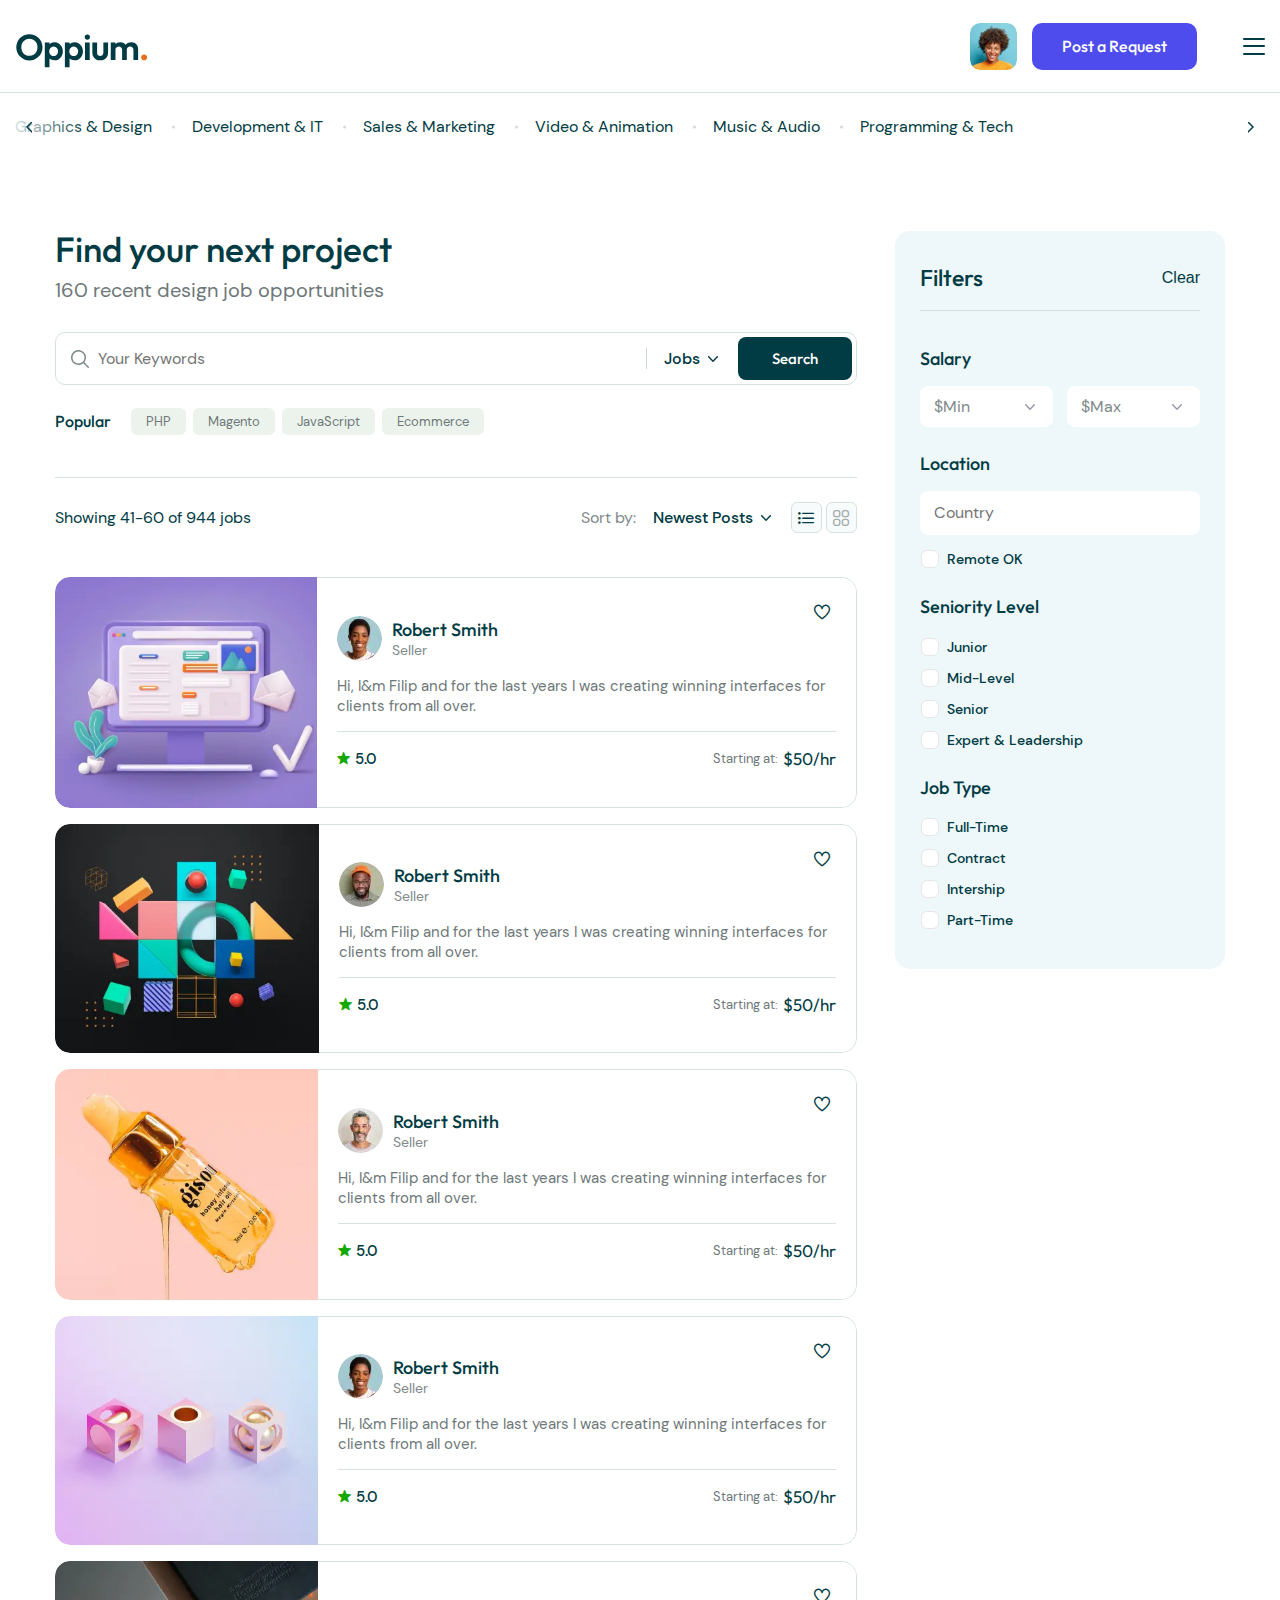
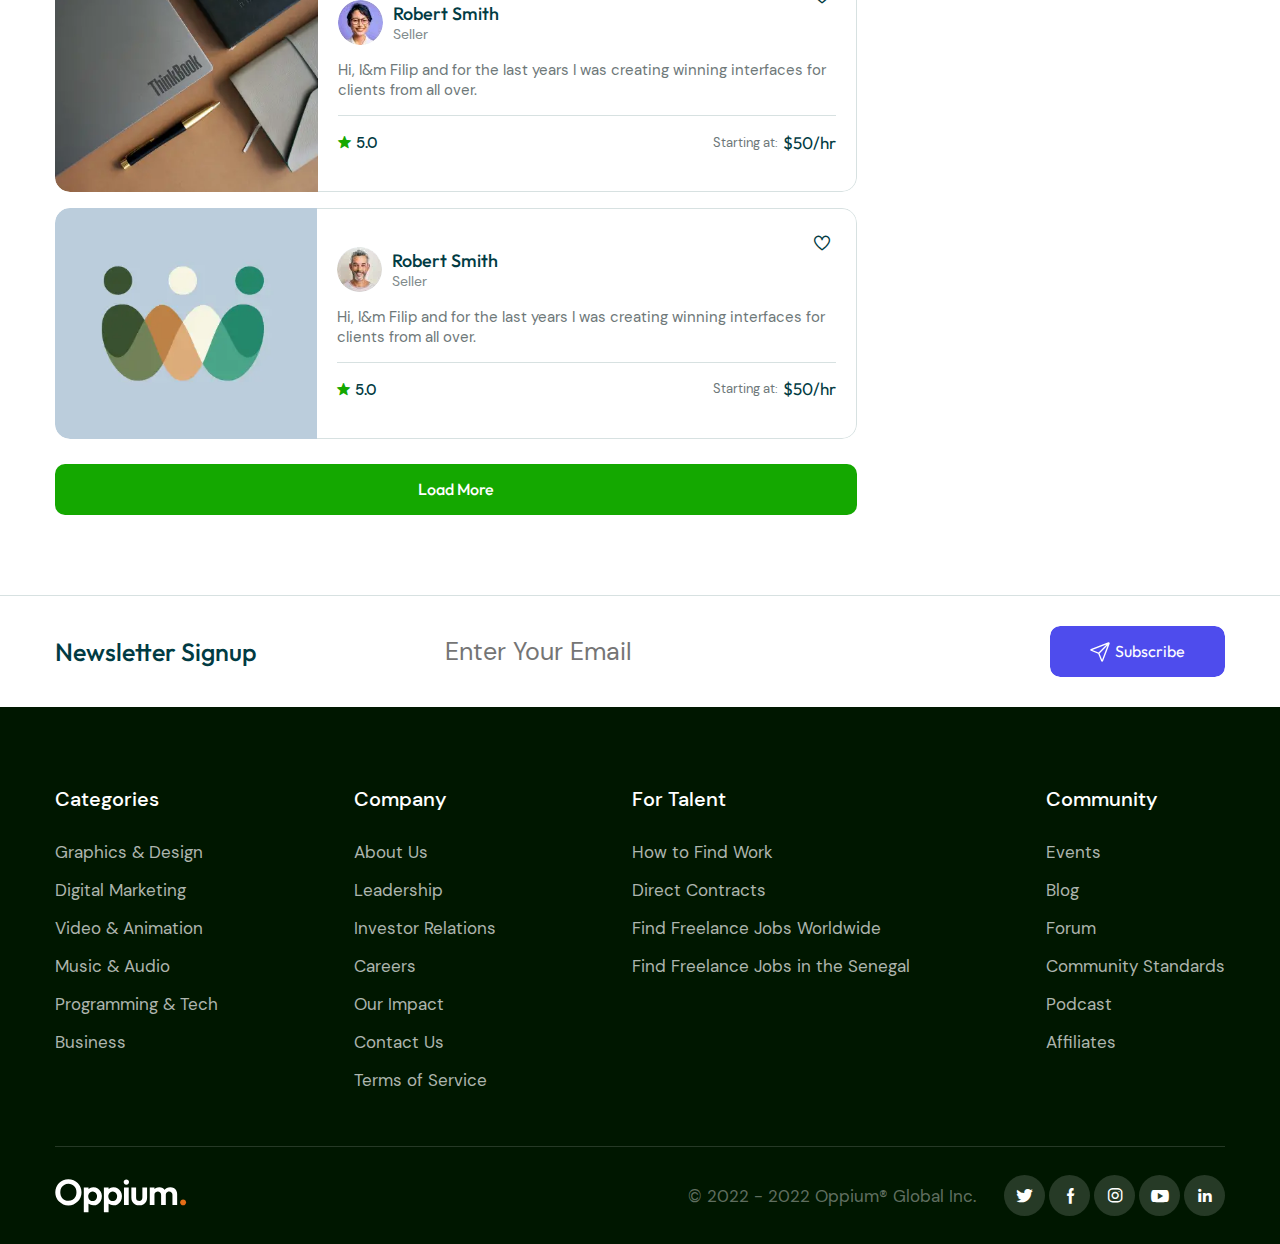
<file: propositions.html>
<!DOCTYPE html>
<html lang="en">

<head>
	<meta charset="UTF-8">
	<meta name="viewport" content="width=device-width, initial-scale=1.0, maximum-scale=1">
	<link rel="shortcut icon" href="#" type="image/x-icon">
	<meta http-equiv="X-UA-Compatible" content="ie=edge">
	<meta name="description" content="#">
	<title>Oppium - Propositions</title>
	<link rel="stylesheet" href="css/jQuery-ui.css">
<link rel="stylesheet" href="css/fancy.css">
<link rel="stylesheet" href="css/swiper.css">
<link rel="stylesheet" href="css/kalendae.css">
<link rel="stylesheet" href="css/plyr.css">
<link rel="stylesheet" href="css/icons-font.css">
<link rel="stylesheet" href="css/timepicker.css">
<link rel="stylesheet" href="css/simditor.css">
<link rel="stylesheet" href="css/style.css">
<link rel="stylesheet" href="css/responsive.css">
</head>

<body id="body">
	<div class="wrapper">
		<!-- Header -->
		<header class="header">
	<div class="container container--wide">
		<div class="header__inner df">
			<a class="header__logo" href="index.html">
				<img src="./img/logo-dark.svg" alt="Oppium">
			</a>
			<div class="header__inner-m">
				<nav class="header__nav">
					<ul class="df">
						<li><a href="#">Find Work</a></li>
						<li><a href="#">Hire Desigeners</a></li>
						<li><a href="#">Find Propositions</a></li>
					</ul>
				</nav>
				<div class="header__search global-search">
	<form class="df" action="#">
		<input type="text" placeholder="Search">
		<select class="custom-select">
			<option value="Jobs">Jobs</option>
			<option value="Option 1">Option 1</option>
			<option value="Option 2">Option 2</option>
			<option value="Option 3">Option 3</option>
			<option value="Option 4">Option 4</option>
		</select>
		<input type="submit" value="">
	</form>
</div>
				<div class="header__actions df">
					<a href="#">
						<i class="i-notification"></i>
					</a>
					<a href="#">
						<i class="i-envelope"></i>
					</a>
					<a href="#">
						<i class="i-heart"></i>
					</a>
				</div>
			</div>
			<div class="header__userbox">
				<!-- <div class="header__sign">
					<a class="modal-btn" href="#" data-id="sign-in">Sign In</a>
				</div>
				<div class="header__join">
					<a class="modal-btn" href="#" data-id="sign-up">
						Join
					</a>
				</div> -->
				<div class="header__user">
					<a class="header__user-btn popup-button" href="#">
						<img src="./img/users/user.webp" alt="User">
					</a>
					<div class="popup-global popup-triangle">
						<ul class="header__user-menu">
							<li>
								<a href="#">
									<i class="i-profile"></i>
									<span>Profile</span>
								</a>
							</li>
							<li> <a href="#">
									<i class="i-dashboard"></i>
									<span>Dashboard</span>
								</a></li>
							<li> <a href="#">
									<i class="i-settings"></i>
									<span>Settings</span>
								</a></li>
							<li> <a href="#">
									<i class="i-logout"></i>
									<span>Logout</span>
								</a></li>
						</ul>
					</div>
				</div>
				<div class="header__request header__request--purple">
					<a href="#">
						Post a Request
					</a>
				</div>
			</div>
			<!-- Card burger -->
<div class="burger">
	<div class="burger__toggle">
		<div class="burger__main">
			<span></span>
			<span></span>
			<span></span>
		</div>
		<div class="burger__cross">
			<span></span>
			<span></span>
		</div>
	</div>
</div><!-- Card burger -->
		</div>
	</div>
</header>

		<!-- Categories -->
		<div class="categories-wrap">
	<div class="categories">
		<div class="categories-wrap__arrow categories-wrap__arrow--left"></div>
		<div class="categories-wrap__arrow categories-wrap__arrow--right"></div>
		<div class="container container--wide">
			<ul>
				<li>
					<a href="#">Graphics &amp; Design </a>
				</li>
				<li>
					<a href="#">Development &amp; IT</a>
				</li>
				<li>
					<a href="#">Sales &amp; Marketing</a>
				</li>
				<li>
					<a href="#">Video &amp; Animation</a>
				</li>
				<li>
					<a href="#">Music &amp; Audio</a>
				</li>
				<li>
					<a href="#">Programming &amp; Tech</a>
				</li>
			</ul>
		</div>
	</div>
</div>

		<!-- Main -->
		<main class="main">

			<div class="container">
				<div class="propositions columns g-padding">
					<div class="columns__left">
						<div class="columns__title">
							<h2 class="g-title g-title--h2">
								Find your next project
							</h2>
						</div>
						<p class="columns__description">
							160 recent design job opportunities
						</p>
						<div class="global-search">
							<form class="df" action="#">
								<input type="text" placeholder="Your Keywords">
								<select class="custom-select">
									<option value="Jobs">Jobs</option>
									<option value="Option 1">Option 1</option>
									<option value="Option 2">Option 2</option>
									<option value="Option 3">Option 3</option>
									<option value="Option 4">Option 4</option>
								</select>
								<input type="submit" value="Search">
							</form>
							<div class="columns__filters">Filters</div>
						</div>
						<div class="columns__tags">
							<h3 class="g-title">Popular</h3>
							<div class="tags">
								<a href="#">PHP</a>
								<a href="#">Magento</a>
								<a href="#">JavaScript</a>
								<a href="#">Ecommerce</a>
							</div>
						</div>
						<div class="columns__main">
							<div class="columns__main-top">
								<p class="columns__showing">
									Showing <span>41-60</span> of <span>944</span> jobs
								</p>
								<div class="columns__main-sort">
									<span>Sort by:</span>
									<select class="custom-select">
										<option value="Newest Posts">Newest Posts</option>
										<option value="Option">Option 1</option>
										<option value="Option">Option 2</option>
										<option value="Option">Option 2</option>
									</select>
									<div class="columns__buttons">
										<i class="columns__button-list i-view-list is-active"></i>
										<i class="columns__button-grid i-view-grid"></i>
									</div>
								</div>
							</div>
							<div class="columns__inner columns__inner--list">
								<div class="g-prop">
									<div class="save">
										<i class="i-heart"></i>
									</div>
									<div class="g-prop__img">
										<img src="./img/propopsitions/6.webp" alt="Prop">
									</div>
									<div class="g-prop__inner">
										<div class="g-prop__user">
											<div class="g-user">
												<div class="g-user__avatar">
													<img src="./img/users/3.webp" alt="User">
												</div>
												<div class="g-user__cont">
													<span class="g-user__name">Robert Smith</span>
													<span class="g-user__info">Seller</span>
												</div>
											</div>
										</div>
										<p class="g-prop__text">
											Hi, I&amp;m Filip and for the last years I was creating winning
											interfaces for clients from all over.
										</p>
										<div class="g-prop__info">
											<div class="rating">
												<i class="i-star"></i>
												<span>5.0</span>
											</div>
											<div class="g-prop__price">
												<span>Starting at:</span>
												<span>$50/hr</span>
											</div>
										</div>
									</div>
								</div>
								<div class="g-prop">
									<div class="save">
										<i class="i-heart"></i>
									</div>
									<div class="g-prop__img">
										<img src="./img/propopsitions/1.webp" alt="Prop">
									</div>
									<div class="g-prop__inner">
										<div class="g-prop__user">
											<div class="g-user">
												<div class="g-user__avatar">
													<img src="./img/users/1.webp" alt="User">
												</div>
												<div class="g-user__cont">
													<span class="g-user__name">Robert Smith</span>
													<span class="g-user__info">Seller</span>
												</div>
											</div>
										</div>
										<p class="g-prop__text">
											Hi, I&amp;m Filip and for the last years I was creating winning
											interfaces for clients from all over.
										</p>
										<div class="g-prop__info">
											<div class="rating">
												<i class="i-star"></i>
												<span>5.0</span>
											</div>
											<div class="g-prop__price">
												<span>Starting at:</span>
												<span>$50/hr</span>
											</div>
										</div>
									</div>
								</div>
								<div class="g-prop">
									<div class="save">
										<i class="i-heart"></i>
									</div>
									<div class="g-prop__img">
										<img src="./img/propopsitions/2.webp" alt="Prop">
									</div>
									<div class="g-prop__inner">
										<div class="g-prop__user">
											<div class="g-user">
												<div class="g-user__avatar">
													<img src="./img/users/2.webp" alt="User">
												</div>
												<div class="g-user__cont">
													<span class="g-user__name">Robert Smith</span>
													<span class="g-user__info">Seller</span>
												</div>
											</div>
										</div>
										<p class="g-prop__text">
											Hi, I&amp;m Filip and for the last years I was creating winning
											interfaces for clients from all over.
										</p>
										<div class="g-prop__info">
											<div class="rating">
												<i class="i-star"></i>
												<span>5.0</span>
											</div>
											<div class="g-prop__price">
												<span>Starting at:</span>
												<span>$50/hr</span>
											</div>
										</div>
									</div>
								</div>
								<div class="g-prop">
									<div class="save">
										<i class="i-heart"></i>
									</div>
									<div class="g-prop__img">
										<img src="./img/propopsitions/3.webp" alt="Prop">
									</div>
									<div class="g-prop__inner">
										<div class="g-prop__user">
											<div class="g-user">
												<div class="g-user__avatar">
													<img src="./img/users/3.webp" alt="User">
												</div>
												<div class="g-user__cont">
													<span class="g-user__name">Robert Smith</span>
													<span class="g-user__info">Seller</span>
												</div>
											</div>
										</div>
										<p class="g-prop__text">
											Hi, I&amp;m Filip and for the last years I was creating winning
											interfaces for clients from all over.
										</p>
										<div class="g-prop__info">
											<div class="rating">
												<i class="i-star"></i>
												<span>5.0</span>
											</div>
											<div class="g-prop__price">
												<span>Starting at:</span>
												<span>$50/hr</span>
											</div>
										</div>
									</div>
								</div>
								<div class="g-prop">
									<div class="save">
										<i class="i-heart"></i>
									</div>
									<div class="g-prop__img">
										<img src="./img/propopsitions/4.webp" alt="Prop">
									</div>
									<div class="g-prop__inner">
										<div class="g-prop__user">
											<div class="g-user">
												<div class="g-user__avatar">
													<img src="./img/users/4.webp" alt="User">
												</div>
												<div class="g-user__cont">
													<span class="g-user__name">Robert Smith</span>
													<span class="g-user__info">Seller</span>
												</div>
											</div>
										</div>
										<p class="g-prop__text">
											Hi, I&amp;m Filip and for the last years I was creating winning
											interfaces for clients from all over.
										</p>
										<div class="g-prop__info">
											<div class="rating">
												<i class="i-star"></i>
												<span>5.0</span>
											</div>
											<div class="g-prop__price">
												<span>Starting at:</span>
												<span>$50/hr</span>
											</div>
										</div>
									</div>
								</div>
								<div class="g-prop">
									<div class="save">
										<i class="i-heart"></i>
									</div>
									<div class="g-prop__img">
										<img src="./img/propopsitions/5.webp" alt="Prop">
									</div>
									<div class="g-prop__inner">
										<div class="g-prop__user">
											<div class="g-user">
												<div class="g-user__avatar">
													<img src="./img/users/2.webp" alt="User">
												</div>
												<div class="g-user__cont">
													<span class="g-user__name">Robert Smith</span>
													<span class="g-user__info">Seller</span>
												</div>
											</div>
										</div>
										<p class="g-prop__text">
											Hi, I&amp;m Filip and for the last years I was creating winning
											interfaces for clients from all over.
										</p>
										<div class="g-prop__info">
											<div class="rating">
												<i class="i-star"></i>
												<span>5.0</span>
											</div>
											<div class="g-prop__price">
												<span>Starting at:</span>
												<span>$50/hr</span>
											</div>
										</div>
									</div>
								</div>
							</div>
							<button class="load-more">Load More</button>
						</div>
					</div>
					<div class="columns__right">
						<form class="filters">
	<div class="filters__top">
		<h3 class="g-title">Filters</h3>
		<button type="button">
			Clear
		</button>
	</div>
	<div class="filters__box">
		<h4 class="g-title">
			Salary
		</h4>
		<div class="filters__box-salary">
			<select class="custom-select">
				<option value="1">$Min</option>
				<option value="2">$10</option>
				<option value="3">$100</option>
				<option value="4">$1000</option>
				<option value="5">$10000</option>
				<option value="6">$100000</option>
			</select>
			<select class="custom-select">
				<option value="1">$Max</option>
				<option value="2">$10</option>
				<option value="3">$100</option>
				<option value="4">$1000</option>
				<option value="5">$10000</option>
				<option value="6">$100000</option>
			</select>
		</div>
	</div>
	<div class="filters__box">
		<h4 class="g-title">
			Location
		</h4>
		<div class="filters__box-location">
			<input type="text" placeholder="Country">
			<label class="check-input">
				<input class="check-input__check" type="checkbox">
				<span class="check-input__style"></span>
				Remote OK
			</label>
		</div>
	</div>
	<div class="filters__box">
		<h4 class="g-title">
			Seniority Level
		</h4>
		<div class="filters__box-level">
			<label class="check-input">
				<input class="check-input__check" type="checkbox">
				<span class="check-input__style"></span>
				Junior
			</label>
			<label class="check-input">
				<input class="check-input__check" type="checkbox">
				<span class="check-input__style"></span>
				Mid-Level
			</label>
			<label class="check-input">
				<input class="check-input__check" type="checkbox">
				<span class="check-input__style"></span>
				Senior
			</label>
			<label class="check-input">
				<input class="check-input__check" type="checkbox">
				<span class="check-input__style"></span>
				Expert &amp; Leadership
			</label>
		</div>
	</div>
	<div class="filters__box">
		<h4 class="g-title">
			Job Type
		</h4>
		<div class="filters__box-level">
			<label class="check-input">
				<input class="check-input__check" type="checkbox">
				<span class="check-input__style"></span>
				Full-Time
			</label>
			<label class="check-input">
				<input class="check-input__check" type="checkbox">
				<span class="check-input__style"></span>
				Contract
			</label>
			<label class="check-input">
				<input class="check-input__check" type="checkbox">
				<span class="check-input__style"></span>
				Intership
			</label>
			<label class="check-input">
				<input class="check-input__check" type="checkbox">
				<span class="check-input__style"></span>
				Part-Time
			</label>
		</div>
	</div>
</form>
					</div>
				</div>
			</div>

		</main>

		<!--	Newsletter-->
		<div class="newsletter">
	<div class="container">
		<div class="newsletter__inner">
			<h4 class="g-title">
				Newsletter Signup
			</h4>
			<form action="#">
				<input type="email" placeholder="Enter Your Email" required>
				<input type="submit" value="Subscribe">
			</form>
		</div>
	</div>
</div>

		<!--	Footer-->
		<footer class="footer">
	<div class="container">
		<div class="footer__inner">
			<div class="footer__top">
				<div class="footer__item">
					<h5 class="footer__item-title">Categories</h5>
					<ul class="footer__item-list">
						<li>
							<a href="#">Graphics &amp; Design</a>
						</li>
						<li>
							<a href="#">Digital Marketing</a>
						</li>
						<li>
							<a href="#">Video &amp; Animation</a>
						</li>
						<li>
							<a href="#">Music &amp; Audio</a>
						</li>
						<li>
							<a href="#">Programming &amp; Tech</a>
						</li>
						<li>
							<a href="#">Business</a>
						</li>
					</ul>
				</div>
				<div class="footer__item">
					<h5 class="footer__item-title">Company</h5>
					<ul class="footer__item-list">
						<li>
							<a href="#">About Us</a>
						</li>
						<li>
							<a href="#">Leadership</a>
						</li>
						<li>
							<a href="#">Investor Relations</a>
						</li>
						<li>
							<a href="#">Careers</a>
						</li>
						<li>
							<a href="#">Our Impact</a>
						</li>
						<li>
							<a href="#">Contact Us</a>
						</li>
						<li>
							<a href="#">Terms of Service</a>
						</li>
					</ul>
				</div>
				<div class="footer__item">
					<h5 class="footer__item-title">For Talent</h5>
					<ul class="footer__item-list">
						<li>
							<a href="#">How to Find Work</a>
						</li>
						<li>
							<a href="#">Direct Contracts</a>
						</li>
						<li>
							<a href="#">Find Freelance Jobs Worldwide</a>
						</li>
						<li>
							<a href="#">Find Freelance Jobs in the Senegal</a>
						</li>
					</ul>
				</div>
				<div class="footer__item">
					<h5 class="footer__item-title">Community</h5>
					<ul class="footer__item-list">
						<li>
							<a href="#">Events</a>
						</li>
						<li>
							<a href="#">Blog</a>
						</li>
						<li>
							<a href="#">Forum</a>
						</li>
						<li>
							<a href="#">Community Standards</a>
						</li>
						<li>
							<a href="#">Podcast</a>
						</li>
						<li>
							<a href="#">Affiliates</a>
						</li>
					</ul>
				</div>
			</div>
			<div class="footer__bottom">
				<a href="index.html">
					<img src="./img/logo-light.svg" alt="Oppium">
				</a>
				<p class="footer__rights">
					&copy; 2022 - 2022 Oppium&reg; Global Inc.
				</p>
				<div class="footer__socials">
					<a href="#"> <i class="i-s-twitter"></i></a>
					<a href="#"><i class="i-s-facebook"></i></a>
					<a href="#"><i class="i-s-instagram"></i></a>
					<a href="#"><i class="i-s-youtube"></i></a>
					<a href="#"><i class="i-s-linkedin"></i></a>
				</div>
			</div>
		</div>
	</div>
</footer>

		<!-- Overlay -->
		<div class="overlay"></div>

		<!-- Modal  sign-in-->
<div class="modal" data-id="#sign-in">
	<h2 class="modal__title g-title g-title--h2">
		Sign In To Oppium
	</h2>
	<form action="#">
		<input class="modal__email text-input input-global" type="email" placeholder="Email Address" required="">
		<span class="password-input__wrap">
			<input class="modal__password password-input input-global" type="password" placeholder="Password"
				required="">
			<span class="password-input__show-btn is-hidden">
				<i class="password-input__show-icon i-visible"></i>
				<i class="password-input__show-icon i-not-visible is-hidden"></i>
			</span>
		</span>
		<div class="modal__remember">
			<label class="check-input">
				<input class="check-input__check" type="checkbox">
				<span class="check-input__style"></span>
				Remember Me
			</label>
			<a href="#">Forgot your password?</a>
		</div>
		<input class="modal__btn form__button" type="submit" value="Sign In">
	</form>
	<span class="modal__or">or continue with</span>
	<div class="modal__social">
		<a href="#"></a>
		<a href="#"></a>
		<a href="#"></a>
	</div>
	<div class="modal__bottom">
		<a class="modal-btn" href="#" data-id="sign-up">Not a member yet? <span>Join now</span></a>
	</div>
</div>
		<!-- Modal  sign-up-->
<div class="modal" data-id="#sign-up">
	<h2 class="modal__title g-title g-title--h2">
		Sign Up To Oppium
	</h2>
	<form action="#">
		<input class="modal__email text-input input-global" type="email" placeholder="Email Address" required="">
		<span class="password-input__wrap">
			<input class="modal__password password-input input-global" type="password" placeholder="Password"
				required="">
			<span class="password-input__show-btn is-hidden">
				<i class="password-input__show-icon i-visible"></i>
				<i class="password-input__show-icon i-not-visible is-hidden"></i>
			</span>
		</span>
		<span class="password-input__wrap">
			<input class="modal__password password-input input-global" type="password" placeholder="Confirm Password"
				required="">
			<span class="password-input__show-btn is-hidden">
				<i class="password-input__show-icon i-visible"></i>
				<i class="password-input__show-icon i-not-visible is-hidden"></i>
			</span>
		</span>
		<input class="modal__btn form__button" type="submit" value="Sign Up">
	</form>
	<span class="modal__or">or continue with</span>
	<div class="modal__social">
		<a href="#"></a>
		<a href="#"></a>
		<a href="#"></a>
	</div>
	<div class="modal__bottom">
		<a class="modal-btn" href="#" data-id="sign-in">Already a member? <span>Sign In</span></a>
	</div>
</div>
	</div>
	<script src="js/jquery-3.6.0.min.js"></script>
<script src="js/jquery.ui.touch-punch.min.js"></script>
<script src="js/jQuery-ui.js"></script>
<script src="js/fancy.js"></script>
<script src="js/kalendae.standalone.js"></script>
<script src="js/plyr.js"></script>
<script src="js/swiper.js"></script>
<script src="js/timepicker.js"></script>

<script src="js/module.js"></script>
<script src="js/hotkeys.js"></script>
<script src="js/uploader.js"></script>
<script src="js/simditor.js"></script>

<script src="js/main.js"></script>
</body>

</html>
</file>
<file: css/fancy.css>
.not-selectable{-moz-user-select:none;-webkit-user-select:none;-ms-user-select:none;user-select:none}.carousel{position:relative;box-sizing:border-box}.carousel *,.carousel *:before,.carousel *:after{box-sizing:inherit}.carousel.is-draggable{cursor:move;cursor:grab}.carousel.is-dragging{cursor:move;cursor:grabbing}.carousel__viewport{position:relative;overflow:hidden;max-width:100%;max-height:100%}.carousel__track{display:flex}.carousel__slide{flex:0 0 auto;width:var(--carousel-slide-width, 60%);max-width:100%;padding:1rem;position:relative;overflow-x:hidden;overflow-y:auto;overscroll-behavior:contain;-webkit-overflow-scrolling:touch;touch-action:pan-y}.has-dots{margin-bottom:calc(0.5rem + 22px)}.carousel__dots{margin:0 auto;padding:0;position:absolute;top:calc(100% + 0.5rem);left:0;right:0;display:flex;justify-content:center;list-style:none;user-select:none}.carousel__dots .carousel__dot{margin:0;padding:0;display:block;position:relative;width:22px;height:22px;cursor:pointer}.carousel__dots .carousel__dot:after{content:"";width:8px;height:8px;border-radius:50%;position:absolute;top:50%;left:50%;transform:translate(-50%, -50%);background-color:currentColor;opacity:.25;transition:opacity .15s ease-in-out}.carousel__dots .carousel__dot.is-selected:after{opacity:1}.carousel__button{width:var(--carousel-button-width, 48px);height:var(--carousel-button-height, 48px);padding:0;border:0;display:flex;justify-content:center;align-items:center;pointer-events:all;cursor:pointer;color:var(--carousel-button-color, currentColor);background:var(--carousel-button-bg, transparent);border-radius:var(--carousel-button-border-radius, 50%);box-shadow:var(--carousel-button-shadow, none);transition:opacity .15s ease}.carousel__button.is-prev,.carousel__button.is-next{position:absolute;top:50%;transform:translateY(-50%)}.carousel__button.is-prev{left:10px}.carousel__button.is-next{right:10px}.carousel__button[disabled]{cursor:default;opacity:.3}.carousel__button svg{width:var(--carousel-button-svg-width, 50%);height:var(--carousel-button-svg-height, 50%);fill:none;stroke:currentColor;stroke-width:var(--carousel-button-svg-stroke-width, 1.5);stroke-linejoin:bevel;stroke-linecap:round;filter:var(--carousel-button-svg-filter, none);pointer-events:none}body.compensate-for-scrollbar{overflow:hidden !important;touch-action:none}.fancybox__container{position:fixed;top:0;left:0;bottom:0;right:0;direction:ltr;margin:0;padding:env(safe-area-inset-top, 0px) env(safe-area-inset-right, 0px) env(safe-area-inset-bottom, 0px) env(safe-area-inset-left, 0px);box-sizing:border-box;display:flex;flex-direction:column;color:var(--fancybox-color, #fff);-webkit-tap-highlight-color:transparent;overflow:hidden;z-index:1050;outline:none;transform-origin:top left;--carousel-button-width: 48px;--carousel-button-height: 48px;--carousel-button-svg-width: 24px;--carousel-button-svg-height: 24px;--carousel-button-svg-stroke-width: 2.5;--carousel-button-svg-filter: drop-shadow(1px 1px 1px rgba(0, 0, 0, 0.4))}.fancybox__container *,.fancybox__container *::before,.fancybox__container *::after{box-sizing:inherit}.fancybox__container :focus{outline:none}body:not(.is-using-mouse) .fancybox__container :focus{box-shadow:0 0 0 1px #fff,0 0 0 2px var(--fancybox-accent-color, rgba(1, 210, 232, 0.94))}@media all and (min-width: 1024px){.fancybox__container{--carousel-button-width:48px;--carousel-button-height:48px;--carousel-button-svg-width:27px;--carousel-button-svg-height:27px}}.fancybox__backdrop{position:absolute;top:0;right:0;bottom:0;left:0;z-index:-1;background:var(--fancybox-bg, rgba(24, 24, 27, 0.92))}.fancybox__carousel{position:relative;flex:1 1 auto;min-height:0;height:100%;z-index:10}.fancybox__carousel.has-dots{margin-bottom:calc(0.5rem + 22px)}.fancybox__viewport{position:relative;width:100%;height:100%;overflow:visible;cursor:default}.fancybox__track{display:flex;height:100%}.fancybox__slide{flex:0 0 auto;width:100%;max-width:100%;margin:0;padding:48px 8px 8px 8px;position:relative;overscroll-behavior:contain;display:flex;flex-direction:column;outline:0;overflow:auto;-webkit-overflow-scrolling:touch;--carousel-button-width: 36px;--carousel-button-height: 36px;--carousel-button-svg-width: 22px;--carousel-button-svg-height: 22px}.fancybox__slide::before,.fancybox__slide::after{content:"";flex:0 0 0;margin:auto}@media all and (min-width: 1024px){.fancybox__slide{padding:64px 100px}}.fancybox__content{margin:0 env(safe-area-inset-right, 0px) 0 env(safe-area-inset-left, 0px);padding:36px;color:var(--fancybox-content-color, #374151);background:var(--fancybox-content-bg, #fff);position:relative;align-self:center;display:flex;flex-direction:column;z-index:20}.fancybox__content :focus:not(.carousel__button.is-close){outline:thin dotted;box-shadow:none}.fancybox__caption{align-self:center;max-width:100%;margin:0;padding:1rem 0 0 0;line-height:1.375;color:var(--fancybox-color, currentColor);visibility:visible;cursor:auto;flex-shrink:0;overflow-wrap:anywhere}.is-loading .fancybox__caption{visibility:hidden}.fancybox__container>.carousel__dots{top:100%;color:var(--fancybox-color, #fff)}.fancybox__nav .carousel__button{z-index:40}.fancybox__nav .carousel__button.is-next{right:8px}@media all and (min-width: 1024px){.fancybox__nav .carousel__button.is-next{right:40px}}.fancybox__nav .carousel__button.is-prev{left:8px}@media all and (min-width: 1024px){.fancybox__nav .carousel__button.is-prev{left:40px}}.carousel__button.is-close{position:absolute;top:8px;right:8px;top:calc(env(safe-area-inset-top, 0px) + 8px);right:calc(env(safe-area-inset-right, 0px) + 8px);z-index:40}@media all and (min-width: 1024px){.carousel__button.is-close{right:40px}}.fancybox__content>.carousel__button.is-close{position:absolute;top:-40px;right:0;color:var(--fancybox-color, #fff)}.fancybox__no-click,.fancybox__no-click button{pointer-events:none}.fancybox__spinner{position:absolute;top:50%;left:50%;transform:translate(-50%, -50%);width:50px;height:50px;color:var(--fancybox-color, currentColor)}.fancybox__slide .fancybox__spinner{cursor:pointer;z-index:1053}.fancybox__spinner svg{animation:fancybox-rotate 2s linear infinite;transform-origin:center center;position:absolute;top:0;right:0;bottom:0;left:0;margin:auto;width:100%;height:100%}.fancybox__spinner svg circle{fill:none;stroke-width:2.75;stroke-miterlimit:10;stroke-dasharray:1,200;stroke-dashoffset:0;animation:fancybox-dash 1.5s ease-in-out infinite;stroke-linecap:round;stroke:currentColor}@keyframes fancybox-rotate{100%{transform:rotate(360deg)}}@keyframes fancybox-dash{0%{stroke-dasharray:1,200;stroke-dashoffset:0}50%{stroke-dasharray:89,200;stroke-dashoffset:-35px}100%{stroke-dasharray:89,200;stroke-dashoffset:-124px}}.fancybox__backdrop,.fancybox__caption,.fancybox__nav,.carousel__dots,.carousel__button.is-close{opacity:var(--fancybox-opacity, 1)}.fancybox__container.is-animated[aria-hidden=false] .fancybox__backdrop,.fancybox__container.is-animated[aria-hidden=false] .fancybox__caption,.fancybox__container.is-animated[aria-hidden=false] .fancybox__nav,.fancybox__container.is-animated[aria-hidden=false] .carousel__dots,.fancybox__container.is-animated[aria-hidden=false] .carousel__button.is-close{animation:.15s ease backwards fancybox-fadeIn}.fancybox__container.is-animated.is-closing .fancybox__backdrop,.fancybox__container.is-animated.is-closing .fancybox__caption,.fancybox__container.is-animated.is-closing .fancybox__nav,.fancybox__container.is-animated.is-closing .carousel__dots,.fancybox__container.is-animated.is-closing .carousel__button.is-close{animation:.15s ease both fancybox-fadeOut}.fancybox-fadeIn{animation:.15s ease both fancybox-fadeIn}.fancybox-fadeOut{animation:.1s ease both fancybox-fadeOut}.fancybox-zoomInUp{animation:.2s ease both fancybox-zoomInUp}.fancybox-zoomOutDown{animation:.15s ease both fancybox-zoomOutDown}.fancybox-throwOutUp{animation:.15s ease both fancybox-throwOutUp}.fancybox-throwOutDown{animation:.15s ease both fancybox-throwOutDown}@keyframes fancybox-fadeIn{from{opacity:0}to{opacity:1}}@keyframes fancybox-fadeOut{to{opacity:0}}@keyframes fancybox-zoomInUp{from{transform:scale(0.97) translate3d(0, 16px, 0);opacity:0}to{transform:scale(1) translate3d(0, 0, 0);opacity:1}}@keyframes fancybox-zoomOutDown{to{transform:scale(0.97) translate3d(0, 16px, 0);opacity:0}}@keyframes fancybox-throwOutUp{to{transform:translate3d(0, -30%, 0);opacity:0}}@keyframes fancybox-throwOutDown{to{transform:translate3d(0, 30%, 0);opacity:0}}.fancybox__carousel .carousel__slide{scrollbar-width:thin;scrollbar-color:#ccc rgba(255,255,255,.1)}.fancybox__carousel .carousel__slide::-webkit-scrollbar{width:8px;height:8px}.fancybox__carousel .carousel__slide::-webkit-scrollbar-track{background-color:rgba(255,255,255,.1)}.fancybox__carousel .carousel__slide::-webkit-scrollbar-thumb{background-color:#ccc;border-radius:2px;box-shadow:inset 0 0 4px rgba(0,0,0,.2)}.fancybox__carousel.is-draggable .fancybox__slide,.fancybox__carousel.is-draggable .fancybox__slide .fancybox__content{cursor:move;cursor:grab}.fancybox__carousel.is-dragging .fancybox__slide,.fancybox__carousel.is-dragging .fancybox__slide .fancybox__content{cursor:move;cursor:grabbing}.fancybox__carousel .fancybox__slide .fancybox__content{cursor:auto}.fancybox__carousel .fancybox__slide.can-zoom_in .fancybox__content{cursor:zoom-in}.fancybox__carousel .fancybox__slide.can-zoom_out .fancybox__content{cursor:zoom-out}.fancybox__carousel .fancybox__slide.is-draggable .fancybox__content{cursor:move;cursor:grab}.fancybox__carousel .fancybox__slide.is-dragging .fancybox__content{cursor:move;cursor:grabbing}.fancybox__image{transform-origin:0 0;touch-action:none;user-select:none;transition:none}.has-image .fancybox__content{padding:0;background:transparent;min-height:1px}.is-closing .has-image .fancybox__content{overflow:visible}.has-image[data-image-fit=contain]{overflow:visible;touch-action:none}.has-image[data-image-fit=contain] .fancybox__content{flex-direction:row;flex-wrap:wrap}.has-image[data-image-fit=contain] .fancybox__image{max-width:100%;max-height:100%;object-fit:contain}.has-image[data-image-fit=contain-w]{overflow-x:hidden;overflow-y:auto}.has-image[data-image-fit=contain-w] .fancybox__content{min-height:auto}.has-image[data-image-fit=contain-w] .fancybox__image{max-width:100%;height:auto}.has-image[data-image-fit=cover]{overflow:visible;touch-action:none}.has-image[data-image-fit=cover] .fancybox__content{width:100%;height:100%}.has-image[data-image-fit=cover] .fancybox__image{width:100%;height:100%;object-fit:cover}.fancybox__carousel .fancybox__slide.has-iframe .fancybox__content,.fancybox__carousel .fancybox__slide.has-map .fancybox__content,.fancybox__carousel .fancybox__slide.has-pdf .fancybox__content,.fancybox__carousel .fancybox__slide.has-video .fancybox__content,.fancybox__carousel .fancybox__slide.has-html5video .fancybox__content{flex-shrink:1;min-height:1px;overflow:visible}.fancybox__carousel .fancybox__slide.has-iframe .fancybox__content,.fancybox__carousel .fancybox__slide.has-map .fancybox__content,.fancybox__carousel .fancybox__slide.has-pdf .fancybox__content{width:100%;height:80%}.fancybox__carousel .fancybox__slide.has-video .fancybox__content,.fancybox__carousel .fancybox__slide.has-html5video .fancybox__content{width:960px;height:540px;max-width:100%;max-height:100%}.fancybox__carousel .fancybox__slide.has-map .fancybox__content,.fancybox__carousel .fancybox__slide.has-pdf .fancybox__content,.fancybox__carousel .fancybox__slide.has-video .fancybox__content,.fancybox__carousel .fancybox__slide.has-html5video .fancybox__content{padding:0;background:rgba(24,24,27,.9);color:#fff}.fancybox__carousel .fancybox__slide.has-map .fancybox__content{background:#e5e3df}.fancybox__html5video,.fancybox__iframe{border:0;display:block;height:100%;width:100%;background:transparent}.fancybox-placeholder{position:absolute;width:1px;height:1px;padding:0;margin:-1px;overflow:hidden;clip:rect(0, 0, 0, 0);white-space:nowrap;border-width:0}.fancybox__thumbs{flex:0 0 auto;position:relative;padding:0px 3px;opacity:var(--fancybox-opacity, 1)}.fancybox__container.is-animated[aria-hidden=false] .fancybox__thumbs{animation:.15s ease-in backwards fancybox-fadeIn}.fancybox__container.is-animated.is-closing .fancybox__thumbs{opacity:0}.fancybox__thumbs .carousel__slide{flex:0 0 auto;width:var(--fancybox-thumbs-width, 96px);margin:0;padding:8px 3px;box-sizing:content-box;display:flex;align-items:center;justify-content:center;overflow:visible;cursor:pointer}.fancybox__thumbs .carousel__slide .fancybox__thumb::after{content:"";position:absolute;top:0;left:0;right:0;bottom:0;border-width:5px;border-style:solid;border-color:var(--fancybox-accent-color, rgba(1, 210, 232, 0.94));opacity:0;transition:opacity .15s ease;border-radius:var(--fancybox-thumbs-border-radius, 4px)}.fancybox__thumbs .carousel__slide.is-nav-selected .fancybox__thumb::after{opacity:.92}.fancybox__thumbs .carousel__slide>*{pointer-events:none;user-select:none}.fancybox__thumb{position:relative;width:100%;padding-top:calc(100%/(var(--fancybox-thumbs-ratio, 1.5)));background-size:cover;background-position:center center;background-color:rgba(255,255,255,.1);background-repeat:no-repeat;border-radius:var(--fancybox-thumbs-border-radius, 4px)}.fancybox__toolbar{position:absolute;top:0;right:0;left:0;z-index:20;background:linear-gradient(to top, rgba(0, 0, 0, 0) 0%, rgba(0, 0, 0, 0.006) 8.1%, rgba(0, 0, 0, 0.021) 15.5%, rgba(0, 0, 0, 0.046) 22.5%, rgba(0, 0, 0, 0.077) 29%, rgba(0, 0, 0, 0.114) 35.3%, rgba(0, 0, 0, 0.155) 41.2%, rgba(0, 0, 0, 0.198) 47.1%, rgba(0, 0, 0, 0.242) 52.9%, rgba(0, 0, 0, 0.285) 58.8%, rgba(0, 0, 0, 0.326) 64.7%, rgba(0, 0, 0, 0.363) 71%, rgba(0, 0, 0, 0.394) 77.5%, rgba(0, 0, 0, 0.419) 84.5%, rgba(0, 0, 0, 0.434) 91.9%, rgba(0, 0, 0, 0.44) 100%);padding:0;touch-action:none;display:flex;justify-content:space-between;--carousel-button-svg-width: 20px;--carousel-button-svg-height: 20px;opacity:var(--fancybox-opacity, 1);text-shadow:var(--fancybox-toolbar-text-shadow, 1px 1px 1px rgba(0, 0, 0, 0.4))}@media all and (min-width: 1024px){.fancybox__toolbar{padding:8px}}.fancybox__container.is-animated[aria-hidden=false] .fancybox__toolbar{animation:.15s ease-in backwards fancybox-fadeIn}.fancybox__container.is-animated.is-closing .fancybox__toolbar{opacity:0}.fancybox__toolbar__items{display:flex}.fancybox__toolbar__items--left{margin-right:auto}.fancybox__toolbar__items--center{position:absolute;left:50%;transform:translateX(-50%)}.fancybox__toolbar__items--right{margin-left:auto}@media(max-width: 640px){.fancybox__toolbar__items--center:not(:last-child){display:none}}.fancybox__counter{min-width:72px;padding:0 10px;line-height:var(--carousel-button-height, 48px);text-align:center;font-size:17px;font-variant-numeric:tabular-nums;-webkit-font-smoothing:subpixel-antialiased}.fancybox__progress{background:var(--fancybox-accent-color, rgba(1, 210, 232, 0.94));height:3px;left:0;position:absolute;right:0;top:0;transform:scaleX(0);transform-origin:0;transition-property:transform;transition-timing-function:linear;z-index:30;user-select:none}.fancybox__container:fullscreen::backdrop{opacity:0}.fancybox__button--fullscreen g:nth-child(2){display:none}.fancybox__container:fullscreen .fancybox__button--fullscreen g:nth-child(1){display:none}.fancybox__container:fullscreen .fancybox__button--fullscreen g:nth-child(2){display:block}.fancybox__button--slideshow g:nth-child(2){display:none}.fancybox__container.has-slideshow .fancybox__button--slideshow g:nth-child(1){display:none}.fancybox__container.has-slideshow .fancybox__button--slideshow g:nth-child(2){display:block}
</file>
<file: css/kalendae.css>
/** Base container **/
.kalendae {
	display: inline-block;zoom:1;*display:inline;
	background:#eee;
	padding:10px;
	margin:5px;
	border-radius:5px;
	font-size:11px;
	font-family:'Helvetica Neue', 'Helvetica';
	cursor:default;
	position:relative;
	-moz-box-sizing: border-box;
	box-sizing: border-box;
}

.kalendae * {
	-moz-box-sizing: border-box;
	box-sizing: border-box;
}

/** Popup Container for Kalendae.Input **/
.kalendae.k-floating {
	position:absolute;
	top:0;
	left:0;
	z-index:100000;
	margin:0;
	box-shadow:0 1px 3px rgba(0,0,0,0.75);
}

/** Kalendae.Input's popup close button **/
.kalendae .k-btn-close {
	position:absolute;
	top:-8px;
	right:-8px;
	width:20px;
	height:20px;
	background:white;
	border:2px solid #ccc;
	color:#999;
	line-height:17px;
	text-align:center;
	font-size:13px;
	border-radius:10px;
	box-shadow:0 1px 3px rgba(0,0,0,0.75);
	cursor:pointer;
	text-decoration:none;
}
.kalendae .k-btn-close:after {content:"\2716";}
.kalendae .k-btn-close:hover {
	color:#7EA0E2;
	background:white;
	border-color:#7EA0E2;
}

/** Month Container **/
.kalendae .k-calendar {display: inline-block;zoom:1;*display:inline;width:155px;vertical-align:top;}

/** Month Separator **/
.kalendae .k-separator {
	display: inline-block;zoom:1;*display:inline;
	width:2px;
	vertical-align:top;
	background:#ddd;
	height:155px;
	margin:0px 10px;
}

/** Month Title Row **/
.kalendae .k-title {text-align:center;white-space:nowrap;position:relative;height:18px;}
.kalendae .k-caption {font-size:12px;line-height:18px;}
.kalendae .k-caption-month,
.kalendae .k-caption-year {display: inline;}
.kalendae .k-caption-month {margin-right: 0.4em;}


/** Month and Year Buttons **/
.kalendae .k-btn-previous-month,
.kalendae .k-btn-next-month,
.kalendae .k-btn-previous-year,
.kalendae .k-btn-next-year {
	width:16px;
	height:23px;
	cursor:pointer;
	position:absolute;
	top:-3px;
	color:#777;
	font-size:32px;
	line-height: 18px;
	font-weight: bold;
	font-family: arial;
	text-decoration:none;
}

.kalendae .k-btn-previous-year {left:0;}
.kalendae .k-btn-previous-month {left:16px;}
.kalendae .k-btn-next-month {right:16px;}
.kalendae .k-btn-next-year {right:0;}

.kalendae .k-btn-previous-month:after {content:"\2039";}
.kalendae .k-btn-next-month:after {content:"\203A";}

.kalendae .k-btn-previous-year:after {content:"\00AB";}
.kalendae .k-btn-next-year:after {content:"\00BB";}

.kalendae .k-btn-previous-month:hover,
.kalendae .k-btn-next-month:hover {color:#7EA0E2;}

.kalendae .k-btn-previous-year:hover,
.kalendae .k-btn-next-year:hover {color:#6FDF81;}

/** Remove extra buttons when calendar shows multiple months **/
.kalendae .k-first-month .k-btn-next-month,
.kalendae .k-middle-month .k-btn-next-month,
.kalendae .k-middle-month .k-btn-previous-month,
.kalendae .k-last-month .k-btn-previous-month,
.kalendae .k-first-month .k-btn-next-year,
.kalendae .k-middle-month .k-btn-next-year,
.kalendae .k-middle-month .k-btn-previous-year,
.kalendae .k-last-month .k-btn-previous-year {display:none;}

/** Disable year nav option **/
.kalendae .k-title.k-disable-year-nav .k-btn-next-year,
.kalendae .k-title.k-disable-year-nav .k-btn-previous-year { display: none; }
.kalendae .k-title.k-disable-year-nav .k-btn-next-month { right: 0; }
.kalendae .k-title.k-disable-year-nav .k-btn-previous-month { left: 0; }

/** Force specific width for month container contents **/
.kalendae .k-title,
.kalendae .k-header,
.kalendae .k-days {
	width:154px;
	display:block;
	overflow:hidden;
}


/** Hide unusable buttons **/
.kalendae.k-disable-next-month-btn .k-btn-next-month,
.kalendae.k-disable-previous-month-btn .k-btn-previous-month,
.kalendae.k-disable-next-year-btn .k-btn-next-year,
.kalendae.k-disable-previous-year-btn .k-btn-previous-year {
	display:none;
}


/** Week columns and day cells **/
.kalendae .k-header span,
.kalendae .k-days span {
	float:left;
	margin:1px 1px 2px 1px;
}

.kalendae .k-header span {
	text-align:center;
	font-weight:bold;
	width:20px;
	padding:1px 0;
	color:#666;
}

.kalendae .k-header.k-active span {
	cursor: pointer;
	border-radius:3px;
}

.kalendae .k-days span {
	text-align:right;
	width:20px;
	height:1.5em;
	line-height:1em;
	padding:2px 3px 2px 2px;
	border:1px solid transparent;
	border-radius:3px;
	color:#999;
}

/** Today **/
.kalendae .k-today {
	text-decoration:underline;
}

/** Days inside of the month view **/
.kalendae .k-days span.k-in-month.k-active {
	border-color:#ddd;
	background-color:#fff;
	color:#333;
}
/** Days outside of the month view (before the first day of the month, after the last day of the month) **/
.kalendae .k-days span.k-out-of-month {color:#ddd;}

/** Selectable  **/
.kalendae .k-days span.k-active {
	cursor:pointer;
}

/** Selected day, when outside the selectable area **/
.kalendae .k-days span.k-selected {
	border-color:#1072A5;
	color:#1072A5;
}

/** Selected day, when inside the selectable area **/
.kalendae .k-days span.k-selected.k-active,
.kalendae .k-header.k-active span.k-selected {
	background:#7EA0E2;
	color:white;
}

/** Days between the start and end points on a range, outside of the selectable area **/
.kalendae .k-days span.k-range {
	background:none;
	border-color:#6DD4FE;
}

/** Days between the start and end points on a range, inside of the selectable area **/
.kalendae .k-days span.k-range.k-in-month {
	background:#C4D4F1;
	border-color:#19AEFE;
	color:#333;
}

/** Selectable day, hovered **/
.kalendae .k-days span.k-active:hover,
.kalendae .k-days span.k-active.k-day-hover-active {
	border-color:#666;
}

/** Selectable week, hovered **/
.kalendae .k-week:hover span.k-active {
	border-color:#666;
}

.clearfix:after { visibility: hidden; display: block; font-size: 0; content: " "; clear: both; height: 0; }

/*-------------------------------------IE8 ONLY CODE BELOW THIS LINE--------------------------------------------*/

.kalendae.ie8.k-floating {
	border:1px solid #ccc;
}

.kalendae.ie8 .k-btn-close {
	width:20px;
	height:20px;
	border:none;
	background:url('close.png') no-repeat top left;
}
.kalendae.ie8 .k-btn-close:after {display:none;}

.kalendae.ie8 .k-btn-previous-month,
.kalendae.ie8 .k-btn-next-month,
.kalendae.ie8 .k-btn-previous-year,
.kalendae.ie8 .k-btn-next-year {width:16px;height:16px;cursor:pointer;background:#777 url('arrows.png') no-repeat center left;position:absolute;top:0;}

.kalendae.ie8 .k-btn-next-month,
.kalendae.ie8 .k-btn-next-year {background-position:center right;}

.kalendae.ie8 .k-btn-previous-month:hover,
.kalendae.ie8 .k-btn-next-month:hover {background-color:#7EA0E2;}

.kalendae.ie8 .k-btn-previous-year,
.kalendae.ie8 .k-btn-next-year {background-color:#333;}

.kalendae.ie8 .k-btn-previous-year:hover,
.kalendae.ie8 .k-btn-next-year:hover {background-color:#6FDF81;}

.kalendae.ie8 .k-btn-previous-month:after,
.kalendae.ie8 .k-btn-next-month:after,
.kalendae.ie8 .k-btn-previous-year:after,
.kalendae.ie8 .k-btn-next-year:after {display:none;}
</file>
<file: css/plyr.css>
@charset "UTF-8";

@keyframes plyr-progress {
  to {
    background-position: 25px 0;
    background-position: var(--plyr-progress-loading-size, 25px) 0
  }
}

@keyframes plyr-popup {
  0% {
    opacity: .5;
    transform: translateY(10px)
  }

  to {
    opacity: 1;
    transform: translateY(0)
  }
}

@keyframes plyr-fade-in {
  0% {
    opacity: 0
  }

  to {
    opacity: 1
  }
}

.plyr {
  -moz-osx-font-smoothing: grayscale;
  -webkit-font-smoothing: antialiased;
  align-items: center;
  direction: ltr;
  display: flex;
  flex-direction: column;
  font-family: inherit;
  font-family: var(--plyr-font-family, inherit);
  font-variant-numeric: tabular-nums;
  font-weight: 400;
  font-weight: var(--plyr-font-weight-regular, 400);
  line-height: 1.7;
  line-height: var(--plyr-line-height, 1.7);
  max-width: 100%;
  min-width: 200px;
  position: relative;
  text-shadow: none;
  transition: box-shadow .3s ease;
  z-index: 0
}

.plyr audio,
.plyr iframe,
.plyr video {
  display: block;
  height: 100%;
  width: 100%
}

.plyr button {
  font: inherit;
  line-height: inherit;
  width: auto
}

.plyr:focus {
  outline: 0
}

.plyr--full-ui {
  box-sizing: border-box
}

.plyr--full-ui *,
.plyr--full-ui :after,
.plyr--full-ui :before {
  box-sizing: inherit
}

.plyr--full-ui a,
.plyr--full-ui button,
.plyr--full-ui input,
.plyr--full-ui label {
  touch-action: manipulation
}

.plyr__badge {
  background: #4a5464;
  background: var(--plyr-badge-background, #4a5464);
  border-radius: 2px;
  border-radius: var(--plyr-badge-border-radius, 2px);
  color: #fff;
  color: var(--plyr-badge-text-color, #fff);
  font-size: 9px;
  font-size: var(--plyr-font-size-badge, 9px);
  line-height: 1;
  padding: 3px 4px
}

.plyr--full-ui ::-webkit-media-text-track-container {
  display: none
}

.plyr__captions {
  animation: plyr-fade-in .3s ease;
  bottom: 0;
  display: none;
  font-size: 13px;
  font-size: var(--plyr-font-size-small, 13px);
  left: 0;
  padding: 10px;
  padding: var(--plyr-control-spacing, 10px);
  position: absolute;
  text-align: center;
  transition: transform .4s ease-in-out;
  width: 100%
}

.plyr__captions span:empty {
  display: none
}

@media(min-width:480px) {
  .plyr__captions {
    font-size: 15px;
    font-size: var(--plyr-font-size-base, 15px);
    padding: 20px;
    padding: calc(var(--plyr-control-spacing, 10px)*2)
  }
}

@media(min-width:768px) {
  .plyr__captions {
    font-size: 18px;
    font-size: var(--plyr-font-size-large, 18px)
  }
}

.plyr--captions-active .plyr__captions {
  display: block
}

.plyr:not(.plyr--hide-controls) .plyr__controls:not(:empty)~.plyr__captions {
  transform: translateY(-40px);
  transform: translateY(calc(var(--plyr-control-spacing, 10px)*-4))
}

.plyr__caption {
  background: rgba(0, 0, 0, .8);
  background: var(--plyr-captions-background, rgba(0, 0, 0, .8));
  border-radius: 2px;
  -webkit-box-decoration-break: clone;
  box-decoration-break: clone;
  color: #fff;
  color: var(--plyr-captions-text-color, #fff);
  line-height: 185%;
  padding: .2em .5em;
  white-space: pre-wrap
}

.plyr__caption div {
  display: inline
}

.plyr__control {
  background: 0 0;
  border: 0;
  border-radius: 3px;
  border-radius: var(--plyr-control-radius, 3px);
  color: inherit;
  cursor: pointer;
  flex-shrink: 0;
  overflow: visible;
  padding: 7px;
  padding: calc(var(--plyr-control-spacing, 10px)*.7);
  position: relative;
  transition: all .3s ease
}

.plyr__control svg {
  fill: currentColor;
  display: block;
  height: 18px;
  height: var(--plyr-control-icon-size, 18px);
  pointer-events: none;
  width: 18px;
  width: var(--plyr-control-icon-size, 18px)
}

.plyr__control:focus {
  outline: 0
}

.plyr__control.plyr__tab-focus {
  outline-color: #00b3ff;
  outline-color: var(--plyr-tab-focus-color, var(--plyr-color-main, var(--plyr-color-main, #00b3ff)));
  outline-offset: 2px;
  outline-style: dotted;
  outline-width: 3px
}

a.plyr__control {
  text-decoration: none
}

.plyr__control.plyr__control--pressed .icon--not-pressed,
.plyr__control.plyr__control--pressed .label--not-pressed,
.plyr__control:not(.plyr__control--pressed) .icon--pressed,
.plyr__control:not(.plyr__control--pressed) .label--pressed,
a.plyr__control:after,
a.plyr__control:before {
  display: none
}

.plyr--full-ui ::-webkit-media-controls {
  display: none
}

.plyr__controls {
  align-items: center;
  display: flex;
  justify-content: flex-end;
  text-align: center
}

.plyr__controls .plyr__progress__container {
  flex: 1;
  min-width: 0
}

.plyr__controls .plyr__controls__item {
  margin-left: 2.5px;
  margin-left: calc(var(--plyr-control-spacing, 10px)/4)
}

.plyr__controls .plyr__controls__item:first-child {
  margin-left: 0;
  margin-right: auto
}

.plyr__controls .plyr__controls__item.plyr__progress__container {
  padding-left: 2.5px;
  padding-left: calc(var(--plyr-control-spacing, 10px)/4)
}

.plyr__controls .plyr__controls__item.plyr__time {
  padding: 0 5px;
  padding: 0 calc(var(--plyr-control-spacing, 10px)/2)
}

.plyr__controls .plyr__controls__item.plyr__progress__container:first-child,
.plyr__controls .plyr__controls__item.plyr__time+.plyr__time,
.plyr__controls .plyr__controls__item.plyr__time:first-child {
  padding-left: 0
}

.plyr [data-plyr=airplay],
.plyr [data-plyr=captions],
.plyr [data-plyr=fullscreen],
.plyr [data-plyr=pip],
.plyr__controls:empty {
  display: none
}

.plyr--airplay-supported [data-plyr=airplay],
.plyr--captions-enabled [data-plyr=captions],
.plyr--fullscreen-enabled [data-plyr=fullscreen],
.plyr--pip-supported [data-plyr=pip] {
  display: inline-block
}

.plyr__menu {
  display: flex;
  position: relative
}

.plyr__menu .plyr__control svg {
  transition: transform .3s ease
}

.plyr__menu .plyr__control[aria-expanded=true] svg {
  transform: rotate(90deg)
}

.plyr__menu .plyr__control[aria-expanded=true] .plyr__tooltip {
  display: none
}

.plyr__menu__container {
  animation: plyr-popup .2s ease;
  background: hsla(0, 0%, 100%, .9);
  background: var(--plyr-menu-background, hsla(0, 0%, 100%, .9));
  border-radius: 4px;
  bottom: 100%;
  box-shadow: 0 1px 2px rgba(0, 0, 0, .15);
  box-shadow: var(--plyr-menu-shadow, 0 1px 2px rgba(0, 0, 0, .15));
  color: #4a5464;
  color: var(--plyr-menu-color, #4a5464);
  font-size: 15px;
  font-size: var(--plyr-font-size-base, 15px);
  margin-bottom: 10px;
  position: absolute;
  right: -3px;
  text-align: left;
  white-space: nowrap;
  z-index: 3
}

.plyr__menu__container>div {
  overflow: hidden;
  transition: height .35s cubic-bezier(.4, 0, .2, 1), width .35s cubic-bezier(.4, 0, .2, 1)
}

.plyr__menu__container:after {
  border: 4px solid transparent;
  border-top: var(--plyr-menu-arrow-size, 4px) solid hsla(0, 0%, 100%, .9);
  border-width: var(--plyr-menu-arrow-size, 4px);
  content: "";
  height: 0;
  position: absolute;
  right: 14px;
  right: calc(var(--plyr-control-icon-size, 18px)/2 + var(--plyr-control-spacing, 10px)*.7 - var(--plyr-menu-arrow-size, 4px)/2);
  top: 100%;
  width: 0
}

.plyr__menu__container [role=menu] {
  padding: 7px;
  padding: calc(var(--plyr-control-spacing, 10px)*.7)
}

.plyr__menu__container [role=menuitem],
.plyr__menu__container [role=menuitemradio] {
  margin-top: 2px
}

.plyr__menu__container [role=menuitem]:first-child,
.plyr__menu__container [role=menuitemradio]:first-child {
  margin-top: 0
}

.plyr__menu__container .plyr__control {
  align-items: center;
  color: #4a5464;
  color: var(--plyr-menu-color, #4a5464);
  display: flex;
  font-size: 13px;
  font-size: var(--plyr-font-size-menu, var(--plyr-font-size-small, 13px));
  padding: 4.66667px 10.5px;
  padding: calc(var(--plyr-control-spacing, 10px)*.7/1.5) calc(var(--plyr-control-spacing, 10px)*.7*1.5);
  -webkit-user-select: none;
  user-select: none;
  width: 100%
}

.plyr__menu__container .plyr__control>span {
  align-items: inherit;
  display: flex;
  width: 100%
}

.plyr__menu__container .plyr__control:after {
  border: 4px solid transparent;
  border: var(--plyr-menu-item-arrow-size, 4px) solid transparent;
  content: "";
  position: absolute;
  top: 50%;
  transform: translateY(-50%)
}

.plyr__menu__container .plyr__control--forward {
  padding-right: 28px;
  padding-right: calc(var(--plyr-control-spacing, 10px)*.7*4)
}

.plyr__menu__container .plyr__control--forward:after {
  border-left-color: #728197;
  border-left-color: var(--plyr-menu-arrow-color, #728197);
  right: 6.5px;
  right: calc(var(--plyr-control-spacing, 10px)*.7*1.5 - var(--plyr-menu-item-arrow-size, 4px))
}

.plyr__menu__container .plyr__control--forward.plyr__tab-focus:after,
.plyr__menu__container .plyr__control--forward:hover:after {
  border-left-color: currentColor
}

.plyr__menu__container .plyr__control--back {
  font-weight: 400;
  font-weight: var(--plyr-font-weight-regular, 400);
  margin: 7px;
  margin: calc(var(--plyr-control-spacing, 10px)*.7);
  margin-bottom: 3.5px;
  margin-bottom: calc(var(--plyr-control-spacing, 10px)*.7/2);
  padding-left: 28px;
  padding-left: calc(var(--plyr-control-spacing, 10px)*.7*4);
  position: relative;
  width: calc(100% - 14px);
  width: calc(100% - var(--plyr-control-spacing, 10px)*.7*2)
}

.plyr__menu__container .plyr__control--back:after {
  border-right-color: #728197;
  border-right-color: var(--plyr-menu-arrow-color, #728197);
  left: 6.5px;
  left: calc(var(--plyr-control-spacing, 10px)*.7*1.5 - var(--plyr-menu-item-arrow-size, 4px))
}

.plyr__menu__container .plyr__control--back:before {
  background: #dcdfe5;
  background: var(--plyr-menu-back-border-color, #dcdfe5);
  box-shadow: 0 1px 0 #fff;
  box-shadow: 0 1px 0 var(--plyr-menu-back-border-shadow-color, #fff);
  content: "";
  height: 1px;
  left: 0;
  margin-top: 3.5px;
  margin-top: calc(var(--plyr-control-spacing, 10px)*.7/2);
  overflow: hidden;
  position: absolute;
  right: 0;
  top: 100%
}

.plyr__menu__container .plyr__control--back.plyr__tab-focus:after,
.plyr__menu__container .plyr__control--back:hover:after {
  border-right-color: currentColor
}

.plyr__menu__container .plyr__control[role=menuitemradio] {
  padding-left: 7px;
  padding-left: calc(var(--plyr-control-spacing, 10px)*.7)
}

.plyr__menu__container .plyr__control[role=menuitemradio]:after,
.plyr__menu__container .plyr__control[role=menuitemradio]:before {
  border-radius: 100%
}

.plyr__menu__container .plyr__control[role=menuitemradio]:before {
  background: rgba(0, 0, 0, .1);
  content: "";
  display: block;
  flex-shrink: 0;
  height: 16px;
  margin-right: 10px;
  margin-right: var(--plyr-control-spacing, 10px);
  transition: all .3s ease;
  width: 16px
}

.plyr__menu__container .plyr__control[role=menuitemradio]:after {
  background: #fff;
  border: 0;
  height: 6px;
  left: 12px;
  opacity: 0;
  top: 50%;
  transform: translateY(-50%) scale(0);
  transition: transform .3s ease, opacity .3s ease;
  width: 6px
}

.plyr__menu__container .plyr__control[role=menuitemradio][aria-checked=true]:before {
  background: #00b3ff;
  background: var(--plyr-control-toggle-checked-background, var(--plyr-color-main, var(--plyr-color-main, #00b3ff)))
}

.plyr__menu__container .plyr__control[role=menuitemradio][aria-checked=true]:after {
  opacity: 1;
  transform: translateY(-50%) scale(1)
}

.plyr__menu__container .plyr__control[role=menuitemradio].plyr__tab-focus:before,
.plyr__menu__container .plyr__control[role=menuitemradio]:hover:before {
  background: rgba(35, 40, 47, .1)
}

.plyr__menu__container .plyr__menu__value {
  align-items: center;
  display: flex;
  margin-left: auto;
  margin-right: calc(-7px - -2);
  margin-right: calc(var(--plyr-control-spacing, 10px)*.7*-1 - -2);
  overflow: hidden;
  padding-left: 24.5px;
  padding-left: calc(var(--plyr-control-spacing, 10px)*.7*3.5);
  pointer-events: none
}

.plyr--full-ui input[type=range] {
  -webkit-appearance: none;
  background: 0 0;
  border: 0;
  border-radius: 26px;
  border-radius: calc(var(--plyr-range-thumb-height, 13px)*2);
  color: #00b3ff;
  color: var(--plyr-range-fill-background, var(--plyr-color-main, var(--plyr-color-main, #00b3ff)));
  display: block;
  height: 19px;
  height: calc(var(--plyr-range-thumb-active-shadow-width, 3px)*2 + var(--plyr-range-thumb-height, 13px));
  margin: 0;
  min-width: 0;
  padding: 0;
  transition: box-shadow .3s ease;
  width: 100%
}

.plyr--full-ui input[type=range]::-webkit-slider-runnable-track {
  background: 0 0;
  background-image: linear-gradient(90deg, currentColor 0, transparent 0);
  background-image: linear-gradient(to right, currentColor var(--value, 0), transparent var(--value, 0));
  border: 0;
  border-radius: 2.5px;
  border-radius: calc(var(--plyr-range-track-height, 5px)/2);
  height: 5px;
  height: var(--plyr-range-track-height, 5px);
  -webkit-transition: box-shadow .3s ease;
  transition: box-shadow .3s ease;
  -webkit-user-select: none;
  user-select: none
}

.plyr--full-ui input[type=range]::-webkit-slider-thumb {
  -webkit-appearance: none;
  background: #fff;
  background: var(--plyr-range-thumb-background, #fff);
  border: 0;
  border-radius: 100%;
  box-shadow: 0 1px 1px rgba(35, 40, 47, .15), 0 0 0 1px rgba(35, 40, 47, .2);
  box-shadow: var(--plyr-range-thumb-shadow, 0 1px 1px rgba(35, 40, 47, .15), 0 0 0 1px rgba(35, 40, 47, .2));
  height: 1px;
  height: var(--plyr-range-thumb-height, 13px);
  margin-top: -4px;
  margin-top: calc(var(--plyr-range-thumb-height, 13px)/2*-1 - var(--plyr-range-track-height, 5px)/2*-1);
  position: relative;
  -webkit-transition: all .2s ease;
  transition: all .2s ease;
  width: 1px;
  width: var(--plyr-range-thumb-height, 13px);
  opacity: 0;
}

.plyr--full-ui input[type=range]::-moz-range-track {
  background: 0 0;
  border: 0;
  border-radius: 2.5px;
  border-radius: calc(var(--plyr-range-track-height, 5px)/2);
  height: 5px;
  height: var(--plyr-range-track-height, 5px);
  -moz-transition: box-shadow .3s ease;
  transition: box-shadow .3s ease;
  user-select: none
}

.plyr--full-ui input[type=range]::-moz-range-thumb {
  background: #fff;
  background: var(--plyr-range-thumb-background, #fff);
  border: 0;
  border-radius: 100%;
  box-shadow: 0 1px 1px rgba(35, 40, 47, .15), 0 0 0 1px rgba(35, 40, 47, .2);
  box-shadow: var(--plyr-range-thumb-shadow, 0 1px 1px rgba(35, 40, 47, .15), 0 0 0 1px rgba(35, 40, 47, .2));
  height: 13px;
  height: var(--plyr-range-thumb-height, 13px);
  position: relative;
  -moz-transition: all .2s ease;
  transition: all .2s ease;
  width: 13px;
  width: var(--plyr-range-thumb-height, 13px)
}

.plyr--full-ui input[type=range]::-moz-range-progress {
  background: currentColor;
  border-radius: 2.5px;
  border-radius: calc(var(--plyr-range-track-height, 5px)/2);
  height: 5px;
  height: var(--plyr-range-track-height, 5px)
}

.plyr--full-ui input[type=range]::-ms-track {
  color: transparent
}

.plyr--full-ui input[type=range]::-ms-fill-upper,
.plyr--full-ui input[type=range]::-ms-track {
  background: 0 0;
  border: 0;
  border-radius: 2.5px;
  border-radius: calc(var(--plyr-range-track-height, 5px)/2);
  height: 5px;
  height: var(--plyr-range-track-height, 5px);
  -ms-transition: box-shadow .3s ease;
  transition: box-shadow .3s ease;
  user-select: none
}

.plyr--full-ui input[type=range]::-ms-fill-lower {
  background: 0 0;
  background: currentColor;
  border: 0;
  border-radius: 2.5px;
  border-radius: calc(var(--plyr-range-track-height, 5px)/2);
  height: 5px;
  height: var(--plyr-range-track-height, 5px);
  -ms-transition: box-shadow .3s ease;
  transition: box-shadow .3s ease;
  user-select: none
}

.plyr--full-ui input[type=range]::-ms-thumb {
  background: #fff;
  background: var(--plyr-range-thumb-background, #fff);
  border: 0;
  border-radius: 100%;
  box-shadow: 0 1px 1px rgba(35, 40, 47, .15), 0 0 0 1px rgba(35, 40, 47, .2);
  box-shadow: var(--plyr-range-thumb-shadow, 0 1px 1px rgba(35, 40, 47, .15), 0 0 0 1px rgba(35, 40, 47, .2));
  height: 13px;
  height: var(--plyr-range-thumb-height, 13px);
  margin-top: 0;
  position: relative;
  -ms-transition: all .2s ease;
  transition: all .2s ease;
  width: 13px;
  width: var(--plyr-range-thumb-height, 13px)
}

.plyr--full-ui input[type=range]::-ms-tooltip {
  display: none
}

.plyr--full-ui input[type=range]:focus {
  outline: 0
}

.plyr--full-ui input[type=range]::-moz-focus-outer {
  border: 0
}

.plyr--full-ui input[type=range].plyr__tab-focus::-webkit-slider-runnable-track {
  outline-color: #00b3ff;
  outline-color: var(--plyr-tab-focus-color, var(--plyr-color-main, var(--plyr-color-main, #00b3ff)));
  outline-offset: 2px;
  outline-style: dotted;
  outline-width: 3px
}

.plyr--full-ui input[type=range].plyr__tab-focus::-moz-range-track {
  outline-color: #00b3ff;
  outline-color: var(--plyr-tab-focus-color, var(--plyr-color-main, var(--plyr-color-main, #00b3ff)));
  outline-offset: 2px;
  outline-style: dotted;
  outline-width: 3px
}

.plyr--full-ui input[type=range].plyr__tab-focus::-ms-track {
  outline-color: #00b3ff;
  outline-color: var(--plyr-tab-focus-color, var(--plyr-color-main, var(--plyr-color-main, #00b3ff)));
  outline-offset: 2px;
  outline-style: dotted;
  outline-width: 3px
}

.plyr__poster {
  background-color: #000;
  background-color: var(--plyr-video-background, var(--plyr-video-background, #000));
  background-position: 50% 50%;
  background-repeat: no-repeat;
  background-size: contain;
  height: 100%;
  left: 0;
  opacity: 0;
  position: absolute;
  top: 0;
  transition: opacity .2s ease;
  width: 100%;
  z-index: 1
}

.plyr--stopped.plyr__poster-enabled .plyr__poster {
  opacity: 1
}

.plyr--youtube.plyr--paused.plyr__poster-enabled:not(.plyr--stopped) .plyr__poster {
  display: none
}

.plyr__time {
  font-size: 13px;
  font-size: var(--plyr-font-size-time, var(--plyr-font-size-small, 13px))
}

.plyr__time+.plyr__time:before {
  content: "⁄";
  margin-right: 10px;
  margin-right: var(--plyr-control-spacing, 10px)
}

@media(max-width:767px) {
  .plyr__time+.plyr__time {
    display: none
  }
}

.plyr__tooltip {
  background: hsla(0, 0%, 100%, .9);
  background: var(--plyr-tooltip-background, hsla(0, 0%, 100%, .9));
  border-radius: 3px;
  border-radius: var(--plyr-tooltip-radius, 3px);
  bottom: 100%;
  box-shadow: 0 1px 2px rgba(0, 0, 0, .15);
  box-shadow: var(--plyr-tooltip-shadow, 0 1px 2px rgba(0, 0, 0, .15));
  color: #4a5464;
  color: var(--plyr-tooltip-color, #4a5464);
  font-size: 13px;
  font-size: var(--plyr-font-size-small, 13px);
  font-weight: 400;
  font-weight: var(--plyr-font-weight-regular, 400);
  left: 50%;
  line-height: 1.3;
  margin-bottom: 10px;
  margin-bottom: calc(var(--plyr-control-spacing, 10px)/2*2);
  opacity: 0;
  padding: 5px 7.5px;
  padding: calc(var(--plyr-control-spacing, 10px)/2) calc(var(--plyr-control-spacing, 10px)/2*1.5);
  pointer-events: none;
  position: absolute;
  transform: translate(-50%, 10px) scale(.8);
  transform-origin: 50% 100%;
  transition: transform .2s ease .1s, opacity .2s ease .1s;
  white-space: nowrap;
  z-index: 2
}

.plyr__tooltip:before {
  border-left: 4px solid transparent;
  border-left: var(--plyr-tooltip-arrow-size, 4px) solid transparent;
  border-right: 4px solid transparent;
  border-right: var(--plyr-tooltip-arrow-size, 4px) solid transparent;
  border-top: 4px solid hsla(0, 0%, 100%, .9);
  border-top: var(--plyr-tooltip-arrow-size, 4px) solid var(--plyr-tooltip-background, hsla(0, 0%, 100%, .9));
  bottom: -4px;
  bottom: calc(var(--plyr-tooltip-arrow-size, 4px)*-1);
  content: "";
  height: 0;
  left: 50%;
  position: absolute;
  transform: translateX(-50%);
  width: 0;
  z-index: 2
}

.plyr .plyr__control.plyr__tab-focus .plyr__tooltip,
.plyr .plyr__control:hover .plyr__tooltip,
.plyr__tooltip--visible {
  opacity: 1;
  transform: translate(-50%) scale(1)
}

.plyr .plyr__control:hover .plyr__tooltip {
  z-index: 3
}

.plyr__controls>.plyr__control:first-child+.plyr__control .plyr__tooltip,
.plyr__controls>.plyr__control:first-child .plyr__tooltip {
  left: 0;
  transform: translateY(10px) scale(.8);
  transform-origin: 0 100%
}

.plyr__controls>.plyr__control:first-child+.plyr__control .plyr__tooltip:before,
.plyr__controls>.plyr__control:first-child .plyr__tooltip:before {
  left: 16px;
  left: calc(var(--plyr-control-icon-size, 18px)/2 + var(--plyr-control-spacing, 10px)*.7)
}

.plyr__controls>.plyr__control:last-child .plyr__tooltip {
  left: auto;
  right: 0;
  transform: translateY(10px) scale(.8);
  transform-origin: 100% 100%
}

.plyr__controls>.plyr__control:last-child .plyr__tooltip:before {
  left: auto;
  right: 16px;
  right: calc(var(--plyr-control-icon-size, 18px)/2 + var(--plyr-control-spacing, 10px)*.7);
  transform: translateX(50%)
}

.plyr__controls>.plyr__control:first-child+.plyr__control.plyr__tab-focus .plyr__tooltip,
.plyr__controls>.plyr__control:first-child+.plyr__control .plyr__tooltip--visible,
.plyr__controls>.plyr__control:first-child+.plyr__control:hover .plyr__tooltip,
.plyr__controls>.plyr__control:first-child.plyr__tab-focus .plyr__tooltip,
.plyr__controls>.plyr__control:first-child .plyr__tooltip--visible,
.plyr__controls>.plyr__control:first-child:hover .plyr__tooltip,
.plyr__controls>.plyr__control:last-child.plyr__tab-focus .plyr__tooltip,
.plyr__controls>.plyr__control:last-child .plyr__tooltip--visible,
.plyr__controls>.plyr__control:last-child:hover .plyr__tooltip {
  transform: translate(0) scale(1)
}

.plyr__progress {
  left: 6.5px;
  left: calc(var(--plyr-range-thumb-height, 13px)*.5);
  margin-right: 13px;
  margin-right: var(--plyr-range-thumb-height, 13px);
  position: relative
}

.plyr__progress__buffer,
.plyr__progress input[type=range] {
  margin-left: -6.5px;
  margin-left: calc(var(--plyr-range-thumb-height, 13px)*-.5);
  margin-right: -6.5px;
  margin-right: calc(var(--plyr-range-thumb-height, 13px)*-.5);
  width: calc(100% + 13px);
  width: calc(100% + var(--plyr-range-thumb-height, 13px))
}

.plyr__progress input[type=range] {
  position: relative;
  z-index: 2
}

.plyr__progress .plyr__tooltip {
  font-size: 13px;
  font-size: var(--plyr-font-size-time, var(--plyr-font-size-small, 13px));
  left: 0
}

.plyr__progress__buffer {
  -webkit-appearance: none;
  background: 0 0;
  border: 0;
  border-radius: 100px;
  height: 5px;
  height: var(--plyr-range-track-height, 5px);
  left: 0;
  margin-top: -2.5px;
  margin-top: calc(var(--plyr-range-track-height, 5px)/2*-1);
  padding: 0;
  position: absolute;
  top: 50%
}

.plyr__progress__buffer::-webkit-progress-bar {
  background: 0 0
}

.plyr__progress__buffer::-webkit-progress-value {
  background: currentColor;
  border-radius: 100px;
  min-width: 5px;
  min-width: var(--plyr-range-track-height, 5px);
  -webkit-transition: width .2s ease;
  transition: width .2s ease
}

.plyr__progress__buffer::-moz-progress-bar {
  background: currentColor;
  border-radius: 100px;
  min-width: 5px;
  min-width: var(--plyr-range-track-height, 5px);
  -moz-transition: width .2s ease;
  transition: width .2s ease
}

.plyr__progress__buffer::-ms-fill {
  border-radius: 100px;
  -ms-transition: width .2s ease;
  transition: width .2s ease
}

.plyr--loading .plyr__progress__buffer {
  animation: plyr-progress 1s linear infinite;
  background-image: linear-gradient(-45deg, rgba(35, 40, 47, .6) 25%, transparent 0, transparent 50%, rgba(35, 40, 47, .6) 0, rgba(35, 40, 47, .6) 75%, transparent 0, transparent);
  background-image: linear-gradient(-45deg, var(--plyr-progress-loading-background, rgba(35, 40, 47, .6)) 25%, transparent 25%, transparent 50%, var(--plyr-progress-loading-background, rgba(35, 40, 47, .6)) 50%, var(--plyr-progress-loading-background, rgba(35, 40, 47, .6)) 75%, transparent 75%, transparent);
  background-repeat: repeat-x;
  background-size: 25px 25px;
  background-size: var(--plyr-progress-loading-size, 25px) var(--plyr-progress-loading-size, 25px);
  color: transparent
}

.plyr--video.plyr--loading .plyr__progress__buffer {
  background-color: hsla(0, 0%, 100%, .25);
  background-color: var(--plyr-video-progress-buffered-background, hsla(0, 0%, 100%, .25))
}

.plyr--audio.plyr--loading .plyr__progress__buffer {
  background-color: rgba(193, 200, 209, .6);
  background-color: var(--plyr-audio-progress-buffered-background, rgba(193, 200, 209, .6))
}

.plyr__volume {
  align-items: center;
  display: flex;
  max-width: 110px;
  min-width: 80px;
  position: relative;
  width: 20%
}

.plyr__volume input[type=range] {
  margin-left: 5px;
  margin-left: calc(var(--plyr-control-spacing, 10px)/2);
  margin-right: 5px;
  margin-right: calc(var(--plyr-control-spacing, 10px)/2);
  position: relative;
  z-index: 2
}

.plyr--is-ios .plyr__volume {
  min-width: 0;
  width: auto
}

.plyr--audio {
  display: block
}

.plyr--audio .plyr__controls {
  background: #fff;
  background: var(--plyr-audio-controls-background, #fff);
  border-radius: inherit;
  color: #4a5464;
  color: var(--plyr-audio-control-color, #4a5464);
  padding: 10px;
  padding: var(--plyr-control-spacing, 10px)
}

.plyr--audio .plyr__control.plyr__tab-focus,
.plyr--audio .plyr__control:hover,
.plyr--audio .plyr__control[aria-expanded=true] {
  background: #00b3ff;
  background: var(--plyr-audio-control-background-hover, var(--plyr-color-main, var(--plyr-color-main, #00b3ff)));
  color: #fff;
  color: var(--plyr-audio-control-color-hover, #fff)
}

.plyr--full-ui.plyr--audio input[type=range]::-webkit-slider-runnable-track {
  background-color: rgba(193, 200, 209, .6);
  background-color: var(--plyr-audio-range-track-background, var(--plyr-audio-progress-buffered-background, rgba(193, 200, 209, .6)))
}

.plyr--full-ui.plyr--audio input[type=range]::-moz-range-track {
  background-color: rgba(193, 200, 209, .6);
  background-color: var(--plyr-audio-range-track-background, var(--plyr-audio-progress-buffered-background, rgba(193, 200, 209, .6)))
}

.plyr--full-ui.plyr--audio input[type=range]::-ms-track {
  background-color: rgba(193, 200, 209, .6);
  background-color: var(--plyr-audio-range-track-background, var(--plyr-audio-progress-buffered-background, rgba(193, 200, 209, .6)))
}

.plyr--full-ui.plyr--audio input[type=range]:active::-webkit-slider-thumb {
  box-shadow: 0 1px 1px rgba(35, 40, 47, .15), 0 0 0 1px rgba(35, 40, 47, .2), 0 0 0 3px rgba(35, 40, 47, .1);
  box-shadow: var(--plyr-range-thumb-shadow, 0 1px 1px rgba(35, 40, 47, .15), 0 0 0 1px rgba(35, 40, 47, .2)), 0 0 0 var(--plyr-range-thumb-active-shadow-width, 3px) var(--plyr-audio-range-thumb-active-shadow-color, rgba(35, 40, 47, .1))
}

.plyr--full-ui.plyr--audio input[type=range]:active::-moz-range-thumb {
  box-shadow: 0 1px 1px rgba(35, 40, 47, .15), 0 0 0 1px rgba(35, 40, 47, .2), 0 0 0 3px rgba(35, 40, 47, .1);
  box-shadow: var(--plyr-range-thumb-shadow, 0 1px 1px rgba(35, 40, 47, .15), 0 0 0 1px rgba(35, 40, 47, .2)), 0 0 0 var(--plyr-range-thumb-active-shadow-width, 3px) var(--plyr-audio-range-thumb-active-shadow-color, rgba(35, 40, 47, .1))
}

.plyr--full-ui.plyr--audio input[type=range]:active::-ms-thumb {
  box-shadow: 0 1px 1px rgba(35, 40, 47, .15), 0 0 0 1px rgba(35, 40, 47, .2), 0 0 0 3px rgba(35, 40, 47, .1);
  box-shadow: var(--plyr-range-thumb-shadow, 0 1px 1px rgba(35, 40, 47, .15), 0 0 0 1px rgba(35, 40, 47, .2)), 0 0 0 var(--plyr-range-thumb-active-shadow-width, 3px) var(--plyr-audio-range-thumb-active-shadow-color, rgba(35, 40, 47, .1))
}

.plyr--audio .plyr__progress__buffer {
  color: rgba(193, 200, 209, .6);
  color: var(--plyr-audio-progress-buffered-background, rgba(193, 200, 209, .6))
}

.plyr--video {
  background: #000;
  background: var(--plyr-video-background, var(--plyr-video-background, #000));
  overflow: hidden
}

.plyr--video.plyr--menu-open {
  overflow: visible
}

.plyr__video-wrapper {
  background: #000;
  background: var(--plyr-video-background, var(--plyr-video-background, #000));
  height: 100%;
  margin: auto;
  overflow: hidden;
  position: relative;
  width: 100%
}

.plyr__video-embed,
.plyr__video-wrapper--fixed-ratio {
  aspect-ratio: 16/9
}

@supports not (aspect-ratio:16/9) {

  .plyr__video-embed,
  .plyr__video-wrapper--fixed-ratio {
    height: 0;
    padding-bottom: 56.25%;
    position: relative
  }
}

.plyr__video-embed iframe,
.plyr__video-wrapper--fixed-ratio video {
  border: 0;
  height: 100%;
  left: 0;
  position: absolute;
  top: 0;
  width: 100%
}

.plyr--full-ui .plyr__video-embed>.plyr__video-embed__container {
  padding-bottom: 240%;
  position: relative;
  transform: translateY(-38.28125%)
}

.plyr--video .plyr__controls {
  background: linear-gradient(transparent, rgba(0, 0, 0, .75));
  background: var(--plyr-video-controls-background, linear-gradient(transparent, rgba(0, 0, 0, .75)));
  border-bottom-left-radius: inherit;
  border-bottom-right-radius: inherit;
  bottom: 0;
  color: #fff;
  color: var(--plyr-video-control-color, #fff);
  left: 0;
  padding: 5px;
  padding: calc(var(--plyr-control-spacing, 10px)/2);
  padding-top: 20px;
  padding-top: calc(var(--plyr-control-spacing, 10px)*2);
  position: absolute;
  right: 0;
  transition: opacity .4s ease-in-out, transform .4s ease-in-out;
  z-index: 3
}

@media(min-width:480px) {
  .plyr--video .plyr__controls {
    padding: 10px;
    padding: var(--plyr-control-spacing, 10px);
    padding-top: 35px;
    padding-top: calc(var(--plyr-control-spacing, 10px)*3.5)
  }
}

.plyr--video.plyr--hide-controls .plyr__controls {
  opacity: 0;
  pointer-events: none;
  transform: translateY(100%)
}

.plyr--video .plyr__control.plyr__tab-focus,
.plyr--video .plyr__control:hover,
.plyr--video .plyr__control[aria-expanded=true] {
  background: #00b3ff;
  background: var(--plyr-video-control-background-hover, var(--plyr-color-main, var(--plyr-color-main, #00b3ff)));
  color: #fff;
  color: var(--plyr-video-control-color-hover, #fff)
}

.plyr__control--overlaid {
  background: #00b3ff;
  background: var(--plyr-video-control-background-hover, var(--plyr-color-main, var(--plyr-color-main, #00b3ff)));
  border: 0;
  border-radius: 100%;
  color: #fff;
  color: var(--plyr-video-control-color, #fff);
  display: none;
  left: 50%;
  opacity: .9;
  padding: 15px;
  padding: calc(var(--plyr-control-spacing, 10px)*1.5);
  position: absolute;
  top: 50%;
  transform: translate(-50%, -50%);
  transition: .3s;
  z-index: 2
}

.plyr__control--overlaid svg {
  left: 2px;
  position: relative
}

.plyr__control--overlaid:focus,
.plyr__control--overlaid:hover {
  opacity: 1
}

.plyr--playing .plyr__control--overlaid {
  opacity: 0;
  visibility: hidden
}

.plyr--full-ui.plyr--video .plyr__control--overlaid {
  display: block
}

.plyr--full-ui.plyr--video input[type=range]::-webkit-slider-runnable-track {
  background-color: hsla(0, 0%, 100%, .25);
  background-color: var(--plyr-video-range-track-background, var(--plyr-video-progress-buffered-background, hsla(0, 0%, 100%, .25)))
}

.plyr--full-ui.plyr--video input[type=range]::-moz-range-track {
  background-color: hsla(0, 0%, 100%, .25);
  background-color: var(--plyr-video-range-track-background, var(--plyr-video-progress-buffered-background, hsla(0, 0%, 100%, .25)))
}

.plyr--full-ui.plyr--video input[type=range]::-ms-track {
  background-color: hsla(0, 0%, 100%, .25);
  background-color: var(--plyr-video-range-track-background, var(--plyr-video-progress-buffered-background, hsla(0, 0%, 100%, .25)))
}

.plyr--full-ui.plyr--video input[type=range]:active::-webkit-slider-thumb {
  box-shadow: 0 1px 1px rgba(35, 40, 47, .15), 0 0 0 1px rgba(35, 40, 47, .2), 0 0 0 3px hsla(0, 0%, 100%, .5);
  box-shadow: var(--plyr-range-thumb-shadow, 0 1px 1px rgba(35, 40, 47, .15), 0 0 0 1px rgba(35, 40, 47, .2)), 0 0 0 var(--plyr-range-thumb-active-shadow-width, 3px) var(--plyr-audio-range-thumb-active-shadow-color, hsla(0, 0%, 100%, .5))
}

.plyr--full-ui.plyr--video input[type=range]:active::-moz-range-thumb {
  box-shadow: 0 1px 1px rgba(35, 40, 47, .15), 0 0 0 1px rgba(35, 40, 47, .2), 0 0 0 3px hsla(0, 0%, 100%, .5);
  box-shadow: var(--plyr-range-thumb-shadow, 0 1px 1px rgba(35, 40, 47, .15), 0 0 0 1px rgba(35, 40, 47, .2)), 0 0 0 var(--plyr-range-thumb-active-shadow-width, 3px) var(--plyr-audio-range-thumb-active-shadow-color, hsla(0, 0%, 100%, .5))
}

.plyr--full-ui.plyr--video input[type=range]:active::-ms-thumb {
  box-shadow: 0 1px 1px rgba(35, 40, 47, .15), 0 0 0 1px rgba(35, 40, 47, .2), 0 0 0 3px hsla(0, 0%, 100%, .5);
  box-shadow: var(--plyr-range-thumb-shadow, 0 1px 1px rgba(35, 40, 47, .15), 0 0 0 1px rgba(35, 40, 47, .2)), 0 0 0 var(--plyr-range-thumb-active-shadow-width, 3px) var(--plyr-audio-range-thumb-active-shadow-color, hsla(0, 0%, 100%, .5))
}

.plyr--video .plyr__progress__buffer {
  color: hsla(0, 0%, 100%, .25);
  color: var(--plyr-video-progress-buffered-background, hsla(0, 0%, 100%, .25))
}

.plyr:fullscreen {
  background: #000;
  border-radius: 0 !important;
  height: 100%;
  margin: 0;
  width: 100%
}

.plyr:fullscreen video {
  height: 100%
}

.plyr:fullscreen .plyr__control .icon--exit-fullscreen {
  display: block
}

.plyr:fullscreen .plyr__control .icon--exit-fullscreen+svg {
  display: none
}

.plyr:fullscreen.plyr--hide-controls {
  cursor: none
}

@media(min-width:1024px) {
  .plyr:-webkit-full-screen .plyr__captions {
    font-size: 21px;
    font-size: var(--plyr-font-size-xlarge, 21px)
  }

  .plyr:fullscreen .plyr__captions {
    font-size: 21px;
    font-size: var(--plyr-font-size-xlarge, 21px)
  }
}

.plyr:-webkit-full-screen {
  background: #000;
  border-radius: 0 !important;
  height: 100%;
  margin: 0;
  width: 100%
}

.plyr:-webkit-full-screen video {
  height: 100%
}

.plyr:-webkit-full-screen .plyr__control .icon--exit-fullscreen {
  display: block
}

.plyr:-webkit-full-screen .plyr__control .icon--exit-fullscreen+svg {
  display: none
}

.plyr:-webkit-full-screen.plyr--hide-controls {
  cursor: none
}

@media(min-width:1024px) {
  .plyr:-webkit-full-screen .plyr__captions {
    font-size: 21px;
    font-size: var(--plyr-font-size-xlarge, 21px)
  }
}

.plyr:-moz-full-screen {
  background: #000;
  border-radius: 0 !important;
  height: 100%;
  margin: 0;
  width: 100%
}

.plyr:-moz-full-screen video {
  height: 100%
}

.plyr:-moz-full-screen .plyr__control .icon--exit-fullscreen {
  display: block
}

.plyr:-moz-full-screen .plyr__control .icon--exit-fullscreen+svg {
  display: none
}

.plyr:-moz-full-screen.plyr--hide-controls {
  cursor: none
}

@media(min-width:1024px) {
  .plyr:-moz-full-screen .plyr__captions {
    font-size: 21px;
    font-size: var(--plyr-font-size-xlarge, 21px)
  }
}

.plyr:-ms-fullscreen {
  background: #000;
  border-radius: 0 !important;
  height: 100%;
  margin: 0;
  width: 100%
}

.plyr:-ms-fullscreen video {
  height: 100%
}

.plyr:-ms-fullscreen .plyr__control .icon--exit-fullscreen {
  display: block
}

.plyr:-ms-fullscreen .plyr__control .icon--exit-fullscreen+svg {
  display: none
}

.plyr:-ms-fullscreen.plyr--hide-controls {
  cursor: none
}

@media(min-width:1024px) {
  .plyr:-ms-fullscreen .plyr__captions {
    font-size: 21px;
    font-size: var(--plyr-font-size-xlarge, 21px)
  }
}

.plyr--fullscreen-fallback {
  background: #000;
  border-radius: 0 !important;
  bottom: 0;
  display: block;
  height: 100%;
  left: 0;
  margin: 0;
  position: fixed;
  right: 0;
  top: 0;
  width: 100%;
  z-index: 10000000
}

.plyr--fullscreen-fallback video {
  height: 100%
}

.plyr--fullscreen-fallback .plyr__control .icon--exit-fullscreen {
  display: block
}

.plyr--fullscreen-fallback .plyr__control .icon--exit-fullscreen+svg {
  display: none
}

.plyr--fullscreen-fallback.plyr--hide-controls {
  cursor: none
}

@media(min-width:1024px) {
  .plyr--fullscreen-fallback .plyr__captions {
    font-size: 21px;
    font-size: var(--plyr-font-size-xlarge, 21px)
  }
}

.plyr__ads {
  border-radius: inherit;
  bottom: 0;
  cursor: pointer;
  left: 0;
  overflow: hidden;
  position: absolute;
  right: 0;
  top: 0;
  z-index: -1
}

.plyr__ads>div,
.plyr__ads>div iframe {
  height: 100%;
  position: absolute;
  width: 100%
}

.plyr__ads:after {
  background: #23282f;
  border-radius: 2px;
  bottom: 10px;
  bottom: var(--plyr-control-spacing, 10px);
  color: #fff;
  content: attr(data-badge-text);
  font-size: 11px;
  padding: 2px 6px;
  pointer-events: none;
  position: absolute;
  right: 10px;
  right: var(--plyr-control-spacing, 10px);
  z-index: 3
}

.plyr__ads:empty:after {
  display: none
}

.plyr__cues {
  background: currentColor;
  display: block;
  height: 5px;
  height: var(--plyr-range-track-height, 5px);
  left: 0;
  margin: -var(--plyr-range-track-height, 5px)/2 0 0;
  opacity: .8;
  position: absolute;
  top: 50%;
  width: 3px;
  z-index: 3
}

.plyr__preview-thumb {
  background-color: hsla(0, 0%, 100%, .9);
  background-color: var(--plyr-tooltip-background, hsla(0, 0%, 100%, .9));
  border-radius: 3px;
  bottom: 100%;
  box-shadow: 0 1px 2px rgba(0, 0, 0, .15);
  box-shadow: var(--plyr-tooltip-shadow, 0 1px 2px rgba(0, 0, 0, .15));
  margin-bottom: 10px;
  margin-bottom: calc(var(--plyr-control-spacing, 10px)/2*2);
  opacity: 0;
  padding: 3px;
  padding: var(--plyr-tooltip-radius, 3px);
  pointer-events: none;
  position: absolute;
  transform: translateY(10px) scale(.8);
  transform-origin: 50% 100%;
  transition: transform .2s ease .1s, opacity .2s ease .1s;
  z-index: 2
}

.plyr__preview-thumb--is-shown {
  opacity: 1;
  transform: translate(0) scale(1)
}

.plyr__preview-thumb:before {
  border-left: 4px solid transparent;
  border-left: var(--plyr-tooltip-arrow-size, 4px) solid transparent;
  border-right: 4px solid transparent;
  border-right: var(--plyr-tooltip-arrow-size, 4px) solid transparent;
  border-top: 4px solid hsla(0, 0%, 100%, .9);
  border-top: var(--plyr-tooltip-arrow-size, 4px) solid var(--plyr-tooltip-background, hsla(0, 0%, 100%, .9));
  bottom: -4px;
  bottom: calc(var(--plyr-tooltip-arrow-size, 4px)*-1);
  content: "";
  height: 0;
  left: 50%;
  position: absolute;
  transform: translateX(-50%);
  width: 0;
  z-index: 2
}

.plyr__preview-thumb__image-container {
  background: #c1c8d1;
  border-radius: 2px;
  border-radius: calc(var(--plyr-tooltip-radius, 3px) - 1px);
  overflow: hidden;
  position: relative;
  z-index: 0
}

.plyr__preview-thumb__image-container img {
  height: 100%;
  left: 0;
  max-height: none;
  max-width: none;
  position: absolute;
  top: 0;
  width: 100%
}

.plyr__preview-thumb__time-container {
  bottom: 6px;
  left: 0;
  position: absolute;
  right: 0;
  white-space: nowrap;
  z-index: 3
}

.plyr__preview-thumb__time-container span {
  background-color: rgba(0, 0, 0, .55);
  border-radius: 2px;
  border-radius: calc(var(--plyr-tooltip-radius, 3px) - 1px);
  color: #fff;
  font-size: 13px;
  font-size: var(--plyr-font-size-time, var(--plyr-font-size-small, 13px));
  padding: 3px 6px
}

.plyr__preview-scrubbing {
  bottom: 0;
  filter: blur(1px);
  height: 100%;
  left: 0;
  margin: auto;
  opacity: 0;
  overflow: hidden;
  pointer-events: none;
  position: absolute;
  right: 0;
  top: 0;
  transition: opacity .3s ease;
  width: 100%;
  z-index: 1
}

.plyr__preview-scrubbing--is-shown {
  opacity: 1
}

.plyr__preview-scrubbing img {
  height: 100%;
  left: 0;
  max-height: none;
  max-width: none;
  -o-object-fit: contain;
  object-fit: contain;
  position: absolute;
  top: 0;
  width: 100%
}

.plyr--no-transition {
  transition: none !important
}

.plyr__sr-only {
  clip: rect(1px, 1px, 1px, 1px);
  border: 0 !important;
  height: 1px !important;
  overflow: hidden;
  padding: 0 !important;
  position: absolute !important;
  width: 1px !important
}

.plyr [hidden] {
  display: none !important
}
</file>
<file: css/icons-font.css>
@font-face {
	font-family: 'oppium';
	src: url('../fonts/icons-font/oppium.eot?vqta6h');
	src: url('../fonts/icons-font/oppium.eot?vqta6h#iefix') format('embedded-opentype'),
		url('../fonts/icons-font/oppium.ttf?vqta6h') format('truetype'),
		url('../fonts/icons-font/oppium.woff?vqta6h') format('woff'),
		url('../fonts/icons-font/oppium.svg?vqta6h#oppium') format('svg');
	font-weight: normal;
	font-style: normal;
	font-display: block;
}

[class^="i-"]::before,
[class*=" i-"]::before {
	/* use !important to prevent issues with browser extensions that change fonts */
	font-family: 'oppium' !important;
	speak: never;
	font-style: normal;
	font-weight: normal;
	font-variant: normal;
	text-transform: none;
	line-height: 1;

	/* Better Font Rendering =========== */
	-webkit-font-smoothing: antialiased;
	-moz-osx-font-smoothing: grayscale;
}

.i-website:before {
	content: "\e900";
}

.i-voice:before {
	content: "\e901";
}

.i-visible:before {
	content: "\e902";
}

.i-view-list:before {
	content: "\e903";
}

.i-view-grid:before {
	content: "\e904";
}

.i-video:before {
	content: "\e905";
}

.i-translation:before {
	content: "\e906";
}

.i-star:before {
	content: "\e907";
}

.i-smile:before {
	content: "\e908";
}

.i-settings:before {
	content: "\e909";
}

.i-send:before {
	content: "\e90a";
}

.i-send-2:before {
	content: "\e90b";
}

.i-select-angle:before {
	content: "\e90c";
}

.i-search:before {
	content: "\e90d";
}

.i-s-whatsapp:before {
	content: "\e90e";
}

.i-s-youtube:before {
	content: "\e90f";
}

.i-s-twitter:before {
	content: "\e910";
}

.i-s-linkedin:before {
	content: "\e911";
}

.i-s-instagram:before {
	content: "\e912";
}

.i-s-facebook:before {
	content: "\e913";
}

.i-profile:before {
	content: "\e914";
}

.i-notification:before {
	content: "\e915";
}

.i-not-visible:before {
	content: "\e916";
}

.i-member:before {
	content: "\e917";
}

.i-marketing:before {
	content: "\e918";
}

.i-marker:before {
	content: "\e919";
}

.i-logout:before {
	content: "\e91a";
}

.i-lock:before {
	content: "\e91b";
}

.i-link:before {
	content: "\e91c";
}

.i-hyperlink:before {
	content: "\e91d";
}

.i-heart:before {
	content: "\e91e";
}

.i-freelancer:before {
	content: "\e91f";
}

.i-file:before {
	content: "\e920";
}

.i-envelope:before {
	content: "\e921";
}

.i-development:before {
	content: "\e922";
}

.i-design:before {
	content: "\e923";
}

.i-dashboard:before {
	content: "\e924";
}

.i-close:before {
	content: "\e925";
}

.i-clock:before {
	content: "\e926";
}

.i-client:before {
	content: "\e927";
}

.i-checked:before {
	content: "\e928";
}

.i-check-icon:before {
	content: "\e929";
}

.i-case:before {
	content: "\e92a";
}

.i-calendar:before {
	content: "\e92b";
}

.i-arrow-right:before {
	content: "\e92c";
}

.i-arrow-right-s:before {
	content: "\e92d";
}

.i-arrow-left:before {
	content: "\e92e";
}

.i-angle-up-icon:before {
	content: "\e92f";
}

.i-angle-right:before {
	content: "\e930";
}

.i-angle-down-icon:before {
	content: "\e931";
}
</file>
<file: css/timepicker.css>
/*!
 * @author waanhappy@163.com
 * timepicker 时间选择器less
 */
.timepicker {
  position: absolute;
  z-index: 1000;
  float: left;
  width: 160px;
  padding-bottom: 5px;
  margin: 2px 0 0 0;
  list-style: none;
  font-size: 14px;
  text-align: center;
  background-color: #fff;
  border: 1px solid #ccc;
  border: 1px solid rgba(0, 0, 0, 0.15);
  border-radius: 4px;
  -webkit-box-shadow: 0 6px 12px rgba(0, 0, 0, 0.175);
  box-shadow: 0 6px 12px rgba(0, 0, 0, 0.175);
  background-clip: padding-box;
}
.timepicker:before,
.timepicker:after {
  content: '';
  border-top: 0;
  display: inline-block;
  position: absolute;
}
.timepicker .icon-up {
  background-image: url([data-uri]);
}
.timepicker .icon-down {
  background-image: url([data-uri]);
}
.timepicker .icon-up,
.timepicker .icon-down {
  display: inline-block;
  width: 55px;
  height: 38px;
  background-position: center center;
  background-repeat: no-repeat;
  background-size: 45%;
  opacity: .4;
  cursor: pointer;
}
.timepicker .icon-up:hover,
.timepicker .icon-down:hover {
  opacity: .7;
}
.timepicker:before {
  top: -7px;
  left: 6px;
  border-left: 7px solid transparent;
  border-right: 7px solid transparent;
  border-bottom: 7px solid rgba(0, 0, 0, 0.15);
  border-bottom-color: rgba(0, 0, 0, 0.2);
}
.timepicker:after {
  top: -6px;
  left: 7px;
  border-left: 6px solid transparent;
  border-right: 6px solid transparent;
  border-bottom: 6px solid #fff;
}
.timepicker .title {
  padding: 10px 0 5px 0;
  color: #888;
  width: 100%;
  cursor: default;
}
.timepicker .cell-2 {
  float: left;
  width: 20%;
  min-height: 14px;
  cursor: default;
}
.timepicker .cell-4 {
  width: 40%;
  float: left;
}
.timepicker .handle,
.timepicker .text {
  position: relative;
}
.timepicker .chose-all {
  position: relative;
  margin: 0 10px 0 10px;
}
.timepicker .chose-all .text {
  font: bold 18px/22px arial, sans-serif;
}
.timepicker a {
  color: #aaa;
  text-decoration: none;
}
.timepicker .text {
  color: #666;
}
.timepicker .text a {
  color: #444;
}
.timepicker .text a:active,
.timepicker .text a:focus,
.timepicker .text a:hover {
  color: #222;
}
.timepicker ul {
  list-style: none;
  padding: 0;
  margin: 0 5px;
}
.timepicker li.cell-2 {
  padding: 3px 0;
  cursor: pointer;
}
.timepicker li.cell-2:hover {
  background: #ccc;
  color: #555;
}
</file>
<file: css/simditor.css>
/*!
* Simditor v2.3.27
* http://simditor.tower.im/
* 2019-08-15
*/
@font-face {
  font-family: 'Simditor';
  src: url([data-uri]) format("woff");
  font-weight: normal;
  font-style: normal;
}
.simditor-icon {
  display: inline-block;
  font: normal normal normal 14px/1 'Simditor';
  font-size: inherit;
  text-rendering: auto;
  -webkit-font-smoothing: antialiased;
  -moz-osx-font-smoothing: grayscale;
  transform: translate(0, 0);
}

.simditor-icon-code:before {
  content: '\f000';
}

.simditor-icon-bold:before {
  content: '\f001';
}

.simditor-icon-italic:before {
  content: '\f002';
}

.simditor-icon-underline:before {
  content: '\f003';
}

.simditor-icon-times:before {
  content: '\f004';
}

.simditor-icon-strikethrough:before {
  content: '\f005';
}

.simditor-icon-list-ol:before {
  content: '\f006';
}

.simditor-icon-list-ul:before {
  content: '\f007';
}

.simditor-icon-quote-left:before {
  content: '\f008';
}

.simditor-icon-table:before {
  content: '\f009';
}

.simditor-icon-link:before {
  content: '\f00a';
}

.simditor-icon-picture-o:before {
  content: '\f00b';
}

.simditor-icon-minus:before {
  content: '\f00c';
}

.simditor-icon-indent:before {
  content: '\f00d';
}

.simditor-icon-outdent:before {
  content: '\f00e';
}

.simditor-icon-unlink:before {
  content: '\f00f';
}

.simditor-icon-caret-down:before {
  content: '\f010';
}

.simditor-icon-caret-right:before {
  content: '\f011';
}

.simditor-icon-upload:before {
  content: '\f012';
}

.simditor-icon-undo:before {
  content: '\f013';
}

.simditor-icon-smile-o:before {
  content: '\f014';
}

.simditor-icon-tint:before {
  content: '\f015';
}

.simditor-icon-font:before {
  content: '\f016';
}

.simditor-icon-html5:before {
  content: '\f017';
}

.simditor-icon-mark:before {
  content: '\f018';
}

.simditor-icon-align-center:before {
  content: '\f019';
}

.simditor-icon-align-left:before {
  content: '\f01a';
}

.simditor-icon-align-right:before {
  content: '\f01b';
}

.simditor-icon-font-minus:before {
  content: '\f01c';
}

.simditor-icon-markdown:before {
  content: '\f01d';
}

.simditor-icon-checklist:before {
  content: '\f01e';
}

.simditor {
  position: relative;
  border: 1px solid #c9d8db;
}
.simditor .simditor-wrapper {
  position: relative;
  background: #ffffff;
}
.simditor .simditor-wrapper > textarea {
  display: none !important;
  width: 100%;
  box-sizing: border-box;
  font-family: monaco;
  font-size: 16px;
  line-height: 1.6;
  border: none;
  padding: 22px 15px 40px;
  min-height: 300px;
  outline: none;
  background: transparent;
  resize: none;
}
.simditor .simditor-wrapper .simditor-placeholder {
  display: none;
  position: absolute;
  left: 0;
  z-index: 0;
  padding: 22px 15px;
  font-size: 16px;
  font-family: arial, sans-serif;
  line-height: 1.5;
  color: #999999;
  background: transparent;
}
.simditor .simditor-wrapper.toolbar-floating .simditor-toolbar {
  position: fixed;
  top: 0;
  z-index: 10;
  box-shadow: 0 0 6px rgba(0, 0, 0, 0.1);
}
.simditor .simditor-wrapper .simditor-image-loading {
  width: 100%;
  height: 100%;
  position: absolute;
  top: 0;
  left: 0;
  z-index: 2;
}
.simditor .simditor-wrapper .simditor-image-loading .progress {
  width: 100%;
  height: 100%;
  background: rgba(0, 0, 0, 0.4);
  position: absolute;
  bottom: 0;
  left: 0;
}
.simditor .simditor-body {
  padding: 22px 15px 40px;
  min-height: 300px;
  outline: none;
  cursor: text;
  position: relative;
  z-index: 1;
  background: transparent;
}
.simditor .simditor-body a.selected {
  background: #b3d4fd;
}
.simditor .simditor-body a.simditor-mention {
  cursor: pointer;
}
.simditor .simditor-body .simditor-table {
  position: relative;
}
.simditor .simditor-body .simditor-table.resizing {
  cursor: col-resize;
}
.simditor .simditor-body .simditor-table .simditor-resize-handle {
  position: absolute;
  left: 0;
  top: 0;
  width: 10px;
  height: 100%;
  cursor: col-resize;
}
.simditor .simditor-body pre {
  /*min-height: 28px;*/
  box-sizing: border-box;
  -moz-box-sizing: border-box;
  word-wrap: break-word !important;
  white-space: pre-wrap !important;
}
.simditor .simditor-body img {
  cursor: pointer;
}
.simditor .simditor-body img.selected {
  box-shadow: 0 0 0 4px #cccccc;
}
.simditor .simditor-paste-bin {
  position: absolute;
  width: 1px;
  height: 20px;
  font-size: 1px;
  line-height: 1px;
  overflow: hidden;
  padding: 0;
  margin: 0;
  opacity: 0;
  -webkit-user-select: text;
}
.simditor .simditor-toolbar {
  border-bottom: 1px solid #eeeeee;
  background: #ffffff;
  width: 100%;
}
.simditor .simditor-toolbar > ul {
  margin: 0;
  padding: 0 0 0 6px;
  list-style: none;
}
.simditor .simditor-toolbar > ul > li {
  position: relative;
  display: inline-block;
  font-size: 0;
}
.simditor .simditor-toolbar > ul > li > span.separator {
  display: inline-block;
  background: #cfcfcf;
  width: 1px;
  height: 18px;
  margin: 11px 15px;
  vertical-align: middle;
}
.simditor .simditor-toolbar > ul > li > .toolbar-item {
  display: inline-block;
  width: 46px;
  height: 40px;
  outline: none;
  color: #333333;
  font-size: 15px;
  line-height: 40px;
  vertical-align: middle;
  text-align: center;
  text-decoration: none;
}
.simditor .simditor-toolbar > ul > li > .toolbar-item span {
  opacity: 0.6;
}
.simditor .simditor-toolbar > ul > li > .toolbar-item span.simditor-icon {
  display: inline;
  line-height: normal;
}
.simditor .simditor-toolbar > ul > li > .toolbar-item:hover span {
  opacity: 1;
}
.simditor .simditor-toolbar > ul > li > .toolbar-item.active {
  background: #eeeeee;
}
.simditor .simditor-toolbar > ul > li > .toolbar-item.active span {
  opacity: 1;
}
.simditor .simditor-toolbar > ul > li > .toolbar-item.disabled {
  cursor: default;
}
.simditor .simditor-toolbar > ul > li > .toolbar-item.disabled span {
  opacity: 0.3;
}
.simditor .simditor-toolbar > ul > li > .toolbar-item.toolbar-item-title span:before {
  content: "H";
  font-size: 19px;
  font-weight: bold;
  font-family: 'Times New Roman';
}
.simditor .simditor-toolbar > ul > li > .toolbar-item.toolbar-item-title.active-h1 span:before {
  content: 'H1';
  font-size: 18px;
}
.simditor .simditor-toolbar > ul > li > .toolbar-item.toolbar-item-title.active-h2 span:before {
  content: 'H2';
  font-size: 18px;
}
.simditor .simditor-toolbar > ul > li > .toolbar-item.toolbar-item-title.active-h3 span:before {
  content: 'H3';
  font-size: 18px;
}
.simditor .simditor-toolbar > ul > li > .toolbar-item.toolbar-item-image {
  position: relative;
  overflow: hidden;
}
.simditor .simditor-toolbar > ul > li > .toolbar-item.toolbar-item-image > input[type=file] {
  position: absolute;
  right: 0px;
  top: 0px;
  opacity: 0;
  font-size: 100px;
  cursor: pointer;
}
.simditor .simditor-toolbar > ul > li.menu-on .toolbar-item {
  position: relative;
  z-index: 20;
  background: #ffffff;
  box-shadow: 0 1px 4px rgba(0, 0, 0, 0.3);
}
.simditor .simditor-toolbar > ul > li.menu-on .toolbar-item span {
  opacity: 1;
}
.simditor .simditor-toolbar > ul > li.menu-on .toolbar-menu {
  display: block;
}
.simditor .simditor-toolbar .toolbar-menu {
  display: none;
  position: absolute;
  top: 40px;
  left: 0;
  z-index: 21;
  background: #ffffff;
  text-align: left;
  box-shadow: 0 0 4px rgba(0, 0, 0, 0.3);
}
.simditor .simditor-toolbar .toolbar-menu:before {
  content: '';
  display: block;
  width: 46px;
  height: 4px;
  background: #ffffff;
  position: absolute;
  top: -3px;
  left: 0;
}
.simditor .simditor-toolbar .toolbar-menu ul {
  min-width: 160px;
  list-style: none;
  margin: 0;
  padding: 10px 1px;
}
.simditor .simditor-toolbar .toolbar-menu ul > li .menu-item {
  display: block;
  font-size: 16px;
  line-height: 2em;
  padding: 0 10px;
  text-decoration: none;
  color: #666666;
}
.simditor .simditor-toolbar .toolbar-menu ul > li .menu-item:hover {
  background: #f6f6f6;
}
.simditor .simditor-toolbar .toolbar-menu ul > li .menu-item.menu-item-h1 {
  font-size: 24px;
  color: #333333;
}
.simditor .simditor-toolbar .toolbar-menu ul > li .menu-item.menu-item-h2 {
  font-size: 22px;
  color: #333333;
}
.simditor .simditor-toolbar .toolbar-menu ul > li .menu-item.menu-item-h3 {
  font-size: 20px;
  color: #333333;
}
.simditor .simditor-toolbar .toolbar-menu ul > li .menu-item.menu-item-h4 {
  font-size: 18px;
  color: #333333;
}
.simditor .simditor-toolbar .toolbar-menu ul > li .menu-item.menu-item-h5 {
  font-size: 16px;
  color: #333333;
}
.simditor .simditor-toolbar .toolbar-menu ul > li .separator {
  display: block;
  border-top: 1px solid #cccccc;
  height: 0;
  line-height: 0;
  font-size: 0;
  margin: 6px 0;
}
.simditor .simditor-toolbar .toolbar-menu.toolbar-menu-color {
  width: 96px;
}
.simditor .simditor-toolbar .toolbar-menu.toolbar-menu-color .color-list {
  height: 40px;
  margin: 10px 6px 6px 10px;
  padding: 0;
  min-width: 0;
}
.simditor .simditor-toolbar .toolbar-menu.toolbar-menu-color .color-list li {
  float: left;
  margin: 0 4px 4px 0;
}
.simditor .simditor-toolbar .toolbar-menu.toolbar-menu-color .color-list li .font-color {
  display: block;
  width: 16px;
  height: 16px;
  background: #dfdfdf;
  border-radius: 2px;
}
.simditor .simditor-toolbar .toolbar-menu.toolbar-menu-color .color-list li .font-color:hover {
  opacity: 0.8;
}
.simditor .simditor-toolbar .toolbar-menu.toolbar-menu-color .color-list li .font-color.font-color-default {
  background: #333333;
}
.simditor .simditor-toolbar .toolbar-menu.toolbar-menu-color .color-list li .font-color-1 {
  background: #E33737;
}
.simditor .simditor-toolbar .toolbar-menu.toolbar-menu-color .color-list li .font-color-2 {
  background: #e28b41;
}
.simditor .simditor-toolbar .toolbar-menu.toolbar-menu-color .color-list li .font-color-3 {
  background: #c8a732;
}
.simditor .simditor-toolbar .toolbar-menu.toolbar-menu-color .color-list li .font-color-4 {
  background: #209361;
}
.simditor .simditor-toolbar .toolbar-menu.toolbar-menu-color .color-list li .font-color-5 {
  background: #418caf;
}
.simditor .simditor-toolbar .toolbar-menu.toolbar-menu-color .color-list li .font-color-6 {
  background: #aa8773;
}
.simditor .simditor-toolbar .toolbar-menu.toolbar-menu-color .color-list li .font-color-7 {
  background: #999999;
}
.simditor .simditor-toolbar .toolbar-menu.toolbar-menu-table .menu-create-table {
  background: #ffffff;
  padding: 1px;
}
.simditor .simditor-toolbar .toolbar-menu.toolbar-menu-table .menu-create-table table {
  border: none;
  border-collapse: collapse;
  border-spacing: 0;
  table-layout: fixed;
}
.simditor .simditor-toolbar .toolbar-menu.toolbar-menu-table .menu-create-table table td {
  padding: 0;
  cursor: pointer;
}
.simditor .simditor-toolbar .toolbar-menu.toolbar-menu-table .menu-create-table table td:before {
  width: 16px;
  height: 16px;
  border: 1px solid #ffffff;
  background: #f3f3f3;
  display: block;
  content: "";
}
.simditor .simditor-toolbar .toolbar-menu.toolbar-menu-table .menu-create-table table td.selected:before {
  background: #cfcfcf;
}
.simditor .simditor-toolbar .toolbar-menu.toolbar-menu-table .menu-edit-table {
  display: none;
}
.simditor .simditor-toolbar .toolbar-menu.toolbar-menu-table .menu-edit-table ul li {
  white-space: nowrap;
}
.simditor .simditor-toolbar .toolbar-menu.toolbar-menu-image .menu-item-upload-image {
  position: relative;
  overflow: hidden;
}
.simditor .simditor-toolbar .toolbar-menu.toolbar-menu-image .menu-item-upload-image input[type=file] {
  position: absolute;
  right: 0px;
  top: 0px;
  opacity: 0;
  font-size: 100px;
  cursor: pointer;
}
.simditor .simditor-toolbar .toolbar-menu.toolbar-menu-alignment {
  width: 100%;
}
.simditor .simditor-toolbar .toolbar-menu.toolbar-menu-alignment ul {
  min-width: 100%;
}
.simditor .simditor-toolbar .toolbar-menu.toolbar-menu-alignment .menu-item {
  text-align: center;
}
.simditor .simditor-popover {
  display: none;
  padding: 5px 8px 0;
  background: #ffffff;
  box-shadow: 0 1px 4px rgba(0, 0, 0, 0.4);
  border-radius: 2px;
  position: absolute;
  z-index: 2;
}
.simditor .simditor-popover .settings-field {
  margin: 0 0 5px 0;
  font-size: 12px;
  height: 25px;
  line-height: 25px;
}
.simditor .simditor-popover .settings-field label {
  display: inline-block;
  margin: 0 5px 0 0;
}
.simditor .simditor-popover .settings-field input[type=text] {
  display: inline-block;
  width: 200px;
  box-sizing: border-box;
  font-size: 12px;
}
.simditor .simditor-popover .settings-field input[type=text].image-size {
  width: 83px;
}
.simditor .simditor-popover .settings-field .times {
  display: inline-block;
  width: 26px;
  font-size: 12px;
  text-align: center;
}
.simditor .simditor-popover.link-popover .btn-unlink, .simditor .simditor-popover.image-popover .btn-upload, .simditor .simditor-popover.image-popover .btn-restore {
  display: inline-block;
  margin: 0 0 0 5px;
  color: #333333;
  font-size: 14px;
  outline: 0;
}
.simditor .simditor-popover.link-popover .btn-unlink span, .simditor .simditor-popover.image-popover .btn-upload span, .simditor .simditor-popover.image-popover .btn-restore span {
  opacity: 0.6;
}
.simditor .simditor-popover.link-popover .btn-unlink:hover span, .simditor .simditor-popover.image-popover .btn-upload:hover span, .simditor .simditor-popover.image-popover .btn-restore:hover span {
  opacity: 1;
}
.simditor .simditor-popover.image-popover .btn-upload {
  position: relative;
  display: inline-block;
  overflow: hidden;
  vertical-align: middle;
}
.simditor .simditor-popover.image-popover .btn-upload input[type=file] {
  position: absolute;
  right: 0px;
  top: 0px;
  opacity: 0;
  height: 100%;
  width: 28px;
}
.simditor.simditor-mobile .simditor-wrapper.toolbar-floating .simditor-toolbar {
  position: absolute;
  top: 0;
  z-index: 10;
  box-shadow: 0 0 6px rgba(0, 0, 0, 0.1);
}

.simditor .simditor-body, .editor-style {
  font-size: 16px;
  font-family: arial, sans-serif;
  line-height: 1.6;
  color: #333;
  outline: none;
  word-wrap: break-word;
}
.simditor .simditor-body > :first-child, .editor-style > :first-child {
  margin-top: 0 !important;
}
.simditor .simditor-body a, .editor-style a {
  color: #4298BA;
  text-decoration: none;
  word-break: break-all;
}
.simditor .simditor-body a:visited, .editor-style a:visited {
  color: #4298BA;
}
.simditor .simditor-body a:hover, .editor-style a:hover {
  color: #0F769F;
}
.simditor .simditor-body a:active, .editor-style a:active {
  color: #9E792E;
}
.simditor .simditor-body a:hover, .simditor .simditor-body a:active, .editor-style a:hover, .editor-style a:active {
  outline: 0;
}
.simditor .simditor-body h1, .simditor .simditor-body h2, .simditor .simditor-body h3, .simditor .simditor-body h4, .simditor .simditor-body h5, .simditor .simditor-body h6, .editor-style h1, .editor-style h2, .editor-style h3, .editor-style h4, .editor-style h5, .editor-style h6 {
  font-weight: normal;
  margin: 40px 0 20px;
  color: #000000;
}
.simditor .simditor-body h1, .editor-style h1 {
  font-size: 24px;
}
.simditor .simditor-body h2, .editor-style h2 {
  font-size: 22px;
}
.simditor .simditor-body h3, .editor-style h3 {
  font-size: 20px;
}
.simditor .simditor-body h4, .editor-style h4 {
  font-size: 18px;
}
.simditor .simditor-body h5, .editor-style h5 {
  font-size: 16px;
}
.simditor .simditor-body h6, .editor-style h6 {
  font-size: 16px;
}
.simditor .simditor-body p, .simditor .simditor-body div, .editor-style p, .editor-style div {
  word-wrap: break-word;
  margin: 0 0 15px 0;
  color: #333;
  word-wrap: break-word;
}
.simditor .simditor-body b, .simditor .simditor-body strong, .editor-style b, .editor-style strong {
  font-weight: bold;
}
.simditor .simditor-body i, .simditor .simditor-body em, .editor-style i, .editor-style em {
  font-style: italic;
}
.simditor .simditor-body u, .editor-style u {
  text-decoration: underline;
}
.simditor .simditor-body strike, .simditor .simditor-body del, .editor-style strike, .editor-style del {
  text-decoration: line-through;
}
.simditor .simditor-body ul, .simditor .simditor-body ol, .editor-style ul, .editor-style ol {
  list-style: disc outside none;
  margin: 15px 0;
  padding: 0 0 0 40px;
  line-height: 1.6;
}
.simditor .simditor-body ul li, .simditor .simditor-body ol li, .editor-style ul li, .editor-style ol li {
  list-style-type: inherit;
}
.simditor .simditor-body ul ul, .simditor .simditor-body ul ol, .simditor .simditor-body ol ul, .simditor .simditor-body ol ol, .editor-style ul ul, .editor-style ul ol, .editor-style ol ul, .editor-style ol ol {
  padding-left: 30px;
}
.simditor .simditor-body ul ul, .simditor .simditor-body ol ul, .editor-style ul ul, .editor-style ol ul {
  list-style: circle outside none;
}
.simditor .simditor-body ul ul ul, .simditor .simditor-body ol ul ul, .editor-style ul ul ul, .editor-style ol ul ul {
  list-style: square outside none;
}
.simditor .simditor-body ol, .editor-style ol {
  list-style: decimal;
}
.simditor .simditor-body blockquote, .editor-style blockquote {
  border-left: 6px solid #ddd;
  padding: 5px 0 5px 10px;
  margin: 15px 0 15px 15px;
}
.simditor .simditor-body blockquote > :first-child, .editor-style blockquote > :first-child {
  margin-top: 0;
}
.simditor .simditor-body code, .editor-style code {
  display: inline-block;
  padding: 0 4px;
  margin: 0 5px;
  background: #eeeeee;
  border-radius: 3px;
  font-size: 13px;
  font-family: 'monaco', 'Consolas', "Liberation Mono", Courier, monospace;
  word-break: break-all;
  word-wrap: break-word;
}
.simditor .simditor-body pre, .editor-style pre {
  padding: 10px 5px 10px 10px;
  margin: 15px 0;
  display: block;
  line-height: 18px;
  background: #F0F0F0;
  border-radius: 3px;
  font-size: 13px;
  font-family: 'monaco', 'Consolas', "Liberation Mono", Courier, monospace;
  white-space: pre;
  word-wrap: normal;
  overflow-x: auto;
}
.simditor .simditor-body pre code, .editor-style pre code {
  display: block;
  padding: 0;
  margin: 0;
  background: none;
  border-radius: 0;
}
.simditor .simditor-body hr, .editor-style hr {
  display: block;
  height: 0px;
  border: 0;
  border-top: 1px solid #ccc;
  margin: 15px 0;
  padding: 0;
}
.simditor .simditor-body table, .editor-style table {
  width: 100%;
  table-layout: fixed;
  border-collapse: collapse;
  border-spacing: 0;
  margin: 15px 0;
}
.simditor .simditor-body table thead, .editor-style table thead {
  background-color: #f9f9f9;
}
.simditor .simditor-body table td, .simditor .simditor-body table th, .editor-style table td, .editor-style table th {
  min-width: 40px;
  height: 30px;
  border: 1px solid #ccc;
  vertical-align: top;
  padding: 2px 4px;
  text-align: left;
  box-sizing: border-box;
}
.simditor .simditor-body table td.active, .simditor .simditor-body table th.active, .editor-style table td.active, .editor-style table th.active {
  background-color: #ffffee;
}
.simditor .simditor-body img, .editor-style img {
  margin: 0 5px;
  vertical-align: middle;
}
</file>
<file: css/style.css>
/* CSS variables */
:root {
  --main-font: "DMSans", sans-serif;
  --secondary-font: "Outfit", sans-serif;
  --title-color: #013b43;
  --content-color: #6e7879;
  --light-text-color: #808a8b;
  --main-green: #14a800;
  --main-green-hover: #108500;
  --deep-green: #013b43;
  --main-purple-color: #4e4ced;
  --main-purple-hover-color: #2b29c5;
  --input-range-fill: #24c046;
  --input-range-background: #dbe2f0;
  --main-border: 1px solid #d7e1e1;
  --blue-background: #eef7fa;
  --footer-bg: #001700;
  --input-bg: #f7fbfc;
  --orange: #f96232;
  --br-10: 10px;
  --br-15: 15px;
}

/* Fonts */
@font-face {
  font-family: "DMSans";
  src: local("DMSans-Regular"), url("../fonts/DMSans-Regular.woff2") format("woff2"), url("../fonts/DMSans-Regular.woff") format("woff");
  font-weight: 400;
  font-style: normal;
  font-display: fallback;
}
@font-face {
  font-family: "DMSans";
  src: local("DMSans-Medium"), url("../fonts/DMSans-Medium.woff2") format("woff2"), url("../fonts/DMSans-Medium.woff") format("woff");
  font-weight: 500;
  font-style: normal;
  font-display: fallback;
}
@font-face {
  font-family: "Lora";
  src: local("Lora-Regular"), url("../fonts/Lora-Regular.woff2") format("woff2"), url("../fonts/Lora-Regular.woff") format("woff");
  font-weight: 400;
  font-style: normal;
  font-display: fallback;
}
@font-face {
  font-family: "Outfit";
  src: local("Outfit-Light"), url("../fonts/Outfit-Light.woff2") format("woff2"), url("../fonts/Outfit-Light.woff") format("woff");
  font-weight: 300;
  font-style: normal;
  font-display: fallback;
}
@font-face {
  font-family: "Outfit";
  src: local("Outfit-Regular"), url("../fonts/Outfit-Regular.woff2") format("woff2"), url("../fonts/Outfit-Regular.woff") format("woff");
  font-weight: 400;
  font-style: normal;
  font-display: fallback;
}
@font-face {
  font-family: "Outfit";
  src: local("Outfit-Medium"), url("../fonts/Outfit-Medium.woff2") format("woff2"), url("../fonts/Outfit-Medium.woff") format("woff");
  font-weight: 500;
  font-style: normal;
  font-display: fallback;
}
/* Global CSS reset */
html {
  box-sizing: border-box;
  height: 100%;
}

*,
*::before,
*::after {
  box-sizing: inherit;
}

body {
  height: 100%;
  background-color: #fff;
  position: relative;
  margin: 0;
  line-height: 1;
  -webkit-text-size-adjust: 100%;
  -webkit-font-smoothing: antialiased;
  -webkit-tap-highlight-color: transparent;
  font-family: var(--main-font);
  color: var(--content-color);
  font-size: 16px;
  font-weight: 400;
}

ul,
ol,
li,
p,
h1,
h2,
h3,
h4,
h5,
h6 {
  margin: 0;
  padding: 0;
  font-size: inherit;
  font: inherit;
}

ul {
  list-style: none;
}

img,
picture {
  max-width: 100%;
  height: auto;
  display: flex;
}

i {
  display: inline-flex;
  align-items: center;
  justify-content: center;
}

button {
  border: 0;
  background-color: transparent;
  border-radius: 0;
  cursor: pointer;
  padding: 0;
  margin: 0;
}

input,
textarea {
  font-size: 16px;
  width: 100%;
  margin: 0;
  padding: 0;
  outline: none;
  background-clip: padding-box;
  font-family: inherit;
  border: none;
  border-radius: 0;
}
input::-moz-placeholder, textarea::-moz-placeholder {
  transition: opacity 0.3s;
  -moz-transition: opacity 0.3s;
  font-family: inherit;
  font-size: inherit;
}
input::placeholder,
textarea::placeholder {
  transition: opacity 0.3s;
  -moz-transition: opacity 0.3s;
  font-family: inherit;
  font-size: inherit;
}
input:focus::-moz-placeholder, textarea:focus::-moz-placeholder {
  opacity: 0;
}
input:focus::placeholder,
textarea:focus::placeholder {
  opacity: 0;
}

input[type=submit] {
  -webkit-appearance: none;
  cursor: pointer;
  border: none;
}

input:-webkit-autofill,
input:-webkit-autofill:hover,
input:-webkit-autofill:focus,
input:-webkit-autofill:active {
  box-shadow: 0 0 0 30px #fff inset !important;
}

a,
a:visited {
  text-decoration: none;
  color: inherit;
  display: inline-flex;
}

a:hover {
  text-decoration: none;
}

body.is-active {
  height: 100vh;
  overflow: hidden;
}

.wrapper {
  min-height: 100%;
  display: flex;
  flex-direction: column;
  overflow: hidden;
}

.main {
  flex: 1 1 auto;
}

.container {
  margin: 0 auto;
  max-width: 1200px;
  padding: 0 15px;
}
.container--wide {
  max-width: 1700px;
}

.df {
  display: flex;
}

.df-c {
  flex-direction: column;
}

.df-column {
  display: flex;
  flex-direction: column;
  gap: 20px;
  min-width: 0;
}

.global-box {
  padding: 30px clamp(15px, 2vw, 25px) 35px;
  border-radius: 6px;
  background-color: #fff;
}
.global-box__top {
  margin-bottom: 25px;
}
.global-box__top .box-title {
  margin-bottom: 0;
}
.global-box__list {
  display: flex;
  flex-direction: column;
  gap: 15px;
}

.popup-global {
  position: absolute;
  box-shadow: 0px 4px 34px rgba(0, 0, 0, 0.12);
  border-radius: var(--br-15);
  transform: translateY(20%);
  opacity: 0;
  pointer-events: none;
  visibility: hidden;
  transition: all 0.3s;
  padding: 20px;
  top: 120%;
  background-color: #fff;
  z-index: 10;
}
.popup-global.is-active {
  transform: translateY(0%);
  opacity: 1;
  pointer-events: all;
  visibility: visible;
}

.popup-triangle::after {
  content: "";
  position: absolute;
  width: 16px;
  height: 9px;
  right: 15px;
  top: -16px;
  border: 10px solid transparent;
  border-bottom: 10px solid #fff;
}

.custom-scroll {
  scrollbar-width: thin;
  scrollbar-color: #555 #fff;
  transition: scrollbar-color 0.3s ease-out;
}
.custom-scroll::-webkit-scrollbar {
  width: 6px;
}
.custom-scroll::-webkit-scrollbar-track {
  background: #eef7fa;
}
.custom-scroll::-webkit-scrollbar-thumb {
  background: #cbd8dc;
  border-radius: 2px;
}
.custom-scroll::-webkit-scrollbar-thumb:hover {
  background: #999;
}

.box-title {
  font-weight: 700;
  font-size: 21px;
  line-height: 24px;
  color: var(--main-dark-blue-color);
}

.view-all {
  font-weight: 500;
  font-size: 14px;
  color: var(--light-text-color);
  display: flex;
  justify-content: center;
  margin-top: 25px;
}
.view-all a {
  transition: color 0.3s;
}
.view-all:hover a {
  color: var(--main-purple-color);
}

.time-box {
  font-weight: 400;
  font-size: 16px;
  color: var(--light-text-color);
  display: flex;
  align-items: center;
}
.time-box__count {
  margin-right: 5px;
}
.time-box__count-dotted {
  display: inline-block;
  position: relative;
  padding-left: 12px;
}
.time-box__count-dotted::before {
  position: absolute;
  content: "";
  background-color: var(--time-marker-color);
  width: 4px;
  height: 4px;
  border-radius: 50%;
  left: 0;
  top: 50%;
  transform: translateY(-50%);
}

.global-search form {
  border: var(--main-border);
  border-radius: var(--br-10);
  align-items: center;
  padding: 4px;
  width: clamp(250px, 25vw, 425px);
}
.global-search .select__options {
  top: 40px;
  left: 0;
}
.global-search .custom-select {
  border: 0;
  padding: 0 38px 0 0;
  color: var(--deep-green);
  font-weight: 500;
  font-size: 16px;
  line-height: 21px;
}
.global-search .custom-select::after {
  background-image: url(../img/icons/select-angle-green.svg);
}
.global-search input {
  background-color: transparent;
}
.global-search input[type=text] {
  font-size: 16px;
  padding: 0 10px 0 22px;
  border-right: 1px solid #cad6d6;
  margin-right: 17px;
}
.global-search input[type=submit] {
  background-color: var(--deep-green);
  width: clamp(30px, 3vw, 39px);
  height: clamp(30px, 3vw, 39px);
  border-radius: 8px;
  flex-shrink: 0;
  background-image: url("../img/icons/search.svg");
  background-repeat: no-repeat;
  background-position: center center;
  background-size: 50%;
}

.grid-box__content {
  display: grid;
  grid-template-columns: repeat(auto-fill, minmax(270px, 1fr));
  gap: clamp(15px, 3vw, 30px);
}

.blue-bg {
  background-color: var(--blue-background);
}

.g-padding {
  padding: clamp(40px, 7vw, 70px) 0 clamp(40px, 8vw, 80px);
}
.g-padding--top {
  padding-top: 0;
}
.g-title {
  color: var(--title-color);
  font-weight: 500;
  font-family: var(--secondary-font);
}
.g-title--h2 {
  font-size: clamp(25px, 3vw, 35px);
  line-height: clamp(26px, 3vw, 36px);
}
.g-title__colored {
  color: var(--main-purple-color);
}
.g-all {
  transition: color 0.3s;
  font-size: 16px;
  line-height: 20px;
  font-weight: 500;
}
.g-all:hover {
  color: var(--orange);
}
.g-prop {
  position: relative;
  display: inline-flex;
  flex-direction: column;
  border-radius: var(--br-15);
  overflow: hidden;
}
.g-prop__img {
  display: flex;
  max-height: 245px;
  overflow: hidden;
  height: 100%;
}
.g-prop__img img {
  width: 100%;
  height: 100%;
  -o-object-fit: cover;
  object-fit: cover;
}
.g-prop__user {
  margin-bottom: 15px;
}
.g-prop__text {
  padding-bottom: 15px;
  margin-bottom: 15px;
  font-size: 15px;
  line-height: 20px;
  border-bottom: var(--main-border);
  color: #6e7879;
}
.g-prop__inner {
  padding: 20px;
  border: var(--main-border);
  border-top: 0;
  border-radius: 0 0 15px 15px;
  background-color: #fff;
}
.g-prop__info {
  display: flex;
  align-items: center;
  justify-content: space-between;
}
.g-prop__price {
  display: flex;
  align-items: center;
  gap: 5px;
}
.g-prop__price span:first-child {
  font-size: 13px;
  line-height: 17px;
}
.g-prop__price span:last-child {
  font-size: 17px;
  line-height: 21px;
  font-family: var(--secondary-font);
  color: var(--deep-green);
}
.g-prop:hover .save {
  transform: scale(1);
  opacity: 1;
  pointer-events: all;
}
.g-user {
  display: grid;
  align-items: center;
  grid-template: 1fr/auto 1fr;
  gap: 10px;
}
.g-user__avatar {
  width: 45px;
  height: 45px;
  border-radius: 50%;
  width: 45px;
  height: 45px;
  position: relative;
  background-color: #ecf7fa;
  display: flex;
  align-items: center;
  justify-content: center;
}
.g-user__avatar img {
  width: 100%;
  border-radius: 50%;
  overflow: hidden;
}
.g-user__cont {
  display: flex;
  flex-direction: column;
}
.g-user__name {
  font-family: var(--secondary-font);
  font-weight: 500;
  font-size: 18px;
  line-height: 23px;
  color: var(--deep-green);
}
.g-user__info {
  font-size: 14px;
  line-height: 18px;
  color: var(--light-text-color);
}
.g-user__status {
  color: var(--main-green);
  position: relative;
  padding-left: 11px;
  font-size: 14px;
  line-height: 18px;
  font-family: var(--secondary-font);
}
.g-user__status::before {
  position: absolute;
  content: "";
  width: 5px;
  height: 5px;
  left: 0;
  top: 50%;
  transform: translate(0, -50%);
  border-radius: 50%;
  background-color: var(--main-green);
}
.g-user__status--offline {
  color: var(--light-text-color);
}
.g-user__status--offline:before {
  background-color: var(--light-text-color);
}
.g-user--status .g-user__avatar::after, .g-user--status .g-user__avatar::before {
  position: absolute;
  content: "";
  right: -10px;
  bottom: -10px;
  background-color: #fff;
  width: 16px;
  height: 16px;
  border-radius: 50%;
  transform: translate(-50%, -50%);
}
.g-user--status .g-user__avatar:after {
  width: 10px;
  height: 10px;
  right: -4px;
  bottom: -4px;
}
.g-user--status.is-online .g-user__avatar:after {
  background-color: var(--main-green);
}
.g-user--status.is-offline .g-user__avatar:after {
  background-color: #d7e1e1;
}
.g-slider__row-item {
  display: grid;
  grid-template: 1fr/1fr 2fr;
  gap: clamp(15px, 3vw, 25px);
}
.g-slider__row-content {
  background-color: #4bb7bf;
  border-radius: var(--br-15);
  padding: 30px;
  color: #fff;
  display: flex;
  flex-direction: column;
  justify-content: center;
}
.g-slider__row-info {
  display: flex;
  align-items: center;
  margin-bottom: clamp(20px, 3vw, 33px);
}
.g-slider__row-info span {
  display: inline-block;
  margin-right: 20px;
  padding-right: 20px;
  position: relative;
  font-family: var(--secondary-font);
  font-size: 20px;
  line-height: 32px;
}
.g-slider__row-info span::after {
  position: absolute;
  content: "";
  width: 1px;
  height: 19px;
  right: 0;
  top: 50%;
  transform: translateY(-50%);
  background-color: #cad3d3;
}
.g-slider__row-text {
  font-family: "Lora", serif;
  font-size: 22px;
  line-height: 32px;
}
.g-slider__row-img img {
  border-radius: var(--br-15);
  height: 100%;
  -o-object-fit: cover;
  object-fit: cover;
}
.g-slider__buttons {
  z-index: 1;
  margin-left: auto;
  display: flex;
  align-items: center;
  gap: 20px;
  position: relative;
  padding-right: 27px;
  margin-right: 27px;
}
.g-slider__buttons::after {
  position: absolute;
  content: "";
  width: 1px;
  height: 20px;
  background-color: #d7e1e1;
  top: 50%;
  transform: translateY(-50%);
  right: 0;
}
.g-slider .swiper-slide {
  width: 281px;
}
.g-slider .swiper-button-next,
.g-slider .swiper-button-prev {
  transition: opacity 0.3s;
  margin: 0;
  position: static;
  background-repeat: no-repeat;
  background-position: center center;
  background-size: contain;
}
.g-slider .swiper-button-next::after,
.g-slider .swiper-button-prev::after {
  display: none;
}
.g-slider .swiper-button-next {
  background-image: url(../img/icons/arrow-right.svg);
}
.g-slider .swiper-button-prev {
  background-image: url(../img/icons/arrow-left.svg);
}

.save {
  position: absolute;
  cursor: pointer;
  background-color: #fff;
  border-radius: 50%;
  display: flex;
  align-items: center;
  justify-content: center;
  transition: color 0.3s;
  width: 30px;
  height: 30px;
  top: 20px;
  right: clamp(10px, 2vw, 20px);
  opacity: 0;
  pointer-events: none;
  transform: scale(0.3);
  transition: all 0.3s;
  color: var(--deep-green);
}
.save:hover {
  color: var(--orange);
}

.rating {
  display: flex;
  align-items: center;
  gap: 5px;
  padding-top: 1px;
}
.rating i {
  color: var(--main-green);
  font-size: 13px;
}
.rating span {
  padding-top: 1px;
  font-weight: 500;
  font-size: 15px;
  line-height: 20px;
  color: var(--deep-green);
}

.category-box {
  display: flex;
  color: var(--title-color);
}
.category-box a {
  display: flex;
  flex-direction: column;
  width: 100%;
  background-color: #fff;
  border-radius: var(--br-15);
  padding: 29px 20px 26px;
}
.category-box i {
  font-size: 44px;
  margin-bottom: 26px;
  transition: color 0.3s;
}
.category-box h3 {
  margin-top: auto;
  font-size: 19px;
  line-height: 24px;
  margin-bottom: 6px;
}
.category-box p {
  color: var(--content-color);
  font-size: 15px;
  line-height: 20px;
}
.category-box:hover i {
  color: #4e4ced;
}

.swiper-pagination .swiper-pagination-bullet-active {
  background-color: var(--main-purple-color) !important;
}
.swiper-pagination .swiper-pagination-bullet {
  opacity: 1;
  transition: background-color 0.3s;
  background-color: #cadce2;
  margin: 0 6px !important;
}

.top-row {
  color: var(--deep-green);
  display: flex;
  flex-wrap: wrap;
  row-gap: clamp(15px, 3vw, 30px);
  align-items: center;
  margin-bottom: clamp(25px, 3vw, 35px);
  justify-content: space-between;
}
.top-row .g-title {
  margin-right: 30px;
}

.tags {
  display: flex;
  flex-wrap: wrap;
  gap: 7px;
  padding-right: 55px;
}
.tags a {
  padding: 5px 15px;
  background-color: #ecf3ec;
  border-radius: 6px;
  font-size: 13px;
  line-height: 17px;
  transition: color 0.3s;
}
.tags a:hover {
  color: var(--deep-green);
}

.overlay {
  display: none;
  position: fixed;
  top: 0;
  left: 0;
  width: 100%;
  height: 100%;
  background-color: rgba(0, 0, 0, 0.4);
  z-index: 90;
}

.load-more {
  background-color: var(--main-green);
  padding: 15px 31px 16px;
  font-weight: 500;
  line-height: 20px;
  font-family: var(--secondary-font);
  color: #fff;
  width: 100%;
  border-radius: var(--br-10);
  margin-top: 25px;
  transition: background-color 0.3s;
  font-size: 16px;
}
.load-more:hover {
  background-color: var(--main-green-hover);
}

.form-rating {
  display: flex;
  justify-content: flex-end;
  overflow: hidden;
  flex-direction: row-reverse;
  position: relative;
  gap: 3px;
}

.form-rating > input {
  display: none;
}

.form-rating > label {
  cursor: pointer;
  width: 20px;
  height: 20px;
  background-image: url("data:image/svg+xml,%3Csvg width='20' height='18' viewBox='0 0 20 18' fill='none' xmlns='http://www.w3.org/2000/svg'%3E%3Cpath d='M15.1555 17.9159L9.75 14.6561L4.3445 17.9158C4.14813 18.0357 3.89482 18.0266 3.70572 17.8943C3.51716 17.7626 3.43066 17.5336 3.48756 17.3158L5.03404 11.3538L0.204286 7.40749C0.0257387 7.2634 -0.0439967 7.02897 0.0279858 6.81554C0.0999683 6.60156 0.299691 6.45155 0.531787 6.43595L6.83555 6.01173L9.21999 0.312109C9.39519 -0.104036 10.1048 -0.104036 10.28 0.312109L12.6645 6.01173L18.9682 6.43595C19.2003 6.45155 19.4 6.60156 19.472 6.81554C19.544 7.02897 19.4743 7.2634 19.2957 7.40749L14.4659 11.3539L16.0124 17.3159C16.0693 17.5336 15.9828 17.7627 15.7942 17.8944C15.6013 18.0295 15.3487 18.0325 15.1555 17.9159Z' fill='%23CBD9DE'/%3E%3C/svg%3E%0A");
  background-repeat: no-repeat;
  background-position: center;
  background-size: 100%;
}

.form-rating > input:checked ~ label,
.form-rating > input:checked ~ label ~ label {
  background-image: url("data:image/svg+xml,%3Csvg width='13' height='13' viewBox='0 0 13 13' fill='none' xmlns='http://www.w3.org/2000/svg'%3E%3Cpath d='M10.1037 12.6678L6.5 10.4128L2.89633 12.6678C2.76542 12.7507 2.59654 12.7444 2.47048 12.6529C2.34477 12.5618 2.28711 12.4033 2.32504 12.2527L3.35603 8.12832L0.13619 5.39837C0.0171591 5.29869 -0.0293311 5.13652 0.0186572 4.98887C0.0666455 4.84084 0.199794 4.73707 0.354524 4.72628L4.55703 4.43282L6.14666 0.489957C6.26346 0.202078 6.73653 0.202078 6.85333 0.489957L8.44296 4.43282L12.6455 4.72628C12.8002 4.73707 12.9333 4.84084 12.9813 4.98887C13.0293 5.13652 12.9828 5.29869 12.8638 5.39837L9.64394 8.12837L10.6749 12.2527C10.7129 12.4034 10.6552 12.5618 10.5295 12.653C10.4008 12.7464 10.2324 12.7485 10.1037 12.6678Z' fill='%2314A800'/%3E%3C/svg%3E%0A");
}

.form-rating > input:not(:checked) ~ label:hover,
.form-rating > input:not(:checked) ~ label:hover ~ label {
  background-image: url("data:image/svg+xml,%3Csvg width='13' height='13' viewBox='0 0 13 13' fill='none' xmlns='http://www.w3.org/2000/svg'%3E%3Cpath d='M10.1037 12.6678L6.5 10.4128L2.89633 12.6678C2.76542 12.7507 2.59654 12.7444 2.47048 12.6529C2.34477 12.5618 2.28711 12.4033 2.32504 12.2527L3.35603 8.12832L0.13619 5.39837C0.0171591 5.29869 -0.0293311 5.13652 0.0186572 4.98887C0.0666455 4.84084 0.199794 4.73707 0.354524 4.72628L4.55703 4.43282L6.14666 0.489957C6.26346 0.202078 6.73653 0.202078 6.85333 0.489957L8.44296 4.43282L12.6455 4.72628C12.8002 4.73707 12.9333 4.84084 12.9813 4.98887C13.0293 5.13652 12.9828 5.29869 12.8638 5.39837L9.64394 8.12837L10.6749 12.2527C10.7129 12.4034 10.6552 12.5618 10.5295 12.653C10.4008 12.7464 10.2324 12.7485 10.1037 12.6678Z' fill='%2314A800'/%3E%3C/svg%3E%0A");
}

.review-form h2 {
  font-size: 24px;
  line-height: 36px;
  margin-bottom: 22px;
}
.review-form form h5 {
  margin-bottom: 11px;
  font-size: 17px;
  line-height: 21px;
}
.review-form .form-rating {
  margin-bottom: 25px;
}
.review-form__textarea {
  border: var(--main-border);
  border-radius: var(--br-15);
  padding: 20px;
  display: flex;
  flex-direction: column;
}
.review-form__textarea textarea {
  resize: none;
  height: 60px;
  line-height: 21px;
  margin-bottom: 20px;
}
.review-form__textarea textarea::-moz-placeholder {
  color: #9eaeb0;
}
.review-form__textarea textarea::placeholder {
  color: #9eaeb0;
}
.review-form__textarea input[type=submit] {
  background-color: transparent;
  margin-left: auto;
  width: auto;
  color: #4e4ced;
  font-weight: 500;
  font-size: 17px;
  line-height: 21px;
  font-family: var(--secondary-font);
  padding-right: 23px;
  background-image: url("../img/icons/submit-p.svg");
  background-repeat: no-repeat;
  background-position: right center;
  background-size: 17px;
}

.breadcrumbs {
  display: flex;
  flex-wrap: wrap;
  color: #6e7879;
  font-weight: 400;
  font-size: 15px;
  line-height: 19px;
  font-family: var(--secondary-font);
  row-gap: 10px;
}
.breadcrumbs li {
  margin-right: 9px;
  padding-right: 9px;
  position: relative;
}
.breadcrumbs li::before {
  position: absolute;
  content: "";
  width: 5px;
  height: 15px;
  right: -1px;
  top: 50%;
  transform: translateY(-40%);
  background-image: url("../img/icons/angle-right-g.svg");
  background-repeat: no-repeat;
  background-position: center center;
  background-size: cover;
}
.breadcrumbs li a {
  transition: color 0.3s;
}
.breadcrumbs li a:hover {
  color: var(--deep-green);
}
.breadcrumbs li:last-child {
  margin-right: 0;
  padding-right: 0;
}
.breadcrumbs li:last-child::before {
  display: none;
}
.breadcrumbs li:last-child a {
  pointer-events: none;
  cursor: auto;
}

.total-rating i {
  color: var(--main-green);
  font-size: 16px;
}
.total-rating span {
  margin-left: 6px;
  color: var(--deep-green);
}
.total-rating--gray span {
  color: var(--light-text-color);
  margin-left: 0;
}

.accordion__title {
  font-size: 18px;
  line-height: 23px;
  padding-right: 15px;
  cursor: pointer;
  position: relative;
}
.accordion__title::after {
  position: absolute;
  content: "";
  width: 10px;
  height: 6px;
  right: 0;
  top: 10px;
  background-image: url(../img/icons/angle-down-green.svg);
  background-repeat: no-repeat;
  background-position: center;
  background-size: contain;
  transition: transform 0.3s;
}
.accordion__title.is-active:after {
  transform: rotate(180deg);
}
.accordion__item {
  display: none;
  margin-top: 13px;
  line-height: 26px;
}
.accordion__inner {
  padding-bottom: 18px;
  border-bottom: var(--main-border);
  margin-bottom: 18px;
}

.share {
  gap: 6px;
  color: var(--deep-green);
  font-weight: 500;
  font-size: 15px;
  line-height: 19px;
  font-family: var(--secondary-font);
  margin-bottom: 38px;
}
.share-item {
  width: 50px;
  height: 43px;
  border-radius: 7px;
  border: var(--main-border);
  align-items: center;
  justify-content: center;
  background-repeat: no-repeat;
  background-position: center center;
  background-size: 45%;
  transition: border-color 0.3s;
}
.share-item:hover {
  border-color: var(--deep-green);
}
.share-facebook {
  background-image: url(../img/icons/s-c-facebook.svg);
}
.share-twitter {
  background-image: url(../img/icons/s-c-twitter.svg);
}
.share-whatsapp {
  background-image: url(../img/icons/s-c-whatsapp.svg);
  background-size: 35%;
}
.share-link {
  background-image: url(../img/icons/s-c-link.svg);
  width: auto;
  padding: 0 16px 0 41px;
  background-size: 19px 19px;
  background-position: left 19px center;
}

.burger {
  cursor: pointer;
  display: none;
  justify-content: center;
  align-items: center;
  width: 22px;
  height: 22px;
  z-index: 100;
}
.burger__main {
  position: absolute;
  height: 100%;
  width: 100%;
  display: grid;
  grid-template-columns: 1fr;
  grid-template-rows: auto;
  align-items: center;
}
.burger__main span {
  display: block;
  width: 100%;
  height: 2px;
}
.burger__main span:nth-child(1) {
  transition-delay: 0.5s;
}
.burger__main span:nth-child(2) {
  transition-delay: 0.625s;
}
.burger__main span:nth-child(3) {
  transition-delay: 0.75s;
}
.burger__toggle {
  width: 22px;
  height: 22px;
  position: relative;
  cursor: pointer;
}
.burger__toggle span {
  position: relative;
  background: var(--deep-green);
  border-radius: 2px;
  transition: 0.2s ease-in-out;
}
.burger__cross {
  position: absolute;
  width: 22px;
  height: 22px;
  transform: rotate(45deg);
}
.burger__cross span:nth-child(1) {
  height: 0%;
  width: 2px;
  position: absolute;
  top: 0px;
  left: 50%;
  transform: translateX(-50%);
  transition-delay: 0s;
}
.burger__cross span:nth-child(2) {
  width: 0;
  height: 2px;
  position: absolute;
  left: 0;
  top: 50%;
  transform: translateY(-50%);
  transition-delay: 0.25s;
}
.burger__toggle.is-active .burger__main span {
  width: 0;
}
.burger__toggle.is-active .burger__main span:nth-child(1) {
  transition-delay: 0s;
}
.burger__toggle.is-active .burger__main span:nth-child(2) {
  transition-delay: 0.125s;
}
.burger__toggle.is-active .burger__main span:nth-child(3) {
  transition-delay: 0.25s;
}
.burger__toggle.is-active .burger__cross span:nth-child(1) {
  height: 100%;
  transition-delay: 0.625s;
}
.burger__toggle.is-active .burger__cross span:nth-child(2) {
  width: 100%;
  transition-delay: 0.375s;
}

/* Header */
.header {
  padding: 23px 0;
  position: relative;
}
.header::after {
  position: absolute;
  content: "";
  width: 100vw;
  height: 1px;
  background-color: #d7e1e1;
  left: 0;
  bottom: 0;
}
.header__inner {
  align-items: center;
  gap: clamp(15px, 2vw, 20px);
  color: var(--deep-green);
  justify-content: space-between;
}
.header__inner-m {
  display: flex;
  align-items: center;
  gap: clamp(15px, 2vw, 20px);
  margin-left: auto;
  flex: 1 1 auto;
}
.header__logo {
  margin-right: clamp(5px, 3vw, 44px);
  flex-shrink: 0;
  z-index: 11;
}
.header__nav ul {
  gap: clamp(20px, 3vw, 35px);
  font-family: var(--secondary-font);
  font-weight: 500;
  font-size: 17px;
  line-height: 21px;
  color: var(--title-color);
}
.header__nav ul a {
  position: relative;
  transition: color 0.3s;
}
.header__nav ul a::after {
  position: absolute;
  content: "";
  bottom: -5px;
  left: 50%;
  height: 1.5px;
  width: 0%;
  background-color: var(--orange);
  transform: translateX(-50%);
  transition: width 0.3s;
}
.header__nav ul a:hover {
  color: var(--orange);
}
.header__nav ul a:hover::after {
  width: 100%;
}
.header__search {
  margin-left: auto;
}
.header__actions {
  margin: 0 clamp(5px, 2vw, 20px);
  align-items: center;
  gap: clamp(25px, 2.5vw, 28px);
  font-size: 20px;
}
.header__actions a {
  transition: color 0.3s;
}
.header__actions a:hover {
  color: var(--orange);
}
.header__user {
  display: flex;
  position: relative;
}
.header__user .popup-global {
  right: 0;
  left: auto;
}
.header__user-btn {
  width: 47px;
  height: 47px;
  overflow: hidden;
  border-radius: var(--br-10);
}
.header__user-menu {
  min-width: 230px;
  display: flex;
  flex-direction: column;
  gap: 13px;
  color: var(--deep-green);
}
.header__user-menu li a {
  display: flex;
  align-items: center;
  gap: 10px;
  border-bottom: var(--main-border);
  padding-bottom: 13px;
  transition: color 0.3s;
}
.header__user-menu li a:hover {
  color: var(--orange);
}
.header__user-menu li a i {
  display: flex;
  font-size: 17px;
  width: 17px;
  align-items: center;
  justify-content: center;
}
.header__user-menu li a span {
  font-size: 16px;
  line-height: 21px;
  font-weight: 500;
}
.header__user-menu li:last-child a {
  border-bottom: none;
  padding-bottom: 0;
}
.header__request {
  color: #fff;
  font-family: var(--secondary-font);
  font-weight: 500;
  font-size: 16px;
  line-height: 20px;
}
.header__request a {
  padding: 13px clamp(15px, 2.5vw, 30px) 14px clamp(15px, 2.5vw, 30px);
  background-color: var(--main-green);
  border-radius: var(--br-10);
  transition: background-color 0.3s;
}
.header__request a:hover {
  background-color: var(--main-green-hover);
}
.header__request--purple a {
  background-color: var(--main-purple-color);
}
.header__request--purple a:hover {
  background-color: var(--main-purple-hover-color);
}
.header__sign {
  font-weight: 500;
  line-height: 20px;
}
.header__join {
  font-weight: 500;
  line-height: 20px;
  color: #fff;
}
.header__join a {
  background-color: var(--main-purple-color);
  padding: 13px 30px;
  border-radius: var(--br-10);
  transition: background-color 0.3s;
}
.header__join a:hover {
  background-color: var(--main-purple-hover-color);
}
.header__userbox {
  display: flex;
  align-items: center;
  gap: 15px;
}

/* Footer */
.footer {
  background-color: var(--footer-bg);
  padding-top: clamp(40px, 8vw, 80px);
}
.footer__inner {
  color: rgba(255, 255, 255, 0.69);
  font-size: 17px;
  line-height: 22px;
}
.footer__top {
  display: flex;
  flex-wrap: wrap;
  justify-content: space-between;
  gap: 30px;
  padding-bottom: 55px;
  border-bottom: 1px solid rgba(255, 255, 255, 0.15);
}
.footer__item h5 {
  font-family: var(--seceondary-font);
  font-weight: 500;
  font-size: 20px;
  line-height: 25px;
  margin-bottom: 30px;
  color: #fff;
}
.footer__item-list {
  display: flex;
  flex-direction: column;
  gap: 17px;
  line-height: 21px;
  max-width: 300px;
}
.footer__item-list a {
  transition: color 0.3s, transform 0.3s;
  position: relative;
}
.footer__item-list a::before {
  position: absolute;
  content: "";
  width: 10px;
  height: 10px;
  left: -13px;
  top: 5px;
  background-image: url(.././img/icons/angle-right.svg);
  background-repeat: no-repeat;
  background-position: center;
  transform: translateX(-10px);
  opacity: 0;
  transition: opacity 0.3s, transform 0.3s;
}
.footer__item-list a:hover {
  color: #fff;
  transform: translateX(15px);
}
.footer__item-list a:hover::before {
  opacity: 1;
  transform: translateX(-3px);
}
.footer__bottom {
  padding: 28px 0;
  display: flex;
  flex-wrap: wrap;
  align-items: center;
  justify-content: space-between;
  gap: 28px;
}
.footer__rights {
  margin-left: auto;
  color: rgba(255, 255, 255, 0.39);
}
.footer__socials {
  display: flex;
  align-items: center;
  gap: 4px;
  color: #fff;
}
.footer__socials a {
  background-color: #263a26;
  border-radius: 50%;
  width: 41px;
  height: 41px;
  display: flex;
  align-items: center;
  justify-content: center;
  transition: color 0.3s;
  font-size: 18px;
}
.footer__socials a:hover {
  color: var(--orange);
}
.footer__socials a:nth-child(1) {
  font-size: 14px;
}
.footer__socials a:nth-child(2) {
  font-size: 16px;
}
.footer__socials a:nth-child(3) {
  font-size: 15px;
}
.footer__socials a:nth-child(4) {
  font-size: 18px;
}
.footer__socials a:nth-child(5) {
  font-size: 17px;
  padding-bottom: 1px;
}

/* Categories */
.categories {
  padding: 26px 0;
  color: var(--deep-green);
}
.categories-wrap {
  position: relative;
}
.categories-wrap__arrow {
  display: none;
  position: absolute;
  content: "";
  width: 6px;
  height: 11px;
  background-repeat: no-repeat;
  background-position: center;
  top: 50%;
  transform: translateY(-50%);
  z-index: 4;
}
.categories-wrap__arrow--left {
  left: clamp(15px, 2vw, 30px);
  background-image: url(../img/icons/angle-l-green.svg);
}
.categories-wrap__arrow--right {
  right: clamp(15px, 2vw, 30px);
  background-image: url(../img/icons/angle-r-green.svg);
}
.categories ul {
  display: flex;
  flex-wrap: wrap;
  row-gap: 10px;
}
.categories ul li {
  position: relative;
}
.categories ul li a {
  transition: color 0.3s;
}
.categories ul li a:hover {
  color: var(--orange);
}
.categories ul li + li {
  padding-left: clamp(10px, 2vw, 20px);
  margin-left: clamp(10px, 2vw, 20px);
}
.categories ul li + li::before {
  position: absolute;
  content: "";
  width: 3px;
  height: 3px;
  left: 0%;
  top: 50%;
  transform: translateY(-50%);
  border-radius: 50%;
  background-color: #d9d9d9;
}

.trusted {
  padding: clamp(30px, 5vw, 60px) 0;
  border-bottom: var(--main-border);
}
.trusted__inner {
  display: flex;
  align-items: center;
}
.trusted__inner h3 {
  padding-right: clamp(20px, 4vw, 42px);
  margin-right: clamp(20px, 4vw, 42px);
  color: var(--title-color);
  font-weight: 500;
  font-size: 17px;
  line-height: 21px;
  font-family: var(--secondary-font);
  position: relative;
}
.trusted__inner h3::after {
  position: absolute;
  content: "";
  width: 1px;
  height: 22px;
  background-color: #d7e1e1;
  right: 0;
  top: 0;
}
.trusted__inner ul {
  display: flex;
  align-items: center;
  flex: 1 1 auto;
  gap: 15px;
  justify-content: space-between;
}
.trusted__inner ul a {
  display: flex;
  align-items: center;
}

.newsletter {
  border-top: var(--main-border);
  padding: 30px 0;
}
.newsletter__inner {
  display: grid;
  grid-template: 1fr/1fr 2fr;
  align-items: center;
  justify-content: space-between;
  font-size: 25px;
  line-height: 36px;
}
.newsletter__inner form {
  display: grid;
  grid-template: 1fr/1fr -webkit-max-content;
  grid-template: 1fr/1fr max-content;
  align-items: center;
}
.newsletter__inner form input[type=email] {
  font-size: clamp(18px, 2vw, 25px);
  line-height: clamp(20px, 3vw, 36px);
  padding-right: 20px;
}
.newsletter__inner form input[type=submit] {
  background-color: var(--main-purple-color);
  color: #fff;
  padding: 15px 40px 16px 65px;
  border-radius: var(--br-10);
  font-family: var(--secondary-font);
  font-size: 16px;
  line-height: 20px;
  transition: background-color 0.3s;
  background-image: url(".././img/icons/send.svg");
  background-repeat: no-repeat;
  background-position: left 40px center;
  background-size: 20px;
}
.newsletter__inner form input[type=submit]:hover {
  background-color: var(--main-purple-hover-color);
}

.modal {
  display: none;
  position: fixed;
  width: clamp(290px, 95vw, 435px);
  left: 50%;
  top: 50%;
  transform: translate(-50%, -50%);
  background-color: #fff;
  border-radius: var(--br-15);
  z-index: 99;
  padding: clamp(30px, 5vw, 50px) clamp(20px, 4vw, 40px) 25px;
}
.modal__title {
  font-size: 29px;
  line-height: 36px;
  margin-bottom: 33px;
  text-align: center;
}
.modal form {
  display: flex;
  flex-direction: column;
  gap: 9px;
}
.modal input.modal__email,
.modal input.modal__password {
  padding-left: 43px;
  background-repeat: no-repeat;
  background-position: left 20px center;
}
.modal__email {
  background-image: url(../img/icons/envelope-g.svg);
  background-size: 14px 13px;
}
.modal__password {
  background-image: url(../img/icons/lock.svg);
  background-size: 14px;
}
.modal__remember {
  display: flex;
  align-items: center;
  justify-content: space-between;
  color: var(--light-text-color);
  margin: 2px 0 8px;
  line-height: 24px;
}
.modal__remember .check-input {
  color: var(--deep-green);
}
.modal__remember .check-input__style {
  border-radius: 6px;
  overflow: hidden;
  width: 18px;
  height: 18px;
  margin-right: 8px;
}
.modal__btn {
  max-height: 51px;
  margin-bottom: 19px;
}
.modal__or {
  font-weight: 300;
  font-size: 15px;
  line-height: 24px;
  font-family: var(--secondary-font);
  margin-bottom: 18px;
  display: flex;
  justify-content: center;
  color: var(--light-text-color);
}
.modal__social {
  display: flex;
  justify-content: center;
  gap: 10px;
  padding-bottom: 32px;
  border-bottom: var(--main-border);
  margin-bottom: 24px;
}
.modal__social a {
  width: 50px;
  height: 50px;
  border-radius: 50%;
  background-color: #eef7fa;
  background-repeat: no-repeat;
  background-position: center center;
  background-size: 25px;
  box-shadow: 0 0 10px 1px transparent;
  transition: box-shadow 0.3s;
}
.modal__social a:hover {
  box-shadow: 0 0 10px 1px rgba(204, 204, 204, 0.6);
}
.modal__social a:nth-child(1) {
  background-image: url(../img/icons/s-c-facebook.svg);
}
.modal__social a:nth-child(2) {
  background-image: url(../img/icons/s-c-twitter.svg);
}
.modal__social a:nth-child(3) {
  background-image: url(../img/icons/s-c-google.svg);
  background-size: 20px;
}
.modal__bottom {
  display: flex;
  justify-content: center;
  font-family: var(--secondary-font);
  color: var(--light-text-color);
}
.modal__bottom a {
  gap: 5px;
}
.modal__bottom span {
  color: var(--main-purple-color);
}

.columns {
  display: grid;
  grid-template: 1fr/1fr 330px;
  gap: clamp(20px, 3vw, 49px);
  position: relative;
}
.columns .custom-select::after {
  width: 10px;
  height: 6px;
  background-size: contain;
}
.columns__title {
  font-size: 39px;
  line-height: 36px;
  margin-bottom: 5px;
}
.columns__description {
  font-size: clamp(18px, 2vw, 20px);
  line-height: clamp(20px, 3vw, 36px);
  margin-bottom: 24px;
}
.columns .global-search {
  display: grid;
  grid-template: auto/1fr;
  gap: clamp(10px, 1vw, 15px);
  margin-bottom: 23px;
}
.columns .global-search form {
  width: 100%;
  padding-left: 20px;
  background-image: url(".././img/icons/search-g.svg");
  background-repeat: no-repeat;
  background-position: left 15px center;
  background-size: 18px;
}
.columns .global-search input[type=submit] {
  font-size: 15px;
  line-height: 19px;
  background-image: none;
  width: auto;
  height: auto;
  color: #fff;
  padding: 12px 34px;
  font-weight: 500;
  font-family: var(--secondary-font);
}
.columns__tags {
  display: flex;
}
.columns__tags h3 {
  padding-top: 5px;
  margin-right: 20px;
}
.columns__tags .tags {
  padding-right: 0;
}
.columns__main {
  margin-top: 42px;
  padding-top: 15px;
  border-top: var(--main-border);
}
.columns__main-top {
  display: flex;
  justify-content: space-between;
  align-items: center;
  margin-bottom: clamp(20px, 3vw, 35px);
}
.columns__main-sort {
  display: flex;
  align-items: center;
  color: var(--light-text-color);
}
.columns__main-sort .custom-select {
  font-size: 16px;
  padding-right: 38px;
  border: 0;
  color: var(--deep-green);
  font-weight: 500;
}
.columns__main-sort .custom-select::after {
  background-image: url(.././img/icons/select-angle-green.svg);
}
.columns__main-sort i {
  cursor: pointer;
  color: #a1acad;
  background-color: #f8fbfc;
  width: 31px;
  height: 31px;
  border: 1px solid #d7e1e1;
  transition: color 0.3s;
  border-radius: 6px;
}
.columns__main-sort i:hover {
  color: var(--deep-green);
}
.columns__main-sort i.is-active {
  color: var(--deep-green);
  pointer-events: none;
}
.columns__showing {
  color: var(--deep-green);
}
.columns__inner {
  display: grid;
  grid-template: auto/1fr;
  gap: 16px;
}
.columns__inner--grid {
  grid-template: auto/1fr 1fr;
  gap: 20px;
}
.columns__inner--list .g-prop {
  flex-direction: row;
}
.columns__inner--list .g-prop__inner {
  height: 100%;
  border-left: none;
  border-radius: 0 15px 15px 0;
  border-top: var(--main-border);
  display: flex;
  flex-direction: column;
  justify-content: center;
}
.columns__inner--list .g-prop__img {
  border-radius: 15px 0 0 15px;
  overflow: hidden;
}
.columns__inner--list .freelancer {
  display: grid;
  grid-template: auto/1fr;
}
.columns__inner--list .freelancer__top {
  margin-bottom: 0;
}
.columns__inner--list .freelancer__text, .columns__inner--list .freelancer__bottom {
  margin-left: 100px;
}
.columns__inner--list div.g-user--freelancer {
  flex-direction: row;
}
.columns__inner--list div.g-user--freelancer .g-user__cont {
  align-items: flex-start;
}
.columns__inner--list div.rating--freelancer {
  top: 23px;
  right: 85px;
  left: auto;
}
.columns--one {
  display: flex;
  flex-direction: column;
}
.columns--one .columns__main-top .custom-select:after {
  right: 0;
}
.columns .freelancer:hover {
  background-color: #fbfcfb;
}
.columns .freelancer:hover .save {
  background-color: #fff;
}
.columns .project:hover {
  background-color: #fbfcfb;
}
.columns .project:hover .save {
  background-color: #fff;
}
.columns--reverse {
  grid-template: 1fr/340px 1fr;
}
.columns__filters {
  align-items: center;
  border: var(--main-border);
  color: var(--deep-green);
  font-weight: 500;
  font-size: 14px;
  margin-left: auto;
  width: -webkit-max-content;
  width: -moz-max-content;
  width: max-content;
  cursor: pointer;
  top: 5px;
  right: 0;
  padding: 10px 15px;
  border-radius: 10px;
  display: none;
  text-align: center;
}
.columns__right {
  min-width: 0;
}

.project {
  position: relative;
  background-color: #fff;
  border: var(--main-border);
  padding: 30px clamp(10px, 2vw, 20px);
  border-radius: var(--br-15);
  transition: background-color 0.3s;
}
.project__top {
  color: var(--deep-green);
  font-weight: 500;
  font-size: 22px;
  line-height: 28px;
  font-family: var(--secondary-font);
  margin-bottom: 9px;
  display: flex;
  align-items: center;
  justify-content: space-between;
  -moz-column-gap: 20px;
  column-gap: 20px;
  row-gap: 5px;
  flex-wrap: wrap;
}
.project__top span {
  font-size: 23px;
  line-height: 29px;
}
.project__info {
  display: flex;
  align-items: center;
  flex-wrap: wrap;
  -moz-column-gap: 15px;
  column-gap: 15px;
  row-gap: 10px;
  margin-bottom: 15px;
  color: var(--light-text-color);
  font-size: 14px;
}
.project__info .rating {
  font-size: 15px;
}
.project__text {
  line-height: 20px;
  margin-bottom: 20px;
  font-size: 15px;
  color: #6e7879;
}
.project .save {
  top: auto;
  bottom: 30px;
  opacity: 1;
  transform: scale(1);
  pointer-events: all;
  background-color: #eef7fa;
}
.project--c .project__top {
  margin-bottom: 20px;
}
.project--c .project__top i {
  font-size: 16px;
}
.project--c .project__top h5 {
  font-weight: 500;
  font-size: 18px;
  line-height: 1;
}
.project--c .project__top-img {
  width: 55px;
  height: 55px;
  border-radius: 5px;
  overflow: hidden;
  margin-right: 15px;
}
.project--c .project__top-inner {
  display: flex;
  align-items: center;
}
.project--c .project__top-location {
  font-size: 14px;
  gap: 5px;
  font-family: var(--main-font);
  display: flex;
  align-items: center;
  font-weight: 400;
  color: #808a8b;
}
.project--c .project__top-location p {
  line-height: 1;
}
.project--c .project__top-location i {
  font-size: 16px;
}
.project--c .project__top-info {
  display: flex;
  flex-direction: column;
  gap: 5px;
}
.project--c .project__info {
  flex-direction: column;
  align-items: flex-start;
  gap: 5px;
}
.project--c .project__info h5 {
  font-size: 22px;
  line-height: 28px;
}
.project--c .project__info-inner {
  display: flex;
  flex-wrap: wrap;
  align-items: center;
  -moz-column-gap: 20px;
  column-gap: 20px;
  row-gap: 10px;
}
.project--c .project__info-time {
  gap: 6px;
}
.project--c .project__info-time span {
  line-height: 18px;
}

.freelancer {
  position: relative;
  padding: 27px 20px 20px 20px;
  border: var(--main-border);
  border-radius: var(--br-15);
  transition: background-color 0.3s;
}
.freelancer__top {
  margin-bottom: 14px;
}
.freelancer__top .save {
  opacity: 1;
  background-color: #eef7fa;
  transform: scale(1);
  pointer-events: all;
  z-index: 1;
  width: 31px;
  height: 31px;
  font-size: 14px;
}
.freelancer__top .rating {
  position: absolute;
  left: 20px;
  top: 26px;
}
.freelancer__top .g-user {
  display: flex;
  flex-direction: column;
  text-align: center;
}
.freelancer__top .g-user__avatar {
  width: 90px;
  height: 90px;
}
.freelancer__top .g-user__name {
  font-size: 20px;
  line-height: 25px;
  margin-bottom: 2px;
}
.freelancer__text {
  font-size: 15px;
  line-height: 20px;
  padding-bottom: 18px;
  margin-bottom: 16px;
  border-bottom: var(--main-border);
}
.freelancer__bottom {
  display: flex;
  align-items: center;
  justify-content: space-between;
}
.freelancer__bottom div {
  display: flex;
  align-items: center;
  gap: 5px;
  color: var(--light-text-color);
}
.freelancer__bottom div i {
  font-size: 17px;
}
.freelancer__bottom div span {
  font-size: 15px;
}
.freelancer__price {
  color: var(--deep-green);
  font-size: 18px;
  line-height: 23px;
  font-weight: 500;
  font-family: var(--secondary-font);
}

.filters {
  display: flex;
  flex-direction: column;
  gap: 19px;
  background-color: #eef7fa;
  border-radius: var(--br-15);
  padding: clamp(20px, 3vw, 32px) clamp(10px, 2.5vw, 25px) clamp(20px, 3vw, 39px);
}
.filters__top {
  color: var(--deep-green);
  display: flex;
  align-items: center;
  justify-content: space-between;
  -moz-column-gap: 20px;
  column-gap: 20px;
  row-gap: 10px;
  padding-bottom: 18px;
  border-bottom: var(--main-border);
  margin-bottom: 11px;
}
.filters__top h3 {
  font-size: 23px;
  line-height: 29px;
}
.filters__top button {
  color: var(--deep-green);
  font-size: 16px;
  line-height: 21px;
  transition: color 0.3s;
}
.filters__top button:hover {
  color: var(--orange);
}
.filters__box .check-input {
  font-size: 14px;
  line-height: 24px;
  color: var(--deep-green);
}
.filters__box .check-input__style {
  width: 18px;
  height: 18px;
  border-radius: 6px;
  margin-right: 8px;
}
.filters__box .check-input__check:checked + .check-input__style::before {
  background-color: var(--main-green);
}
.filters__box h4 {
  font-size: 18px;
  line-height: 36px;
  margin-bottom: 9px;
}
.filters__box-salary {
  display: grid;
  grid-template: 1fr/1fr 1fr;
  gap: 14px;
}
.filters__box-salary .custom-select {
  font-size: 16px;
  line-height: 21px;
  border: 0;
  border-radius: 8px;
  background-color: #fff;
  padding: 10px 14px;
}
.filters__box-salary .custom-select:after {
  right: 18px;
}
.filters__box-location input[type=text] {
  background-color: #fff;
  line-height: 24px;
  padding: 10px 14px;
  border-radius: 8px;
  margin-bottom: 13px;
}
.filters__box-level, .filters__box-type {
  display: inline-flex;
  flex-direction: column;
  gap: 9px;
}

.messages {
  padding-bottom: clamp(40px, 2vw, 65px);
}
.messages__inner {
  display: grid;
  grid-template: 1fr/370px 1fr;
  border: var(--main-border);
  min-height: 800px;
}
.messages__conversations {
  border-right: var(--main-border);
}
.messages__conversations-top {
  max-height: 89px;
  position: relative;
  display: flex;
  align-items: center;
  justify-content: space-between;
  border-bottom: var(--main-border);
  padding: 33px 25px;
}
.messages__conversations-top .custom-select {
  font-family: var(--secondary-font);
  font-weight: 400;
  font-size: 17px;
  line-height: 21px;
  border: 0;
  color: var(--deep-green);
  padding: 0 35px 0 0;
}
.messages__conversations-top .custom-select::after {
  right: 0;
  width: 10px;
  height: 6px;
  background-size: contain;
  background-image: url(.././img/icons/select-angle-green.svg);
}
.messages .g-user__avatar {
  width: 55px;
  height: 55px;
}
.messages__conv {
  padding-bottom: 20px;
  overflow-y: auto;
  max-height: 795px;
}
.messages__conv-info {
  display: flex;
  align-items: center;
  justify-content: space-between;
  margin-bottom: 4px;
}
.messages__conv-info h5 {
  font-size: 17px;
  line-height: 21px;
}
.messages__conv-info span {
  font-size: 15px;
  line-height: 20px;
  color: var(--light-text-color);
}
.messages__conv-text {
  overflow: hidden;
  max-width: 190px;
  white-space: nowrap;
  text-overflow: ellipsis;
}
.messages__dialog {
  border-bottom: var(--main-border);
  display: grid;
  grid-template: 1fr/55px 1fr;
  align-items: center;
  gap: 8px;
  padding: 15px 25px;
  cursor: pointer;
}
.messages__dialog.is-active {
  background-color: #ecf3ec;
}
.messages__filter {
  position: absolute;
  left: 50%;
  top: 50%;
  transform: translate(-50%, -50%);
  height: 100%;
  display: flex;
  align-items: center;
  border-radius: 5px;
  overflow: hidden;
  opacity: 0;
  pointer-events: none;
  transition: width 0.5s, opacity 0.3s;
  width: 100%;
  z-index: 10;
  padding-right: 20px;
  background-color: #fff;
}
.messages__filter.is-active {
  opacity: 1;
  pointer-events: all;
}
.messages__filter input {
  padding: 5px 10px 5px 20px;
  border-right: 0;
  background-color: #fff;
}
.messages__filter i {
  background-color: #fff;
  font-size: 12px;
  height: 33px;
  width: 33px;
  border-left: 0;
  cursor: pointer;
  transition: color 0.3s;
  color: var(--deep-green);
}
.messages__filter-btn {
  cursor: pointer;
  color: var(--deep-green);
}
.messages__main {
  display: grid;
  grid-template: -webkit-max-content 1fr/1fr auto;
  grid-template: max-content 1fr/1fr auto;
  position: relative;
}
.messages__main-top {
  grid-column: 1/3;
  grid-row: 1/2;
  max-height: 89px;
  padding: 18px 20px 19px 39px;
  border-bottom: var(--main-border);
}
.messages__main-top h4 {
  font-size: 20px;
  line-height: 25px;
  position: relative;
  margin-bottom: 5px;
}
.messages__main-top p {
  font-size: 15px;
  line-height: 20px;
}
.messages__main-status {
  position: absolute;
  content: "";
  background-color: var(--main-green);
  width: 8px;
  height: 8px;
  border-radius: 50%;
  left: -16px;
  top: 50%;
  transform: translateY(-50%);
}
.messages__chat {
  display: flex;
  flex-direction: column;
  height: 100%;
  grid-column: 1/2;
  grid-row: 2/3;
}
.messages__chat-mes {
  display: grid;
  grid-template: 1fr/45px 1fr;
  padding: 19px 30px;
  align-items: flex-start;
  gap: 13px;
  transition: background-color 0.3s;
}
.messages__chat-mes:hover {
  background-color: #f5fbfd;
}
.messages__chat-avatar {
  width: 45px;
  height: 45px;
}
.messages__chat-avatar img {
  width: 100%;
}
.messages__chat-info {
  display: flex;
  align-items: center;
  gap: 9px;
  margin-bottom: 5px;
}
.messages__chat-info h5 {
  font-size: 17px;
  line-height: 21px;
}
.messages__chat-info span {
  font-size: 13px;
  line-height: 17px;
}
.messages__chat-text {
  line-height: 21px;
}
.messages__chat-name {
  cursor: pointer;
}
.messages__text {
  margin-top: auto;
  padding: 20px 20px 25px 30px;
  border-top: var(--main-border);
}
.messages__text textarea {
  width: 95%;
  resize: none;
  padding: 0 10px 0 0;
  margin-bottom: 10px;
  line-height: 21px;
}
.messages__text textarea::-moz-placeholder {
  color: #9eaeb0;
}
.messages__text textarea::placeholder {
  color: #9eaeb0;
}
.messages__actions {
  display: grid;
  grid-template: 1fr/1fr -webkit-max-content;
  grid-template: 1fr/1fr max-content;
  align-items: center;
}
.messages__actions-buttons {
  display: flex;
  gap: 17px;
}
.messages__actions i {
  cursor: pointer;
  width: 20px;
  height: 20px;
  font-size: 18px;
  transition: color 0.3s;
  color: var(--light-text-color);
}
.messages__actions i:hover {
  color: var(--deep-green);
}
.messages__actions input[type=submit] {
  padding: 11px 37px 12px 21px;
  background-color: var(--main-purple-color);
  border-radius: 10px;
  background-image: url(".././img/icons/send-2.svg");
  background-repeat: no-repeat;
  background-position: right 18px center;
  background-size: 11px;
  color: #fff;
  transition: background-color 0.3s;
}
.messages__actions input[type=submit]:hover {
  background-color: var(--main-purple-hover-color);
}
.messages__user {
  width: 355px;
  padding: 25px;
  grid-column: 2/3;
  grid-row: 2/3;
  border-left: var(--main-border);
}
.messages__user .g-user__avatar {
  width: 73px;
  height: 73px;
}
.messages__user .g-user__avatar:before {
  right: -5px;
  bottom: -10px;
}
.messages__user .g-user__avatar:after {
  right: 1px;
  bottom: -4px;
}
.messages__user-top {
  display: grid;
  grid-template: 1fr/73px 1fr auto;
  gap: 15px;
  margin-bottom: 30px;
}
.messages__user-info {
  display: flex;
  flex-direction: column;
}
.messages__user-info h4 {
  font-size: 20px;
  line-height: 25px;
  margin-bottom: 3px;
}
.messages__user-time {
  font-size: 15px;
  line-height: 20px;
  margin-bottom: 6px;
}
.messages__user-prof {
  font-size: 14px;
  line-height: 18px;
  color: var(--light-text-color);
}
.messages__user-close {
  align-self: start;
  cursor: pointer;
  color: #000;
  font-size: 14px;
}
.messages__user-description li + li {
  border-top: var(--main-border);
  padding-top: 13px;
}
.messages__user-description li {
  margin-bottom: 13px;
  display: flex;
  align-items: center;
  justify-content: space-between;
}
.messages__user-description li:last-child {
  margin-bottom: 0;
}
.messages__user-description li span {
  font-family: var(--secondary-font);
  font-size: 17px;
  line-height: 21px;
}
.messages__user-description li span:first-child {
  font-weight: 300;
  color: var(--light-text-color);
}
.messages__user-description li span:last-child {
  color: var(--deep-green);
}
.messages__user-description li .rating {
  padding-top: 0;
}

.intro {
  padding: 32px 0;
}
.intro__inner {
  display: grid;
  grid-template: 1fr/1fr 1fr;
  align-items: center;
  gap: 5px;
}
.intro__left p {
  font-size: clamp(17px, 2vw, 21px);
  line-height: clamp(27px, 3vw, 32px);
  margin-bottom: clamp(22px, 3vw, 32px);
}
.intro__left h1 {
  font-size: clamp(40px, 6vw, 80px);
  line-height: clamp(45px, 6vw, 75px);
  margin-bottom: 19px;
}
.intro__left h1 span {
  color: var(--main-purple-color);
  position: relative;
}
.intro__left h1 span:after {
  position: absolute;
  content: "";
  width: 100%;
  height: clamp(7px, 1vw, 10px);
  background-image: url("../img/icons/underline-p.svg");
  background-repeat: no-repeat;
  background-position: center center;
  background-size: cover;
  left: 0;
  bottom: 0;
}
.intro__buttons {
  color: #fff;
  display: grid;
  grid-template: 1fr/max-content -webkit-max-content;
  grid-template: 1fr/max-content max-content;
  gap: 10px;
  text-align: center;
}
.intro__buttons a {
  align-items: center;
  justify-content: center;
  font-weight: 500;
  font-size: 16px;
  line-height: 20px;
  padding: 14px clamp(10px, 3vw, 31px) 13px;
  border-radius: var(--br-10);
  border: 1px solid transparent;
}
.intro__buttons a:first-child {
  background-color: var(--orange);
}
.intro__buttons a:last-child {
  border-width: 2px;
  border-color: var(--deep-green) !important;
  color: var(--deep-green) !important;
}

.intro-a {
  background-color: #4e4ced;
  color: #fff;
  padding: clamp(40px, 9vw, 95px) 0;
  background-image: url("../img/background.webp");
  background-repeat: no-repeat;
  background-position: center center;
  background-size: cover;
}
.intro-a__inner {
  display: grid;
  grid-template: 1fr/1.2fr 2fr;
  gap: clamp(30px, 5vw, 60px);
  align-items: center;
}
.intro-a__inner-left {
  width: clamp(290px, 90vw, 400px);
}
.intro-a__inner-right {
  display: grid;
  grid-template-columns: repeat(auto-fill, minmax(214px, 1fr));
  gap: clamp(10px, 2vw, 20px);
}
.intro-a h1 {
  font-size: clamp(40px, 6vw, 60px);
  line-height: clamp(45px, 5vw, 53px);
  color: #d5e1e2;
  margin-bottom: 20px;
}
.intro-a h1 span {
  padding-bottom: 20px;
  color: #fff;
  display: inline-block;
  position: relative;
}
.intro-a h1 span::after {
  position: absolute;
  content: "";
  left: 0;
  bottom: 5px;
  width: 100%;
  height: 10px;
  background-image: url(../img/icons/underline.svg);
  background-repeat: no-repeat;
  background-size: cover;
}
.intro-a__buttons {
  display: grid;
  grid-template: 1fr/max-content -webkit-max-content;
  grid-template: 1fr/max-content max-content;
  gap: 10px;
  text-align: center;
}
.intro-a__buttons a {
  align-items: center;
  font-weight: 500;
  font-size: 16px;
  line-height: 20px;
  padding: 15px 31px 14px;
  border-radius: var(--br-10);
  border: 1px solid transparent;
}
.intro-a__buttons a:first-child {
  background-color: var(--orange);
}
.intro-a__buttons a:last-child {
  background-color: transparent;
  border-color: #fff;
}

.category-slider__top {
  margin-bottom: 30px;
}
.category-slider__top a {
  font-size: 17px;
  line-height: 22px;
  position: relative;
  padding-right: 21px;
}
.category-slider__top a span {
  color: var(--main-purple-color);
  font-weight: 500;
  margin-left: 5px;
}
.category-slider__top a::after {
  position: absolute;
  content: "";
  width: 15px;
  height: 100%;
  right: 0;
  top: 50%;
  transform: translateY(-50%);
  background-image: url("../img/icons/arrow-right-s.svg");
  background-repeat: no-repeat;
  background-position: center center;
  background-size: contain;
}
.category-slider .category-box {
  letter-spacing: -1px;
}
.category-slider .category-box a {
  border: var(--main-border);
  padding: 32px 19px 26px;
  transition: background-color 0.3s;
}
.category-slider .category-box:hover a {
  background-color: #f8fcfd;
}
.category-slider .swiper-slide {
  max-width: 219px;
  height: auto;
}
.category-slider .swiper-wrapper {
  align-items: stretch;
}
.category-slider .swiper-pagination {
  position: static;
  margin-top: 35px;
}

.enterprise {
  background-color: var(--main-purple-color);
  color: #fff;
}
.enterprise__inner {
  display: grid;
  grid-template: 1fr/1fr 1fr;
  gap: clamp(30px, 6vw, 70px);
  align-items: center;
}
.enterprise__left {
  display: flex;
  flex-direction: column;
}
.enterprise__pretitle {
  font-family: var(--secondary-font);
  font-weight: 500;
  font-size: 20px;
  line-height: 25px;
  margin-bottom: 19px;
}
.enterprise__title {
  font-family: var(--secondary-font);
  font-weight: 500;
  font-size: clamp(35px, 5.5vw, 57px);
  line-height: clamp(37px, 6vw, 61px);
  margin-bottom: 15px;
  max-width: 405px;
}
.enterprise__text {
  font-size: 19px;
  line-height: clamp(22px, 3vw, 32px);
  margin-bottom: 22px;
  color: rgba(255, 255, 255, 0.75);
}
.enterprise__list {
  font-size: 17px;
  line-height: 20px;
  margin-bottom: 34px;
}
.enterprise__list li + li {
  margin-top: clamp(10px, 2vw, 20px);
}
.enterprise__list li {
  padding-left: 28px;
  position: relative;
}
.enterprise__list li::before {
  position: absolute;
  content: "";
  width: 18px;
  height: 18px;
  left: 0;
  top: 0;
  border: 1.5px solid #fff;
  border-radius: 50%;
  background-image: url("../img/icons/checked.svg");
  background-repeat: no-repeat;
  background-position: center center;
  background-size: 65%;
}
.enterprise__btn {
  background-color: var(--orange);
  width: -webkit-max-content;
  width: -moz-max-content;
  width: max-content;
  border-radius: var(--br-10);
  font-weight: 500;
  line-height: 20px;
  font-family: var(--secondary-font);
  padding: 15px 31px 16px;
}

.featured__top {
  display: flex;
  align-items: center;
}
.featured__inner {
  display: grid;
  grid-template-columns: repeat(auto-fit, minmax(400px, 1fr));
  gap: clamp(15px, 3vw, 30px);
}

.offer-details__pretitle {
  align-items: center;
  justify-content: space-between;
  margin-bottom: 20px;
}
.offer-details__pretitle h4 {
  font-size: 18px;
  line-height: 23px;
}
.offer-details__pretitle span {
  font-size: 14px;
  line-height: 18px;
  color: #808a8b;
}
.offer-details__title {
  font-size: 39px;
  line-height: 36px;
  margin-bottom: 15px;
}
.offer-details__description {
  color: var(--light-text-color);
  align-items: center;
  font-size: 15px;
  margin-bottom: 30px;
  flex-wrap: wrap;
  row-gap: 20px;
}
.offer-details__description-location {
  margin-right: 17px;
}
.offer-details__description-timing {
  margin-right: 21px;
}
.offer-details__description-prices {
  margin-right: 23px;
  color: var(--deep-green);
  font-weight: 500;
}
.offer-details__text {
  font-size: 18px;
  line-height: 27px;
  margin-bottom: 42px;
}
.offer-details__subtitle {
  font-size: 22px;
  line-height: 28px;
  margin-bottom: 16px;
}
.offer-details__list {
  font-size: 18px;
  line-height: 37px;
  margin-bottom: 16px;
}
.offer-details__list li {
  padding-left: 22px;
  position: relative;
}
.offer-details__list li:before {
  position: absolute;
  content: "";
  width: 5px;
  height: 5px;
  background-color: var(--deep-green);
  border-radius: 50%;
  left: 0;
  top: 16px;
}
.offer-details__type, .offer-details__pay {
  display: flex;
  flex-wrap: wrap;
  gap: 5px;
  font-weight: 400;
  font-size: clamp(17px, 2vw, 22px);
  line-height: clamp(20px, 2vw, 27px);
  margin-bottom: 25px;
}
.offer-details__tags {
  margin-bottom: 50px;
}
.offer-details__apply {
  color: #fff;
}
.offer-details__apply a {
  font-family: var(--secondary-font);
  line-height: 20px;
  border-radius: var(--br-10);
  padding: 15px 60px 16px;
  background-color: var(--main-green);
  transition: background-color 0.3s;
}
.offer-details__apply a:hover {
  background-color: var(--main-green-hover);
}
.offer-details__similar {
  margin-top: clamp(30px, 8vw, 80px);
  padding-top: clamp(30px, 7vw, 75px);
  border-top: var(--main-border);
}
.offer-details__similar h3 {
  font-size: 35px;
  line-height: 36px;
  margin-bottom: 31px;
}
.offer-details__similar ul {
  display: flex;
  flex-direction: column;
  gap: 16px;
}
.offer-details__aside {
  background-color: #eef7fa;
  border-radius: var(--br-15);
  padding: 40px 25px;
  display: flex;
  flex-direction: column;
  align-items: center;
}
.offer-details__aside-logo {
  width: 71px;
  height: 71px;
  overflow: hidden;
  border-radius: var(--br-10);
  margin-bottom: 21px;
}
.offer-details__aside-logo img {
  width: 100%;
}
.offer-details__aside-name {
  font-family: var(--main-font);
  font-weight: 500;
  font-size: 23px;
  line-height: 29px;
  text-align: center;
  color: var(--deep-green);
  margin-bottom: 3px;
}
.offer-details__aside-link {
  line-height: 21px;
  margin-bottom: 25px;
}
.offer-details__aside-link i {
  font-size: 15px;
  margin-right: 4px;
}
.offer-details__aside-apply {
  color: #fff;
  width: 100%;
  margin-bottom: 27px;
}
.offer-details__aside-apply a {
  width: 100%;
  justify-content: center;
  background-color: var(--main-green);
  border-radius: 10px;
  padding: 15px 20px;
  line-height: 20px;
  font-family: var(--secondary-font);
  font-weight: 500;
  transition: background-color 0.3s;
}
.offer-details__aside-apply a:hover {
  background-color: var(--main-green-hover);
}
.offer-details__aside-info {
  width: 100%;
  gap: 20px;
}
.offer-details__aside-info li {
  display: flex;
  flex-direction: column;
}
.offer-details__aside-info li span {
  font-weight: 500;
  font-size: 18px;
  line-height: 27px;
  color: var(--deep-green);
}
.offer-details__aside-info li span:first-child {
  font-weight: 400;
  color: #808a8b;
  font-size: 17px;
  line-height: 26px;
  margin-bottom: 4px;
}

.freelancer-p__aside {
  border: var(--main-border);
  padding: 25px clamp(10px, 2vw, 25px) clamp(20px, 4vw, 50px) clamp(10px, 2vw, 25px);
  border-radius: 15px;
  position: relative;
}
.freelancer-p__aside .rating {
  position: absolute;
  left: clamp(10px, 2vw, 24px);
  top: 26px;
}
.freelancer-p__aside .rating i {
  font-size: 16px;
}
.freelancer-p__aside .save {
  opacity: 1;
  pointer-events: all;
  transform: scale(1);
  background-color: #eef7fa;
  width: 35px;
  height: 35px;
  top: 20px;
  right: clamp(10px, 2vw, 20px);
}
.freelancer-p__aside .g-user {
  display: flex;
  flex-direction: column;
  gap: 0;
}
.freelancer-p__aside .g-user__avatar {
  width: 100px;
  height: 100px;
  margin-bottom: 15px;
}
.freelancer-p__aside .g-user__avatar::before {
  right: 3px;
  bottom: -6px;
}
.freelancer-p__aside .g-user__avatar:after {
  right: 9px;
  bottom: 0;
}
.freelancer-p__top {
  margin-top: 16px;
}
.freelancer-p__name {
  font-family: var(--main-font);
  font-style: normal;
  font-weight: 500;
  font-size: 22px;
  line-height: 36px;
  color: var(--deep-green);
  margin-bottom: 2px;
}
.freelancer-p__profession {
  font-size: 16px;
  line-height: 21px;
  color: #808a8b;
  margin-bottom: 4px;
}
.freelancer-p__price {
  font-family: var(--main-font);
  font-weight: 500;
  font-size: 21px;
  line-height: 36px;
  color: var(--deep-green);
  margin-bottom: 20px;
}
.freelancer-p__buttons {
  display: grid;
  grid-template: 1fr/1fr 1fr;
  gap: 8px;
  margin-bottom: 28px;
}
.freelancer-p__buttons a {
  justify-content: center;
  align-items: center;
  border-radius: var(--br-10);
  padding: 13px 10px;
  min-height: 49px;
  font-weight: 500;
  font-size: 15px;
  line-height: 19px;
  font-family: var(--secondary-font);
  transition: all 0.3s;
}
.freelancer-p__buttons a:first-child {
  color: #fff !important;
  background-color: var(--main-green);
}
.freelancer-p__buttons a:first-child:hover {
  background-color: var(--main-green-hover);
}
.freelancer-p__buttons a:last-child {
  color: var(--deep-green);
  border: 2px solid var(--deep-green);
}
.freelancer-p__buttons a:last-child:hover {
  border-color: var(--deep-green);
  color: #fff;
  background-color: var(--deep-green);
}
.freelancer-p__about-text {
  font-size: 17px;
  line-height: 26px;
  color: #6e7879;
  margin-bottom: 21px;
}
.freelancer-p__about-from, .freelancer-p__about-member {
  line-height: 21px;
  display: flex;
  align-items: center;
  justify-content: space-between;
  gap: 14px;
}
.freelancer-p__about-from i, .freelancer-p__about-member i {
  font-size: 17px;
}
.freelancer-p__about-from span, .freelancer-p__about-member span {
  display: flex;
  align-items: center;
  gap: 8px;
  color: var(--light-text-color);
}
.freelancer-p__about-from span:last-child, .freelancer-p__about-member span:last-child {
  line-height: 21px;
  color: var(--deep-green);
}
.freelancer-p__about-from {
  margin-bottom: 14px;
}
.freelancer-p__box:not(:last-child) {
  padding-bottom: 28px;
  margin-bottom: 24px;
  border-bottom: var(--main-border);
}
.freelancer-p__box h4 {
  font-size: 19px;
  line-height: 24px;
  margin-bottom: 16px;
}
.freelancer-p__box-item {
  display: flex;
  align-items: center;
  gap: 6px;
}
.freelancer-p__box-item + .freelancer-p__box-item {
  margin-top: 12px;
}
.freelancer-p__box-item span {
  color: var(--deep-green);
  line-height: 21px;
  font-size: 16px;
}
.freelancer-p__lang-info {
  color: var(--light-text-color) !important;
}
.freelancer-p__main-box {
  padding-bottom: 30px;
  margin-bottom: 40px;
  border-bottom: var(--main-border);
}
.freelancer-p__main-top {
  padding-top: clamp(5px, 3vw, 47px);
}
.freelancer-p__main-top h2 {
  font-size: 29px;
  line-height: 36px;
  margin-bottom: 19px;
}
.freelancer-p__main-top p {
  font-size: 17px;
  line-height: 26px;
}
.freelancer-p__main-propositions-inner {
  display: grid;
  grid-template-columns: repeat(auto-fill, minmax(250px, 1fr));
  gap: clamp(15px, 2.5vw, 30px);
}
.freelancer-p__main-title {
  font-size: 24px;
  line-height: 36px;
  margin-bottom: 19px;
}
.freelancer-p__main-portfolio h2 {
  margin-bottom: 0;
}
.freelancer-p__main-portfolio .top-row {
  margin-bottom: 19px;
}
.freelancer-p__main-portfolio .swiper-slide {
  width: 253px;
}
.freelancer-p__main-portfolio .g-slider__buttons {
  padding-right: 0;
  margin-right: 0;
}
.freelancer-p__main-portfolio .g-slider__buttons::after {
  display: none;
}
.freelancer-p__main-portfolio .swiper-button-next,
.freelancer-p__main-portfolio .swiper-button-prev {
  transition: opacity 0.3s;
  margin: 0;
  position: static;
  background-repeat: no-repeat;
  background-position: center center;
  background-size: contain;
}
.freelancer-p__main-portfolio .swiper-button-next::after,
.freelancer-p__main-portfolio .swiper-button-prev::after {
  display: none;
}
.freelancer-p__main-portfolio .swiper-button-next {
  background-image: url(../img/icons/arrow-right.svg);
}
.freelancer-p__main-portfolio .swiper-button-prev {
  background-image: url(../img/icons/arrow-left.svg);
}
.freelancer-p__main-portfolio-item {
  display: block;
}
.freelancer-p__main-portfolio-item img {
  border-radius: var(--br-15);
  margin-bottom: 14px;
}
.freelancer-p__main-portfolio-item h5 {
  font-weight: 400;
  font-size: 17px;
  line-height: 21px;
}
.freelancer-p__main-review-top {
  display: flex;
  flex-wrap: wrap;
  align-items: center;
  margin-bottom: 22px;
}
.freelancer-p__main-review-top h2 {
  margin: 0 17px 0 0;
}
.freelancer-p__main-review-top .total-rating {
  padding-top: 5px;
}
.freelancer-p__main-review-item .g-user {
  margin-bottom: 24px;
}
.freelancer-p__main-review-item .g-user__avatar {
  width: 50px;
  height: 50px;
}
.freelancer-p__main-review-item .g-user__name {
  font-size: 17px;
  line-height: 21px;
}
.freelancer-p__main-review-item .g-user__info {
  font-size: 15px;
  line-height: 20px;
  color: var(--light-text-color);
  text-transform: uppercase;
}
.freelancer-p__main-review-rating {
  display: flex;
  align-items: center;
  gap: 9px;
  margin-bottom: 15px;
}
.freelancer-p__main-review-rating i {
  font-size: 13px;
  color: var(--main-green);
}
.freelancer-p__main-review-rating div:nth-child(2) {
  font-size: 13px;
  color: var(--light-text-color);
}
.freelancer-p__main-review-text {
  line-height: 25px;
}
.freelancer-p__main-review-list {
  margin-bottom: 40px;
}
.freelancer-p__main-review-list li + li {
  margin-top: 24px;
  padding-top: 30px;
  border-top: var(--main-border);
}

.freelancer-p-bg {
  height: clamp(150px, 30vw, 220px);
  background-image: url("../img/frl-bg-a.webp");
  background-repeat: no-repeat;
  background-position: center;
  background-size: cover;
}

.freelancer-a__aside {
  margin-top: -110px;
  background-color: #fff;
}

.proposition .breadcrumbs {
  margin-bottom: 13px;
}
.proposition h2.g-title {
  font-size: 29px;
  line-height: clamp(30px, 3vw, 36px);
  margin-bottom: 16px;
}
.proposition__main-top {
  display: flex;
  align-items: center;
  margin-bottom: 26px;
  flex-wrap: wrap;
  row-gap: 10px;
}
.proposition__main-top .g-user {
  grid-template: 1fr/auto 1fr;
  gap: 7px;
}
.proposition__main-top .g-user__cont {
  flex-direction: row;
  align-items: center;
  gap: clamp(5px, 2vw, 22px);
  margin-right: 22px;
}
.proposition__main-top .g-user__avatar {
  width: 31px;
  height: 31px;
}
.proposition__main-top .g-user__name {
  font-size: 15px;
  line-height: 19px;
}
.proposition__main-top .g-user__info {
  font-size: 15px;
  line-height: 19px;
}
.proposition__main-top .total-rating i {
  font-size: 13px;
}
.proposition__main-top .total-rating span {
  font-size: 15px;
  line-height: 19px;
}
.proposition__main-img {
  margin-bottom: 40px;
}
.proposition__main-img img {
  width: 100%;
  height: 100%;
  border-radius: 15px;
}
.proposition__main-seller-review h3 {
  font-size: 24px;
  line-height: 36px;
  margin-bottom: 13px;
}
.proposition__main-seller-review h4 {
  font-size: 19px;
  line-height: 36px;
  margin-bottom: 9px;
}
.proposition__main-seller-review p {
  font-size: 17px;
  line-height: 26px;
}
.proposition__main-seller-text li + li {
  margin: 29px 0;
}
.proposition__main-seller-get {
  padding-bottom: 36px;
  border-bottom: var(--main-border);
  margin-bottom: 29px;
}
.proposition__main-seller-get li {
  padding-left: 16px;
  position: relative;
}
.proposition__main-seller-get li::before {
  position: absolute;
  content: "";
  width: 5px;
  height: 5px;
  left: 0;
  top: 50%;
  transform: translate(0, -50%);
  background-color: var(--main-green);
  border-radius: 50%;
}
.proposition__main-seller-get li + li {
  margin-top: 15px;
}
.proposition__main-tags {
  margin-bottom: 50px;
  display: flex;
  gap: 18px;
  align-items: center;
}
.proposition__main-tags h4 {
  font-size: 17px;
  line-height: 36px;
}
.proposition__main-about {
  margin-bottom: 45px;
}
.proposition__main-about .g-user {
  margin-bottom: 22px;
}
.proposition__main-about h3 {
  font-size: 24px;
  line-height: 36px;
  margin-bottom: 22px;
}
.proposition__main-about .g-user__avatar {
  width: 76px;
  height: 76px;
}
.proposition__main-about .g-user__cont {
  gap: 5px;
}
.proposition__main-about .g-user__info {
  font-size: 15px;
  line-height: 20px;
  color: var(--content-color);
  margin-bottom: 2px;
}
.proposition__main-about .total-rating i {
  font-size: 13px;
}
.proposition__main-about .total-rating span {
  font-size: 15px;
}
.proposition__main-about p {
  font-size: 17px;
  line-height: 26px;
}
.proposition__main-faq {
  margin-bottom: clamp(25px, 4vw, 51px);
}
.proposition__main-faq h3.g-title {
  font-size: 24px;
  line-height: 36px;
  margin-bottom: 21px;
}
.proposition__main-reviews-top {
  margin-bottom: 22px;
  display: flex;
  align-items: center;
  flex-wrap: wrap;
}
.proposition__main-reviews-top h3 {
  font-size: 24px;
  line-height: 36px;
  margin-right: 15px;
}
.proposition__main-reviews-top .total-rating {
  padding-top: 6px;
}
.proposition__main-reviews-top .total-rating span {
  font-size: 15px;
}
.proposition__main-reviews-list {
  margin-bottom: 43px;
}
.proposition__main-reviews-list li + li {
  padding-top: 30px;
  margin-top: 24px;
  border-top: var(--main-border);
}
.proposition__main-reviews-list .g-user {
  margin-bottom: clamp(15px, 2vw, 24px);
}
.proposition__main-reviews-list .g-user__avatar {
  width: 50px;
  height: 50px;
}
.proposition__main-reviews-list .g-user__name {
  font-size: 17px;
  line-height: 21px;
  margin-bottom: 3px;
}
.proposition__main-reviews-list .g-user__info {
  font-size: 15px;
  line-height: 20px;
}
.proposition__main-reviews-info {
  display: flex;
  align-items: center;
  gap: 9px;
  margin-bottom: 8px;
}
.proposition__main-reviews-info i {
  font-size: 12px;
}
.proposition__main-reviews-info div {
  font-size: 14px;
  line-height: 27px;
}
.proposition__main-reviews-text {
  line-height: 25px;
}
.proposition__aside {
  background-color: #eef7fa;
  border-radius: 15px;
  padding: 23px clamp(10px, 2vw, 24px) 40px;
}
.proposition__aside-prof {
  font-size: 18px;
  line-height: 36px;
}
.proposition__aside-price {
  font-size: 29px;
  line-height: 37px;
  margin-bottom: 22px;
}
.proposition__aside-text {
  font-size: 17px;
  line-height: 25px;
  margin-bottom: 12px;
}
.proposition__aside-list {
  margin-bottom: 24px;
}
.proposition__aside-list li + li {
  margin-top: 10px;
}
.proposition__aside-list li {
  font-size: 17px;
  color: var(--light-text-color);
  position: relative;
  padding-left: 22px;
}
.proposition__aside-list li::before {
  position: absolute;
  content: "";
  width: 11px;
  height: 9px;
  left: 0;
  top: 50%;
  transform: translate(0, -50%);
  background-image: url("../img/icons/checked-green.svg");
  background-repeat: no-repeat;
  background-position: center center;
  background-size: contain;
}
.proposition__aside-actions {
  display: grid;
  grid-template: 1fr/1fr auto;
  gap: 8px;
  margin-bottom: 28px;
}
.proposition__aside-actions button {
  border-radius: 10px;
}
.proposition__aside-actions button:first-child {
  background-color: #14a800;
  font-weight: 500;
  font-size: 16px;
  line-height: 20px;
  font-family: var(--secondary-font);
  padding: 15px 20px 14px;
  color: #fff;
  transition: background-color 0.3s;
}
.proposition__aside-actions button:first-child:hover {
  background-color: var(--main-green-hover);
}
.proposition__aside-actions button:last-child {
  position: static;
  opacity: 1;
  transform: scale(1);
  background: #dceaef;
  width: 49px;
  height: 49px;
  font-size: 17px;
  pointer-events: all;
}
.proposition__aside-share h5 {
  font-size: 18px;
  line-height: 36px;
  margin-bottom: 11px;
}
.proposition__aside-share .share {
  margin-bottom: 0;
}
.proposition__aside-share .share a {
  background-color: #fff;
  border-color: transparent;
}
.proposition__aside-share .share a:hover {
  border-color: var(--deep-green);
}
.proposition__aside-share .share a.share-link {
  flex: 1 1 auto;
  background-position: left 28px center;
  padding: 0 16px 0 35px;
}
.proposition-message {
  width: clamp(285px, 95vw, 770px);
  position: fixed;
  z-index: 99;
  left: 50%;
  top: 50%;
  transform: translate(-50%, -50%);
  background-color: #fff;
  border-radius: var(--br-15);
  padding: 40px 30px;
}
.proposition-message .g-user__avatar {
  width: 46px;
  height: 46px;
}
.proposition-message .g-user__name {
  font-size: 16px;
  line-height: 20px;
}
.proposition-message__inner {
  position: relative;
}
.proposition-message__close {
  position: absolute;
  right: 30px;
  top: 28px;
  cursor: pointer;
  color: var(--deep-green);
  font-size: 15px;
  z-index: 1;
}
.proposition-message__top {
  margin-bottom: 25px;
}
.proposition-message__form {
  border: var(--main-border);
  border-radius: var(--br-10);
  padding: 24px 25px 22px 25px;
}
.proposition-message__form textarea {
  height: 60px;
  margin-bottom: 20px;
  resize: none;
}
.proposition-message__form textarea::-moz-placeholder {
  color: #9eaeb0;
}
.proposition-message__form textarea::placeholder {
  color: #9eaeb0;
}
.proposition-message__form-actions {
  display: flex;
  align-items: center;
}
.proposition-message__form-actions input[type=submit] {
  width: -webkit-max-content;
  width: -moz-max-content;
  width: max-content;
  margin-left: auto;
  background-color: #4e4ced;
  border-radius: 10px;
  font-weight: 500;
  font-size: 16px;
  line-height: 20px;
  font-family: var(--secondary-font);
  padding: 11px 31px 12px 21px;
  background-image: url("../img/icons/send-2.svg");
  background-repeat: no-repeat;
  background-position: right 15px top 52%;
  background-size: 13px;
  color: #fff;
}
.proposition-message__form-actions i {
  cursor: pointer;
  color: var(--light-text-color);
  margin-right: 20px;
  transition: color 0.3s;
}
.proposition-message__form-actions i:hover {
  color: var(--deep-green);
}

.propositions-f .global-search {
  grid-template: 1fr/1fr !important;
}

/* Custom select */
.select {
  display: inline-block;
  position: relative;
  color: inherit;
  flex-shrink: 0;
}
.select__hidden {
  display: none;
  visibility: hidden;
}
.select__styled {
  padding: 13px 35px 12px 17px;
  border-radius: 6px;
  font-size: 15px;
  line-height: 24px;
  font-weight: 400;
  position: relative;
  cursor: pointer;
  width: -webkit-max-content;
  width: -moz-max-content;
  width: max-content;
  border: var(--main-border);
  color: var(--light-text-color);
  width: 100%;
}
.select__styled::after {
  position: absolute;
  content: "";
  background-image: url(../img/icons/select-angle.svg);
  width: 12px;
  height: 7px;
  background-repeat: no-repeat;
  background-position: center;
  right: 20px;
  top: 50%;
  transform: translateY(-50%);
  transition: transform 0.2s;
}
.select__styled.active::after {
  transform: rotate(180deg) translateY(50%);
}
.select__options {
  display: none;
  position: absolute;
  top: 110%;
  left: 0;
  z-index: 99;
  margin: 0;
  list-style: none;
  background-color: #fff;
  border: 1px solid #e4e9eb;
  border-radius: 7px;
  cursor: pointer;
  width: -webkit-max-content;
  width: -moz-max-content;
  width: max-content;
  font-weight: 400;
}
.select__options li {
  margin: 0;
  padding: 12px 17px;
  color: var(--light-text-color);
  transition: background-color 0.2s, color 0.2s;
  white-space: nowrap;
}
.select__options li:first-child {
  border-radius: 6px 6px 0 0;
}
.select__options li:last-child {
  border-radius: 0 0 6px 6px;
}
.select__options li:hover {
  color: #fff;
  background-color: var(--main-purple-color);
}
.select__options li[rel=hide] {
  display: none;
}

/* Custom multiple select */
.select-multiple {
  padding: 5px;
  outline: none;
  scrollbar-width: thin;
  scrollbar-color: var(--main-purple-color) #fff;
  transition: scrollbar-color 0.2s ease-out;
  border: var(--main-border);
  max-height: 110px;
  border-radius: 6px;
  font-size: 15px;
  line-height: 32px;
  color: var(--light-text-color);
  /* Track */
  /* Handle */
  /* Handle on hover */
}
.select-multiple option {
  padding: 5px;
}
.select-multiple::-webkit-scrollbar {
  width: 5px;
}
.select-multiple::-webkit-scrollbar-track {
  background: transparent;
}
.select-multiple::-webkit-scrollbar-thumb {
  background: var(--main-purple-color);
  border-radius: 50px;
}
.select-multiple::-webkit-scrollbar-thumb:hover {
  background: #555;
}

/* Input wrap */
.input-wrap {
  font-weight: 500;
  font-size: 16px;
  line-height: 24px;
  display: flex;
  flex-direction: column;
  gap: 8px;
}

/* Inputs global rules */
.input-global {
  background-color: var(--input-bg);
  font-weight: 400;
  font-size: 16px;
  line-height: 24px;
  color: var(--light-text-color);
  padding: 13px clamp(7px, 1vw, 17px) 12px;
  border-radius: 6px;
  border: var(--main-border);
}
.input-global::-moz-placeholder {
  font-size: 15px;
  line-height: 24px;
  color: var(--light-text-color);
}
.input-global::placeholder {
  font-size: 15px;
  line-height: 24px;
  color: var(--light-text-color);
}

/* Helping text input */
.helping-text__info {
  display: block;
  font-weight: 400;
  font-size: 13px;
  line-height: 24px;
  color: var(--light-text-color);
  margin-top: 8px;
}
.helping-text__info a {
  color: var(--main-purple-color);
}

/* Password input */
.password-input__wrap {
  background-color: #F7FBFC;
  border-radius: 6px;
  border: var(--main-border);
  display: grid;
  grid-template: 1fr/1fr auto;
  align-items: center;
  overflow: hidden;
}
.password-input__wrap input {
  border: none;
}
.password-input__show-btn {
  cursor: pointer;
  display: flex;
  align-items: center;
  justify-content: center;
  height: 100%;
  width: clamp(30px, 3vw, 54px);
  transition: transform 0.2s;
}
.password-input__show-btn.is-hidden {
  transform: scale(0);
}
.password-input__show-icon {
  color: var(--light-text-color);
}
.password-input__show-icon.is-hidden {
  display: none;
}

/* Upload file */
.file-input {
  width: 100%;
  position: relative;
  cursor: pointer;
}
.file-input__input {
  opacity: 0;
  visibility: hidden;
  position: absolute;
}
.file-input__wrapper {
  display: grid;
  grid-template: 1fr/auto 1fr;
}
.file-input__text {
  border: var(--main-border);
  border-left: 0;
  padding: 13px 18px 12px 18px;
  font-weight: 400;
  font-size: 15px;
  line-height: 24px;
  color: #9498AB;
  border-radius: 0 6px 6px 0;
}
.file-input__button {
  background-color: #F8F9FC;
  border: var(--main-border);
  border-radius: 6px 0px 0px 6px;
  color: var(--content-color);
  font-size: 15px;
  line-height: 24px;
  font-weight: 400;
  text-align: center;
  padding: 13px 16px 12px 17px;
  transition: color 0.2s, background-color 0.2s;
}
.file-input__button:hover {
  background-color: var(--main-purple-color);
  color: #fff;
}

/* Date input */
.date-input__wrap {
  border: var(--main-border);
  display: grid;
  grid-template: 1fr/auto 1fr;
  align-items: center;
  padding-left: 14px;
  color: var(--light-text-color);
  border-radius: 6px;
  overflow: hidden;
  background-color: var(--input-bg);
}
.date-input__wrap input {
  border: none;
}
.date-input__wrap i {
  font-size: 16px;
}

.kalendae {
  margin: 0;
  background-color: #fff;
  padding: 26px 0 0;
  border: none;
  border-radius: 0;
  box-shadow: 0 0 7px 1px rgba(0, 0, 0, 0.2) !important;
}

.kalendae .k-title,
.kalendae .k-header,
.kalendae .k-days {
  width: 100%;
}

.kalendae .k-title {
  display: flex;
  justify-content: space-between;
  margin-bottom: 25px;
  height: auto;
  font-family: var(--main-font);
  padding: 0 16px;
}

.kalendae .k-header {
  background-color: #f3f5f9;
  padding: 14px 16px;
  display: grid;
  grid-template: 1fr/repeat(7, 1fr);
  align-items: center;
  justify-items: center;
  font-family: var(--secondary-font);
  color: var(--content-color);
  text-align: center;
}

.kalendae .k-header span {
  font-weight: 400;
}

.kalendae .k-days {
  font-size: 15px;
  line-height: 38px;
  padding: 18px 10px;
  display: grid;
  grid-template-columns: repeat(auto-fit, minmax(38px, 1fr));
  row-gap: 5px;
  -moz-column-gap: 10px;
  column-gap: 10px;
}

.kalendae .k-days span {
  width: 38px;
  height: 38px;
  border-radius: 50%;
  padding: 0;
  margin: 0;
  display: flex;
  justify-content: center;
  align-items: center;
  cursor: pointer;
}

.kalendae .k-days span.k-in-month.k-active.k-today {
  text-decoration: none;
  background-color: #f8f9fc;
}

.kalendae .k-days span.k-selected.k-active,
.kalendae .k-days .k-active span.k-selected {
  background-color: transparent;
}

.kalendae .k-days span.k-in-month.k-active {
  border: none;
  transition: color 0.2s, background-color 0.2s;
}

.kalendae .k-days span.k-in-month.k-active:hover {
  color: #fff;
  background-color: var(--main-purple-color);
}

.kalendae .k-calendar {
  width: clamp(280px, 35vw, 400px);
}

.kalendae .k-caption {
  font-weight: 600;
  font-size: 18px;
  line-height: 22px;
  order: 1;
  display: flex;
  align-items: center;
  gap: 3px;
}

.kalendae .k-btn-previous-year,
.kalendae .k-btn-next-year {
  display: none;
}

.kalendae .k-btn-previous-month {
  left: 0;
  width: 11px;
  height: 17px;
  background-image: url(../img/icons/calendar-prev.svg);
  background-repeat: no-repeat;
  background-position: center center;
  background-size: 11px;
  position: static;
}

.kalendae .k-btn-next-month {
  right: 0;
  width: 11px;
  height: 17px;
  background-image: url(../img/icons/calendar-next.svg);
  background-repeat: no-repeat;
  background-position: center center;
  background-size: 11px;
  position: static;
  order: 2;
}

.kalendae .k-btn-previous-month:after {
  content: "";
  opacity: 0;
}

.kalendae .k-btn-next-month:after {
  content: "";
  opacity: 0;
}

.time-input__wrap {
  border: var(--main-border);
  display: grid;
  grid-template: 1fr/auto 1fr;
  align-items: center;
  padding-left: 14px;
  font-weight: 400;
  font-size: 15px;
  line-height: 24px;
  color: var(--light-text-color);
  border-radius: 6px;
  background-color: var(--input-bg);
}
.time-input__wrap input {
  border: none;
}
.time-input__wrap i {
  font-size: 18px;
}

.number-input {
  position: relative;
  border: var(--main-border);
  display: grid;
  grid-template: 1fr/1fr auto;
  align-items: center;
  font-weight: 400;
  font-size: 15px;
  line-height: 24px;
  color: var(--light-text-color);
  border-radius: 6px;
  overflow: hidden;
}
.number-input input[type=number]::-webkit-inner-spin-button,
.number-input input[type=number]::-webkit-outer-spin-button {
  -webkit-appearance: none;
  margin: 0;
}
.number-input input[type=number] {
  -moz-appearance: textfield;
  border: none;
}
.number-input .quantity input:focus {
  outline: 0;
}
.number-input .quantity-nav {
  height: 100%;
  display: grid;
  grid-template: 1fr 1fr/auto;
}
.number-input .quantity-button {
  cursor: pointer;
  width: 50px;
  text-align: center;
  -webkit-user-select: none;
  -moz-user-select: none;
  user-select: none;
  background-repeat: no-repeat;
  background-size: auto;
  background-color: var(--input-bg);
}
.number-input .quantity-button.quantity-up {
  background-position: center bottom 4px;
  background-image: url(../img/icons/angle-up-icon.svg);
}
.number-input .quantity-button.quantity-down {
  background-position: center top 4px;
  background-image: url(../img/icons/angle-down-icon.svg);
}

/* Textarea */
.textarea-box {
  resize: none;
  height: 111px;
}

/* Range input */
.input-range input[type=range] {
  -webkit-appearance: none;
  -moz-apperance: none;
  border-radius: 6px;
  height: 5px;
  background-image: -webkit-gradient(linear, left top, right top, color-stop(0.2, var(--input-range-fill)), color-stop(0.2, var(--input-range-background)));
  cursor: pointer;
}
.input-range input[type=range]::-webkit-slider-runnable-track {
  height: 5px;
}
.input-range input[type=range]::-webkit-slider-thumb {
  background: var(--input-range-fill);
  cursor: pointer;
  width: 16px;
  height: 16px;
  -webkit-appearance: none;
  margin-top: -5px;
  border: none;
  border-radius: 50%;
}
.input-range input[type=range]::-moz-range-track {
  height: 5px;
}
.input-range input[type=range]::-moz-range-thumb {
  background: var(--input-range-fill);
  cursor: pointer;
  width: 15px;
  height: 15px;
  border-radius: 50%;
  padding: 0px;
  margin: 0px;
  border: none;
}

/* Switch input */
.switch-input {
  position: relative;
  display: inline-block;
  width: 54px;
  height: 30px;
  flex-shrink: 0;
  font-weight: 400;
  font-size: 15px;
  line-height: 24px;
}
.switch-input__wrap {
  display: flex;
  align-items: center;
  gap: 18px;
  font-weight: 400;
  font-size: 15px;
  line-height: 24px;
  color: var(--content-color);
}
.switch-input__slider {
  position: absolute;
  cursor: pointer;
  top: 0;
  left: 0;
  right: 0;
  bottom: 0;
  background-color: #F8FBFC;
  transition: 0.4s;
  border-radius: 15px;
}
.switch-input__slider:before {
  position: absolute;
  content: "";
  height: 22px;
  width: 22px;
  left: 4px;
  bottom: 4px;
  background-color: #fff;
  transition: transform 0.4s, background-color 0.2s;
  box-shadow: 0px 4px 4px rgba(0, 0, 0, 0.08);
  border-radius: 50%;
}
.switch-input__slider:after {
  position: absolute;
  content: "";
  height: 14px;
  width: 14px;
  left: 8px;
  bottom: 8px;
  background-color: #EFF5FB;
  transition: transform 0.4s, background-color 0.2s;
  border-radius: 50%;
}
.switch-input__checkbox {
  display: none;
}
.switch-input__checkbox:checked + .switch-input__slider {
  background-color: var(--main-purple-color);
}
.switch-input__checkbox:focus + .switch-input__slider {
  box-shadow: 0 0 1px var(--main-purple-color);
}
.switch-input__checkbox:checked + .switch-input__slider:before {
  transform: translateX(23px);
}
.switch-input__checkbox:checked + .switch-input__slider:after {
  transform: translateX(23px);
}
.switch-input--sm {
  width: 36px;
  height: 20px;
}
.switch-input--sm .switch-input__slider {
  background-color: #E8EDF9;
}
.switch-input--sm .switch-input__slider:before {
  width: 16px;
  height: 16px;
  left: 2px;
  bottom: 2px;
  background-color: #C2CADE;
}
.switch-input--sm .switch-input__checkbox:checked + .switch-input__slider:before {
  transform: translateX(16px);
  background-color: #fff;
}
.switch-input--sm .switch-input__slider:after {
  display: none;
}
.switch-input--md {
  width: 47px;
  height: 26px;
}
.switch-input--md .switch-input__slider {
  background-color: #E8EDF9;
}
.switch-input--md .switch-input__slider:before {
  width: 20px;
  height: 20px;
  left: 3px;
  bottom: 3px;
  background-color: #C2CADE;
}
.switch-input--md .switch-input__checkbox:checked + .switch-input__slider:before {
  transform: translateX(21px);
  background-color: #fff;
}
.switch-input--md .switch-input__slider:after {
  display: none;
}
.switch-input--lg {
  width: 56px;
  height: 31px;
}
.switch-input--lg .switch-input__slider {
  background-color: #E8EDF9;
}
.switch-input--lg .switch-input__slider:before {
  width: 25px;
  height: 25px;
  left: 3px;
  bottom: 3px;
  background-color: #C2CADE;
}
.switch-input--lg .switch-input__checkbox:checked + .switch-input__slider:before {
  transform: translateX(25px);
  background-color: #fff;
}
.switch-input--lg .switch-input__slider:after {
  display: none;
}
.switch-input--ic {
  width: 56px;
  height: 31px;
}
.switch-input--ic .switch-input__slider {
  background-color: #E8EDF9;
}
.switch-input--ic .switch-input__slider:before {
  width: 25px;
  height: 25px;
  left: 3px;
  bottom: 3px;
  background-color: #C2CADE;
}
.switch-input--ic .switch-input__slider:after {
  border-radius: 0;
  border-left: 2px solid #fff;
  border-right: 2px solid #fff;
  background-color: transparent;
  width: 6px;
  height: 7px;
  left: 12px;
  top: 12px;
}
.switch-input--ic .switch-input__checkbox:checked + .switch-input__slider:before {
  transform: translateX(25px);
  background-color: #fff;
}
.switch-input--ic .switch-input__checkbox:checked + .switch-input__slider:after {
  transform: translateX(25px);
  background-color: transparent;
  width: 11px;
  height: 11px;
  border: 2px solid #24C046;
  left: 10px;
  top: 10px;
  border-radius: 50%;
}

/* Check & radio inputs */
.radio-input {
  cursor: pointer;
  position: relative;
  display: flex;
  align-items: center;
  font-weight: 400;
  font-size: 16px;
  line-height: 24px;
  width: 100%;
  padding: 13px 0;
  flex-shrink: 0;
  font-weight: 500;
  font-size: 15px;
  line-height: 24px;
}
.radio-input__radio {
  width: 1px;
  height: 1px;
  overflow: hidden;
  clip: rect(0 0 0 0);
  opacity: 0;
}
.radio-input__style {
  position: relative;
  width: 22px;
  height: 22px;
  cursor: pointer;
  border: 2px solid #e8ecf4;
  border-radius: 50%;
  background-color: #fff;
  margin-right: 8px;
  flex-shrink: 0;
}
.radio-input__style::before {
  content: "";
  width: 0;
  height: 0;
  position: absolute;
  background-color: transparent;
  top: 50%;
  left: 50%;
  border-radius: 50%;
  transform: translate(-50%, -50%);
  transition: all 0.2s;
}
.radio-input__radio:checked + .radio-input__style::before {
  background-color: var(--main-green);
  width: 11px;
  height: 11px;
}
.radio-input__radio:checked + .radio-input__style {
  border-color: var(--main-green) !important;
}

.check-input {
  cursor: pointer;
  position: relative;
  display: flex;
  justify-content: flex-start;
  align-items: center;
  height: 22px;
  flex-shrink: 0;
  font-weight: 500;
  font-size: 15px;
  line-height: 24px;
}
.check-input__check {
  width: 1px;
  height: 1px;
  overflow: hidden;
  clip: rect(0 0 0 0);
  opacity: 0;
}
.check-input__check:checked + .check-input__style {
  border-color: transparent;
}
.check-input__check:checked + .check-input__style::before {
  background-color: var(--main-purple-color);
}
.check-input__style {
  position: relative;
  width: 22px;
  height: 22px;
  cursor: pointer;
  border: 1px solid #e6e6e6;
  border-radius: 4px;
  background-color: #fff;
  margin-right: 13px;
  transition: border-color 0.2s;
  flex-shrink: 0;
}
.check-input__style::before {
  position: absolute;
  content: "";
  width: calc(100% + 2px);
  height: calc(100% + 2px);
  background-image: url(../img/icons/check-icon.svg);
  background-repeat: no-repeat;
  background-position: center;
  background-size: 9px;
  top: -1px;
  left: -1px;
  transition: background-color 0.2s;
  border-radius: 6px;
}

.floating-input {
  position: relative;
  font-weight: 500;
}
.floating-input input {
  padding: 16px 15px 15px;
  font-weight: 500;
  font-size: 15px;
  line-height: 24px;
  color: var(--title-color);
}
.floating-input input::-moz-placeholder {
  opacity: 0;
}
.floating-input input::placeholder {
  opacity: 0;
}
.floating-input label {
  display: inline-block;
  position: absolute;
  left: 15px;
  top: 50%;
  transform: translateY(-50%);
  transition: top 0.1s, opacity 0.2s;
  pointer-events: none;
  font-size: 15px;
  line-height: 24px;
  color: #0F1435;
}
.floating-input label.is-hidden {
  opacity: 0 !important;
}

.floating-input input:not(:-moz-placeholder-shown) + label {
  top: 10px;
  font-size: 13px;
  color: var(--light-text-color);
}

.floating-input input:focus + label,
.floating-input input:not(:placeholder-shown) + label {
  top: 10px;
  font-size: 13px;
  color: var(--light-text-color);
}

/* Static input */
.static-input {
  display: grid;
  grid-template: 1fr/auto 1fr;
  align-items: center;
  padding: 0;
  height: 51px;
}
.static-input span {
  display: flex;
  align-items: center;
  justify-content: center;
  width: 47px;
  flex-shrink: 0;
  background-color: #F8F9FC;
  border: var(--main-border);
  border-right: none;
  height: 100%;
  border-radius: 6px 0 0 6px;
  font-weight: 500;
  font-size: 15px;
  line-height: 24px;
  color: var(--content-color);
  padding-bottom: 2px;
}
.static-input input {
  display: inline-block;
  border-left: none;
  border-radius: 0 6px 6px 0;
}

/* Dropdown input */
.dropdown-input {
  display: grid;
  grid-template: 1fr/auto 1fr;
  align-items: center;
  padding: 0;
  position: relative;
  height: 51px;
}
.dropdown-input__button {
  position: relative;
  display: inline-flex;
  align-items: center;
  justify-content: center;
  flex-shrink: 0;
  background-color: #f8f9fc;
  border: var(--main-border);
  height: 100%;
  border-radius: 6px 0 0 6px;
  font-weight: 500;
  font-size: 15px;
  line-height: 24px;
  color: var(--content-color);
  padding: 0 39px 0 17px;
  gap: 13px;
  cursor: pointer;
}
.dropdown-input__button::after {
  position: absolute;
  content: "";
  width: 12px;
  height: 7px;
  background-image: url(../img/icons/angle-down-icon.svg);
  background-repeat: no-repeat;
  background-position: center;
  background-size: 10px;
  right: 14px;
  top: 50%;
  transform: translateY(-50%);
  transition: transform 0.2s;
}
.dropdown-input__button.is-active:after {
  transform: translateY(-50%) rotate(180deg);
}
.dropdown-input input {
  border-left: none;
  border-radius: 0 6px 6px 0;
}
.dropdown-input__popup {
  background-color: #fff;
  border: var(--main-border);
  border-radius: 6px;
  color: var(--content-color);
  overflow: hidden;
  position: absolute;
  top: 110%;
  width: -webkit-max-content;
  width: -moz-max-content;
  width: max-content;
  min-width: 30%;
  z-index: -1;
  opacity: 0;
  transform: translateY(10%);
  pointer-events: none;
  transition: opacity 0.2s, transform 0.3s, z-index 0.2s ease-in-out;
}
.dropdown-input__popup.is-active {
  z-index: 10;
  opacity: 1;
  transform: translateY(0%);
  pointer-events: all;
}
.dropdown-input__popup ul {
  display: flex;
  flex-direction: column;
  gap: 5px;
}
.dropdown-input__popup ul a {
  width: 100%;
  padding: 5px 10px;
  transition: color 0.2s, background-color 0.2s;
}
.dropdown-input__popup ul a:hover {
  background-color: var(--main-purple-color);
  color: #fff;
}

/* Button input */
.button-input {
  display: grid;
  grid-template: auto/1fr auto;
  align-items: center;
  height: 51px;
}
.button-input input {
  border-right: 0;
  border-radius: 6px 0 0 6px;
}
.button-input__button {
  font-family: var(--secondary-font);
  font-weight: 500;
  border-radius: 0px 6px 6px 0px;
  background-color: var(--main-purple-color);
  height: 100%;
  display: flex;
  justify-content: center;
  align-items: center;
  font-size: 15px;
  line-height: 24px;
  color: #F8F9FC;
  padding: 0 26px 0 30px;
  transition: background-color 0.2s;
}
.button-input__button:hover {
  background-color: var(--main-purple-hover-color);
}

/* Contacts form */
.form {
  display: flex;
  flex-direction: column;
  gap: 23px;
}
.form__top {
  display: grid;
  grid-template: 1fr/1fr 1fr;
  gap: clamp(15px, 2vw, 30px);
}
.form__bottom {
  display: grid;
  grid-template: 1fr/1.65fr 1fr 0.5fr;
  gap: clamp(15px, 2vw, 30px);
}
.form__button {
  font-family: var(--secondary-font);
  font-weight: 500;
  font-size: 16px;
  line-height: 24px;
  padding: 14px 25px 15px 25px;
  background-color: var(--main-purple-color);
  border-radius: 6px;
  color: #fff;
  transition: background-color 0.2s;
}
.form__button:hover {
  background-color: var(--main-purple-hover-color);
}
</file>
<file: css/responsive.css>
@media screen and (max-width: 1440px) {
  .burger {
    display: flex;
  }
  .header__logo {
    margin-right: 0;
  }
  .header__nav ul {
    flex-direction: column;
  }
  .header__search {
    margin-left: 0;
    order: 3;
    width: 100%;
  }
  .header__search form {
    width: 100%;
  }
  .header__search form input[type=text] {
    padding-left: 5px !important;
  }
  .header__actions {
    margin: 0;
  }
  .header__inner-m {
    gap: 30px;
    flex-direction: column;
    align-items: flex-start;
    padding: clamp(100px, 14vw, 150px) 20px 50px;
    position: fixed;
    background-color: #fff;
    box-shadow: 0 0 10px 1px rgba(0, 0, 0, 0.2);
    left: 0;
    top: 0;
    width: 100%;
    height: 100%;
    z-index: 10;
    transform: translateX(-10%);
    pointer-events: none;
    opacity: 0;
    transition: transform 0.5s, opacity 0.2s ease-in-out;
  }
  .header__inner-m.is-active {
    transform: translateX(0);
    opacity: 1;
    pointer-events: all;
  }
  .header__userbox {
    margin-left: auto;
  }
  .header .burger {
    margin-left: clamp(15px, 2vw, 30px);
  }
  .header__user .popup-global {
    right: auto;
    left: 50%;
    transform: translateX(-50%);
  }
  .header__user .popup-global::after {
    left: 50%;
    transform: translateX(-50%);
  }
  .categories-wrap {
    position: relative;
  }
  .categories-wrap__arrow {
    display: block;
  }
  .categories-wrap:before, .categories-wrap:after {
    position: absolute;
    content: "";
    width: 85px;
    height: 46px;
    top: 50%;
    transform: translateY(-50%);
    z-index: 3;
    background: linear-gradient(90deg, #ffffff 0%, rgba(255, 255, 255, 0) 103.51%);
  }
  .categories-wrap:before {
    left: 0px;
  }
  .categories-wrap:after {
    right: 0px;
    transform: rotate(-180deg) translateY(50%);
  }
}
@media screen and (max-width: 1280px) {
  .save {
    opacity: 1;
    pointer-events: all;
    transform: scale(1);
  }
  .categories {
    overflow-x: auto;
  }
  .categories ul {
    flex-wrap: nowrap;
    white-space: nowrap;
  }
  .categories ul li:last-child {
    padding-right: 15px;
  }
  .intro-a__inner {
    grid-template: auto/1fr;
  }
  .intro-a__inner-left {
    width: auto;
  }
  .messages__user {
    position: absolute;
    background-color: #fff;
    top: 0;
    right: 0;
    height: 100%;
    display: none;
  }
  .elements {
    grid-template: auto/1fr !important;
  }
}
@media screen and (max-width: 1024px) {
  .trusted__inner {
    flex-direction: column;
  }
  .trusted__inner ul {
    gap: 40px;
    width: 100%;
    flex-wrap: wrap;
    justify-content: center;
  }
  .trusted__inner h3 {
    text-align: center;
    margin-right: 0;
    padding-right: 0;
    margin-bottom: 20px;
    padding-bottom: 20px;
    border-bottom: var(--main-border);
  }
  .trusted__inner h3::after {
    display: none;
  }
  .freelancers,
.projects,
.propositions {
    grid-template: auto/1fr;
  }
  div.columns__filters {
    display: flex;
  }
  div.columns .filters {
    position: fixed;
    display: none;
    left: 0;
    top: 0;
    height: 100%;
    border-radius: 0;
    z-index: 91;
    width: 80%;
    box-shadow: 0 0 10px 1px rgba(238, 247, 250, 0.2);
    overflow-y: auto;
  }
  div.columns .global-search {
    grid-template: 1fr/1fr auto;
  }
  .freelancer-p,
.offer-details,
.proposition {
    display: flex;
    flex-direction: column;
  }
  .proposition {
    flex-direction: column-reverse;
  }
  .proposition a.share-link {
    width: -webkit-max-content;
    width: -moz-max-content;
    width: max-content;
    flex: 0 0 auto !important;
    background-position: left 13px center !important;
  }
  .offer-details {
    flex-direction: column-reverse;
  }
  .offer-details__aside-info {
    flex-direction: row;
    justify-content: space-between;
    flex-wrap: wrap;
  }
  .offer-details__aside-apply {
    display: flex;
    justify-content: center;
  }
}
@media screen and (max-width: 768px) {
  .intro__inner {
    grid-template: 1fr/1fr;
    margin-bottom: clamp(25px, 4vw, 50px);
  }
  .intro__right {
    display: none;
  }
  .intro-a__inner-left {
    text-align: center;
    display: flex;
    flex-direction: column;
    align-items: center;
  }
  .intro-a .category-box a {
    text-align: center;
    align-items: center;
  }
  .enterprise__inner {
    grid-template: auto/1fr;
  }
  .enterprise__right {
    display: none;
  }
  .g-slider__row-item {
    grid-template: 1fr/1fr;
  }
  .g-slider__row-img {
    display: none;
  }
  .g-slider__buttons {
    display: none;
  }
  .top-row {
    -moz-column-gap: 15px;
    column-gap: 15px;
  }
  .newsletter__inner {
    grid-template: auto/1fr;
    gap: 35px;
  }
  .newsletter__inner form {
    gap: 35px;
    display: flex;
    flex-wrap: wrap;
    justify-content: flex-start;
  }
  .newsletter__inner form input[type=submit] {
    width: -webkit-max-content;
    width: -moz-max-content;
    width: max-content;
  }
  .footer__bottom {
    flex-direction: column;
    align-items: flex-start;
  }
  .footer__rights {
    margin-left: 0;
  }
  .columns__tags {
    display: flex;
    flex-direction: column;
    gap: 20px;
  }
  .columns .global-search form {
    background-image: none;
    padding-left: 15px;
  }
  .columns .global-search form input[type=text] {
    padding-left: 0;
  }
  .messages__inner {
    grid-template: auto/1fr;
  }
  .messages__conv {
    max-height: 345px;
  }
  .messages__chat-list {
    max-height: 500px;
    overflow-y: auto;
  }
  .messages__dialog, .messages__chat-mes, .messages__text {
    padding: 10px;
  }
  .messages__conversations {
    border: 0;
  }
  .messages__conversations-top {
    padding: 15px;
  }
  .messages__main-top {
    padding: 15px 15px 15px 30px;
    border-top: var(--main-border);
  }
  .messages__filter {
    padding-right: 5px;
  }
}
@media screen and (max-width: 600px) {
  div.columns__buttons {
    display: none;
  }
  div.columns__main-top .select__options {
    right: 0;
    left: auto;
  }
  div.columns__main-top .custom-select {
    padding-right: 15px;
  }
  div.columns__main-top .custom-select::after {
    right: 0;
  }
  div.columns__inner {
    grid-template: auto/1fr;
    gap: 15px;
  }
  .columns__inner--list .freelancer__text,
.columns__inner--list .freelancer__bottom {
    margin-left: 0;
  }
  .columns__inner--list div.g-user--freelancer {
    flex-direction: column;
    margin-bottom: 15px;
  }
  .columns__inner--list div.rating--freelancer {
    left: 20px;
    top: 26px;
  }
  .columns__inner--list div.g-user--freelancer .g-user__cont {
    align-items: center;
  }
  div.propositions div.columns__inner.columns__inner--list div.g-prop {
    flex-direction: column;
  }
  div.propositions div.columns__inner.columns__inner--list div.g-prop__img {
    border-radius: 15px 15px 0 0;
    min-height: clamp(200px, 55vw, 245px);
  }
  div.propositions div.columns__inner.columns__inner--list div.g-prop__inner {
    border-radius: 0 0 15px 15px;
    border-left: var(--main-border);
  }
}
@media screen and (max-width: 480px) {
  .header__sign {
    display: none;
  }
  .header__request {
    display: none;
  }
  .featured__inner {
    display: flex;
    flex-direction: column;
  }
  .header .popup-global {
    left: auto;
    right: -50px;
    transform: translateX(0);
  }
  .header .popup-global:after {
    left: auto;
    transform: translateX(0);
    right: 65px;
  }
  div.columns__filters {
    width: 100%;
    justify-content: center;
  }
  div.columns__inner {
    grid-template: auto/1fr;
  }
  div.columns__main-top {
    flex-direction: column;
    align-items: flex-start;
    gap: 10px;
  }
  div.columns .global-search {
    grid-template: 1fr 1fr/1fr;
  }
  div.columns .global-search input[type=submit] {
    padding: 0;
    font-size: 0;
    background-color: var(--deep-green);
    width: 39px;
    height: 39px;
    border-radius: 8px;
    flex-shrink: 0;
    background-image: url(../img/icons/search.svg);
    background-repeat: no-repeat;
    background-position: center center;
    background-size: 18px;
  }
  .offer-details__aside-info {
    flex-direction: column;
  }
}
@media screen and (max-width: 375px) {
  .g-slider__row-info {
    flex-direction: column;
    align-items: center;
    gap: 15px;
  }
  .g-slider__row-info span {
    margin-right: 0;
    padding-right: 0;
  }
  .g-slider__row-info span::after {
    display: none;
  }
  .intro-a h1 span {
    padding-bottom: 0;
  }
  .intro-a h1 span::after {
    display: none;
  }
  .intro__left h1 span:after {
    display: none;
  }
  .intro-a__buttons,
.intro__buttons {
    grid-template: 1fr/1fr 1fr;
  }
}
</file>
